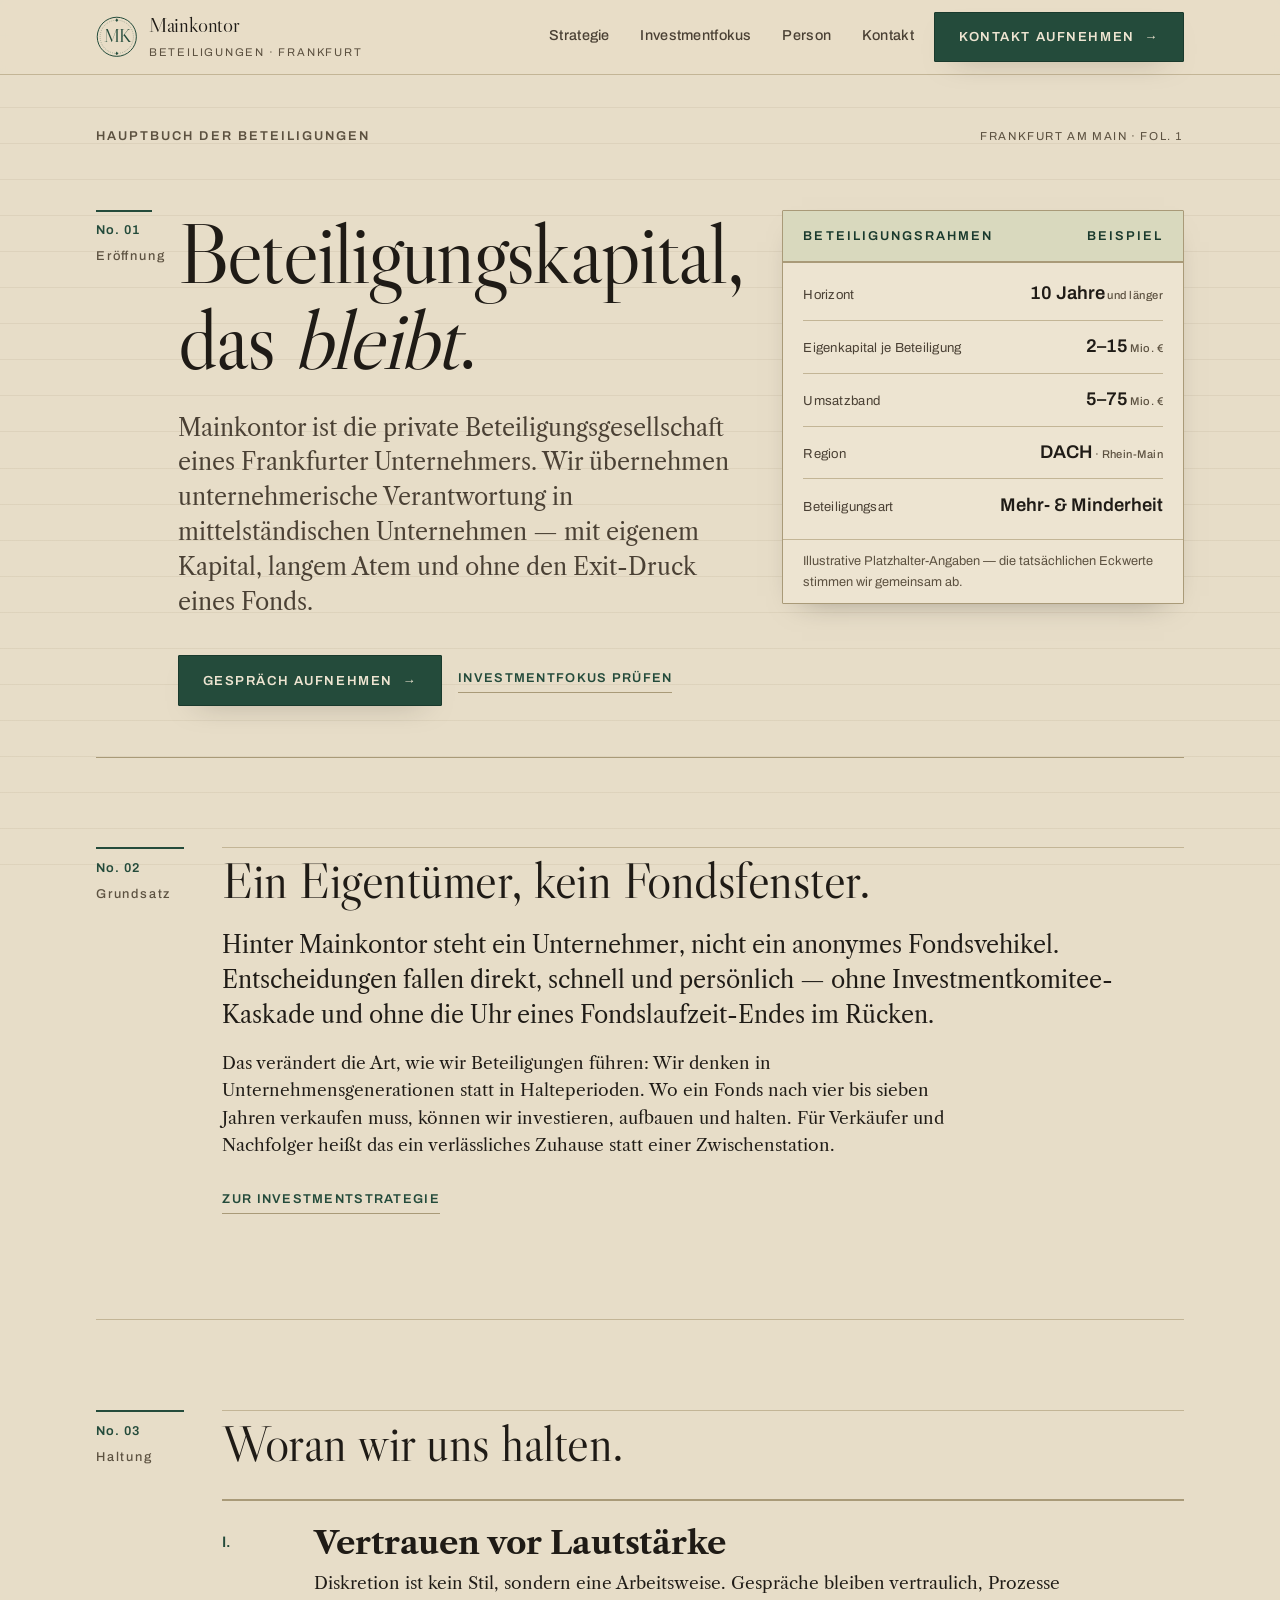
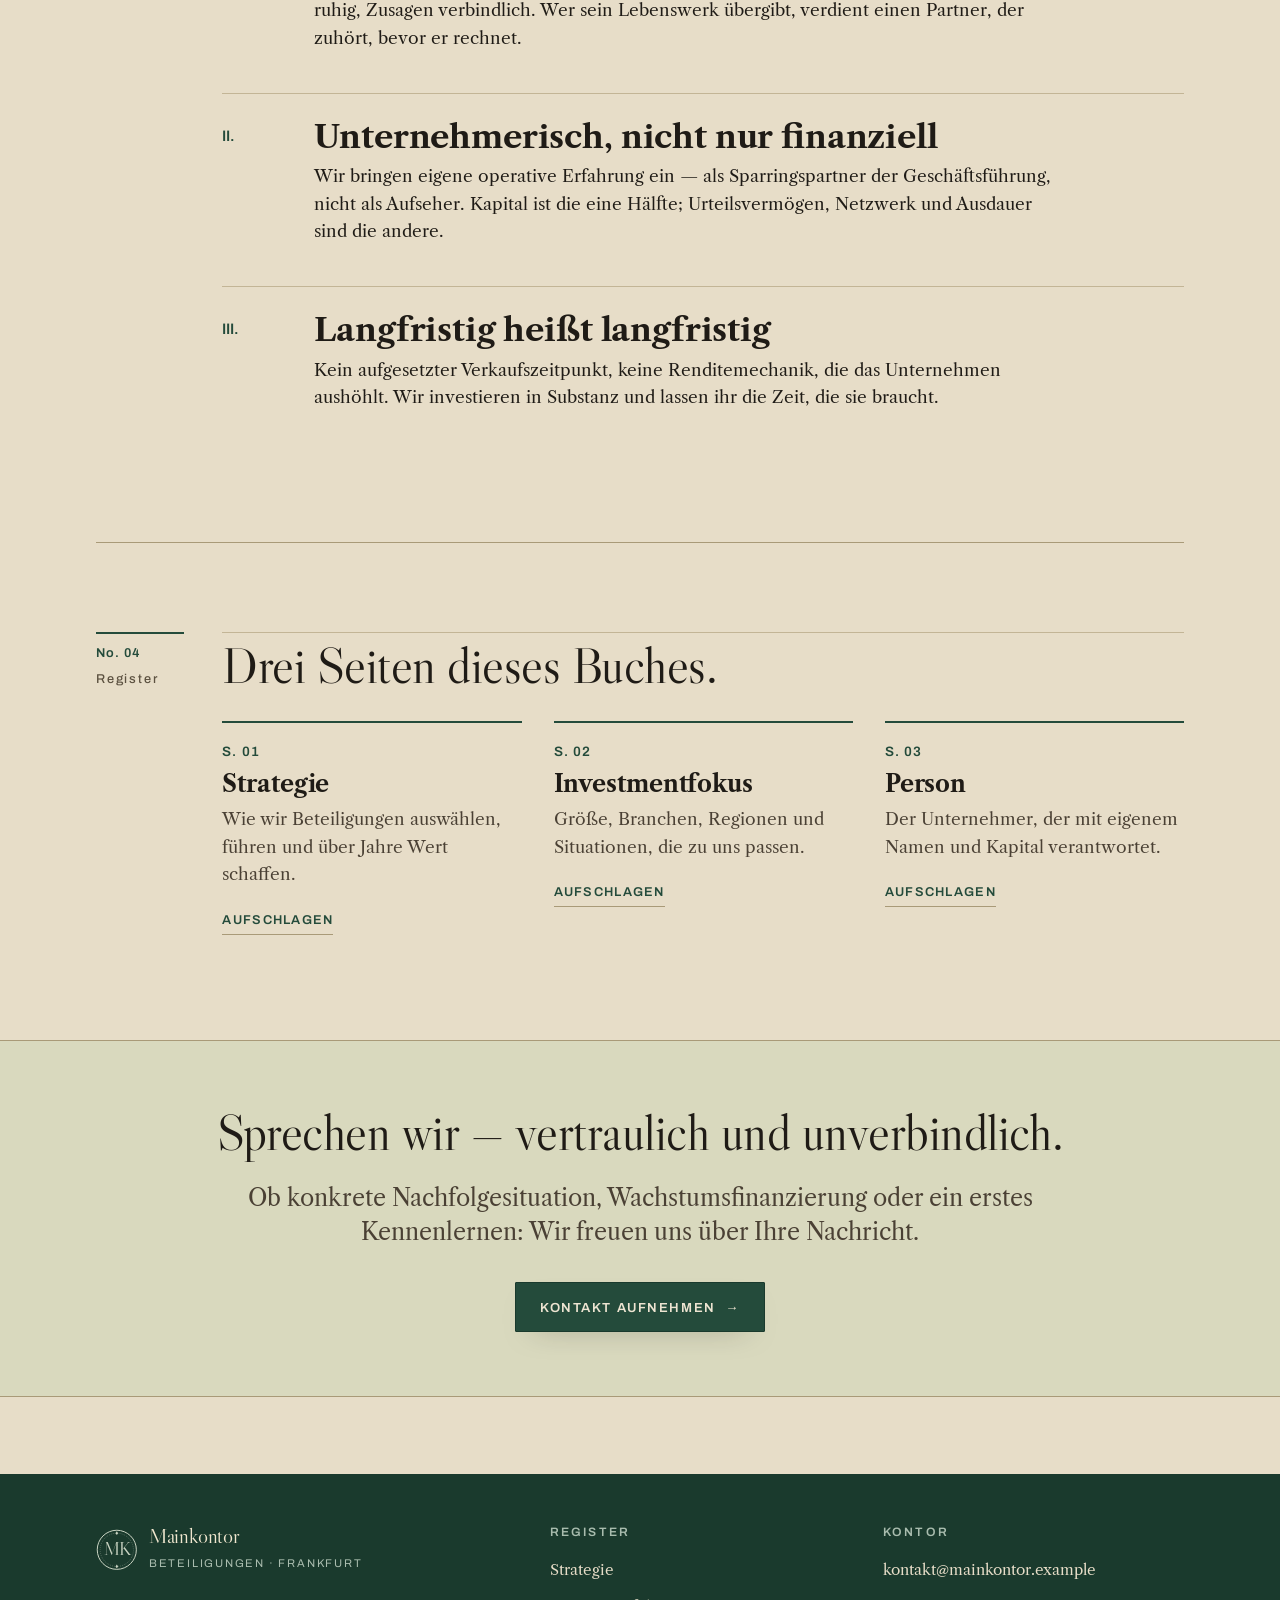
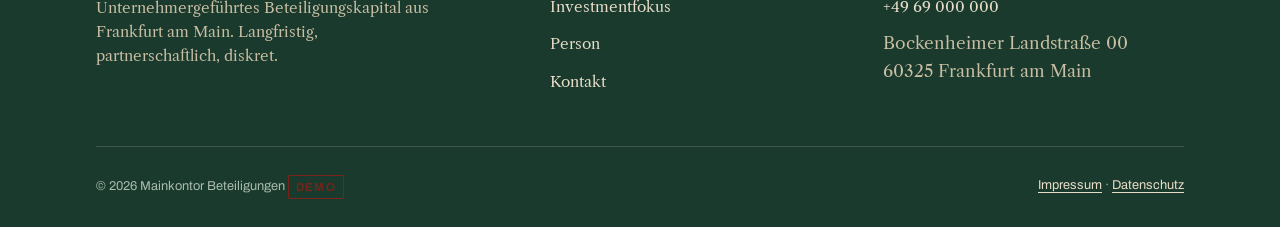
<file: index.html>
<!DOCTYPE html>
<html lang="de">
<head>
<meta charset="utf-8">
<meta name="viewport" content="width=device-width, initial-scale=1">
<title>Mainkontor Beteiligungen — Beteiligungskapital aus Frankfurt</title>
<meta name="description" content="Mainkontor ist die private Beteiligungsgesellschaft eines Frankfurter Unternehmers: unternehmerisches Beteiligungskapital für den Mittelstand — langfristig, partnerschaftlich, diskret.">
<link rel="preload" as="font" type="font/woff2" href="assets/fonts/libre-caslon-display-400.woff2" crossorigin>
<link rel="preload" as="font" type="font/woff2" href="assets/fonts/libre-caslon-text-400.woff2" crossorigin>
<link rel="stylesheet" href="assets/css/main.css">
</head>
<body>
<a class="skip" href="#main">Zum Inhalt springen</a>

<!-- ==================== HEADER ==================== -->
<header class="site-header">
  <div class="wrap site-header__bar">
    <a class="wordmark" href="index.html" aria-label="Mainkontor Beteiligungen — Startseite">
      <span class="seal__mark" style="color:var(--green)" aria-hidden="true">
        <svg viewBox="0 0 100 100" fill="none" xmlns="http://www.w3.org/2000/svg">
          <circle cx="50" cy="50" r="47" stroke="currentColor" stroke-width="2.4"/>
          <circle cx="50" cy="50" r="40" stroke="currentColor" stroke-width="1" stroke-dasharray="1.6 3.2"/>
          <path d="M50 5.5 l3.2 4.5 -3.2 4.5 -3.2 -4.5z" fill="currentColor"/>
          <path d="M50 85.5 l3.2 4.5 -3.2 4.5 -3.2 -4.5z" fill="currentColor"/>
          <text x="50" y="53" text-anchor="middle" dominant-baseline="middle" font-family="'Caslon Display', Georgia, serif" font-size="44" letter-spacing="-2.5" fill="currentColor">MK</text>
        </svg>
      </span>
      <span>
        <span class="wordmark__name">Mainkontor</span>
        <span class="wordmark__sub">Beteiligungen · Frankfurt</span>
      </span>
    </a>
    <div class="site-header__cta">
      <nav class="nav" id="primary-nav" aria-label="Hauptnavigation">
        <a href="strategie.html">Strategie</a>
        <a href="investmentfokus.html">Investmentfokus</a>
        <a href="person.html">Person</a>
        <a href="kontakt.html">Kontakt</a>
      </nav>
      <a class="btn" href="kontakt.html">Kontakt aufnehmen <span class="btn__arrow" aria-hidden="true">→</span></a>
      <button class="nav-toggle__btn" aria-expanded="false" aria-controls="primary-nav">
        <span data-label>Menü</span>
      </button>
    </div>
  </div>
</header>

<main id="main">

  <!-- Running head: book chrome -->
  <div class="wrap section--tight" style="padding-bottom:0">
    <div class="masthead__meta reg" style="margin-bottom:0;color:var(--ink-faint)">
      <span class="label" style="color:var(--ink-faint)">Hauptbuch der Beteiligungen</span>
      <span class="reg" style="margin-left:auto;letter-spacing:.14em;font-size:.72rem">FRANKFURT AM MAIN · FOL. 1</span>
    </div>
  </div>

  <!-- ==================== HERO ==================== -->
  <section class="hero">
    <div class="wrap">
      <div class="hero__grid">
        <div class="entry entry--hero reveal">
          <div class="entry__no">No. 01<small>Eröffnung</small></div>
          <div class="entry__body">
          <h1 class="hero__title">Beteiligungs&shy;kapital, das <em>bleibt</em>.</h1>
          <p class="hero__lead">Mainkontor ist die private Beteiligungsgesellschaft eines Frankfurter Unternehmers. Wir übernehmen unternehmerische Verantwortung in mittelständischen Unternehmen — mit eigenem Kapital, langem Atem und ohne den Exit-Druck eines Fonds.</p>
          <div class="hero__actions">
            <a class="btn" href="kontakt.html">Gespräch aufnehmen <span class="btn__arrow" aria-hidden="true">→</span></a>
            <a class="tick" href="investmentfokus.html">Investmentfokus prüfen</a>
          </div>
          </div>
        </div>
        <aside class="register reveal" data-reveal-delay="120" aria-label="Beteiligungsrahmen im Überblick">
          <div class="register__head">
            <span class="label">Beteiligungsrahmen</span>
            <span class="label">Beispiel</span>
          </div>
          <div class="register__rows">
            <div class="register__row"><span class="register__k">Horizont</span><span class="register__v">10 Jahre<small> und länger</small></span></div>
            <div class="register__row"><span class="register__k">Eigenkapital je Beteiligung</span><span class="register__v">2–15<small> Mio. €</small></span></div>
            <div class="register__row"><span class="register__k">Umsatzband</span><span class="register__v">5–75<small> Mio. €</small></span></div>
            <div class="register__row"><span class="register__k">Region</span><span class="register__v">DACH<small> · Rhein-Main</small></span></div>
            <div class="register__row"><span class="register__k">Beteiligungsart</span><span class="register__v">Mehr- &amp; Minderheit</span></div>
          </div>
          <div class="register__foot">Illustrative Platzhalter-Angaben — die tatsächlichen Eckwerte stimmen wir gemeinsam ab.</div>
        </aside>
      </div>
    </div>
  </section>

  <div class="wrap"><hr class="rule-double"></div>

  <!-- ==================== POSITIONIERUNG ==================== -->
  <section class="section">
    <div class="wrap">
      <div class="entry reveal">
        <div class="entry__no">No. 02<small>Grundsatz</small></div>
        <div class="entry__body">
          <h2>Ein Eigentümer, kein Fondsfenster.</h2>
          <p class="lead" style="margin-top:1.25rem">Hinter Mainkontor steht ein Unternehmer, nicht ein anonymes Fondsvehikel. Entscheidungen fallen direkt, schnell und persönlich — ohne Investmentkomitee-Kaskade und ohne die Uhr eines Fondslaufzeit-Endes im Rücken.</p>
          <p>Das verändert die Art, wie wir Beteiligungen führen: Wir denken in Unternehmensgenerationen statt in Halteperioden. Wo ein Fonds nach vier bis sieben Jahren verkaufen muss, können wir investieren, aufbauen und halten. Für Verkäufer und Nachfolger heißt das ein verlässliches Zuhause statt einer Zwischenstation.</p>
          <p style="margin-top:1.5rem"><a class="tick" href="strategie.html">Zur Investmentstrategie</a></p>
        </div>
      </div>
    </div>
  </section>

  <div class="wrap"><hr class="rule-single"></div>

  <!-- ==================== LEITPRINZIPIEN ==================== -->
  <section class="section">
    <div class="wrap">
      <div class="entry">
        <div class="entry__no">No. 03<small>Haltung</small></div>
        <div class="entry__body">
          <h2 style="margin-bottom:1.75rem">Woran wir uns halten.</h2>
          <div class="ledger-list">
            <div class="ledger-list__item reveal">
              <div class="ledger-list__no">I.</div>
              <div>
                <h3>Vertrauen vor Lautstärke</h3>
                <p>Diskretion ist kein Stil, sondern eine Arbeitsweise. Gespräche bleiben vertraulich, Prozesse ruhig, Zusagen verbindlich. Wer sein Lebenswerk übergibt, verdient einen Partner, der zuhört, bevor er rechnet.</p>
              </div>
            </div>
            <div class="ledger-list__item reveal">
              <div class="ledger-list__no">II.</div>
              <div>
                <h3>Unternehmerisch, nicht nur finanziell</h3>
                <p>Wir bringen eigene operative Erfahrung ein — als Sparringspartner der Geschäftsführung, nicht als Aufseher. Kapital ist die eine Hälfte; Urteilsvermögen, Netzwerk und Ausdauer sind die andere.</p>
              </div>
            </div>
            <div class="ledger-list__item reveal">
              <div class="ledger-list__no">III.</div>
              <div>
                <h3>Langfristig heißt langfristig</h3>
                <p>Kein aufgesetzter Verkaufszeitpunkt, keine Renditemechanik, die das Unternehmen aushöhlt. Wir investieren in Substanz und lassen ihr die Zeit, die sie braucht.</p>
              </div>
            </div>
          </div>
        </div>
      </div>
    </div>
  </section>

  <div class="wrap"><hr class="rule-double"></div>

  <!-- ==================== WEGWEISER ==================== -->
  <section class="section">
    <div class="wrap">
      <div class="entry">
        <div class="entry__no">No. 04<small>Register</small></div>
        <div class="entry__body">
          <h2 style="margin-bottom:1.75rem">Drei Seiten dieses Buches.</h2>
          <div class="situations">
            <article class="situation reveal">
              <div class="situation__no">S. 01</div>
              <h3>Strategie</h3>
              <p>Wie wir Beteiligungen auswählen, führen und über Jahre Wert schaffen.</p>
              <p style="margin-top:.9rem"><a class="tick" href="strategie.html">Aufschlagen</a></p>
            </article>
            <article class="situation reveal" data-reveal-delay="90">
              <div class="situation__no">S. 02</div>
              <h3>Investmentfokus</h3>
              <p>Größe, Branchen, Regionen und Situationen, die zu uns passen.</p>
              <p style="margin-top:.9rem"><a class="tick" href="investmentfokus.html">Aufschlagen</a></p>
            </article>
            <article class="situation reveal" data-reveal-delay="180">
              <div class="situation__no">S. 03</div>
              <h3>Person</h3>
              <p>Der Unternehmer, der mit eigenem Namen und Kapital verantwortet.</p>
              <p style="margin-top:.9rem"><a class="tick" href="person.html">Aufschlagen</a></p>
            </article>
          </div>
        </div>
      </div>
    </div>
  </section>

  <!-- ==================== CTA CLOSE ==================== -->
  <section class="section band" style="background:var(--green-tint);border-block:1px solid var(--rule-strong)">
    <div class="wrap wrap--narrow" style="text-align:center">
      <h2 class="reveal">Sprechen wir — vertraulich und unverbindlich.</h2>
      <p class="lead reveal" style="margin:1.25rem auto 2rem;color:var(--ink-soft)">Ob konkrete Nachfolgesituation, Wachstumsfinanzierung oder ein erstes Kennenlernen: Wir freuen uns über Ihre Nachricht.</p>
      <a class="btn reveal" href="kontakt.html">Kontakt aufnehmen <span class="btn__arrow" aria-hidden="true">→</span></a>
    </div>
  </section>

</main>

<!-- ==================== FOOTER ==================== -->
<footer class="site-footer">
  <div class="wrap">
    <div class="site-footer__top">
      <div class="site-footer__col">
        <a class="wordmark" href="index.html" aria-label="Mainkontor Beteiligungen — Startseite">
          <span class="seal__mark" style="color:#c9d3c2" aria-hidden="true">
            <svg viewBox="0 0 100 100" fill="none" xmlns="http://www.w3.org/2000/svg">
              <circle cx="50" cy="50" r="47" stroke="currentColor" stroke-width="2.4"/>
              <circle cx="50" cy="50" r="40" stroke="currentColor" stroke-width="1" stroke-dasharray="1.6 3.2"/>
              <path d="M50 5.5 l3.2 4.5 -3.2 4.5 -3.2 -4.5z" fill="currentColor"/>
              <path d="M50 85.5 l3.2 4.5 -3.2 4.5 -3.2 -4.5z" fill="currentColor"/>
              <text x="50" y="53" text-anchor="middle" dominant-baseline="middle" font-family="'Caslon Display', Georgia, serif" font-size="44" letter-spacing="-2.5" fill="currentColor">MK</text>
            </svg>
          </span>
          <span>
            <span class="wordmark__name">Mainkontor</span>
            <span class="wordmark__sub">Beteiligungen · Frankfurt</span>
          </span>
        </a>
        <p style="margin-top:1.1rem;max-width:34ch;color:#c8bea3;font-size:.95rem">Unternehmergeführtes Beteiligungskapital aus Frankfurt am Main. Langfristig, partnerschaftlich, diskret.</p>
      </div>
      <div class="site-footer__col">
        <h3>Register</h3>
        <ul>
          <li><a href="strategie.html">Strategie</a></li>
          <li><a href="investmentfokus.html">Investmentfokus</a></li>
          <li><a href="person.html">Person</a></li>
          <li><a href="kontakt.html">Kontakt</a></li>
        </ul>
      </div>
      <div class="site-footer__col">
        <h3>Kontor</h3>
        <ul>
          <li><a href="mailto:kontakt@mainkontor.example">kontakt@mainkontor.example</a></li>
          <li><a href="tel:+496900000000">+49 69 000 000</a></li>
          <li><span style="color:#c8bea3">Bockenheimer Landstraße 00<br>60325 Frankfurt am Main</span></li>
        </ul>
      </div>
    </div>
    <div class="site-footer__bottom">
      <div class="site-footer__seal"><span>© <span data-year>2026</span> Mainkontor Beteiligungen <span class="demo-badge">Demo</span></span></div>
      <div><a href="impressum.html">Impressum</a> · <a href="datenschutz.html">Datenschutz</a></div>
    </div>
  </div>
</footer>

<script src="assets/js/config.js"></script>
<script src="assets/js/main.js" defer></script>
</body>
</html>
</file>
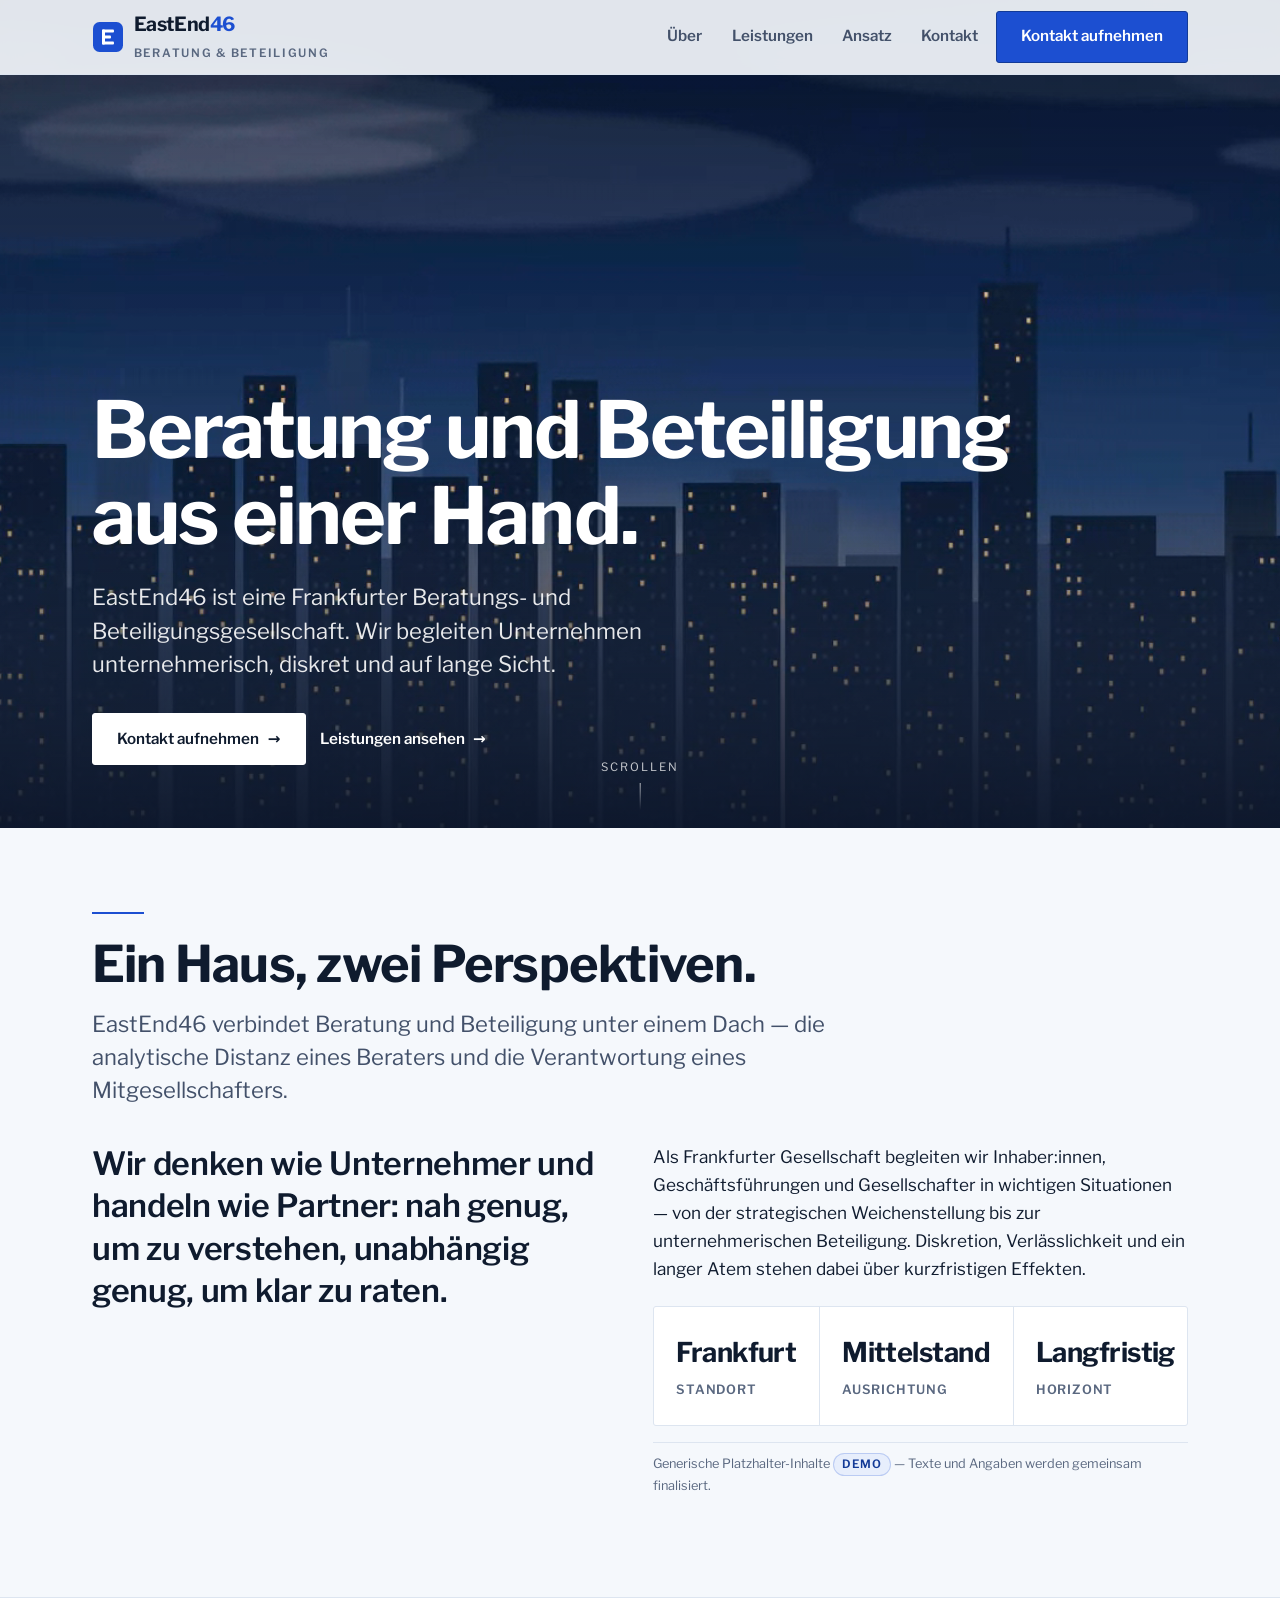
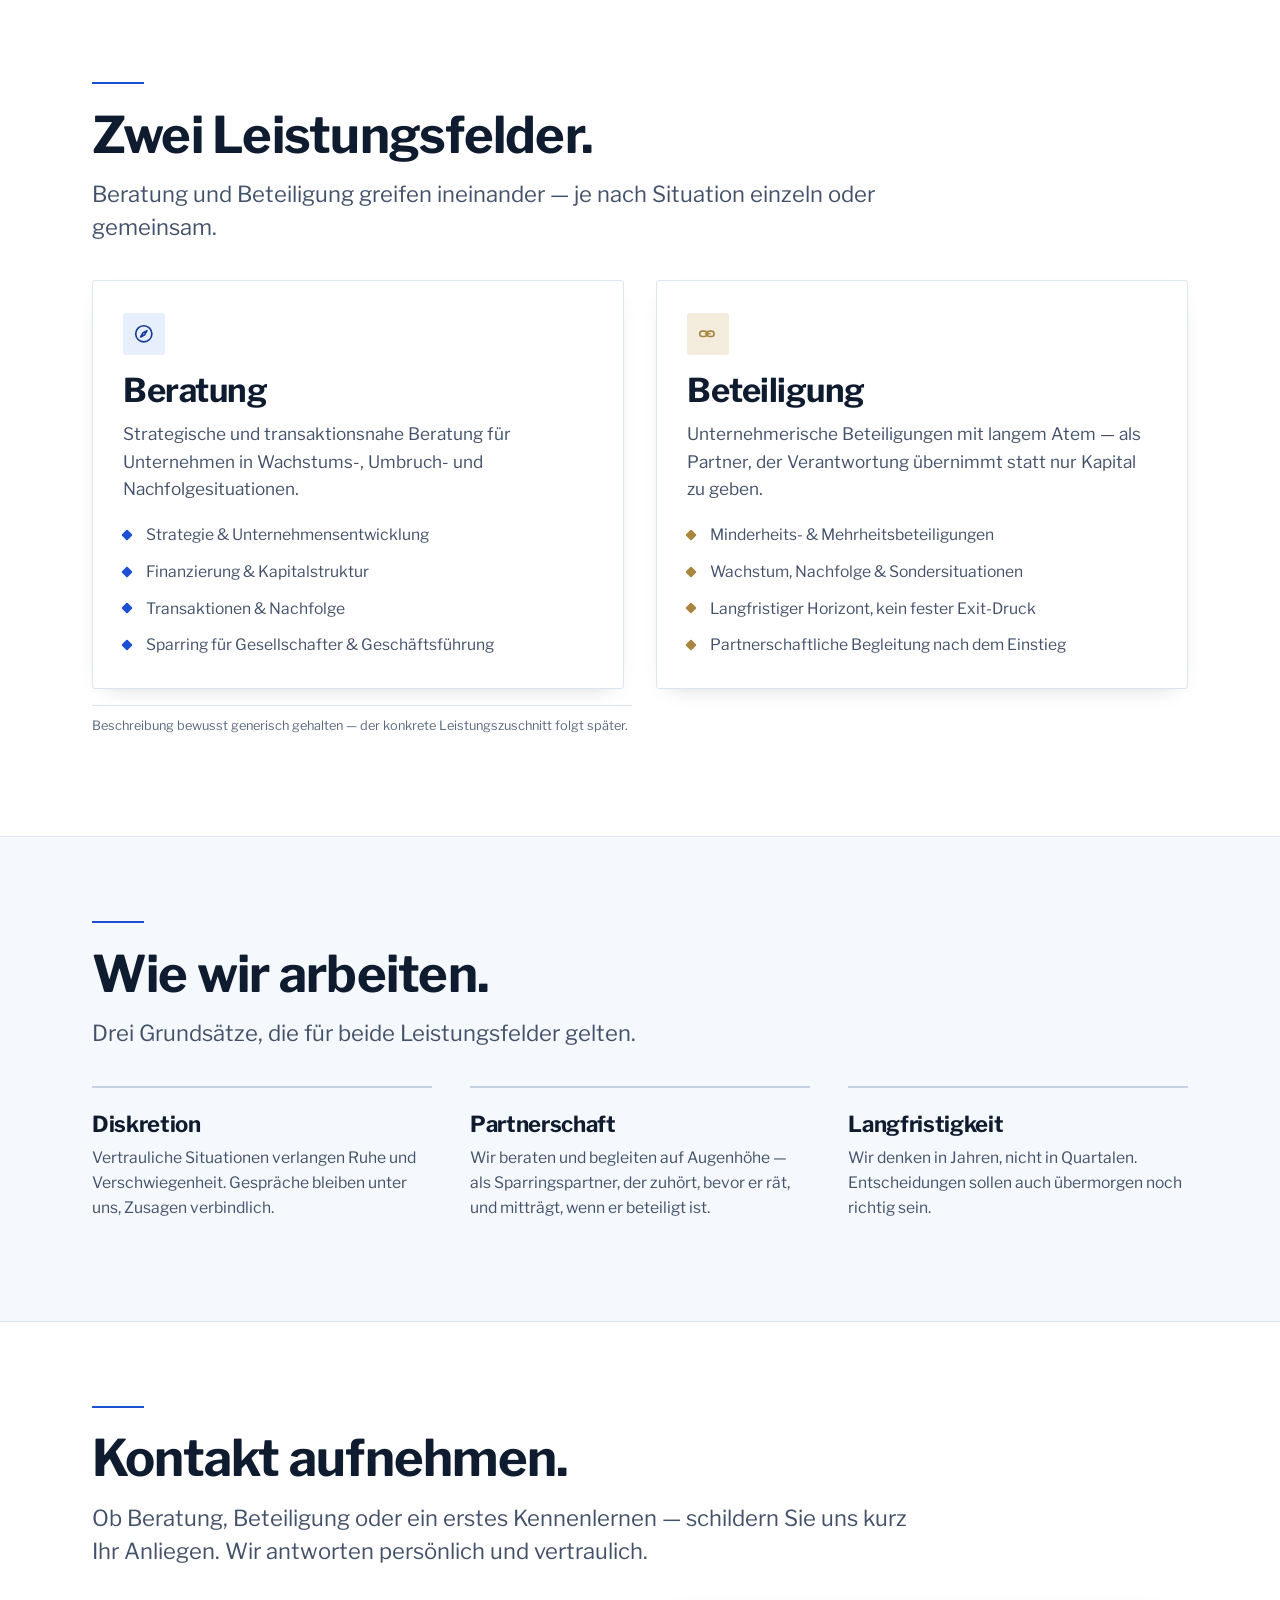
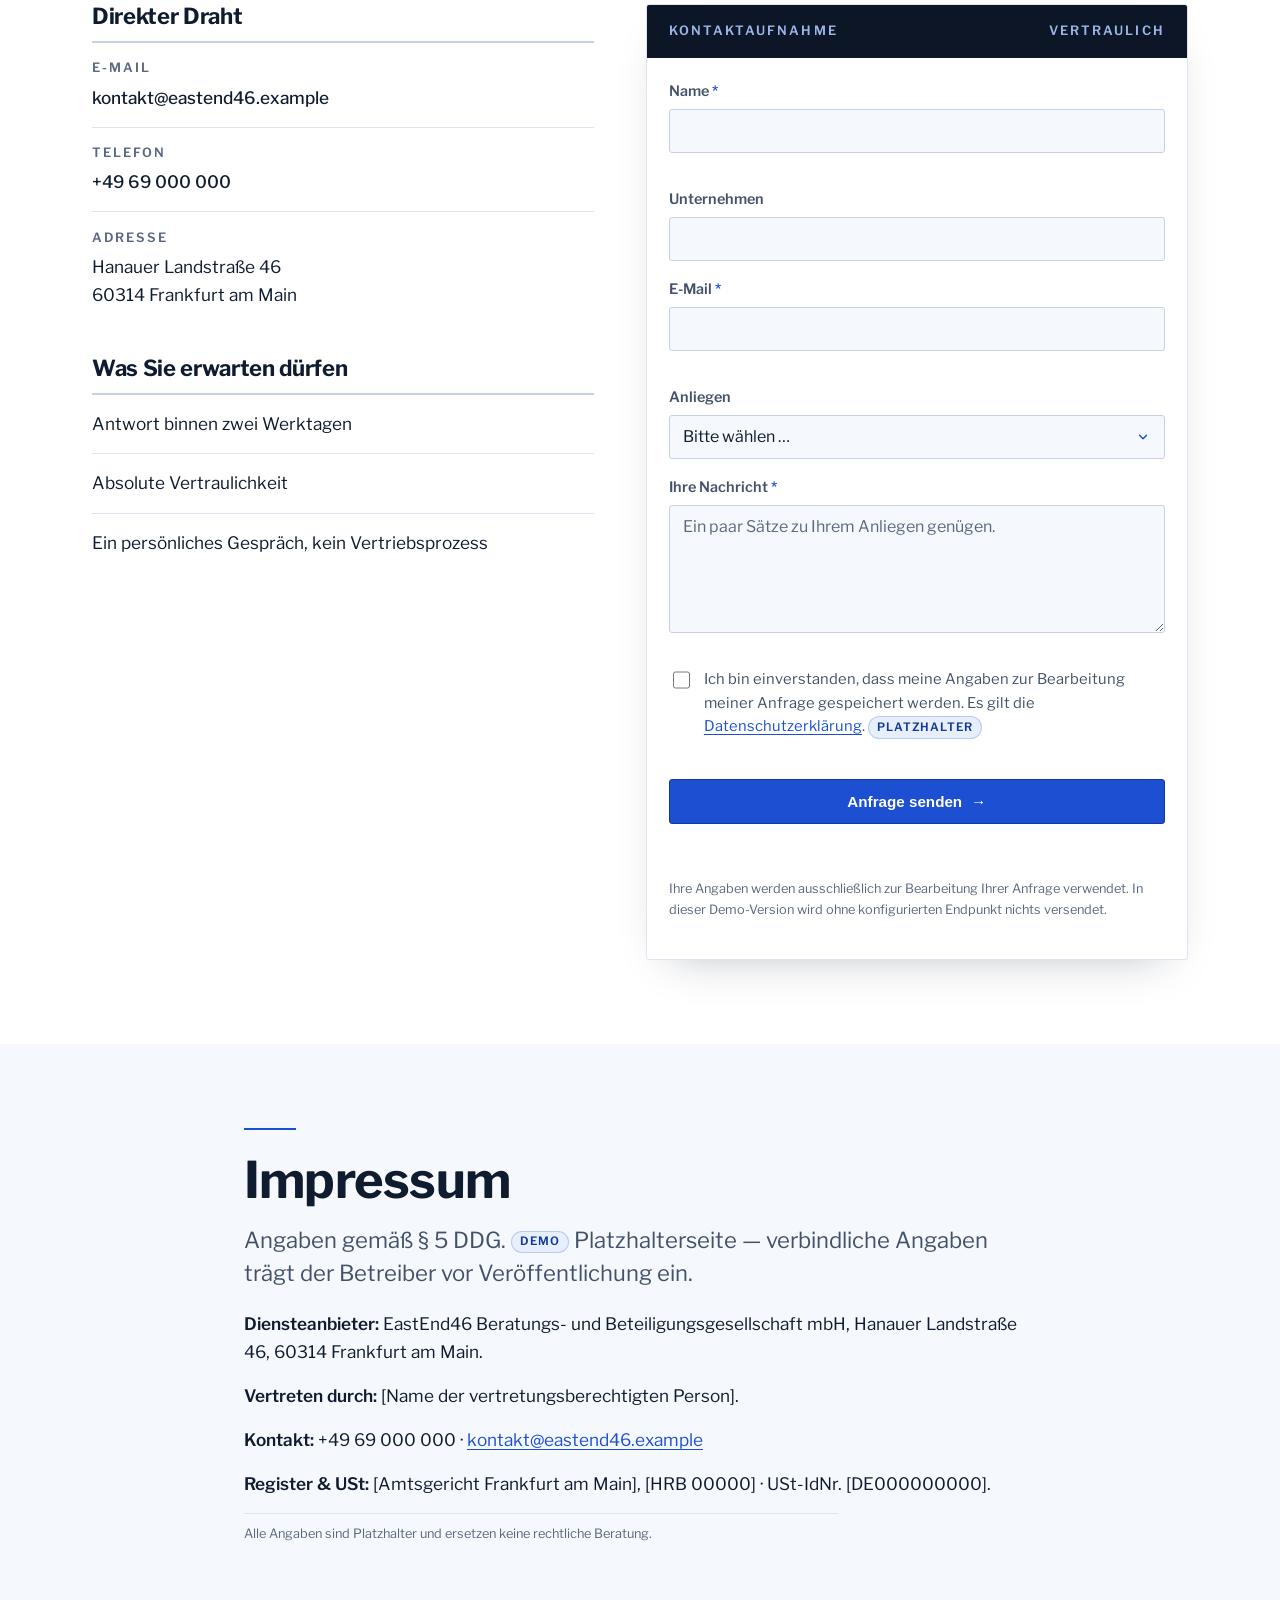
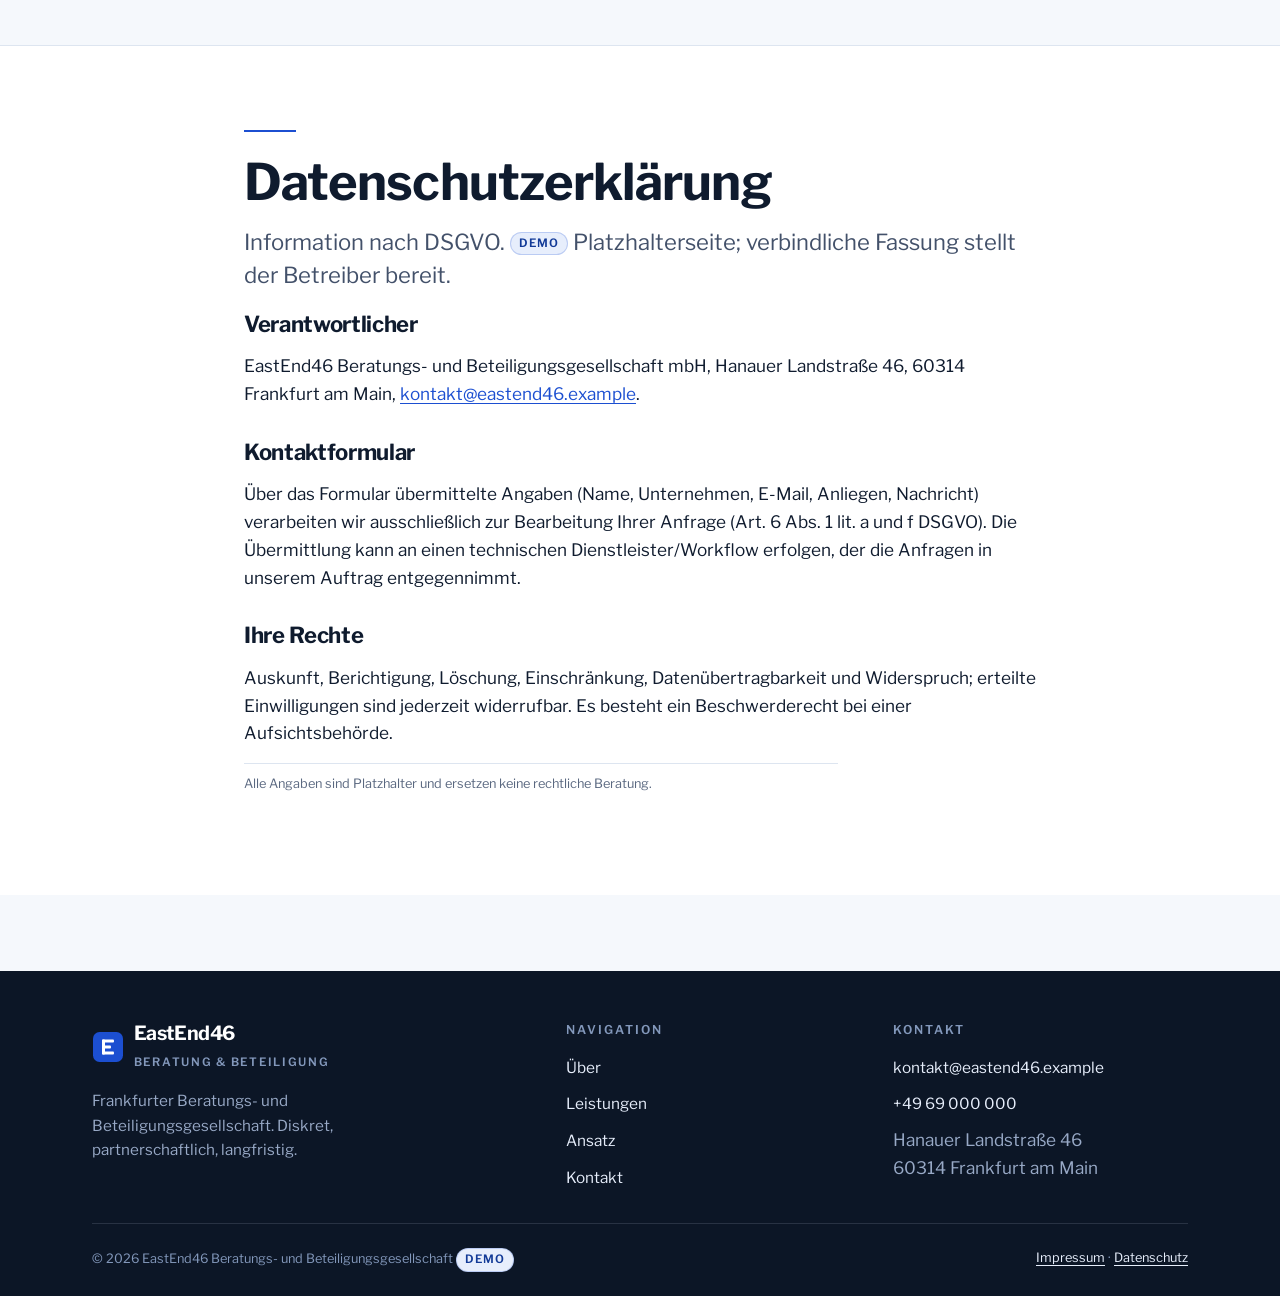
<file: eastend46/index.html>
<!DOCTYPE html>
<html lang="de">
<head>
<meta charset="utf-8">
<meta name="viewport" content="width=device-width, initial-scale=1">
<title>EastEnd46 — Beratungs- und Beteiligungsgesellschaft, Frankfurt am Main</title>
<meta name="description" content="EastEnd46 ist eine Frankfurter Beratungs- und Beteiligungsgesellschaft: strategische Beratung und unternehmerische Beteiligungen aus einer Hand — diskret, partnerschaftlich, langfristig.">
<link rel="preload" as="font" type="font/woff2" href="assets/fonts/libre-franklin-var.woff2" crossorigin>
<link rel="stylesheet" href="assets/css/ee.css">
</head>
<body>
<a class="skip" href="#ueber">Zum Inhalt springen</a>

<header class="site-header">
  <div class="wrap site-header__bar">
    <a class="wordmark" href="#start" aria-label="EastEnd46 — Seitenanfang">
      <span class="logomark" style="color:var(--accent)" aria-hidden="true">
        <svg viewBox="0 0 32 32" fill="none" xmlns="http://www.w3.org/2000/svg">
          <rect x="1" y="1" width="30" height="30" rx="6.5" fill="currentColor"/>
          <g fill="#fff"><rect x="10" y="8.5" width="12" height="3" rx="1"/><rect x="10" y="14.5" width="9" height="3" rx="1"/><rect x="10" y="20.5" width="12" height="3" rx="1"/><rect x="10" y="8.5" width="3" height="15" rx="1"/></g>
        </svg>
      </span>
      <span>
        <span class="wordmark__txt">EastEnd<b>46</b></span>
        <span class="wordmark__sub">Beratung &amp; Beteiligung</span>
      </span>
    </a>
    <div class="site-header__cta">
      <nav class="nav" id="primary-nav" aria-label="Navigation">
        <a class="nav-a" href="#ueber">Über</a>
        <a class="nav-a" href="#leistungen">Leistungen</a>
        <a class="nav-a" href="#ansatz">Ansatz</a>
        <a class="nav-a" href="#kontakt">Kontakt</a>
      </nav>
      <a class="btn" href="#kontakt">Kontakt aufnehmen</a>
      <button class="nav-toggle__btn" aria-expanded="false" aria-controls="primary-nav"><span data-label>Menü</span></button>
    </div>
  </div>
</header>

<main>

  <!-- ===== HERO (Video) ===== -->
  <section id="start" class="hero">
    <div class="hero__media">
      <video autoplay muted loop playsinline preload="auto" poster="assets/img/skyline-poster.jpg" aria-hidden="true">
        <source src="assets/video/skyline.webm" type="video/webm">
        <!-- Für volle Safari-Unterstützung / echten Drohnen-Clip: assets/video/skyline.mp4 (H.264) ergänzen:
             <source src="assets/video/skyline.mp4" type="video/mp4"> -->
      </video>
    </div>
    <div class="hero__scrim" aria-hidden="true"></div>
    <div class="hero__inner">
      <div class="wrap">
        <h1>Beratung und Beteiligung<br>aus einer Hand.</h1>
        <p class="hero__lead">EastEnd46 ist eine Frankfurter Beratungs- und Beteiligungsgesellschaft. Wir begleiten Unternehmen unternehmerisch, diskret und auf lange Sicht.</p>
        <div class="hero__actions">
          <a class="btn btn--light" href="#kontakt">Kontakt aufnehmen <span aria-hidden="true">→</span></a>
          <a class="tick" href="#leistungen" style="color:#fff">Leistungen ansehen</a>
        </div>
      </div>
    </div>
    <div class="hero__cue" aria-hidden="true">Scrollen<span></span></div>
  </section>

  <!-- ===== ÜBER ===== -->
  <section id="ueber" class="chapter section">
    <div class="wrap">
      <div class="head reveal">
        <hr class="rule">
        <h2>Ein Haus, zwei Perspektiven.</h2>
        <p class="lead">EastEnd46 verbindet Beratung und Beteiligung unter einem Dach — die analytische Distanz eines Beraters und die Verantwortung eines Mitgesellschafters.</p>
      </div>
      <div class="two">
        <p class="statement reveal">Wir denken wie Unternehmer und handeln wie Partner: nah genug, um zu verstehen, unabhängig genug, um klar zu raten.</p>
        <div class="reveal">
          <p>Als Frankfurter Gesellschaft begleiten wir Inhaber:innen, Geschäftsführungen und Gesellschafter in wichtigen Situationen — von der strategischen Weichenstellung bis zur unternehmerischen Beteiligung. Diskretion, Verlässlichkeit und ein langer Atem stehen dabei über kurzfristigen Effekten.</p>
          <div class="facts reveal" style="margin-top:1.5rem">
            <div class="fact"><div class="v">Frankfurt</div><div class="k">Standort</div></div>
            <div class="fact"><div class="v">Mittelstand</div><div class="k">Ausrichtung</div></div>
            <div class="fact"><div class="v">Langfristig</div><div class="k">Horizont</div></div>
          </div>
          <p class="demo-note">Generische Platzhalter-Inhalte <span class="demo-badge">Demo</span> — Texte und Angaben werden gemeinsam finalisiert.</p>
        </div>
      </div>
    </div>
  </section>

  <!-- ===== LEISTUNGEN ===== -->
  <section id="leistungen" class="chapter section" style="background:var(--bg-2);border-block:1px solid var(--line)">
    <div class="wrap">
      <div class="head reveal">
        <hr class="rule">
        <h2>Zwei Leistungsfelder.</h2>
        <p class="lead">Beratung und Beteiligung greifen ineinander — je nach Situation einzeln oder gemeinsam.</p>
      </div>
      <div class="services">
        <article class="service service--beratung reveal">
          <span class="service__ic" aria-hidden="true">
            <svg viewBox="0 0 24 24" fill="none" stroke="currentColor" stroke-width="1.8" stroke-linecap="round" stroke-linejoin="round"><circle cx="12" cy="12" r="9"/><path d="M15.5 8.5 13 13l-4.5 2.5L11 11z"/></svg>
          </span>
          <h3>Beratung</h3>
          <p>Strategische und transaktionsnahe Beratung für Unternehmen in Wachstums-, Umbruch- und Nachfolgesituationen.</p>
          <ul class="service__list">
            <li>Strategie &amp; Unternehmensentwicklung</li>
            <li>Finanzierung &amp; Kapitalstruktur</li>
            <li>Transaktionen &amp; Nachfolge</li>
            <li>Sparring für Gesellschafter &amp; Geschäftsführung</li>
          </ul>
        </article>
        <article class="service service--beteiligung reveal" data-reveal-delay="90">
          <span class="service__ic" aria-hidden="true">
            <svg viewBox="0 0 24 24" fill="none" stroke="currentColor" stroke-width="1.8" stroke-linecap="round" stroke-linejoin="round"><path d="M8 9a3 3 0 1 1 0 6H6a3 3 0 0 1 0-6z"/><path d="M16 9a3 3 0 1 1 0 6h-2a3 3 0 0 1 0-6z"/><path d="M9.5 12h5"/></svg>
          </span>
          <h3>Beteiligung</h3>
          <p>Unternehmerische Beteiligungen mit langem Atem — als Partner, der Verantwortung übernimmt statt nur Kapital zu geben.</p>
          <ul class="service__list">
            <li>Minderheits- &amp; Mehrheitsbeteiligungen</li>
            <li>Wachstum, Nachfolge &amp; Sondersituationen</li>
            <li>Langfristiger Horizont, kein fester Exit-Druck</li>
            <li>Partnerschaftliche Begleitung nach dem Einstieg</li>
          </ul>
        </article>
      </div>
      <p class="demo-note reveal" style="max-width:60ch">Beschreibung bewusst generisch gehalten — der konkrete Leistungszuschnitt folgt später.</p>
    </div>
  </section>

  <!-- ===== ANSATZ ===== -->
  <section id="ansatz" class="chapter section">
    <div class="wrap">
      <div class="head reveal">
        <hr class="rule">
        <h2>Wie wir arbeiten.</h2>
        <p class="lead">Drei Grundsätze, die für beide Leistungsfelder gelten.</p>
      </div>
      <div class="principles">
        <div class="principle reveal">
<h3>Diskretion</h3>
          <p>Vertrauliche Situationen verlangen Ruhe und Verschwiegenheit. Gespräche bleiben unter uns, Zusagen verbindlich.</p>
        </div>
        <div class="principle reveal" data-reveal-delay="90">
<h3>Partnerschaft</h3>
          <p>Wir beraten und begleiten auf Augenhöhe — als Sparringspartner, der zuhört, bevor er rät, und mitträgt, wenn er beteiligt ist.</p>
        </div>
        <div class="principle reveal" data-reveal-delay="180">
<h3>Langfristigkeit</h3>
          <p>Wir denken in Jahren, nicht in Quartalen. Entscheidungen sollen auch übermorgen noch richtig sein.</p>
        </div>
      </div>
    </div>
  </section>

  <!-- ===== KONTAKT ===== -->
  <section id="kontakt" class="chapter section" style="background:var(--bg-2);border-top:1px solid var(--line)">
    <div class="wrap">
      <div class="head reveal">
        <hr class="rule">
        <h2>Kontakt aufnehmen.</h2>
        <p class="lead">Ob Beratung, Beteiligung oder ein erstes Kennenlernen — schildern Sie uns kurz Ihr Anliegen. Wir antworten persönlich und vertraulich.</p>
      </div>
      <div class="contact-grid">
        <aside class="stack-lg reveal">
          <div>
            <h3 style="font-size:var(--s1);margin-bottom:.8rem">Direkter Draht</h3>
            <div class="coords">
              <div class="coords__row"><span class="kicker">E-Mail</span><a href="mailto:kontakt@eastend46.example">kontakt@eastend46.example</a></div>
              <div class="coords__row"><span class="kicker">Telefon</span><a href="tel:+496900000000">+49 69 000 000</a></div>
              <div class="coords__row"><span class="kicker">Adresse</span><span>Hanauer Landstraße 46<br>60314 Frankfurt am Main</span></div>
            </div>
          </div>
          <div>
            <h3 style="font-size:var(--s1);margin-bottom:.8rem">Was Sie erwarten dürfen</h3>
            <div class="coords">
              <div class="coords__row"><span>Antwort binnen zwei Werktagen</span></div>
              <div class="coords__row"><span>Absolute Vertraulichkeit</span></div>
              <div class="coords__row"><span>Ein persönliches Gespräch, kein Vertriebsprozess</span></div>
            </div>
          </div>
        </aside>

        <form class="form" id="kontakt-form" novalidate>
          <div class="form__head"><span class="kicker">Kontaktaufnahme</span><span class="kicker">Vertraulich</span></div>
          <div class="form__body">
            <div class="field" data-field="name">
              <label for="f-name">Name <span class="req" aria-hidden="true">*</span></label>
              <input id="f-name" name="name" type="text" autocomplete="name" required>
              <span class="field__error" aria-live="polite"></span>
            </div>
            <div class="field" data-field="company">
              <label for="f-company">Unternehmen</label>
              <input id="f-company" name="company" type="text" autocomplete="organization">
            </div>
            <div class="field" data-field="email">
              <label for="f-email">E-Mail <span class="req" aria-hidden="true">*</span></label>
              <input id="f-email" name="email" type="email" autocomplete="email" required>
              <span class="field__error" aria-live="polite"></span>
            </div>
            <div class="field" data-field="topic">
              <label for="f-topic">Anliegen</label>
              <select id="f-topic" name="topic">
                <option value="">Bitte wählen …</option>
                <option>Beratung</option>
                <option>Beteiligung</option>
                <option>Beratung &amp; Beteiligung</option>
                <option>Erstes Kennenlernen</option>
                <option>Sonstiges</option>
              </select>
            </div>
            <div class="field" data-field="message">
              <label for="f-message">Ihre Nachricht <span class="req" aria-hidden="true">*</span></label>
              <textarea id="f-message" name="message" rows="5" required placeholder="Ein paar Sätze zu Ihrem Anliegen genügen."></textarea>
              <span class="field__error" aria-live="polite"></span>
            </div>
            <div class="field field--check" data-field="consent">
              <input id="f-consent" name="consent" type="checkbox" required>
              <label for="f-consent">Ich bin einverstanden, dass meine Angaben zur Bearbeitung meiner Anfrage gespeichert werden. Es gilt die <a href="#datenschutz">Datenschutzerklärung</a>. <span class="demo-badge">Platzhalter</span></label>
              <span class="field__error" aria-live="polite" style="grid-column:1 / -1"></span>
            </div>
            <div class="hp" aria-hidden="true">
              <label for="f-website">Website (bitte leer lassen)</label>
              <input id="f-website" name="website" type="text" tabindex="-1" autocomplete="off">
            </div>
            <button class="btn btn--block" type="submit">Anfrage senden <span aria-hidden="true">→</span></button>
            <p class="form__status" role="status" aria-live="polite"></p>
          </div>
          <p class="form__note">Ihre Angaben werden ausschließlich zur Bearbeitung Ihrer Anfrage verwendet. In dieser Demo-Version wird ohne konfigurierten Endpunkt nichts versendet.</p>
        </form>

        <template id="form-success">
          <div class="form-success">
            <span class="logomark" style="color:var(--accent)" aria-hidden="true">
              <svg viewBox="0 0 32 32" fill="none" xmlns="http://www.w3.org/2000/svg"><rect x="1" y="1" width="30" height="30" rx="6.5" fill="currentColor"/><path d="M10 16.5 l4 4 8 -9" stroke="#fff" stroke-width="3" stroke-linecap="round" stroke-linejoin="round"/></svg>
            </span>
            <h3>Vielen Dank.</h3>
            <p>Ihre Anfrage ist eingegangen. Wir melden uns persönlich, in der Regel binnen zwei Werktagen.</p>
            <p data-demo-note class="demo-note" style="border:0;max-width:44ch" hidden>Hinweis: Demo ohne angebundenen Endpunkt — es wurde nichts versendet. Mit konfiguriertem Webhook geht die Anfrage an den hinterlegten Workflow.</p>
          </div>
        </template>
      </div>
    </div>
  </section>

  <!-- ===== IMPRESSUM ===== -->
  <section id="impressum" class="chapter section">
    <div class="wrap wrap--narrow">
      <hr class="rule"><h2>Impressum</h2>
      <p class="lead" style="margin-top:1rem">Angaben gemäß § 5 DDG. <span class="demo-badge">Demo</span> Platzhalterseite — verbindliche Angaben trägt der Betreiber vor Veröffentlichung ein.</p>
      <div class="stack" style="margin-top:1.25rem">
        <p><strong>Diensteanbieter:</strong> EastEnd46 Beratungs- und Beteiligungsgesellschaft mbH, Hanauer Landstraße 46, 60314 Frankfurt am Main.</p>
        <p><strong>Vertreten durch:</strong> [Name der vertretungsberechtigten Person].</p>
        <p><strong>Kontakt:</strong> +49 69 000 000 · <a href="mailto:kontakt@eastend46.example">kontakt@eastend46.example</a></p>
        <p><strong>Register &amp; USt:</strong> [Amtsgericht Frankfurt am Main], [HRB 00000] · USt-IdNr. [DE000000000].</p>
      </div>
      <p class="demo-note">Alle Angaben sind Platzhalter und ersetzen keine rechtliche Beratung.</p>
    </div>
  </section>

  <!-- ===== DATENSCHUTZ ===== -->
  <section id="datenschutz" class="chapter section" style="background:var(--bg-2);border-top:1px solid var(--line)">
    <div class="wrap wrap--narrow">
      <hr class="rule"><h2>Datenschutzerklärung</h2>
      <p class="lead" style="margin-top:1rem">Information nach DSGVO. <span class="demo-badge">Demo</span> Platzhalterseite; verbindliche Fassung stellt der Betreiber bereit.</p>
      <div class="stack-lg" style="margin-top:1.25rem">
        <div class="stack"><h3 style="font-size:var(--s1)">Verantwortlicher</h3><p>EastEnd46 Beratungs- und Beteiligungsgesellschaft mbH, Hanauer Landstraße 46, 60314 Frankfurt am Main, <a href="mailto:kontakt@eastend46.example">kontakt@eastend46.example</a>.</p></div>
        <div class="stack"><h3 style="font-size:var(--s1)">Kontaktformular</h3><p>Über das Formular übermittelte Angaben (Name, Unternehmen, E-Mail, Anliegen, Nachricht) verarbeiten wir ausschließlich zur Bearbeitung Ihrer Anfrage (Art. 6 Abs. 1 lit. a und f DSGVO). Die Übermittlung kann an einen technischen Dienstleister/Workflow erfolgen, der die Anfragen in unserem Auftrag entgegennimmt.</p></div>
        <div class="stack"><h3 style="font-size:var(--s1)">Ihre Rechte</h3><p>Auskunft, Berichtigung, Löschung, Einschränkung, Datenübertragbarkeit und Widerspruch; erteilte Einwilligungen sind jederzeit widerrufbar. Es besteht ein Beschwerderecht bei einer Aufsichtsbehörde.</p></div>
      </div>
      <p class="demo-note">Alle Angaben sind Platzhalter und ersetzen keine rechtliche Beratung.</p>
    </div>
  </section>

</main>

<footer class="site-footer">
  <div class="wrap">
    <div class="site-footer__top">
      <div class="site-footer__col">
        <a class="wordmark" href="#start" aria-label="EastEnd46 — Seitenanfang">
          <span class="logomark" style="color:var(--accent)" aria-hidden="true">
            <svg viewBox="0 0 32 32" fill="none" xmlns="http://www.w3.org/2000/svg"><rect x="1" y="1" width="30" height="30" rx="6.5" fill="currentColor"/><g fill="#fff"><rect x="10" y="8.5" width="12" height="3" rx="1"/><rect x="10" y="14.5" width="9" height="3" rx="1"/><rect x="10" y="20.5" width="12" height="3" rx="1"/><rect x="10" y="8.5" width="3" height="15" rx="1"/></g></svg>
          </span>
          <span>
            <span class="wordmark__txt">EastEnd<b>46</b></span>
            <span class="wordmark__sub">Beratung &amp; Beteiligung</span>
          </span>
        </a>
        <p style="margin-top:1.1rem;max-width:36ch;color:#98a9c6;font-size:.95rem">Frankfurter Beratungs- und Beteiligungsgesellschaft. Diskret, partnerschaftlich, langfristig.</p>
      </div>
      <div class="site-footer__col">
        <h3>Navigation</h3>
        <ul>
          <li><a href="#ueber">Über</a></li>
          <li><a href="#leistungen">Leistungen</a></li>
          <li><a href="#ansatz">Ansatz</a></li>
          <li><a href="#kontakt">Kontakt</a></li>
        </ul>
      </div>
      <div class="site-footer__col">
        <h3>Kontakt</h3>
        <ul>
          <li><a href="mailto:kontakt@eastend46.example">kontakt@eastend46.example</a></li>
          <li><a href="tel:+496900000000">+49 69 000 000</a></li>
          <li><span style="color:#98a9c6">Hanauer Landstraße 46<br>60314 Frankfurt am Main</span></li>
        </ul>
      </div>
    </div>
    <div class="site-footer__bottom">
      <div><span>© <span data-year>2026</span> EastEnd46 Beratungs- und Beteiligungsgesellschaft <span class="demo-badge">Demo</span></span></div>
      <div><a href="#impressum">Impressum</a> · <a href="#datenschutz">Datenschutz</a></div>
    </div>
  </div>
</footer>

<script src="assets/js/config.js"></script>
<script src="assets/js/main.js" defer></script>
<script src="assets/js/contact.js" defer></script>
</body>
</html>
</file>
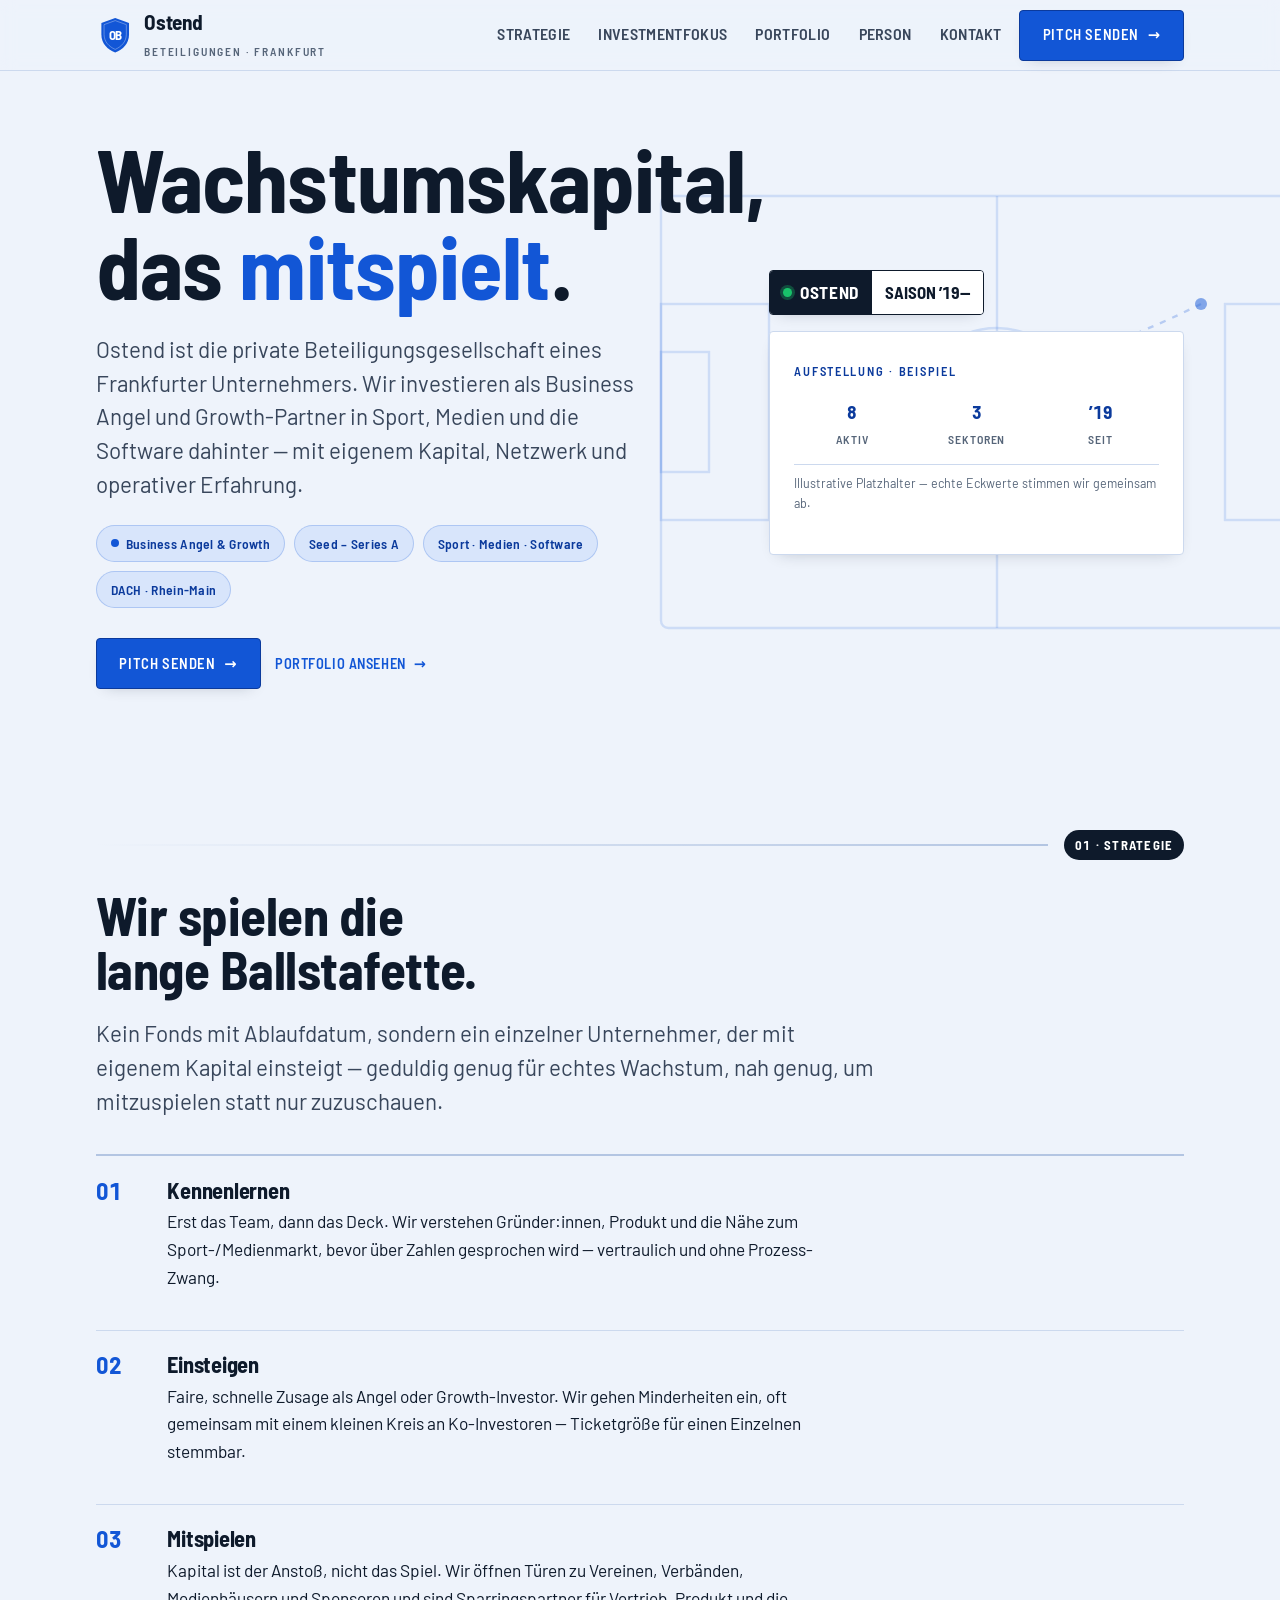
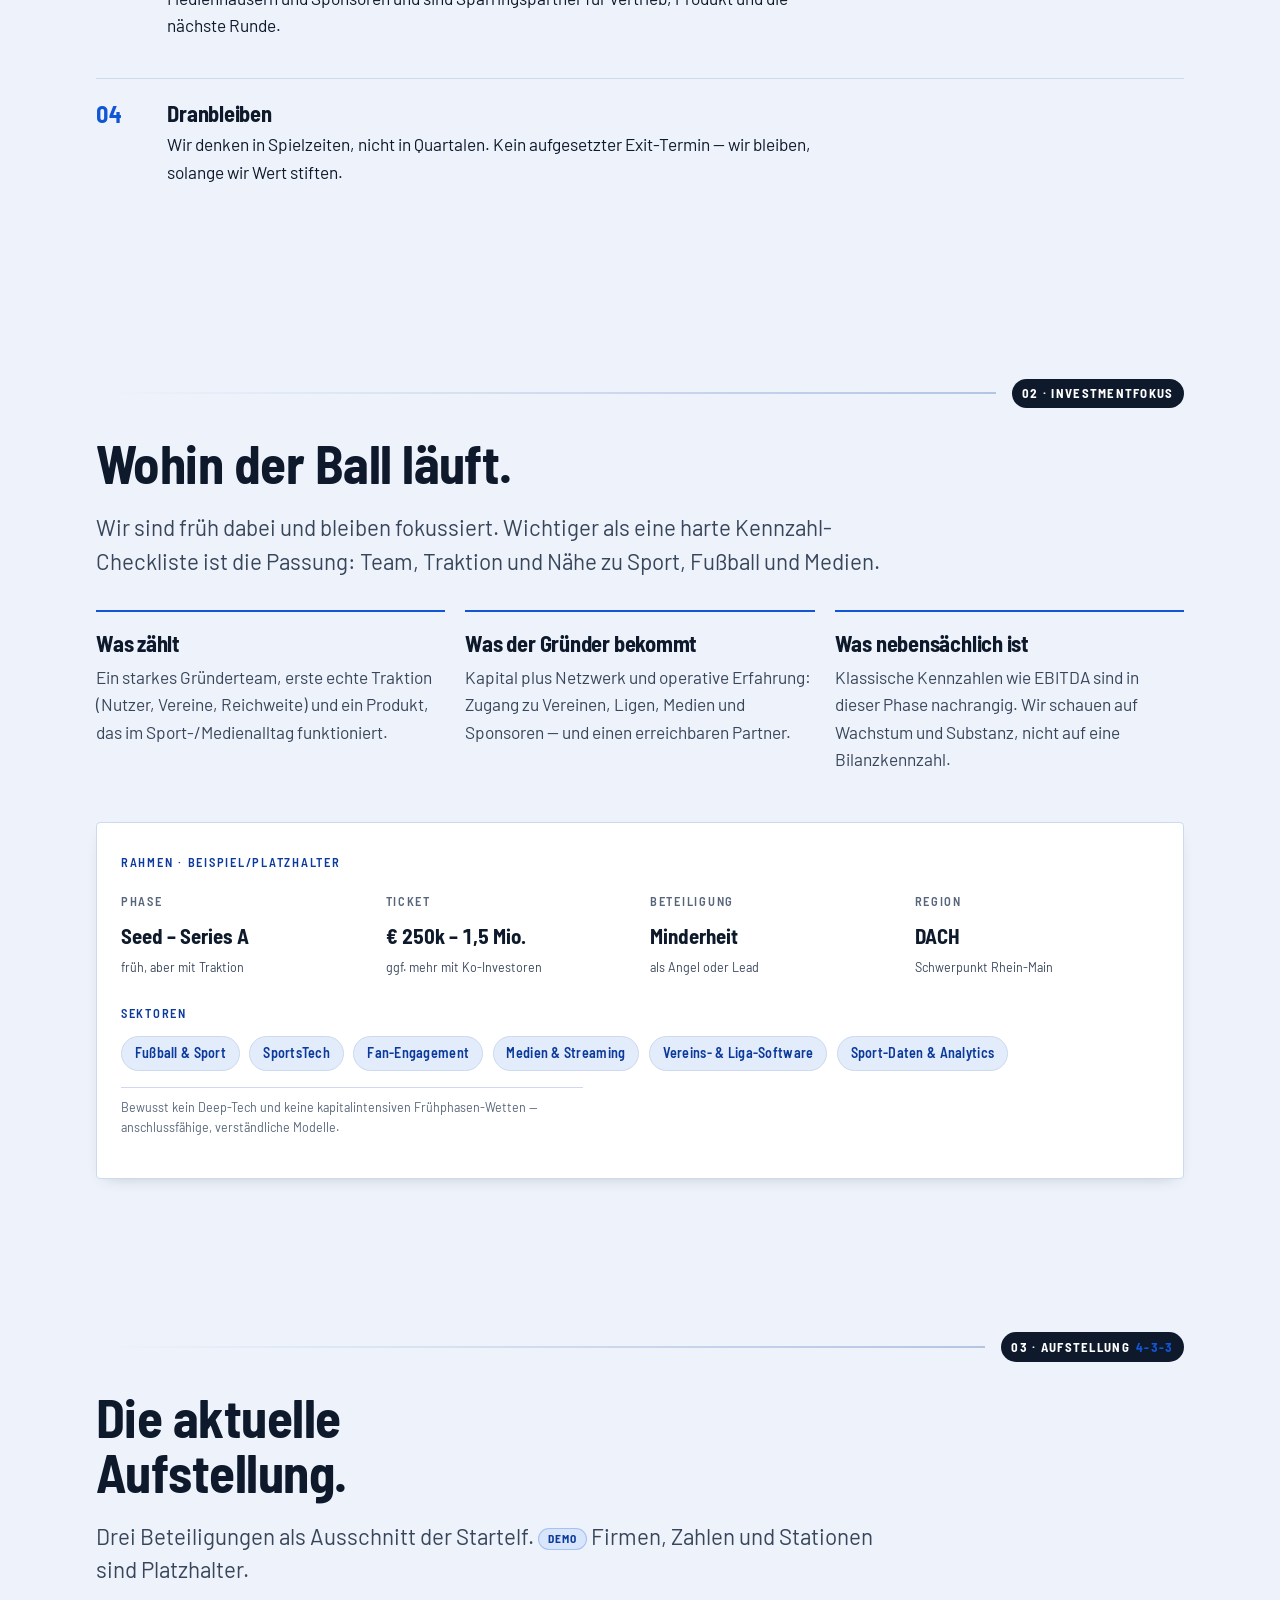
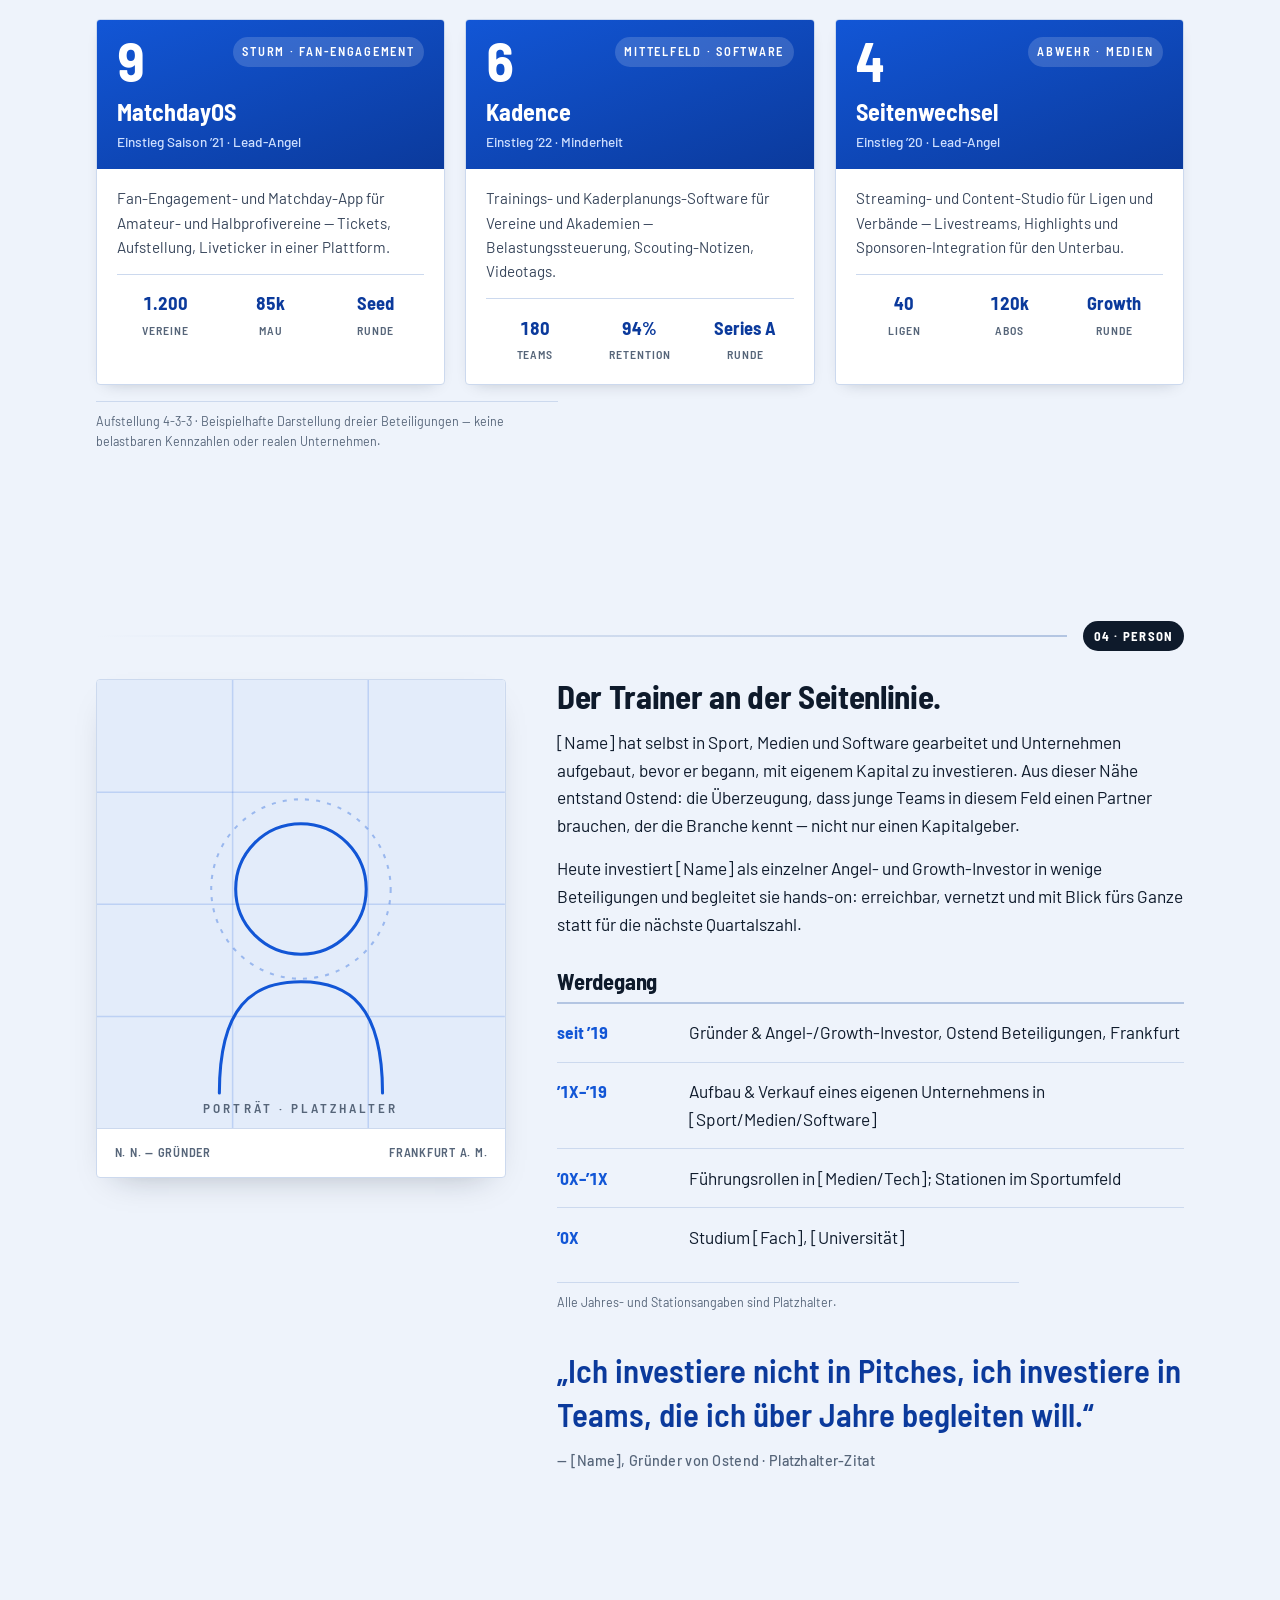
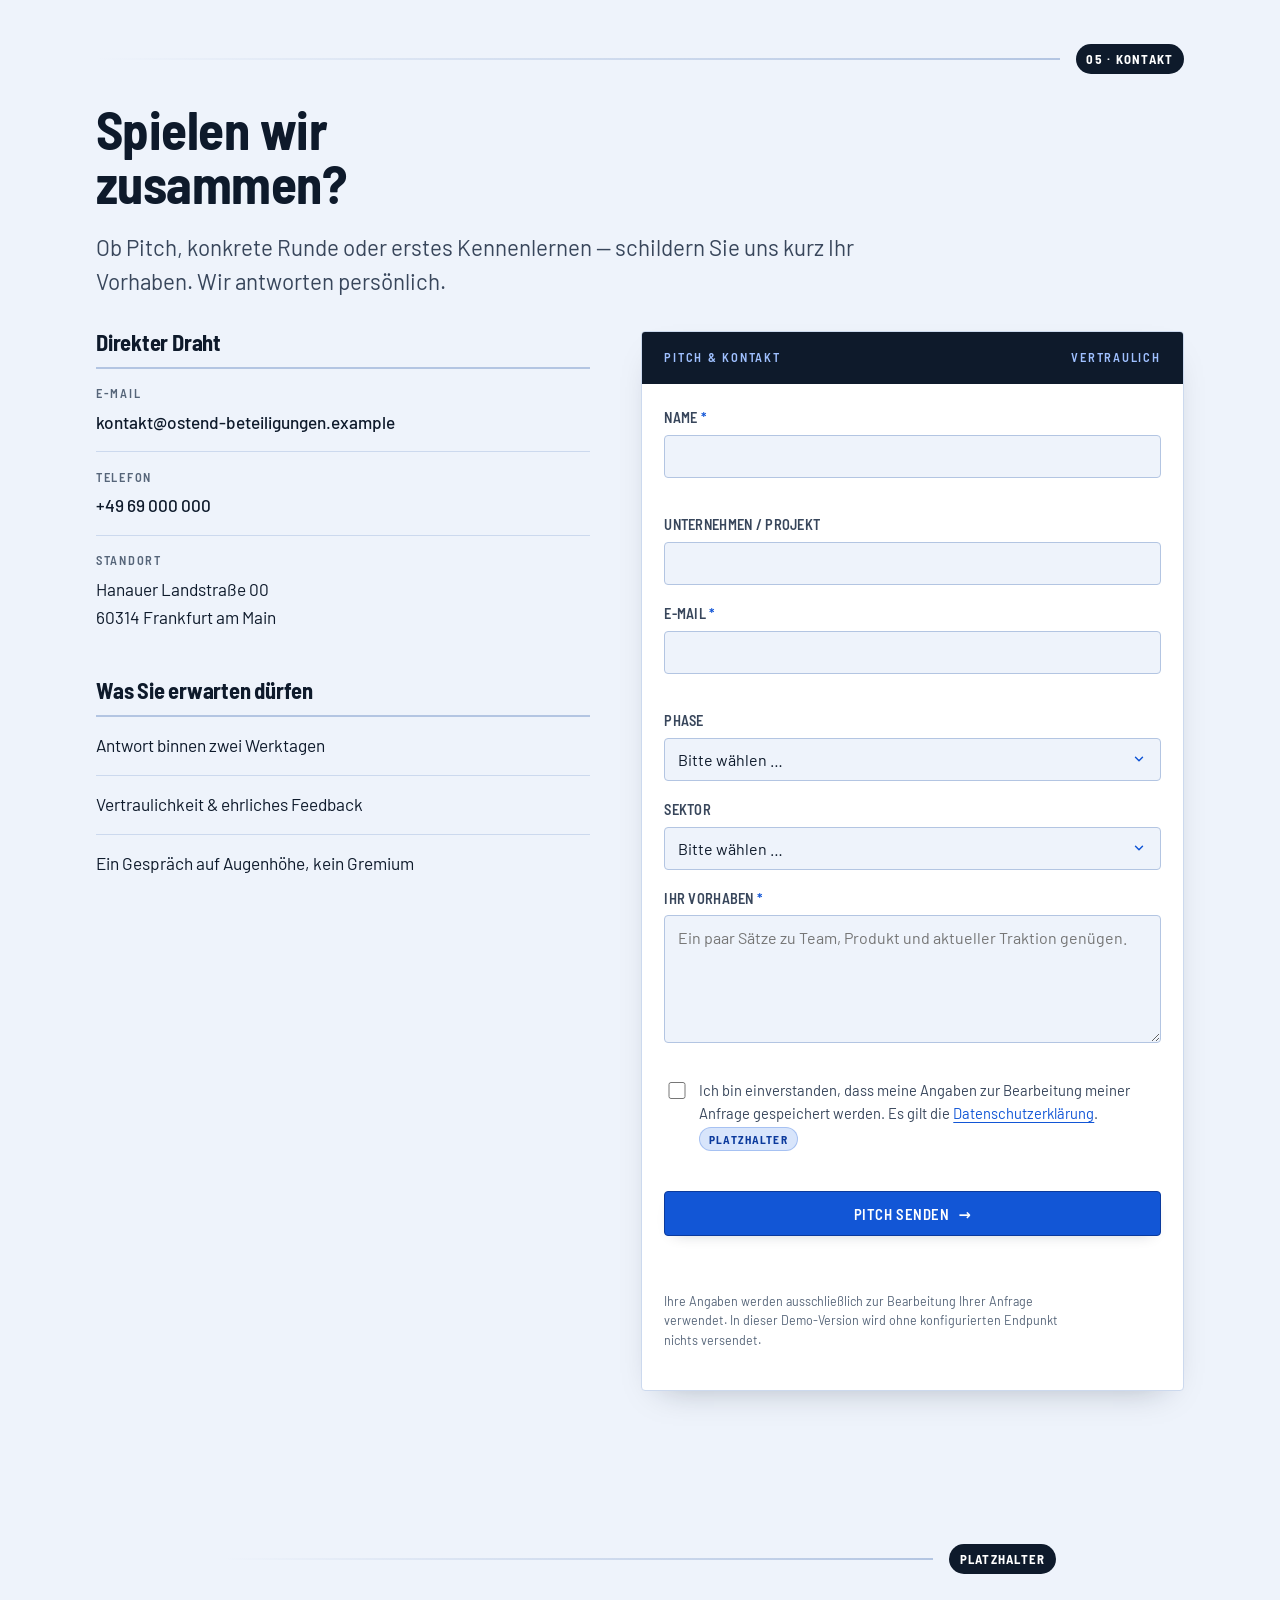
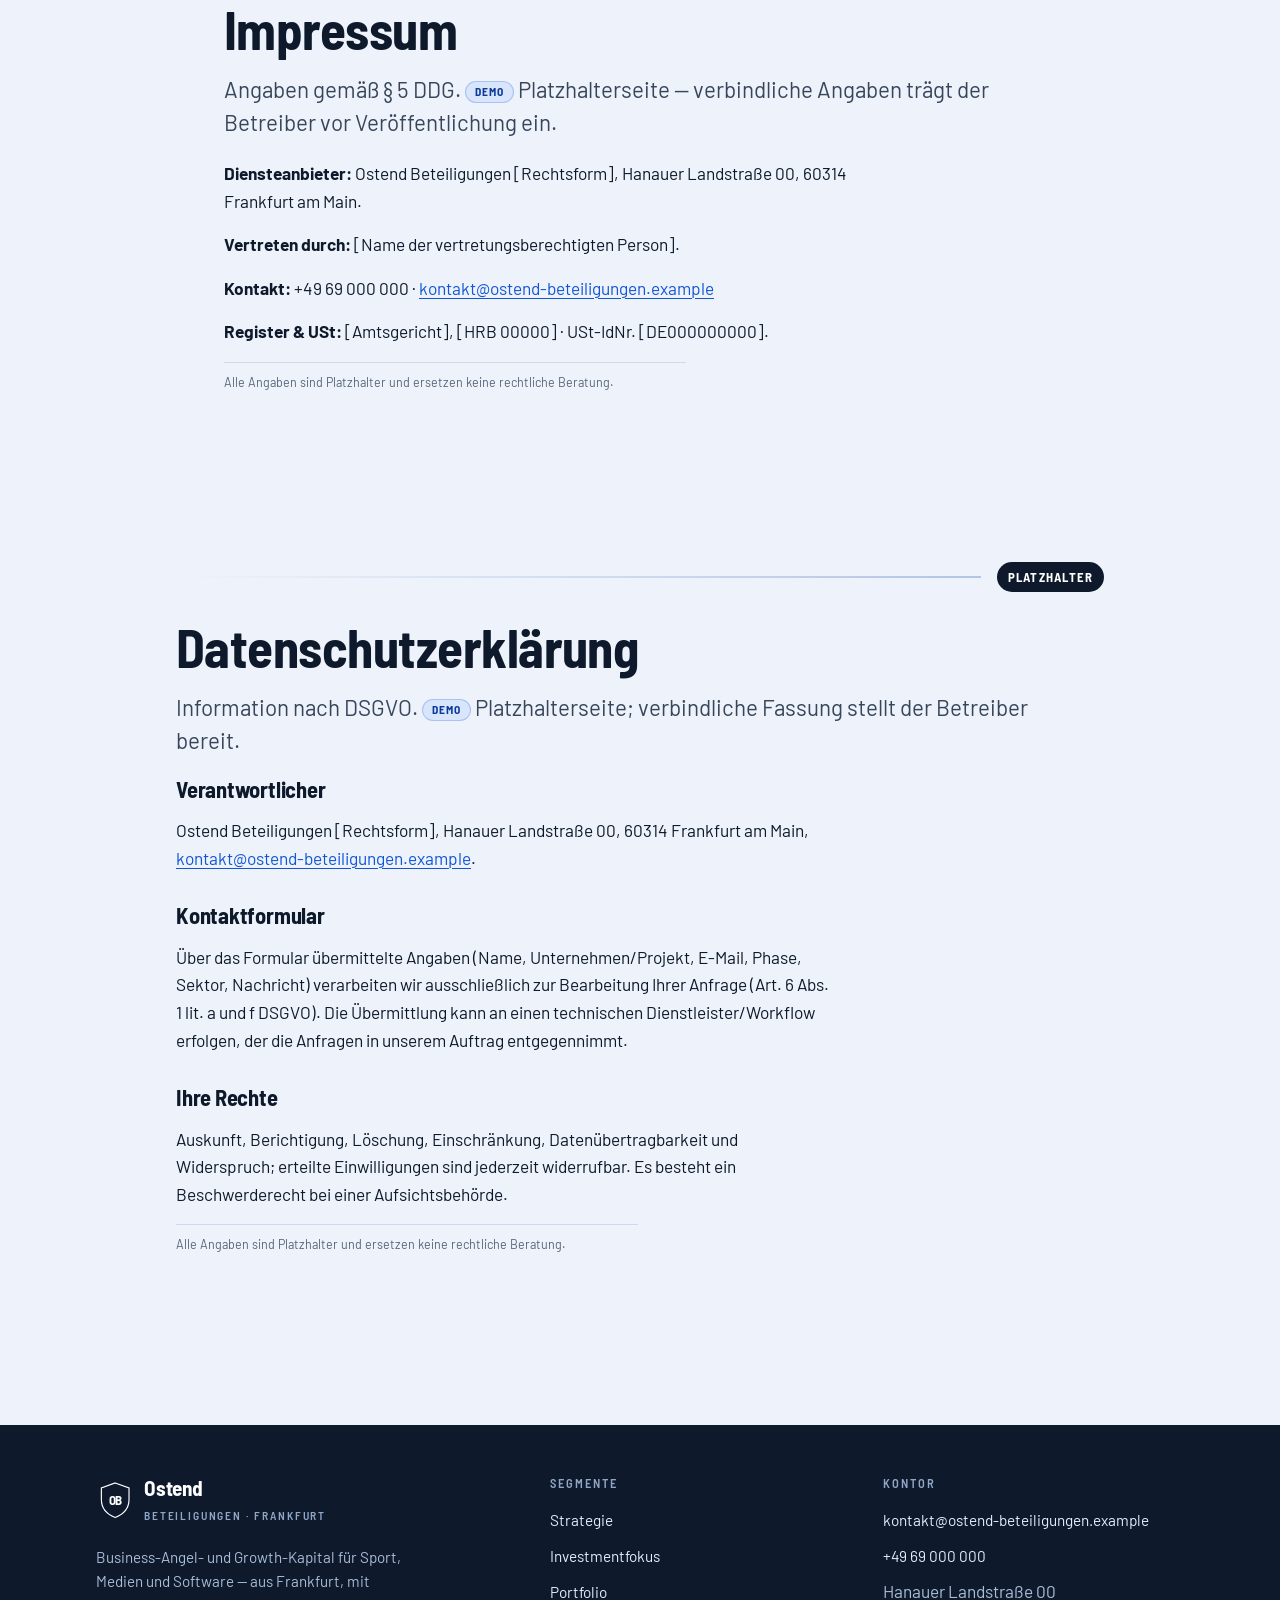
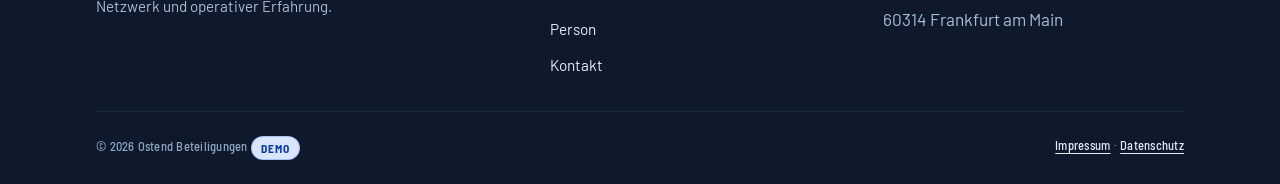
<file: ostend/index.html>
<!DOCTYPE html>
<html lang="de">
<head>
<meta charset="utf-8">
<meta name="viewport" content="width=device-width, initial-scale=1">
<title>Ostend Beteiligungen — Wachstumskapital für Sport, Medien &amp; Software</title>
<meta name="description" content="Ostend ist die private Beteiligungsgesellschaft eines Frankfurter Unternehmers: Business-Angel- und Growth-Kapital für Sport, Fußball, Medien und Software — mit Netzwerk und operativer Erfahrung.">
<link rel="preload" as="font" type="font/woff2" href="assets/fonts/barlow-sc-700.woff2" crossorigin>
<link rel="preload" as="font" type="font/woff2" href="assets/fonts/barlow-400.woff2" crossorigin>
<link rel="stylesheet" href="assets/css/ostend.css">
</head>
<body>
<a class="skip" href="#start">Zum Inhalt springen</a>

<!-- ============ HEADER ============ -->
<header class="site-header">
  <div class="wrap site-header__bar">
    <a class="wordmark" href="#start" aria-label="Ostend Beteiligungen — Seitenanfang">
      <span class="crest" style="color:var(--blue)" aria-hidden="true">
        <svg viewBox="0 0 100 100" fill="none" xmlns="http://www.w3.org/2000/svg">
          <path d="M50 5 L86 18 V48 C86 72 70 87 50 95 C30 87 14 72 14 48 V18 Z" fill="currentColor"/>
          <path d="M50 12 L79 22.5 V48 C79 67 66 80 50 87 C34 80 21 67 21 48 V22.5 Z" fill="none" stroke="#fff" stroke-width="1.4" opacity=".6"/>
          <text x="50" y="55" text-anchor="middle" dominant-baseline="middle" font-family="'Barlow Semi Condensed',sans-serif" font-weight="700" font-size="34" letter-spacing="-1" fill="#fff">OB</text>
        </svg>
      </span>
      <span>
        <span class="wordmark__name">Ostend</span>
        <span class="wordmark__sub">Beteiligungen · Frankfurt</span>
      </span>
    </a>
    <div class="site-header__cta">
      <nav class="nav" id="primary-nav" aria-label="Navigation">
        <a class="nav-a" href="#strategie">Strategie</a>
        <a class="nav-a" href="#investmentfokus">Investmentfokus</a>
        <a class="nav-a" href="#portfolio">Portfolio</a>
        <a class="nav-a" href="#person">Person</a>
        <a class="nav-a" href="#kontakt">Kontakt</a>
      </nav>
      <a class="btn" href="#kontakt">Pitch senden <span class="btn__ar" aria-hidden="true">→</span></a>
      <button class="nav-toggle__btn" aria-expanded="false" aria-controls="primary-nav"><span data-label>Menü</span></button>
    </div>
  </div>
</header>

<main>

  <!-- ============ HERO ============ -->
  <section id="start" class="hero">
    <div class="hero__pitch" aria-hidden="true">
      <svg viewBox="0 0 600 400" fill="none" xmlns="http://www.w3.org/2000/svg">
        <g stroke="rgba(18,86,214,0.16)" stroke-width="2">
          <rect x="20" y="20" width="560" height="360" rx="6"/>
          <line x1="300" y1="20" x2="300" y2="380"/>
          <circle cx="300" cy="200" r="70"/>
          <circle cx="300" cy="200" r="3" fill="rgba(18,86,214,0.3)"/>
          <rect x="20" y="110" width="90" height="180"/>
          <rect x="490" y="110" width="90" height="180"/>
          <rect x="20" y="150" width="40" height="100"/>
          <rect x="540" y="150" width="40" height="100"/>
        </g>
        <g stroke="rgba(18,86,214,0.28)" stroke-width="2" fill="none" stroke-dasharray="5 6">
          <path d="M120 300 C 220 250 250 180 300 170"/>
          <path d="M300 170 C 360 160 430 130 470 110"/>
        </g>
        <g fill="rgba(18,86,214,0.55)"><circle cx="120" cy="300" r="5"/><circle cx="300" cy="170" r="5"/><circle cx="470" cy="110" r="5"/></g>
      </svg>
    </div>
    <div class="wrap">
      <div class="hero__grid">
        <div class="reveal">
          <h1 class="hero__title">Wachstumskapital,<br>das <span class="hl">mitspielt</span>.</h1>
          <p class="hero__lead">Ostend ist die private Beteiligungsgesellschaft eines Frankfurter Unternehmers. Wir investieren als Business Angel und Growth-Partner in Sport, Medien und die Software dahinter — mit eigenem Kapital, Netzwerk und operativer Erfahrung.</p>
          <div class="hero__chips">
            <span class="chip"><span class="chip__dot"></span>Business Angel &amp; Growth</span>
            <span class="chip">Seed – Series A</span>
            <span class="chip">Sport · Medien · Software</span>
            <span class="chip">DACH · Rhein-Main</span>
          </div>
          <div class="hero__actions">
            <a class="btn" href="#kontakt">Pitch senden <span class="btn__ar" aria-hidden="true">→</span></a>
            <a class="tick" href="#portfolio">Portfolio ansehen</a>
          </div>
        </div>
        <div class="hero__aside reveal" data-reveal-delay="120">
          <span class="bug" role="img" aria-label="Saison seit 2019">
            <span class="bug__side"><span class="bug__live" aria-hidden="true"></span>OSTEND</span>
            <span class="bug__val"><span class="num">SAISON &rsquo;19&mdash;</span></span>
          </span>
          <div class="panel" style="width:100%">
            <span class="kicker">Aufstellung &middot; Beispiel</span>
            <div class="statline" style="border-top:0;padding-top:.9rem">
              <div class="stat"><div class="stat__v num">8</div><div class="stat__k">Aktiv</div></div>
              <div class="stat"><div class="stat__v num">3</div><div class="stat__k">Sektoren</div></div>
              <div class="stat"><div class="stat__v num">’19</div><div class="stat__k">seit</div></div>
            </div>
            <p class="demo-note" style="margin-top:.9rem">Illustrative Platzhalter — echte Eckwerte stimmen wir gemeinsam ab.</p>
          </div>
        </div>
      </div>
    </div>
  </section>

  <!-- ============ STRATEGIE ============ -->
  <section id="strategie" class="chapter section">
    <div class="wrap">
      <div class="matchhead">
        <span class="matchhead__fol">01 · Strategie</span>
      </div>
      <h2 class="reveal" style="max-width:16ch">Wir spielen die lange Ballstafette.</h2>
      <p class="lead reveal" style="margin-top:1.25rem;max-width:60ch">Kein Fonds mit Ablaufdatum, sondern ein einzelner Unternehmer, der mit eigenem Kapital einsteigt — geduldig genug für echtes Wachstum, nah genug, um mitzuspielen statt nur zuzuschauen.</p>

      <div class="timeline" style="margin-top:2.25rem">
        <div class="tl reveal"><div class="tl__no num">01</div><div><h3>Kennenlernen</h3><p>Erst das Team, dann das Deck. Wir verstehen Gründer:innen, Produkt und die Nähe zum Sport-/Medienmarkt, bevor über Zahlen gesprochen wird — vertraulich und ohne Prozess-Zwang.</p></div></div>
        <div class="tl reveal"><div class="tl__no num">02</div><div><h3>Einsteigen</h3><p>Faire, schnelle Zusage als Angel oder Growth-Investor. Wir gehen Minderheiten ein, oft gemeinsam mit einem kleinen Kreis an Ko-Investoren — Ticketgröße für einen Einzelnen stemmbar.</p></div></div>
        <div class="tl reveal"><div class="tl__no num">03</div><div><h3>Mitspielen</h3><p>Kapital ist der Anstoß, nicht das Spiel. Wir öffnen Türen zu Vereinen, Verbänden, Medienhäusern und Sponsoren und sind Sparringspartner für Vertrieb, Produkt und die nächste Runde.</p></div></div>
        <div class="tl reveal"><div class="tl__no num">04</div><div><h3>Dranbleiben</h3><p>Wir denken in Spielzeiten, nicht in Quartalen. Kein aufgesetzter Exit-Termin — wir bleiben, solange wir Wert stiften.</p></div></div>
      </div>
    </div>
  </section>

  <!-- ============ INVESTMENTFOKUS ============ -->
  <section id="investmentfokus" class="chapter section">
    <div class="wrap">
      <div class="matchhead">
        <span class="matchhead__fol">02 · Investmentfokus</span>
      </div>
      <h2 class="reveal" style="max-width:16ch">Wohin der Ball läuft.</h2>
      <p class="lead reveal" style="margin-top:1.25rem;max-width:62ch">Wir sind früh dabei und bleiben fokussiert. Wichtiger als eine harte Kennzahl-Checkliste ist die Passung: Team, Traktion und Nähe zu Sport, Fußball und Medien.</p>

      <div class="gets reveal" style="margin-top:2rem">
        <div class="get"><h3>Was zählt</h3><p>Ein starkes Gründerteam, erste echte Traktion (Nutzer, Vereine, Reichweite) und ein Produkt, das im Sport-/Medienalltag funktioniert.</p></div>
        <div class="get"><h3>Was der Gründer bekommt</h3><p>Kapital plus Netzwerk und operative Erfahrung: Zugang zu Vereinen, Ligen, Medien und Sponsoren — und einen erreichbaren Partner.</p></div>
        <div class="get"><h3>Was nebensächlich ist</h3><p>Klassische Kennzahlen wie EBITDA sind in dieser Phase nachrangig. Wir schauen auf Wachstum und Substanz, nicht auf eine Bilanzkennzahl.</p></div>
      </div>

      <div class="panel reveal" style="margin-top:2rem">
        <span class="kicker">Rahmen &middot; Beispiel/Platzhalter</span>
        <div class="focus-grid" style="margin-top:1.1rem">
          <div class="focus-cell"><span class="kicker">Phase</span><span class="v">Seed – Series A</span><span class="n">früh, aber mit Traktion</span></div>
          <div class="focus-cell"><span class="kicker">Ticket</span><span class="v num">€ 250k – 1,5 Mio.</span><span class="n">ggf. mehr mit Ko-Investoren</span></div>
          <div class="focus-cell"><span class="kicker">Beteiligung</span><span class="v">Minderheit</span><span class="n">als Angel oder Lead</span></div>
          <div class="focus-cell"><span class="kicker">Region</span><span class="v">DACH</span><span class="n">Schwerpunkt Rhein-Main</span></div>
        </div>
        <div style="margin-top:1.25rem">
          <span class="kicker">Sektoren</span>
          <div class="sectors" style="margin-top:.6rem">
            <span class="tag">Fußball &amp; Sport</span>
            <span class="tag">SportsTech</span>
            <span class="tag">Fan-Engagement</span>
            <span class="tag">Medien &amp; Streaming</span>
            <span class="tag">Vereins- &amp; Liga-Software</span>
            <span class="tag">Sport-Daten &amp; Analytics</span>
          </div>
        </div>
        <p class="demo-note">Bewusst kein Deep-Tech und keine kapitalintensiven Frühphasen-Wetten — anschlussfähige, verständliche Modelle.</p>
      </div>
    </div>
  </section>

  <!-- ============ PORTFOLIO ============ -->
  <section id="portfolio" class="chapter section">
    <div class="wrap">
      <div class="matchhead">
        <span class="matchhead__fol">03 · Aufstellung <span class="formation num">4-3-3</span></span>
      </div>
      <h2 class="reveal" style="max-width:18ch">Die aktuelle Aufstellung.</h2>
      <p class="lead reveal" style="margin-top:1.25rem;max-width:60ch">Drei Beteiligungen als Ausschnitt der Startelf. <span class="demo-badge">Demo</span> Firmen, Zahlen und Stationen sind Platzhalter.</p>

      <div class="lineup" style="margin-top:2rem">
        <article class="player reveal">
          <div class="player__top">
            <span class="player__pos">Sturm · Fan-Engagement</span>
            <div class="player__no num">9</div>
            <div class="player__name">MatchdayOS</div>
            <div class="player__meta">Einstieg Saison &rsquo;21 · Lead-Angel</div>
          </div>
          <div class="player__body">
            <p>Fan-Engagement- und Matchday-App für Amateur- und Halbprofivereine — Tickets, Aufstellung, Liveticker in einer Plattform.</p>
            <div class="statline">
              <div class="stat"><div class="stat__v num">1.200</div><div class="stat__k">Vereine</div></div>
              <div class="stat"><div class="stat__v num">85k</div><div class="stat__k">MAU</div></div>
              <div class="stat"><div class="stat__v">Seed</div><div class="stat__k">Runde</div></div>
            </div>
          </div>
        </article>
        <article class="player reveal" data-reveal-delay="90">
          <div class="player__top">
            <span class="player__pos">Mittelfeld · Software</span>
            <div class="player__no num">6</div>
            <div class="player__name">Kadence</div>
            <div class="player__meta">Einstieg &rsquo;22 · Minderheit</div>
          </div>
          <div class="player__body">
            <p>Trainings- und Kaderplanungs-Software für Vereine und Akademien — Belastungssteuerung, Scouting-Notizen, Videotags.</p>
            <div class="statline">
              <div class="stat"><div class="stat__v num">180</div><div class="stat__k">Teams</div></div>
              <div class="stat"><div class="stat__v num">94%</div><div class="stat__k">Retention</div></div>
              <div class="stat"><div class="stat__v">Series A</div><div class="stat__k">Runde</div></div>
            </div>
          </div>
        </article>
        <article class="player reveal" data-reveal-delay="180">
          <div class="player__top">
            <span class="player__pos">Abwehr · Medien</span>
            <div class="player__no num">4</div>
            <div class="player__name">Seitenwechsel</div>
            <div class="player__meta">Einstieg &rsquo;20 · Lead-Angel</div>
          </div>
          <div class="player__body">
            <p>Streaming- und Content-Studio für Ligen und Verbände — Livestreams, Highlights und Sponsoren-Integration für den Unterbau.</p>
            <div class="statline">
              <div class="stat"><div class="stat__v num">40</div><div class="stat__k">Ligen</div></div>
              <div class="stat"><div class="stat__v num">120k</div><div class="stat__k">Abos</div></div>
              <div class="stat"><div class="stat__v">Growth</div><div class="stat__k">Runde</div></div>
            </div>
          </div>
        </article>
      </div>
      <p class="demo-note reveal">Aufstellung 4-3-3 · Beispielhafte Darstellung dreier Beteiligungen — keine belastbaren Kennzahlen oder realen Unternehmen.</p>
    </div>
  </section>

  <!-- ============ PERSON ============ -->
  <section id="person" class="chapter section">
    <div class="wrap">
      <div class="matchhead">
        <span class="matchhead__fol">04 · Person</span>
      </div>
      <div class="person">
        <figure class="mgr-card reveal" style="margin:0">
          <svg viewBox="0 0 400 440" role="img" aria-label="Platzhalter für ein Porträt" xmlns="http://www.w3.org/2000/svg">
            <rect width="400" height="440" fill="#e3ecfa"/>
            <g stroke="rgba(18,86,214,0.18)" stroke-width="1.5">
              <line x1="0" y1="110" x2="400" y2="110"/><line x1="0" y1="220" x2="400" y2="220"/><line x1="0" y1="330" x2="400" y2="330"/>
              <line x1="133" y1="0" x2="133" y2="440"/><line x1="266" y1="0" x2="266" y2="440"/>
            </g>
            <g fill="none" stroke="#1256d6" stroke-width="3" stroke-linecap="round" stroke-linejoin="round">
              <path d="M120 405 C120 320 152 296 200 296 C248 296 280 320 280 405"/>
              <circle cx="200" cy="205" r="64"/>
            </g>
            <circle cx="200" cy="205" r="88" fill="none" stroke="rgba(18,86,214,0.35)" stroke-width="2" stroke-dasharray="4 7"/>
            <text x="200" y="425" text-anchor="middle" font-family="'Barlow Semi Condensed',sans-serif" font-weight="600" font-size="13" letter-spacing="3" fill="#566579">PORTRÄT · PLATZHALTER</text>
          </svg>
          <figcaption class="mgr-card__cap"><span>N. N. — Gründer</span><span>Frankfurt a. M.</span></figcaption>
        </figure>
        <div class="stack-lg">
          <div class="reveal">
            <h2 style="font-size:var(--s2)">Der Trainer an der Seitenlinie.</h2>
            <p style="margin-top:1rem">[Name] hat selbst in Sport, Medien und Software gearbeitet und Unternehmen aufgebaut, bevor er begann, mit eigenem Kapital zu investieren. Aus dieser Nähe entstand Ostend: die Überzeugung, dass junge Teams in diesem Feld einen Partner brauchen, der die Branche kennt — nicht nur einen Kapitalgeber.</p>
            <p>Heute investiert [Name] als einzelner Angel- und Growth-Investor in wenige Beteiligungen und begleitet sie hands-on: erreichbar, vernetzt und mit Blick fürs Ganze statt für die nächste Quartalszahl.</p>
          </div>
          <div class="reveal">
            <h3 style="font-size:var(--s1);margin-bottom:.5rem">Werdegang</h3>
            <div class="vita">
              <div class="vita__row"><span class="vita__yr num">seit ’19</span><span>Gründer &amp; Angel-/Growth-Investor, Ostend Beteiligungen, Frankfurt</span></div>
              <div class="vita__row"><span class="vita__yr num">’1X–’19</span><span>Aufbau &amp; Verkauf eines eigenen Unternehmens in [Sport/Medien/Software]</span></div>
              <div class="vita__row"><span class="vita__yr num">’0X–’1X</span><span>Führungsrollen in [Medien/Tech]; Stationen im Sportumfeld</span></div>
              <div class="vita__row"><span class="vita__yr num">’0X</span><span>Studium [Fach], [Universität]</span></div>
            </div>
            <p class="demo-note">Alle Jahres- und Stationsangaben sind Platzhalter.</p>
          </div>
          <blockquote class="pull reveal">„Ich investiere nicht in Pitches, ich investiere in Teams, die ich über Jahre begleiten will.“<cite>— [Name], Gründer von Ostend · Platzhalter-Zitat</cite></blockquote>
        </div>
      </div>
    </div>
  </section>

  <!-- ============ KONTAKT ============ -->
  <section id="kontakt" class="chapter section">
    <div class="wrap">
      <div class="matchhead">
        <span class="matchhead__fol">05 · Kontakt</span>
      </div>
      <h2 class="reveal" style="max-width:16ch">Spielen wir zusammen?</h2>
      <p class="lead reveal" style="margin-top:1.25rem;max-width:60ch">Ob Pitch, konkrete Runde oder erstes Kennenlernen — schildern Sie uns kurz Ihr Vorhaben. Wir antworten persönlich.</p>

      <div class="contact-grid" style="margin-top:2rem">
        <aside class="stack-lg reveal">
          <div>
            <h3 style="font-size:var(--s1);margin-bottom:.8rem">Direkter Draht</h3>
            <div class="coords">
              <div class="coords__row"><span class="kicker">E-Mail</span><a href="mailto:kontakt@ostend-beteiligungen.example">kontakt@ostend-beteiligungen.example</a></div>
              <div class="coords__row"><span class="kicker">Telefon</span><a href="tel:+496900000000">+49 69 000 000</a></div>
              <div class="coords__row"><span class="kicker">Standort</span><span>Hanauer Landstraße 00<br>60314 Frankfurt am Main</span></div>
            </div>
          </div>
          <div>
            <h3 style="font-size:var(--s1);margin-bottom:.8rem">Was Sie erwarten dürfen</h3>
            <div class="coords">
              <div class="coords__row"><span>Antwort binnen zwei Werktagen</span></div>
              <div class="coords__row"><span>Vertraulichkeit &amp; ehrliches Feedback</span></div>
              <div class="coords__row"><span>Ein Gespräch auf Augenhöhe, kein Gremium</span></div>
            </div>
          </div>
        </aside>

        <form class="form" id="kontakt-form" novalidate>
          <div class="form__head"><span class="kicker">Pitch &amp; Kontakt</span><span class="kicker">Vertraulich</span></div>
          <div class="form__body">
            <div class="field" data-field="name">
              <label for="f-name">Name <span class="req" aria-hidden="true">*</span></label>
              <input id="f-name" name="name" type="text" autocomplete="name" required>
              <span class="field__error" aria-live="polite"></span>
            </div>
            <div class="field" data-field="company">
              <label for="f-company">Unternehmen / Projekt</label>
              <input id="f-company" name="company" type="text" autocomplete="organization">
            </div>
            <div class="field" data-field="email">
              <label for="f-email">E-Mail <span class="req" aria-hidden="true">*</span></label>
              <input id="f-email" name="email" type="email" autocomplete="email" required>
              <span class="field__error" aria-live="polite"></span>
            </div>
            <div class="field" data-field="stage">
              <label for="f-stage">Phase</label>
              <select id="f-stage" name="stage">
                <option value="">Bitte wählen …</option>
                <option>Idee / Pre-Seed</option>
                <option>Seed</option>
                <option>Series A</option>
                <option>Growth</option>
              </select>
            </div>
            <div class="field" data-field="sector">
              <label for="f-sector">Sektor</label>
              <select id="f-sector" name="sector">
                <option value="">Bitte wählen …</option>
                <option>Fußball / Sport</option>
                <option>SportsTech / Software</option>
                <option>Fan-Engagement</option>
                <option>Medien / Streaming</option>
                <option>Sport-Daten / Analytics</option>
                <option>Sonstiges</option>
              </select>
            </div>
            <div class="field" data-field="message">
              <label for="f-message">Ihr Vorhaben <span class="req" aria-hidden="true">*</span></label>
              <textarea id="f-message" name="message" rows="5" required placeholder="Ein paar Sätze zu Team, Produkt und aktueller Traktion genügen."></textarea>
              <span class="field__error" aria-live="polite"></span>
            </div>
            <div class="field field--check" data-field="consent">
              <input id="f-consent" name="consent" type="checkbox" required>
              <label for="f-consent">Ich bin einverstanden, dass meine Angaben zur Bearbeitung meiner Anfrage gespeichert werden. Es gilt die <a href="#datenschutz">Datenschutzerklärung</a>. <span class="demo-badge">Platzhalter</span></label>
              <span class="field__error" aria-live="polite" style="grid-column:1 / -1"></span>
            </div>
            <div class="hp" aria-hidden="true">
              <label for="f-website">Website (bitte leer lassen)</label>
              <input id="f-website" name="website" type="text" tabindex="-1" autocomplete="off">
            </div>
            <button class="btn btn--block" type="submit">Pitch senden <span class="btn__ar" aria-hidden="true">→</span></button>
            <p class="form__status" role="status" aria-live="polite"></p>
          </div>
          <p class="form__note">Ihre Angaben werden ausschließlich zur Bearbeitung Ihrer Anfrage verwendet. In dieser Demo-Version wird ohne konfigurierten Endpunkt nichts versendet.</p>
        </form>

        <template id="form-success">
          <div class="form-success">
            <span class="crest" style="color:var(--blue)" aria-hidden="true">
              <svg viewBox="0 0 100 100" fill="none" xmlns="http://www.w3.org/2000/svg">
                <path d="M50 5 L86 18 V48 C86 72 70 87 50 95 C30 87 14 72 14 48 V18 Z" fill="currentColor"/>
                <path d="M34 50 l11 11 22 -26" stroke="#fff" stroke-width="6" stroke-linecap="round" stroke-linejoin="round"/>
              </svg>
            </span>
            <h3>Angepfiffen. Danke!</h3>
            <p>Ihre Anfrage ist eingegangen. Wir melden uns persönlich, in der Regel binnen zwei Werktagen.</p>
            <p data-demo-note class="demo-note" style="border:0;max-width:44ch" hidden>Hinweis: Demo ohne angebundenen Endpunkt — es wurde nichts versendet. Mit konfiguriertem Webhook geht die Anfrage an den hinterlegten Workflow.</p>
          </div>
        </template>
      </div>
    </div>
  </section>

  <!-- ============ IMPRESSUM ============ -->
  <section id="impressum" class="chapter section wrap--narrow" style="margin-inline:auto">
    <div class="wrap">
      <div class="matchhead"><span class="matchhead__fol">Platzhalter</span></div>
      <h2>Impressum</h2>
      <p class="lead" style="margin-top:1rem">Angaben gemäß § 5 DDG. <span class="demo-badge">Demo</span> Platzhalterseite — verbindliche Angaben trägt der Betreiber vor Veröffentlichung ein.</p>
      <div class="stack" style="margin-top:1.25rem">
        <p><strong>Diensteanbieter:</strong> Ostend Beteiligungen [Rechtsform], Hanauer Landstraße 00, 60314 Frankfurt am Main.</p>
        <p><strong>Vertreten durch:</strong> [Name der vertretungsberechtigten Person].</p>
        <p><strong>Kontakt:</strong> +49 69 000 000 · <a href="mailto:kontakt@ostend-beteiligungen.example">kontakt@ostend-beteiligungen.example</a></p>
        <p><strong>Register &amp; USt:</strong> [Amtsgericht], [HRB 00000] · USt-IdNr. [DE000000000].</p>
      </div>
      <p class="demo-note">Alle Angaben sind Platzhalter und ersetzen keine rechtliche Beratung.</p>
    </div>
  </section>

  <!-- ============ DATENSCHUTZ ============ -->
  <section id="datenschutz" class="chapter section">
    <div class="wrap wrap--narrow" style="padding-inline:0">
      <div class="matchhead"><span class="matchhead__fol">Platzhalter</span></div>
      <h2>Datenschutzerklärung</h2>
      <p class="lead" style="margin-top:1rem">Information nach DSGVO. <span class="demo-badge">Demo</span> Platzhalterseite; verbindliche Fassung stellt der Betreiber bereit.</p>
      <div class="stack-lg" style="margin-top:1.25rem">
        <div class="stack"><h3 style="font-size:var(--s1)">Verantwortlicher</h3><p>Ostend Beteiligungen [Rechtsform], Hanauer Landstraße 00, 60314 Frankfurt am Main, <a href="mailto:kontakt@ostend-beteiligungen.example">kontakt@ostend-beteiligungen.example</a>.</p></div>
        <div class="stack"><h3 style="font-size:var(--s1)">Kontaktformular</h3><p>Über das Formular übermittelte Angaben (Name, Unternehmen/Projekt, E-Mail, Phase, Sektor, Nachricht) verarbeiten wir ausschließlich zur Bearbeitung Ihrer Anfrage (Art. 6 Abs. 1 lit. a und f DSGVO). Die Übermittlung kann an einen technischen Dienstleister/Workflow erfolgen, der die Anfragen in unserem Auftrag entgegennimmt.</p></div>
        <div class="stack"><h3 style="font-size:var(--s1)">Ihre Rechte</h3><p>Auskunft, Berichtigung, Löschung, Einschränkung, Datenübertragbarkeit und Widerspruch; erteilte Einwilligungen sind jederzeit widerrufbar. Es besteht ein Beschwerderecht bei einer Aufsichtsbehörde.</p></div>
      </div>
      <p class="demo-note">Alle Angaben sind Platzhalter und ersetzen keine rechtliche Beratung.</p>
    </div>
  </section>

</main>

<!-- ============ FOOTER ============ -->
<footer class="site-footer">
  <div class="wrap">
    <div class="site-footer__top">
      <div class="site-footer__col">
        <a class="wordmark" href="#start" aria-label="Ostend Beteiligungen — Seitenanfang">
          <span class="crest" style="color:#ffffff" aria-hidden="true">
            <svg viewBox="0 0 100 100" fill="none" xmlns="http://www.w3.org/2000/svg">
              <path d="M50 5 L86 18 V48 C86 72 70 87 50 95 C30 87 14 72 14 48 V18 Z" fill="none" stroke="currentColor" stroke-width="3"/>
              <text x="50" y="55" text-anchor="middle" dominant-baseline="middle" font-family="'Barlow Semi Condensed',sans-serif" font-weight="700" font-size="34" letter-spacing="-1" fill="currentColor">OB</text>
            </svg>
          </span>
          <span>
            <span class="wordmark__name">Ostend</span>
            <span class="wordmark__sub">Beteiligungen · Frankfurt</span>
          </span>
        </a>
        <p style="margin-top:1.1rem;max-width:36ch;color:#a9bcd8;font-size:.95rem">Business-Angel- und Growth-Kapital für Sport, Medien und Software — aus Frankfurt, mit Netzwerk und operativer Erfahrung.</p>
      </div>
      <div class="site-footer__col">
        <h3>Segmente</h3>
        <ul>
          <li><a href="#strategie">Strategie</a></li>
          <li><a href="#investmentfokus">Investmentfokus</a></li>
          <li><a href="#portfolio">Portfolio</a></li>
          <li><a href="#person">Person</a></li>
          <li><a href="#kontakt">Kontakt</a></li>
        </ul>
      </div>
      <div class="site-footer__col">
        <h3>Kontor</h3>
        <ul>
          <li><a href="mailto:kontakt@ostend-beteiligungen.example">kontakt@ostend-beteiligungen.example</a></li>
          <li><a href="tel:+496900000000">+49 69 000 000</a></li>
          <li><span style="color:#a9bcd8">Hanauer Landstraße 00<br>60314 Frankfurt am Main</span></li>
        </ul>
      </div>
    </div>
    <div class="site-footer__bottom">
      <div><span>© <span data-year>2026</span> Ostend Beteiligungen <span class="demo-badge">Demo</span></span></div>
      <div><a href="#impressum">Impressum</a> · <a href="#datenschutz">Datenschutz</a></div>
    </div>
  </div>
</footer>

<script src="assets/js/config.js"></script>
<script src="assets/js/main.js" defer></script>
<script src="assets/js/contact.js" defer></script>
</body>
</html>
</file>
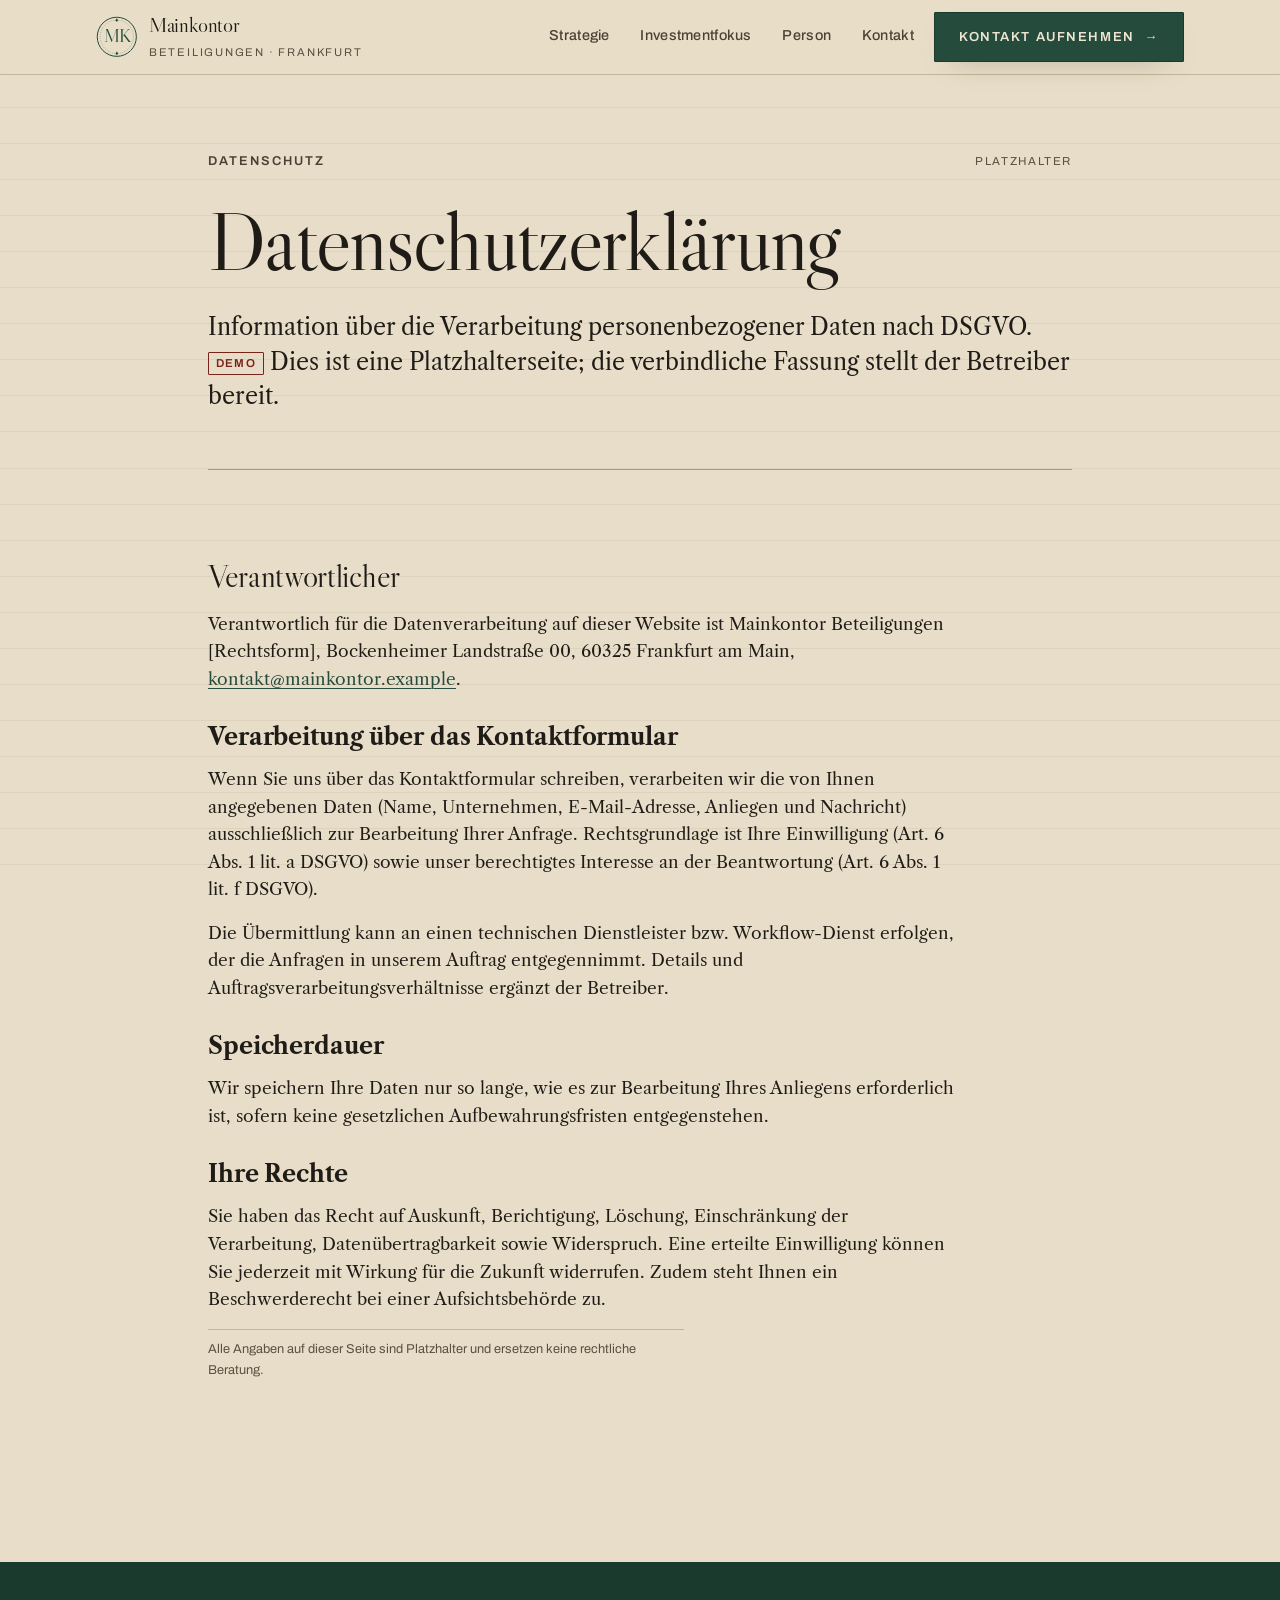
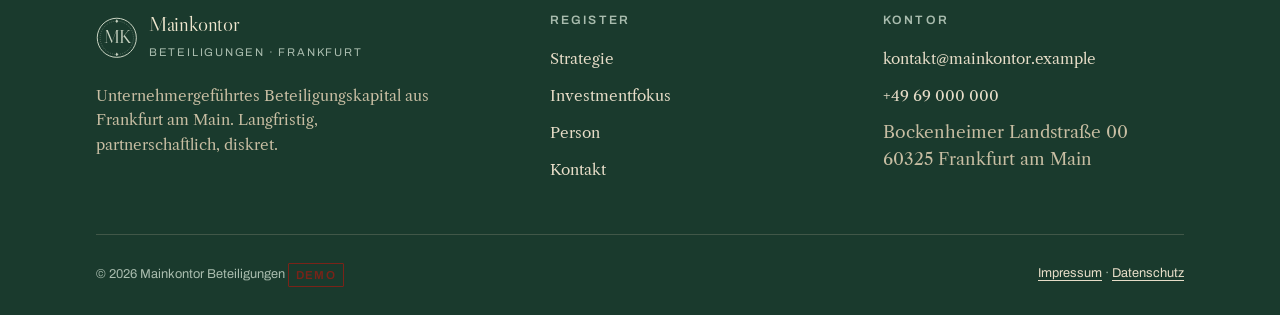
<file: datenschutz.html>
<!DOCTYPE html>
<html lang="de">
<head>
<meta charset="utf-8">
<meta name="viewport" content="width=device-width, initial-scale=1">
<title>Datenschutz — Mainkontor Beteiligungen</title>
<meta name="description" content="Datenschutzerklärung (Platzhalter) der Demo-Website Mainkontor Beteiligungen.">
<meta name="robots" content="noindex">
<link rel="preload" as="font" type="font/woff2" href="assets/fonts/libre-caslon-display-400.woff2" crossorigin>
<link rel="stylesheet" href="assets/css/main.css">
</head>
<body>
<a class="skip" href="#main">Zum Inhalt springen</a>

<header class="site-header">
  <div class="wrap site-header__bar">
    <a class="wordmark" href="index.html" aria-label="Mainkontor Beteiligungen — Startseite">
      <span class="seal__mark" style="color:var(--green)" aria-hidden="true">
        <svg viewBox="0 0 100 100" fill="none" xmlns="http://www.w3.org/2000/svg">
          <circle cx="50" cy="50" r="47" stroke="currentColor" stroke-width="2.4"/>
          <circle cx="50" cy="50" r="40" stroke="currentColor" stroke-width="1" stroke-dasharray="1.6 3.2"/>
          <path d="M50 5.5 l3.2 4.5 -3.2 4.5 -3.2 -4.5z" fill="currentColor"/>
          <path d="M50 85.5 l3.2 4.5 -3.2 4.5 -3.2 -4.5z" fill="currentColor"/>
          <text x="50" y="53" text-anchor="middle" dominant-baseline="middle" font-family="'Caslon Display', Georgia, serif" font-size="44" letter-spacing="-2.5" fill="currentColor">MK</text>
        </svg>
      </span>
      <span>
        <span class="wordmark__name">Mainkontor</span>
        <span class="wordmark__sub">Beteiligungen · Frankfurt</span>
      </span>
    </a>
    <div class="site-header__cta">
      <nav class="nav" id="primary-nav" aria-label="Hauptnavigation">
        <a href="strategie.html">Strategie</a>
        <a href="investmentfokus.html">Investmentfokus</a>
        <a href="person.html">Person</a>
        <a href="kontakt.html">Kontakt</a>
      </nav>
      <a class="btn" href="kontakt.html">Kontakt aufnehmen <span class="btn__arrow" aria-hidden="true">→</span></a>
      <button class="nav-toggle__btn" aria-expanded="false" aria-controls="primary-nav">
        <span data-label>Menü</span>
      </button>
    </div>
  </div>
</header>

<main id="main">
  <section class="masthead">
    <div class="wrap wrap--narrow">
      <div class="masthead__meta reg">
        <span class="label">Datenschutz</span>
        <span class="reg" style="margin-left:auto;letter-spacing:.14em;font-size:.72rem;color:var(--ink-faint)">PLATZHALTER</span>
      </div>
      <h1>Datenschutz&shy;erklärung</h1>
      <p class="lead">Information über die Verarbeitung personenbezogener Daten nach DSGVO. <span class="demo-badge">Demo</span> Dies ist eine Platzhalterseite; die verbindliche Fassung stellt der Betreiber bereit.</p>
    </div>
  </section>

  <div class="wrap wrap--narrow"><hr class="rule-double"></div>

  <section class="section">
    <div class="wrap wrap--narrow stack-lg">
      <div class="stack">
        <h2 style="font-size:var(--step2)">Verantwortlicher</h2>
        <p>Verantwortlich für die Datenverarbeitung auf dieser Website ist Mainkontor Beteiligungen [Rechtsform], Bockenheimer Landstraße 00, 60325 Frankfurt am Main, <a href="mailto:kontakt@mainkontor.example">kontakt@mainkontor.example</a>.</p>
      </div>
      <div class="stack">
        <h3 style="font-size:var(--step1)">Verarbeitung über das Kontaktformular</h3>
        <p>Wenn Sie uns über das Kontaktformular schreiben, verarbeiten wir die von Ihnen angegebenen Daten (Name, Unternehmen, E-Mail-Adresse, Anliegen und Nachricht) ausschließlich zur Bearbeitung Ihrer Anfrage. Rechtsgrundlage ist Ihre Einwilligung (Art. 6 Abs. 1 lit. a DSGVO) sowie unser berechtigtes Interesse an der Beantwortung (Art. 6 Abs. 1 lit. f DSGVO).</p>
        <p>Die Übermittlung kann an einen technischen Dienstleister bzw. Workflow-Dienst erfolgen, der die Anfragen in unserem Auftrag entgegennimmt. Details und Auftragsverarbeitungsverhältnisse ergänzt der Betreiber.</p>
      </div>
      <div class="stack">
        <h3 style="font-size:var(--step1)">Speicherdauer</h3>
        <p>Wir speichern Ihre Daten nur so lange, wie es zur Bearbeitung Ihres Anliegens erforderlich ist, sofern keine gesetzlichen Aufbewahrungsfristen entgegenstehen.</p>
      </div>
      <div class="stack">
        <h3 style="font-size:var(--step1)">Ihre Rechte</h3>
        <p>Sie haben das Recht auf Auskunft, Berichtigung, Löschung, Einschränkung der Verarbeitung, Datenübertragbarkeit sowie Widerspruch. Eine erteilte Einwilligung können Sie jederzeit mit Wirkung für die Zukunft widerrufen. Zudem steht Ihnen ein Beschwerderecht bei einer Aufsichtsbehörde zu.</p>
      </div>
      <p class="demo-note">Alle Angaben auf dieser Seite sind Platzhalter und ersetzen keine rechtliche Beratung.</p>
    </div>
  </section>
</main>

<footer class="site-footer">
  <div class="wrap">
    <div class="site-footer__top">
      <div class="site-footer__col">
        <a class="wordmark" href="index.html" aria-label="Mainkontor Beteiligungen — Startseite">
          <span class="seal__mark" style="color:#c9d3c2" aria-hidden="true">
            <svg viewBox="0 0 100 100" fill="none" xmlns="http://www.w3.org/2000/svg">
              <circle cx="50" cy="50" r="47" stroke="currentColor" stroke-width="2.4"/>
              <circle cx="50" cy="50" r="40" stroke="currentColor" stroke-width="1" stroke-dasharray="1.6 3.2"/>
              <path d="M50 5.5 l3.2 4.5 -3.2 4.5 -3.2 -4.5z" fill="currentColor"/>
              <path d="M50 85.5 l3.2 4.5 -3.2 4.5 -3.2 -4.5z" fill="currentColor"/>
              <text x="50" y="53" text-anchor="middle" dominant-baseline="middle" font-family="'Caslon Display', Georgia, serif" font-size="44" letter-spacing="-2.5" fill="currentColor">MK</text>
            </svg>
          </span>
          <span>
            <span class="wordmark__name">Mainkontor</span>
            <span class="wordmark__sub">Beteiligungen · Frankfurt</span>
          </span>
        </a>
        <p style="margin-top:1.1rem;max-width:34ch;color:#c8bea3;font-size:.95rem">Unternehmergeführtes Beteiligungskapital aus Frankfurt am Main. Langfristig, partnerschaftlich, diskret.</p>
      </div>
      <div class="site-footer__col">
        <h3>Register</h3>
        <ul>
          <li><a href="strategie.html">Strategie</a></li>
          <li><a href="investmentfokus.html">Investmentfokus</a></li>
          <li><a href="person.html">Person</a></li>
          <li><a href="kontakt.html">Kontakt</a></li>
        </ul>
      </div>
      <div class="site-footer__col">
        <h3>Kontor</h3>
        <ul>
          <li><a href="mailto:kontakt@mainkontor.example">kontakt@mainkontor.example</a></li>
          <li><a href="tel:+496900000000">+49 69 000 000</a></li>
          <li><span style="color:#c8bea3">Bockenheimer Landstraße 00<br>60325 Frankfurt am Main</span></li>
        </ul>
      </div>
    </div>
    <div class="site-footer__bottom">
      <div class="site-footer__seal"><span>© <span data-year>2026</span> Mainkontor Beteiligungen <span class="demo-badge">Demo</span></span></div>
      <div><a href="impressum.html">Impressum</a> · <a href="datenschutz.html">Datenschutz</a></div>
    </div>
  </div>
</footer>

<script src="assets/js/config.js"></script>
<script src="assets/js/main.js" defer></script>
</body>
</html>
</file>
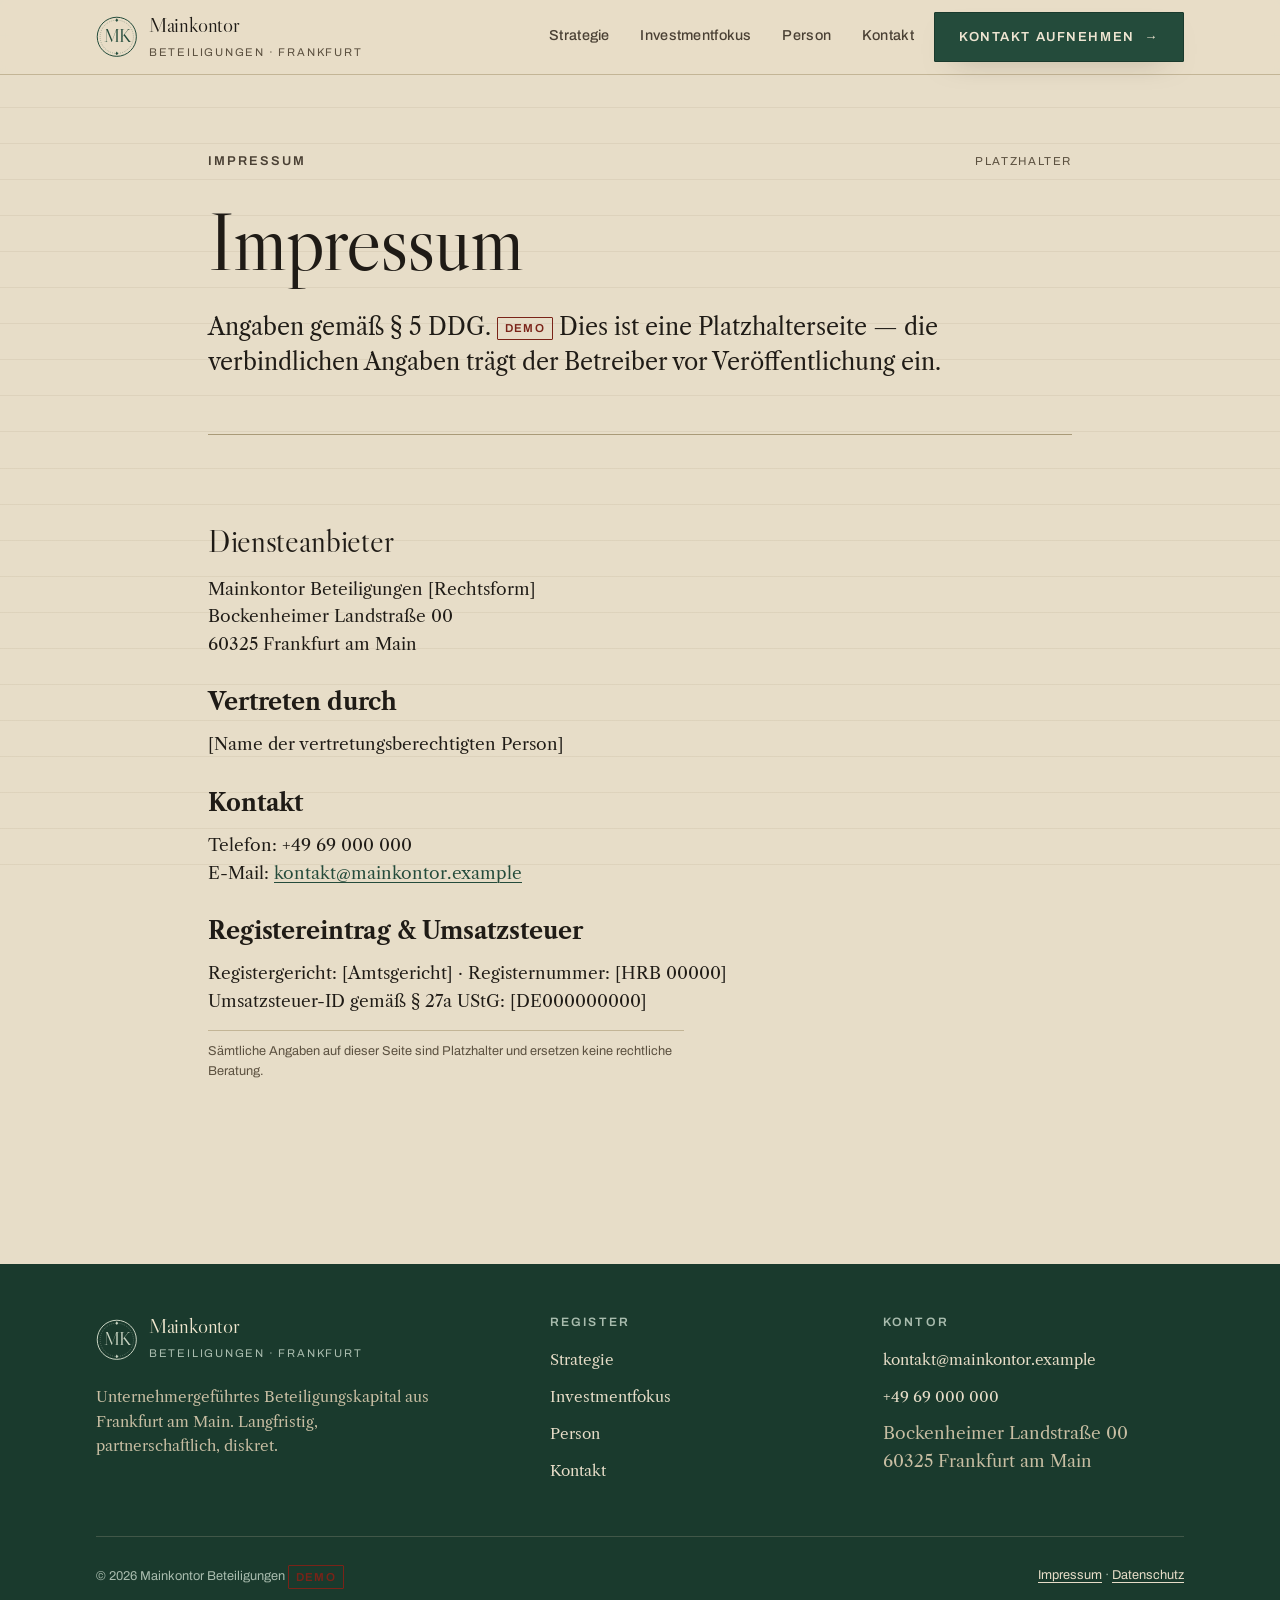
<file: impressum.html>
<!DOCTYPE html>
<html lang="de">
<head>
<meta charset="utf-8">
<meta name="viewport" content="width=device-width, initial-scale=1">
<title>Impressum — Mainkontor Beteiligungen</title>
<meta name="description" content="Impressum (Platzhalter) der Demo-Website Mainkontor Beteiligungen.">
<meta name="robots" content="noindex">
<link rel="preload" as="font" type="font/woff2" href="assets/fonts/libre-caslon-display-400.woff2" crossorigin>
<link rel="stylesheet" href="assets/css/main.css">
</head>
<body>
<a class="skip" href="#main">Zum Inhalt springen</a>

<header class="site-header">
  <div class="wrap site-header__bar">
    <a class="wordmark" href="index.html" aria-label="Mainkontor Beteiligungen — Startseite">
      <span class="seal__mark" style="color:var(--green)" aria-hidden="true">
        <svg viewBox="0 0 100 100" fill="none" xmlns="http://www.w3.org/2000/svg">
          <circle cx="50" cy="50" r="47" stroke="currentColor" stroke-width="2.4"/>
          <circle cx="50" cy="50" r="40" stroke="currentColor" stroke-width="1" stroke-dasharray="1.6 3.2"/>
          <path d="M50 5.5 l3.2 4.5 -3.2 4.5 -3.2 -4.5z" fill="currentColor"/>
          <path d="M50 85.5 l3.2 4.5 -3.2 4.5 -3.2 -4.5z" fill="currentColor"/>
          <text x="50" y="53" text-anchor="middle" dominant-baseline="middle" font-family="'Caslon Display', Georgia, serif" font-size="44" letter-spacing="-2.5" fill="currentColor">MK</text>
        </svg>
      </span>
      <span>
        <span class="wordmark__name">Mainkontor</span>
        <span class="wordmark__sub">Beteiligungen · Frankfurt</span>
      </span>
    </a>
    <div class="site-header__cta">
      <nav class="nav" id="primary-nav" aria-label="Hauptnavigation">
        <a href="strategie.html">Strategie</a>
        <a href="investmentfokus.html">Investmentfokus</a>
        <a href="person.html">Person</a>
        <a href="kontakt.html">Kontakt</a>
      </nav>
      <a class="btn" href="kontakt.html">Kontakt aufnehmen <span class="btn__arrow" aria-hidden="true">→</span></a>
      <button class="nav-toggle__btn" aria-expanded="false" aria-controls="primary-nav">
        <span data-label>Menü</span>
      </button>
    </div>
  </div>
</header>

<main id="main">
  <section class="masthead">
    <div class="wrap wrap--narrow">
      <div class="masthead__meta reg">
        <span class="label">Impressum</span>
        <span class="reg" style="margin-left:auto;letter-spacing:.14em;font-size:.72rem;color:var(--ink-faint)">PLATZHALTER</span>
      </div>
      <h1>Impressum</h1>
      <p class="lead">Angaben gemäß § 5 DDG. <span class="demo-badge">Demo</span> Dies ist eine Platzhalterseite — die verbindlichen Angaben trägt der Betreiber vor Veröffentlichung ein.</p>
    </div>
  </section>

  <div class="wrap wrap--narrow"><hr class="rule-double"></div>

  <section class="section">
    <div class="wrap wrap--narrow stack-lg">
      <div class="stack">
        <h2 style="font-size:var(--step2)">Diensteanbieter</h2>
        <p>Mainkontor Beteiligungen [Rechtsform]<br>Bockenheimer Landstraße 00<br>60325 Frankfurt am Main</p>
      </div>
      <div class="stack">
        <h3 style="font-size:var(--step1)">Vertreten durch</h3>
        <p>[Name der vertretungsberechtigten Person]</p>
      </div>
      <div class="stack">
        <h3 style="font-size:var(--step1)">Kontakt</h3>
        <p>Telefon: +49 69 000 000<br>E-Mail: <a href="mailto:kontakt@mainkontor.example">kontakt@mainkontor.example</a></p>
      </div>
      <div class="stack">
        <h3 style="font-size:var(--step1)">Registereintrag &amp; Umsatzsteuer</h3>
        <p>Registergericht: [Amtsgericht] · Registernummer: [HRB 00000]<br>Umsatzsteuer-ID gemäß § 27a UStG: [DE000000000]</p>
      </div>
      <p class="demo-note">Sämtliche Angaben auf dieser Seite sind Platzhalter und ersetzen keine rechtliche Beratung.</p>
    </div>
  </section>
</main>

<footer class="site-footer">
  <div class="wrap">
    <div class="site-footer__top">
      <div class="site-footer__col">
        <a class="wordmark" href="index.html" aria-label="Mainkontor Beteiligungen — Startseite">
          <span class="seal__mark" style="color:#c9d3c2" aria-hidden="true">
            <svg viewBox="0 0 100 100" fill="none" xmlns="http://www.w3.org/2000/svg">
              <circle cx="50" cy="50" r="47" stroke="currentColor" stroke-width="2.4"/>
              <circle cx="50" cy="50" r="40" stroke="currentColor" stroke-width="1" stroke-dasharray="1.6 3.2"/>
              <path d="M50 5.5 l3.2 4.5 -3.2 4.5 -3.2 -4.5z" fill="currentColor"/>
              <path d="M50 85.5 l3.2 4.5 -3.2 4.5 -3.2 -4.5z" fill="currentColor"/>
              <text x="50" y="53" text-anchor="middle" dominant-baseline="middle" font-family="'Caslon Display', Georgia, serif" font-size="44" letter-spacing="-2.5" fill="currentColor">MK</text>
            </svg>
          </span>
          <span>
            <span class="wordmark__name">Mainkontor</span>
            <span class="wordmark__sub">Beteiligungen · Frankfurt</span>
          </span>
        </a>
        <p style="margin-top:1.1rem;max-width:34ch;color:#c8bea3;font-size:.95rem">Unternehmergeführtes Beteiligungskapital aus Frankfurt am Main. Langfristig, partnerschaftlich, diskret.</p>
      </div>
      <div class="site-footer__col">
        <h3>Register</h3>
        <ul>
          <li><a href="strategie.html">Strategie</a></li>
          <li><a href="investmentfokus.html">Investmentfokus</a></li>
          <li><a href="person.html">Person</a></li>
          <li><a href="kontakt.html">Kontakt</a></li>
        </ul>
      </div>
      <div class="site-footer__col">
        <h3>Kontor</h3>
        <ul>
          <li><a href="mailto:kontakt@mainkontor.example">kontakt@mainkontor.example</a></li>
          <li><a href="tel:+496900000000">+49 69 000 000</a></li>
          <li><span style="color:#c8bea3">Bockenheimer Landstraße 00<br>60325 Frankfurt am Main</span></li>
        </ul>
      </div>
    </div>
    <div class="site-footer__bottom">
      <div class="site-footer__seal"><span>© <span data-year>2026</span> Mainkontor Beteiligungen <span class="demo-badge">Demo</span></span></div>
      <div><a href="impressum.html">Impressum</a> · <a href="datenschutz.html">Datenschutz</a></div>
    </div>
  </div>
</footer>

<script src="assets/js/config.js"></script>
<script src="assets/js/main.js" defer></script>
</body>
</html>
</file>
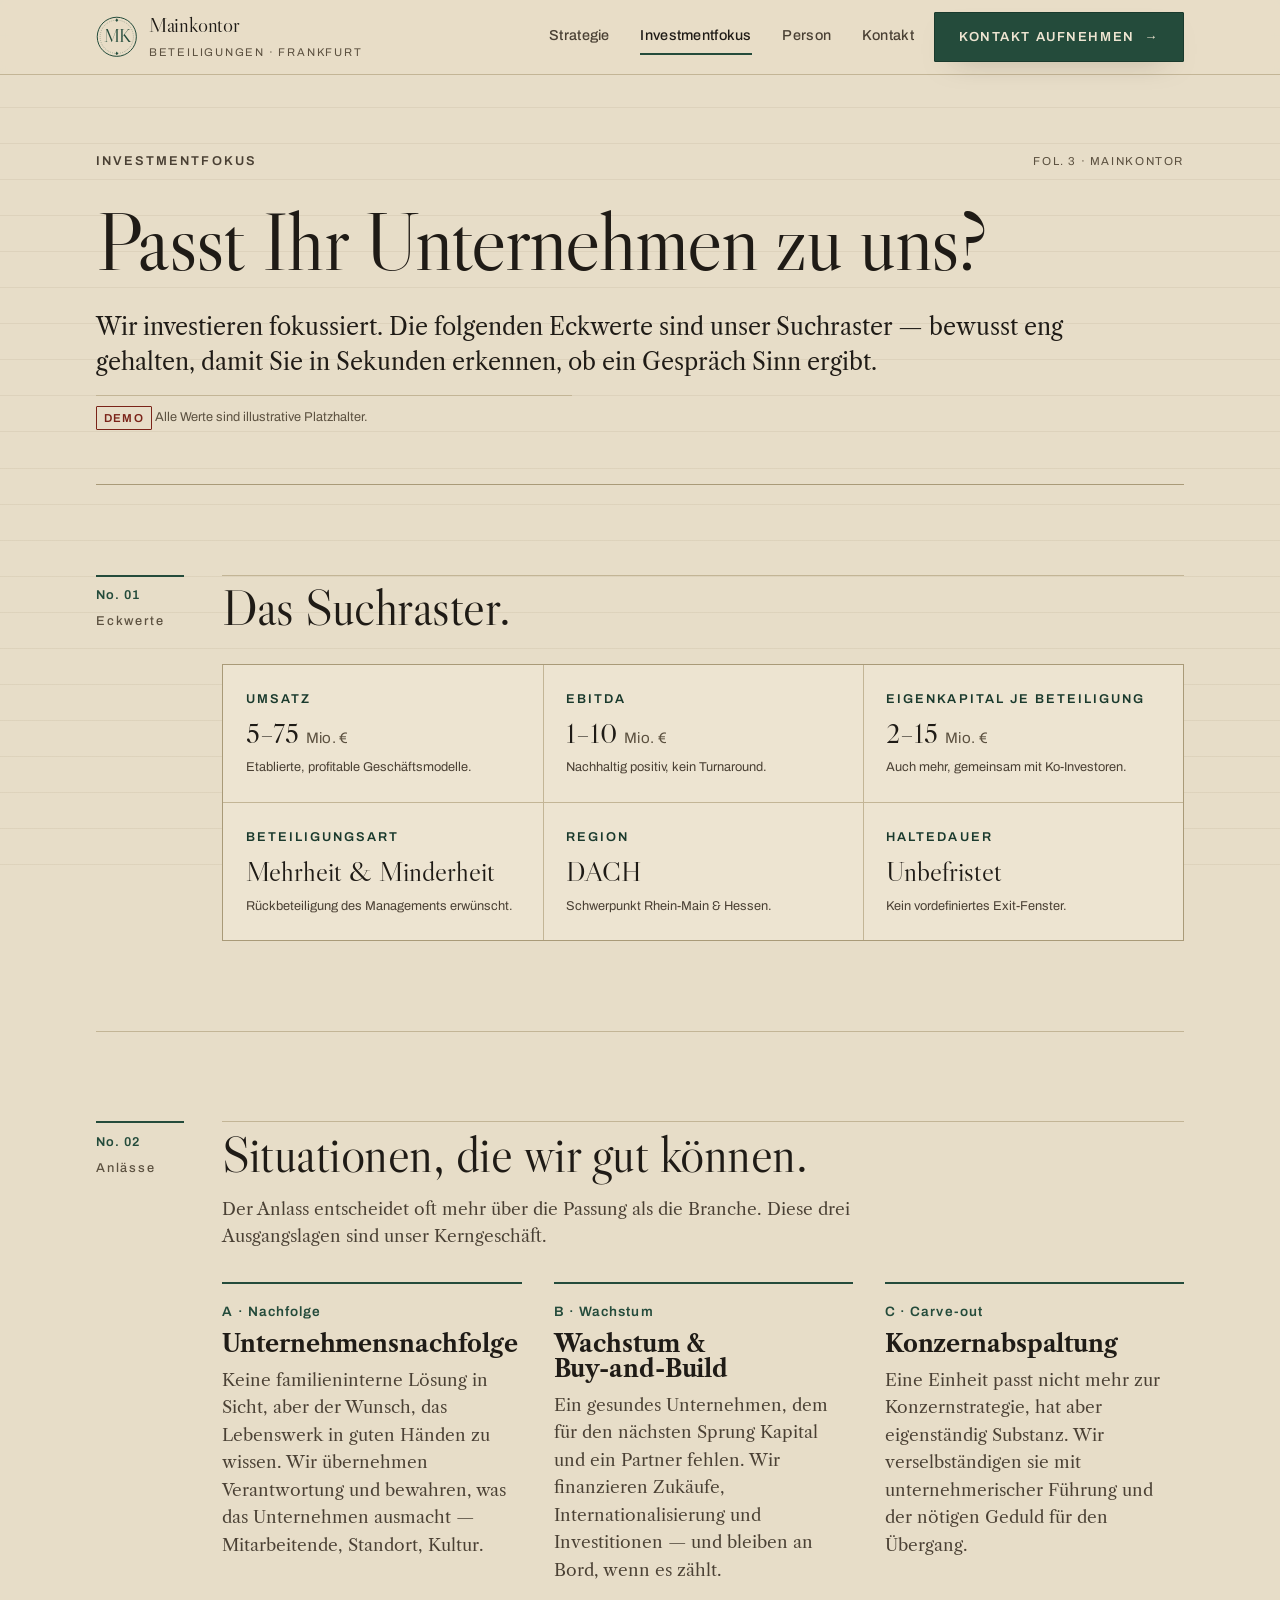
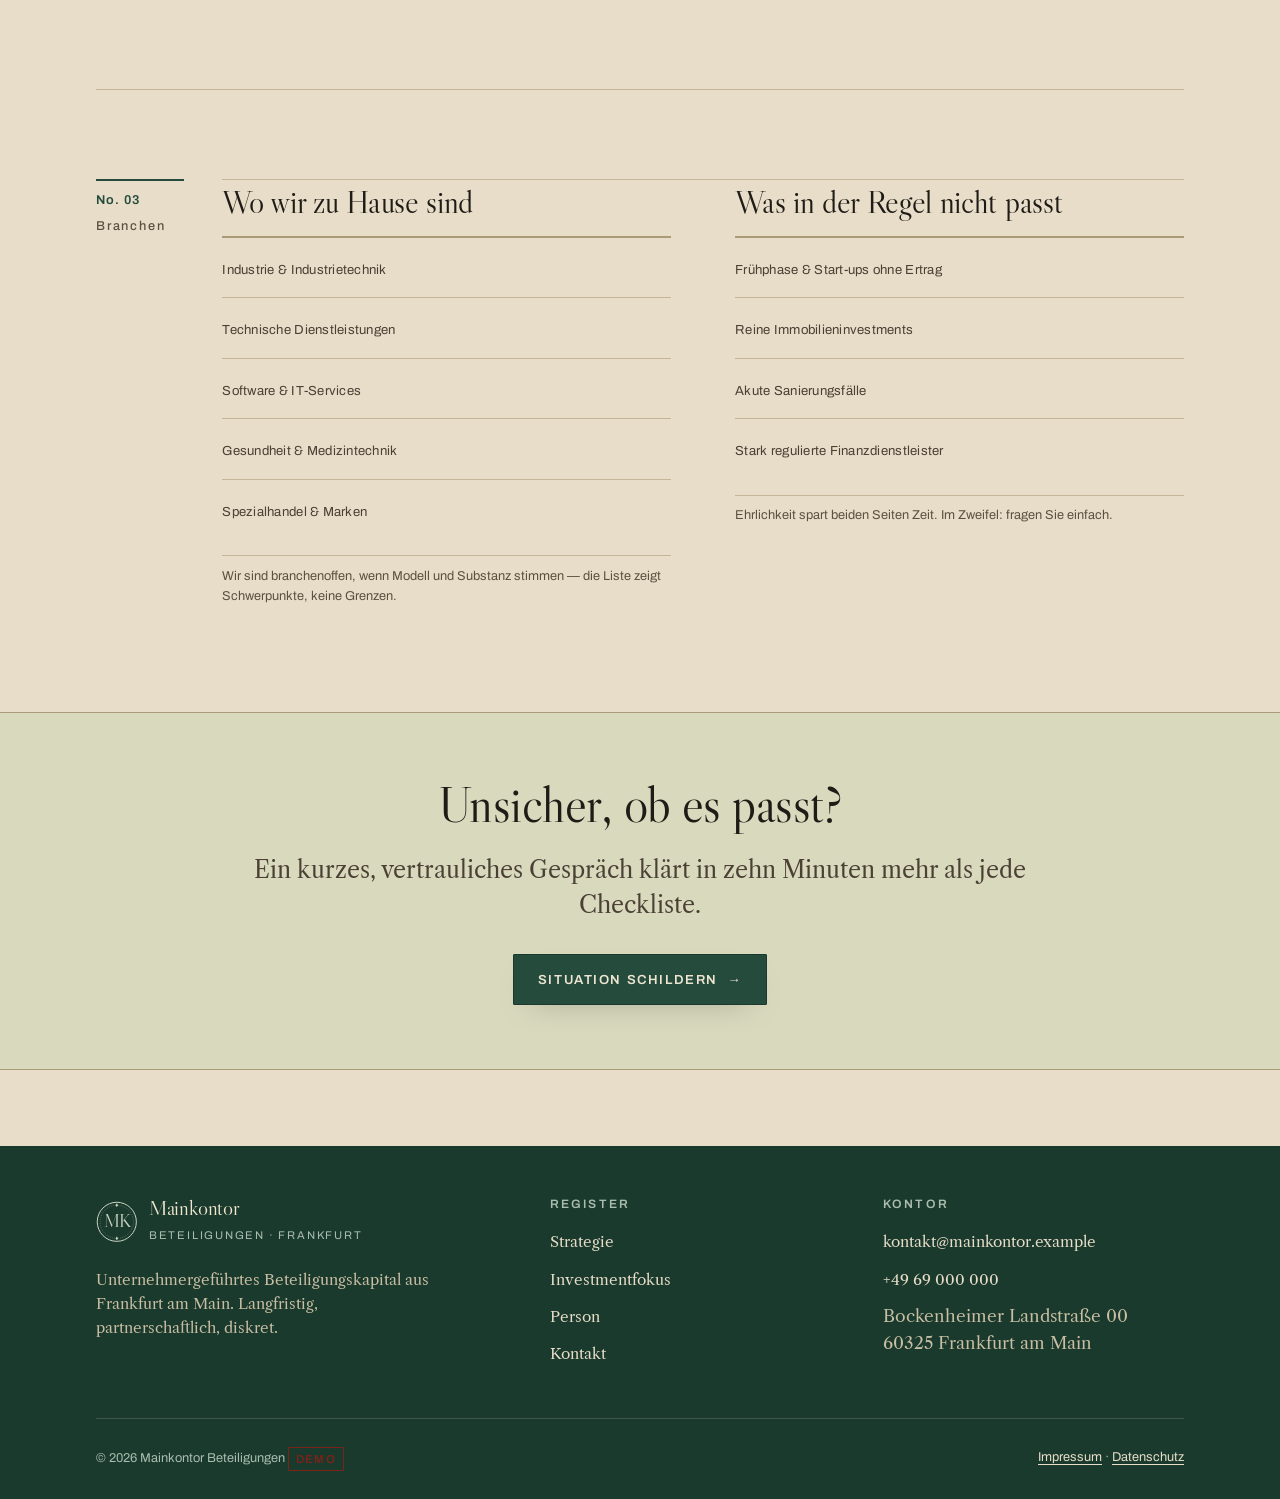
<file: investmentfokus.html>
<!DOCTYPE html>
<html lang="de">
<head>
<meta charset="utf-8">
<meta name="viewport" content="width=device-width, initial-scale=1">
<title>Investmentfokus — Mainkontor Beteiligungen</title>
<meta name="description" content="Der Investmentfokus von Mainkontor: mittelständische Unternehmen im DACH-Raum, Schwerpunkt Rhein-Main — Größe, Branchen, Regionen, Beteiligungsart und Situationen wie Nachfolge, Wachstum und Carve-out.">
<link rel="preload" as="font" type="font/woff2" href="assets/fonts/libre-caslon-display-400.woff2" crossorigin>
<link rel="preload" as="font" type="font/woff2" href="assets/fonts/libre-caslon-text-400.woff2" crossorigin>
<link rel="stylesheet" href="assets/css/main.css">
</head>
<body>
<a class="skip" href="#main">Zum Inhalt springen</a>

<header class="site-header">
  <div class="wrap site-header__bar">
    <a class="wordmark" href="index.html" aria-label="Mainkontor Beteiligungen — Startseite">
      <span class="seal__mark" style="color:var(--green)" aria-hidden="true">
        <svg viewBox="0 0 100 100" fill="none" xmlns="http://www.w3.org/2000/svg">
          <circle cx="50" cy="50" r="47" stroke="currentColor" stroke-width="2.4"/>
          <circle cx="50" cy="50" r="40" stroke="currentColor" stroke-width="1" stroke-dasharray="1.6 3.2"/>
          <path d="M50 5.5 l3.2 4.5 -3.2 4.5 -3.2 -4.5z" fill="currentColor"/>
          <path d="M50 85.5 l3.2 4.5 -3.2 4.5 -3.2 -4.5z" fill="currentColor"/>
          <text x="50" y="53" text-anchor="middle" dominant-baseline="middle" font-family="'Caslon Display', Georgia, serif" font-size="44" letter-spacing="-2.5" fill="currentColor">MK</text>
        </svg>
      </span>
      <span>
        <span class="wordmark__name">Mainkontor</span>
        <span class="wordmark__sub">Beteiligungen · Frankfurt</span>
      </span>
    </a>
    <div class="site-header__cta">
      <nav class="nav" id="primary-nav" aria-label="Hauptnavigation">
        <a href="strategie.html">Strategie</a>
        <a href="investmentfokus.html" aria-current="page">Investmentfokus</a>
        <a href="person.html">Person</a>
        <a href="kontakt.html">Kontakt</a>
      </nav>
      <a class="btn" href="kontakt.html">Kontakt aufnehmen <span class="btn__arrow" aria-hidden="true">→</span></a>
      <button class="nav-toggle__btn" aria-expanded="false" aria-controls="primary-nav">
        <span data-label>Menü</span>
      </button>
    </div>
  </div>
</header>

<main id="main">

  <section class="masthead">
    <div class="wrap">
      <div class="masthead__meta reg">
        <span class="label">Investmentfokus</span>
        <span class="reg" style="margin-left:auto;letter-spacing:.14em;font-size:.72rem;color:var(--ink-faint)">FOL. 3 · MAINKONTOR</span>
      </div>
      <h1>Passt Ihr Unternehmen zu uns?</h1>
      <p class="lead">Wir investieren fokussiert. Die folgenden Eckwerte sind unser Suchraster — bewusst eng gehalten, damit Sie in Sekunden erkennen, ob ein Gespräch Sinn ergibt.</p>
      <p class="demo-note"><span class="demo-badge">Demo</span> Alle Werte sind illustrative Platzhalter.</p>
    </div>
  </section>

  <div class="wrap"><hr class="rule-double"></div>

  <!-- KRITERIEN -->
  <section class="section">
    <div class="wrap">
      <div class="entry">
        <div class="entry__no">No. 01<small>Eckwerte</small></div>
        <div class="entry__body">
          <h2 style="margin-bottom:1.75rem">Das Suchraster.</h2>
          <div class="criteria reveal">
            <div class="criteria__cell">
              <span class="label">Umsatz</span>
              <span class="criteria__val reg">5–75 <span class="unit">Mio. €</span></span>
              <span class="criteria__note">Etablierte, profitable Geschäftsmodelle.</span>
            </div>
            <div class="criteria__cell">
              <span class="label">EBITDA</span>
              <span class="criteria__val reg">1–10 <span class="unit">Mio. €</span></span>
              <span class="criteria__note">Nachhaltig positiv, kein Turnaround.</span>
            </div>
            <div class="criteria__cell">
              <span class="label">Eigenkapital je Beteiligung</span>
              <span class="criteria__val reg">2–15 <span class="unit">Mio. €</span></span>
              <span class="criteria__note">Auch mehr, gemeinsam mit Ko-Investoren.</span>
            </div>
            <div class="criteria__cell">
              <span class="label">Beteiligungsart</span>
              <span class="criteria__val">Mehrheit &amp; Minderheit</span>
              <span class="criteria__note">Rückbeteiligung des Managements erwünscht.</span>
            </div>
            <div class="criteria__cell">
              <span class="label">Region</span>
              <span class="criteria__val">DACH</span>
              <span class="criteria__note">Schwerpunkt Rhein-Main &amp; Hessen.</span>
            </div>
            <div class="criteria__cell">
              <span class="label">Haltedauer</span>
              <span class="criteria__val">Unbefristet</span>
              <span class="criteria__note">Kein vordefiniertes Exit-Fenster.</span>
            </div>
          </div>
        </div>
      </div>
    </div>
  </section>

  <div class="wrap"><hr class="rule-single"></div>

  <!-- SITUATIONEN -->
  <section class="section">
    <div class="wrap">
      <div class="entry">
        <div class="entry__no">No. 02<small>Anlässe</small></div>
        <div class="entry__body">
          <h2 style="margin-bottom:.75rem">Situationen, die wir gut können.</h2>
          <p style="margin-bottom:2rem;max-width:60ch;color:var(--ink-soft)">Der Anlass entscheidet oft mehr über die Passung als die Branche. Diese drei Ausgangslagen sind unser Kerngeschäft.</p>
          <div class="situations">
            <article class="situation reveal">
              <div class="situation__no">A · Nachfolge</div>
              <h3>Unternehmens&shy;nachfolge</h3>
              <p>Keine familieninterne Lösung in Sicht, aber der Wunsch, das Lebenswerk in guten Händen zu wissen. Wir übernehmen Verantwortung und bewahren, was das Unternehmen ausmacht — Mitarbeitende, Standort, Kultur.</p>
            </article>
            <article class="situation reveal" data-reveal-delay="90">
              <div class="situation__no">B · Wachstum</div>
              <h3>Wachstum &amp; Buy-and-Build</h3>
              <p>Ein gesundes Unternehmen, dem für den nächsten Sprung Kapital und ein Partner fehlen. Wir finanzieren Zukäufe, Internationalisierung und Investitionen — und bleiben an Bord, wenn es zählt.</p>
            </article>
            <article class="situation reveal" data-reveal-delay="180">
              <div class="situation__no">C · Carve-out</div>
              <h3>Konzern&shy;abspaltung</h3>
              <p>Eine Einheit passt nicht mehr zur Konzernstrategie, hat aber eigenständig Substanz. Wir verselbständigen sie mit unternehmerischer Führung und der nötigen Geduld für den Übergang.</p>
            </article>
          </div>
        </div>
      </div>
    </div>
  </section>

  <div class="wrap"><hr class="rule-single"></div>

  <!-- BRANCHEN + AUSSCHLUSS -->
  <section class="section">
    <div class="wrap">
      <div class="entry">
        <div class="entry__no">No. 03<small>Branchen</small></div>
        <div class="entry__body">
          <div class="prose-grid" style="gap:clamp(2rem,5vw,4rem)">
            <div class="reveal">
              <h2 style="font-size:var(--step2);margin-bottom:1rem">Wo wir zu Hause sind</h2>
              <div class="coords">
                <div class="coords__row"><span class="register__k reg">Industrie &amp; Industrietechnik</span></div>
                <div class="coords__row"><span class="register__k reg">Technische Dienstleistungen</span></div>
                <div class="coords__row"><span class="register__k reg">Software &amp; IT-Services</span></div>
                <div class="coords__row"><span class="register__k reg">Gesundheit &amp; Medizintechnik</span></div>
                <div class="coords__row"><span class="register__k reg">Spezialhandel &amp; Marken</span></div>
              </div>
              <p class="demo-note">Wir sind branchenoffen, wenn Modell und Substanz stimmen — die Liste zeigt Schwerpunkte, keine Grenzen.</p>
            </div>
            <div class="reveal" data-reveal-delay="90">
              <h2 style="font-size:var(--step2);margin-bottom:1rem">Was in der Regel nicht passt</h2>
              <div class="coords">
                <div class="coords__row"><span class="register__k reg">Frühphase &amp; Start-ups ohne Ertrag</span></div>
                <div class="coords__row"><span class="register__k reg">Reine Immobilien&shy;investments</span></div>
                <div class="coords__row"><span class="register__k reg">Akute Sanierungsfälle</span></div>
                <div class="coords__row"><span class="register__k reg">Stark regulierte Finanzdienstleister</span></div>
              </div>
              <p class="demo-note">Ehrlichkeit spart beiden Seiten Zeit. Im Zweifel: fragen Sie einfach.</p>
            </div>
          </div>
        </div>
      </div>
    </div>
  </section>

  <section class="section band" style="background:var(--green-tint);border-block:1px solid var(--rule-strong)">
    <div class="wrap wrap--narrow" style="text-align:center">
      <h2 class="reveal">Unsicher, ob es passt?</h2>
      <p class="lead reveal" style="margin:1.25rem auto 2rem;color:var(--ink-soft)">Ein kurzes, vertrauliches Gespräch klärt in zehn Minuten mehr als jede Checkliste.</p>
      <a class="btn reveal" href="kontakt.html">Situation schildern <span class="btn__arrow" aria-hidden="true">→</span></a>
    </div>
  </section>

</main>

<footer class="site-footer">
  <div class="wrap">
    <div class="site-footer__top">
      <div class="site-footer__col">
        <a class="wordmark" href="index.html" aria-label="Mainkontor Beteiligungen — Startseite">
          <span class="seal__mark" style="color:#c9d3c2" aria-hidden="true">
            <svg viewBox="0 0 100 100" fill="none" xmlns="http://www.w3.org/2000/svg">
              <circle cx="50" cy="50" r="47" stroke="currentColor" stroke-width="2.4"/>
              <circle cx="50" cy="50" r="40" stroke="currentColor" stroke-width="1" stroke-dasharray="1.6 3.2"/>
              <path d="M50 5.5 l3.2 4.5 -3.2 4.5 -3.2 -4.5z" fill="currentColor"/>
              <path d="M50 85.5 l3.2 4.5 -3.2 4.5 -3.2 -4.5z" fill="currentColor"/>
              <text x="50" y="53" text-anchor="middle" dominant-baseline="middle" font-family="'Caslon Display', Georgia, serif" font-size="44" letter-spacing="-2.5" fill="currentColor">MK</text>
            </svg>
          </span>
          <span>
            <span class="wordmark__name">Mainkontor</span>
            <span class="wordmark__sub">Beteiligungen · Frankfurt</span>
          </span>
        </a>
        <p style="margin-top:1.1rem;max-width:34ch;color:#c8bea3;font-size:.95rem">Unternehmergeführtes Beteiligungskapital aus Frankfurt am Main. Langfristig, partnerschaftlich, diskret.</p>
      </div>
      <div class="site-footer__col">
        <h3>Register</h3>
        <ul>
          <li><a href="strategie.html">Strategie</a></li>
          <li><a href="investmentfokus.html">Investmentfokus</a></li>
          <li><a href="person.html">Person</a></li>
          <li><a href="kontakt.html">Kontakt</a></li>
        </ul>
      </div>
      <div class="site-footer__col">
        <h3>Kontor</h3>
        <ul>
          <li><a href="mailto:kontakt@mainkontor.example">kontakt@mainkontor.example</a></li>
          <li><a href="tel:+496900000000">+49 69 000 000</a></li>
          <li><span style="color:#c8bea3">Bockenheimer Landstraße 00<br>60325 Frankfurt am Main</span></li>
        </ul>
      </div>
    </div>
    <div class="site-footer__bottom">
      <div class="site-footer__seal"><span>© <span data-year>2026</span> Mainkontor Beteiligungen <span class="demo-badge">Demo</span></span></div>
      <div><a href="impressum.html">Impressum</a> · <a href="datenschutz.html">Datenschutz</a></div>
    </div>
  </div>
</footer>

<script src="assets/js/config.js"></script>
<script src="assets/js/main.js" defer></script>
</body>
</html>
</file>
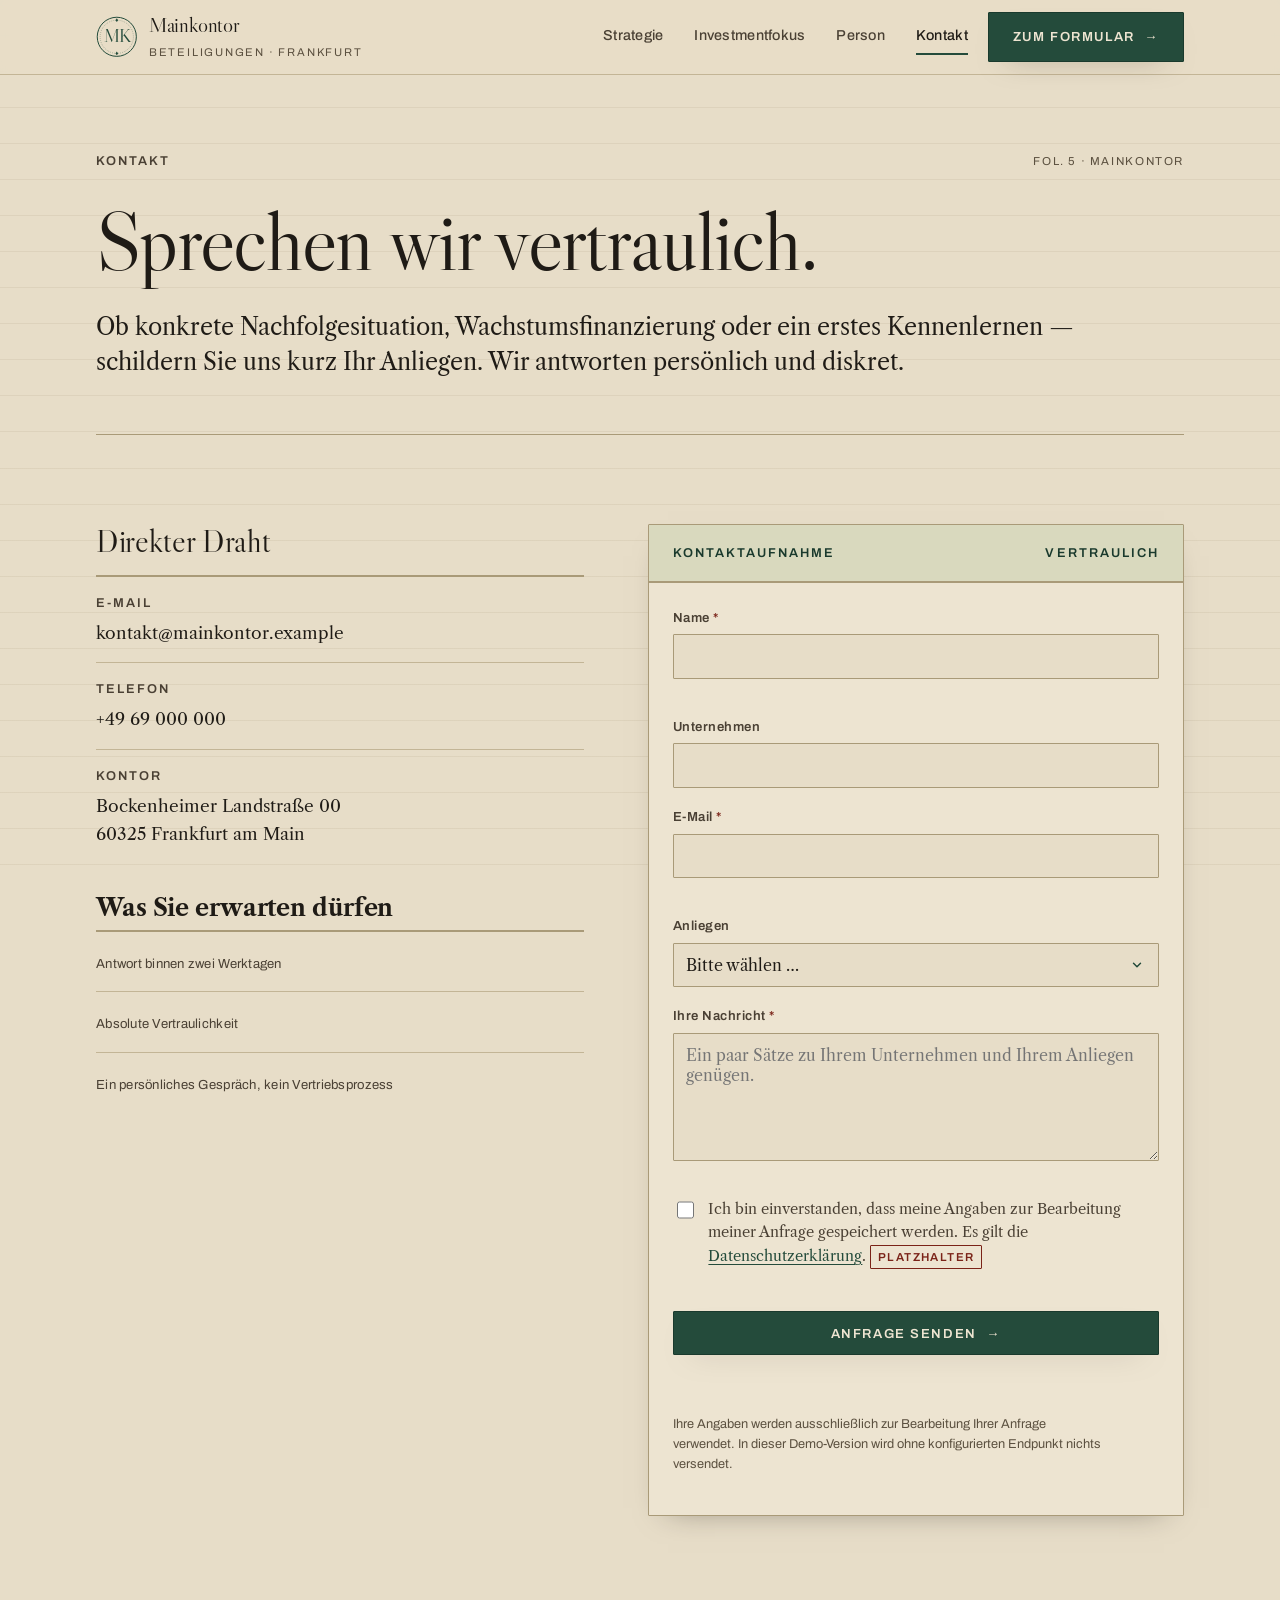
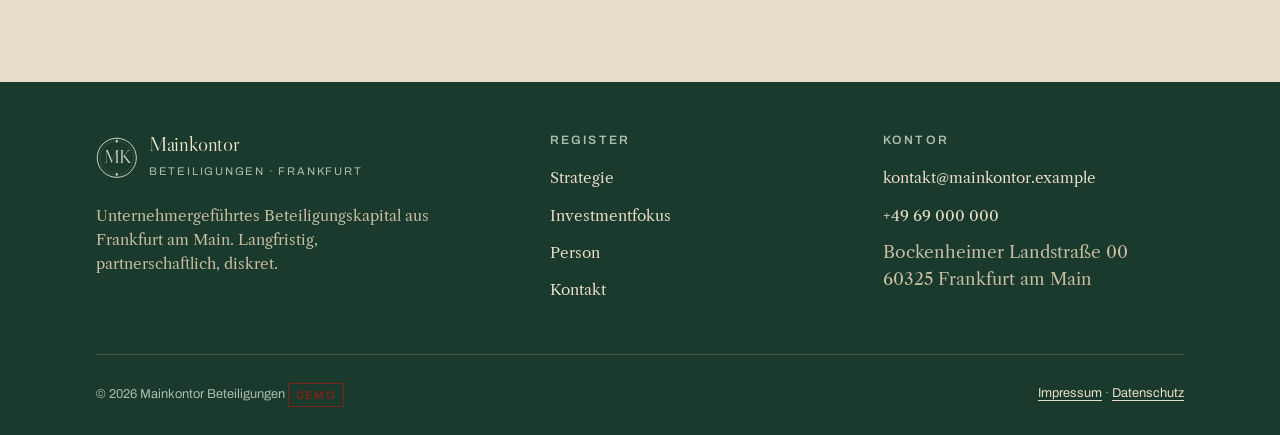
<file: kontakt.html>
<!DOCTYPE html>
<html lang="de">
<head>
<meta charset="utf-8">
<meta name="viewport" content="width=device-width, initial-scale=1">
<title>Kontakt — Mainkontor Beteiligungen</title>
<meta name="description" content="Nehmen Sie vertraulich Kontakt zu Mainkontor Beteiligungen auf — für Nachfolge, Wachstumsfinanzierung, Carve-out oder ein erstes Kennenlernen.">
<link rel="preload" as="font" type="font/woff2" href="assets/fonts/libre-caslon-display-400.woff2" crossorigin>
<link rel="preload" as="font" type="font/woff2" href="assets/fonts/libre-caslon-text-400.woff2" crossorigin>
<link rel="stylesheet" href="assets/css/main.css">
</head>
<body>
<a class="skip" href="#main">Zum Inhalt springen</a>

<header class="site-header">
  <div class="wrap site-header__bar">
    <a class="wordmark" href="index.html" aria-label="Mainkontor Beteiligungen — Startseite">
      <span class="seal__mark" style="color:var(--green)" aria-hidden="true">
        <svg viewBox="0 0 100 100" fill="none" xmlns="http://www.w3.org/2000/svg">
          <circle cx="50" cy="50" r="47" stroke="currentColor" stroke-width="2.4"/>
          <circle cx="50" cy="50" r="40" stroke="currentColor" stroke-width="1" stroke-dasharray="1.6 3.2"/>
          <path d="M50 5.5 l3.2 4.5 -3.2 4.5 -3.2 -4.5z" fill="currentColor"/>
          <path d="M50 85.5 l3.2 4.5 -3.2 4.5 -3.2 -4.5z" fill="currentColor"/>
          <text x="50" y="53" text-anchor="middle" dominant-baseline="middle" font-family="'Caslon Display', Georgia, serif" font-size="44" letter-spacing="-2.5" fill="currentColor">MK</text>
        </svg>
      </span>
      <span>
        <span class="wordmark__name">Mainkontor</span>
        <span class="wordmark__sub">Beteiligungen · Frankfurt</span>
      </span>
    </a>
    <div class="site-header__cta">
      <nav class="nav" id="primary-nav" aria-label="Hauptnavigation">
        <a href="strategie.html">Strategie</a>
        <a href="investmentfokus.html">Investmentfokus</a>
        <a href="person.html">Person</a>
        <a href="kontakt.html" aria-current="page">Kontakt</a>
      </nav>
      <a class="btn" href="#kontakt-form">Zum Formular <span class="btn__arrow" aria-hidden="true">→</span></a>
      <button class="nav-toggle__btn" aria-expanded="false" aria-controls="primary-nav">
        <span data-label>Menü</span>
      </button>
    </div>
  </div>
</header>

<main id="main">

  <section class="masthead">
    <div class="wrap">
      <div class="masthead__meta reg">
        <span class="label">Kontakt</span>
        <span class="reg" style="margin-left:auto;letter-spacing:.14em;font-size:.72rem;color:var(--ink-faint)">FOL. 5 · MAINKONTOR</span>
      </div>
      <h1>Sprechen wir vertraulich.</h1>
      <p class="lead">Ob konkrete Nachfolgesituation, Wachstumsfinanzierung oder ein erstes Kennenlernen — schildern Sie uns kurz Ihr Anliegen. Wir antworten persönlich und diskret.</p>
    </div>
  </section>

  <div class="wrap"><hr class="rule-double"></div>

  <section class="section">
    <div class="wrap">
      <div class="contact-grid">

        <!-- Aside: coordinates + assurances -->
        <aside class="stack-lg reveal">
          <div>
            <h2 style="font-size:var(--step2);margin-bottom:1rem">Direkter Draht</h2>
            <div class="coords">
              <div class="coords__row">
                <span class="label">E-Mail</span>
                <a href="mailto:kontakt@mainkontor.example">kontakt@mainkontor.example</a>
              </div>
              <div class="coords__row">
                <span class="label">Telefon</span>
                <a href="tel:+496900000000">+49 69 000 000</a>
              </div>
              <div class="coords__row">
                <span class="label">Kontor</span>
                <span>Bockenheimer Landstraße 00<br>60325 Frankfurt am Main</span>
              </div>
            </div>
          </div>
          <div>
            <h3 style="font-size:var(--step1);margin-bottom:.6rem">Was Sie erwarten dürfen</h3>
            <div class="coords">
              <div class="coords__row"><span class="reg register__k">Antwort binnen zwei Werktagen</span></div>
              <div class="coords__row"><span class="reg register__k">Absolute Vertraulichkeit</span></div>
              <div class="coords__row"><span class="reg register__k">Ein persönliches Gespräch, kein Vertriebsprozess</span></div>
            </div>
          </div>
        </aside>

        <!-- Form -->
        <form class="form" id="kontakt-form" novalidate>
          <div class="form__head">
            <span class="label">Kontaktaufnahme</span>
            <span class="label">Vertraulich</span>
          </div>
          <div class="form__body">
            <div class="field" data-field="name">
              <label for="f-name">Name <span class="req" aria-hidden="true">*</span></label>
              <input id="f-name" name="name" type="text" autocomplete="name" required>
              <span class="field__error" data-field-error aria-live="polite"></span>
            </div>
            <div class="field" data-field="company">
              <label for="f-company">Unternehmen</label>
              <input id="f-company" name="company" type="text" autocomplete="organization">
            </div>
            <div class="field" data-field="email">
              <label for="f-email">E-Mail <span class="req" aria-hidden="true">*</span></label>
              <input id="f-email" name="email" type="email" autocomplete="email" required>
              <span class="field__error" data-field-error aria-live="polite"></span>
            </div>
            <div class="field" data-field="topic">
              <label for="f-topic">Anliegen</label>
              <select id="f-topic" name="topic">
                <option value="">Bitte wählen …</option>
                <option>Unternehmensnachfolge</option>
                <option>Wachstum / Buy-and-Build</option>
                <option>Konzernabspaltung (Carve-out)</option>
                <option>Ko-Investment</option>
                <option>Erstes Kennenlernen</option>
                <option>Sonstiges</option>
              </select>
            </div>
            <div class="field" data-field="message">
              <label for="f-message">Ihre Nachricht <span class="req" aria-hidden="true">*</span></label>
              <textarea id="f-message" name="message" rows="5" required placeholder="Ein paar Sätze zu Ihrem Unternehmen und Ihrem Anliegen genügen."></textarea>
              <span class="field__error" data-field-error aria-live="polite"></span>
            </div>
            <div class="field field--check" data-field="consent">
              <input id="f-consent" name="consent" type="checkbox" required>
              <label for="f-consent">Ich bin einverstanden, dass meine Angaben zur Bearbeitung meiner Anfrage gespeichert werden. Es gilt die <a href="datenschutz.html">Datenschutzerklärung</a>. <span class="demo-badge">Platzhalter</span></label>
              <span class="field__error" data-field-error aria-live="polite" style="grid-column:1 / -1"></span>
            </div>

            <!-- Honeypot: für Menschen unsichtbar -->
            <div class="hp" aria-hidden="true">
              <label for="f-website">Website (bitte leer lassen)</label>
              <input id="f-website" name="website" type="text" tabindex="-1" autocomplete="off">
            </div>

            <button class="btn btn--block" type="submit">Anfrage senden <span class="btn__arrow" aria-hidden="true">→</span></button>
            <p class="form__status" role="status" aria-live="polite"></p>
          </div>
          <p class="form__note">Ihre Angaben werden ausschließlich zur Bearbeitung Ihrer Anfrage verwendet. In dieser Demo-Version wird ohne konfigurierten Endpunkt nichts versendet.</p>
        </form>

        <!-- Erfolgs-Zustand (per JS eingesetzt) -->
        <template id="form-success">
          <div class="form-success">
            <span class="seal__mark" style="color:var(--green)" aria-hidden="true">
              <svg viewBox="0 0 100 100" fill="none" xmlns="http://www.w3.org/2000/svg">
                <circle cx="50" cy="50" r="47" stroke="currentColor" stroke-width="2.4"/>
                <circle cx="50" cy="50" r="40" stroke="currentColor" stroke-width="1" stroke-dasharray="1.6 3.2"/>
                <path d="M35 52 l11 11 22 -26" stroke="currentColor" stroke-width="4" stroke-linecap="round" stroke-linejoin="round"/>
              </svg>
            </span>
            <h3>Eingetragen. Vielen Dank.</h3>
            <p style="color:var(--ink-soft)">Ihre Anfrage ist bei uns eingegangen. Wir melden uns persönlich, in der Regel binnen zwei Werktagen.</p>
            <p data-demo-note class="demo-note" style="border:0;max-width:44ch" hidden>Hinweis: Dies ist eine Demo ohne angebundenen Endpunkt — es wurde nichts versendet. Sobald ein Webhook konfiguriert ist, geht die Anfrage an den hinterlegten Workflow.</p>
          </div>
        </template>

      </div>
    </div>
  </section>

</main>

<footer class="site-footer">
  <div class="wrap">
    <div class="site-footer__top">
      <div class="site-footer__col">
        <a class="wordmark" href="index.html" aria-label="Mainkontor Beteiligungen — Startseite">
          <span class="seal__mark" style="color:#c9d3c2" aria-hidden="true">
            <svg viewBox="0 0 100 100" fill="none" xmlns="http://www.w3.org/2000/svg">
              <circle cx="50" cy="50" r="47" stroke="currentColor" stroke-width="2.4"/>
              <circle cx="50" cy="50" r="40" stroke="currentColor" stroke-width="1" stroke-dasharray="1.6 3.2"/>
              <path d="M50 5.5 l3.2 4.5 -3.2 4.5 -3.2 -4.5z" fill="currentColor"/>
              <path d="M50 85.5 l3.2 4.5 -3.2 4.5 -3.2 -4.5z" fill="currentColor"/>
              <text x="50" y="53" text-anchor="middle" dominant-baseline="middle" font-family="'Caslon Display', Georgia, serif" font-size="44" letter-spacing="-2.5" fill="currentColor">MK</text>
            </svg>
          </span>
          <span>
            <span class="wordmark__name">Mainkontor</span>
            <span class="wordmark__sub">Beteiligungen · Frankfurt</span>
          </span>
        </a>
        <p style="margin-top:1.1rem;max-width:34ch;color:#c8bea3;font-size:.95rem">Unternehmergeführtes Beteiligungskapital aus Frankfurt am Main. Langfristig, partnerschaftlich, diskret.</p>
      </div>
      <div class="site-footer__col">
        <h3>Register</h3>
        <ul>
          <li><a href="strategie.html">Strategie</a></li>
          <li><a href="investmentfokus.html">Investmentfokus</a></li>
          <li><a href="person.html">Person</a></li>
          <li><a href="kontakt.html">Kontakt</a></li>
        </ul>
      </div>
      <div class="site-footer__col">
        <h3>Kontor</h3>
        <ul>
          <li><a href="mailto:kontakt@mainkontor.example">kontakt@mainkontor.example</a></li>
          <li><a href="tel:+496900000000">+49 69 000 000</a></li>
          <li><span style="color:#c8bea3">Bockenheimer Landstraße 00<br>60325 Frankfurt am Main</span></li>
        </ul>
      </div>
    </div>
    <div class="site-footer__bottom">
      <div class="site-footer__seal"><span>© <span data-year>2026</span> Mainkontor Beteiligungen <span class="demo-badge">Demo</span></span></div>
      <div><a href="impressum.html">Impressum</a> · <a href="datenschutz.html">Datenschutz</a></div>
    </div>
  </div>
</footer>

<script src="assets/js/config.js"></script>
<script src="assets/js/main.js" defer></script>
<script src="assets/js/contact.js" defer></script>
</body>
</html>
</file>
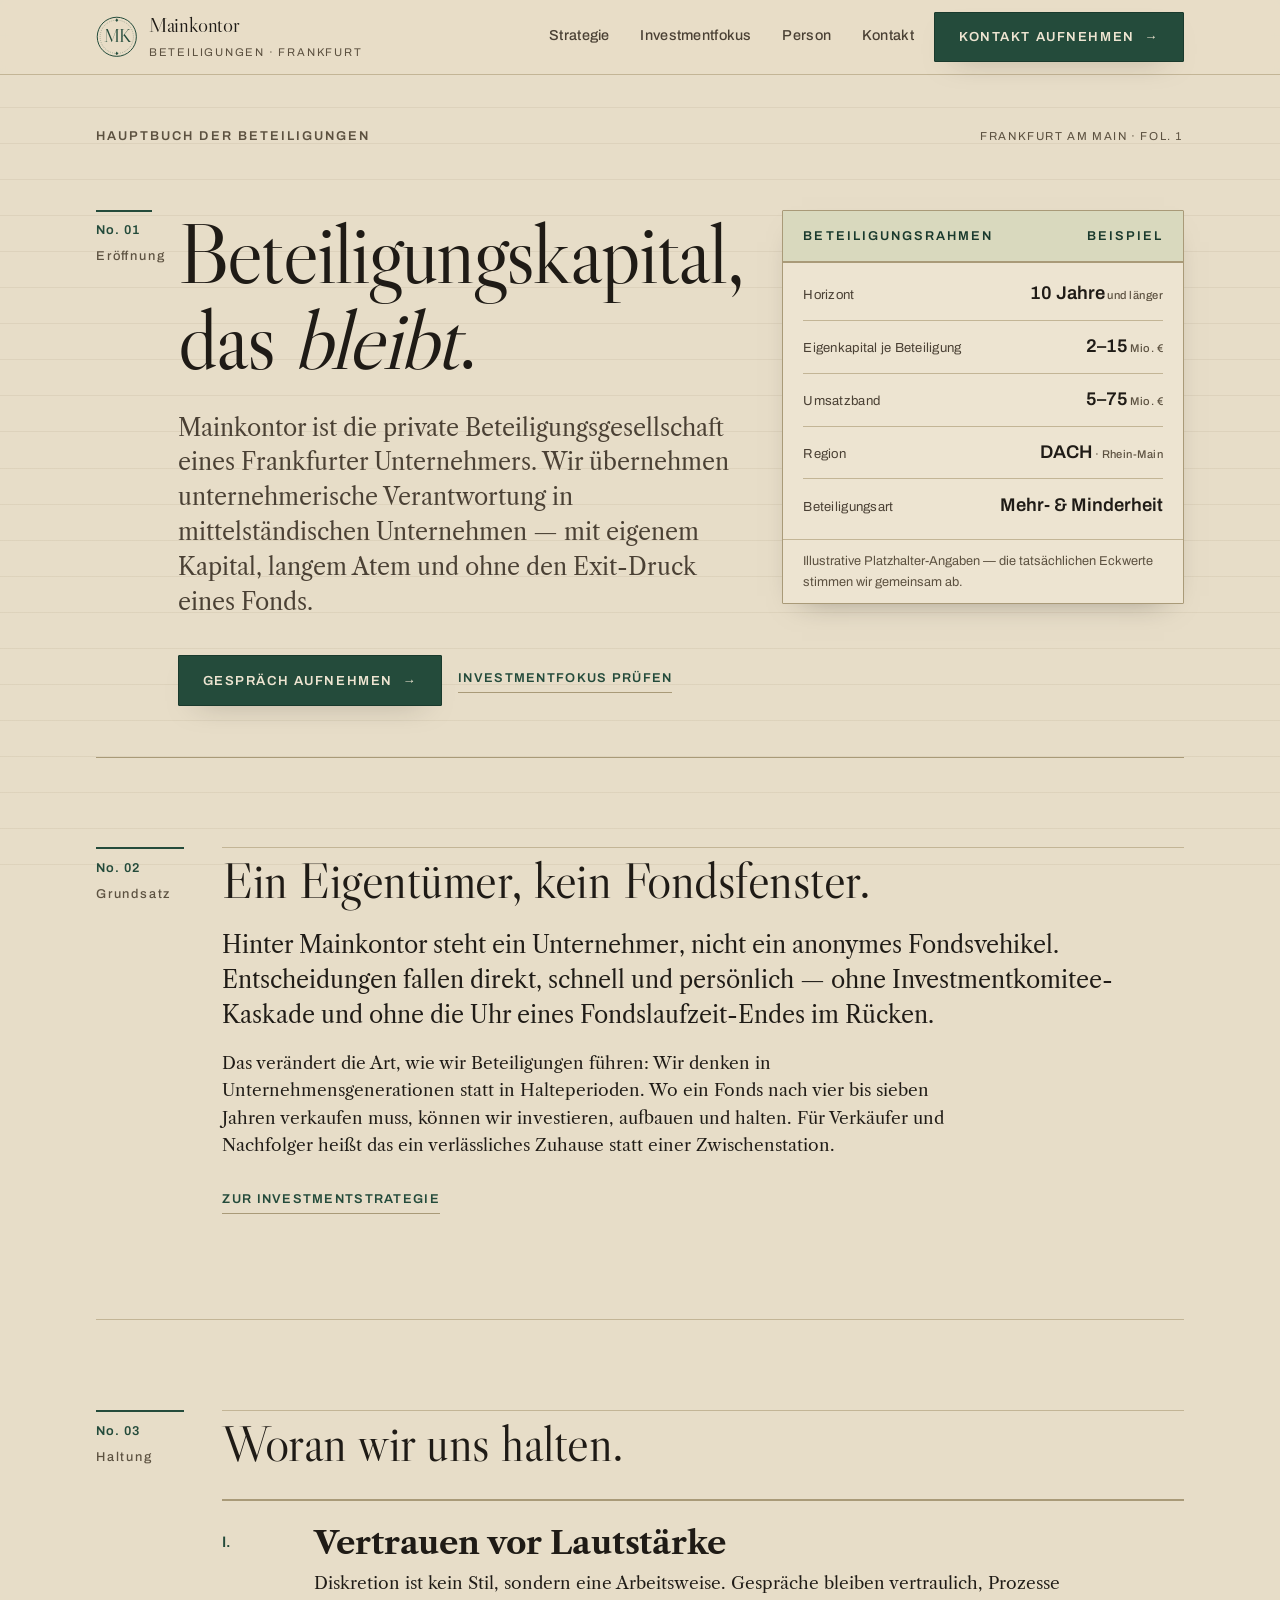
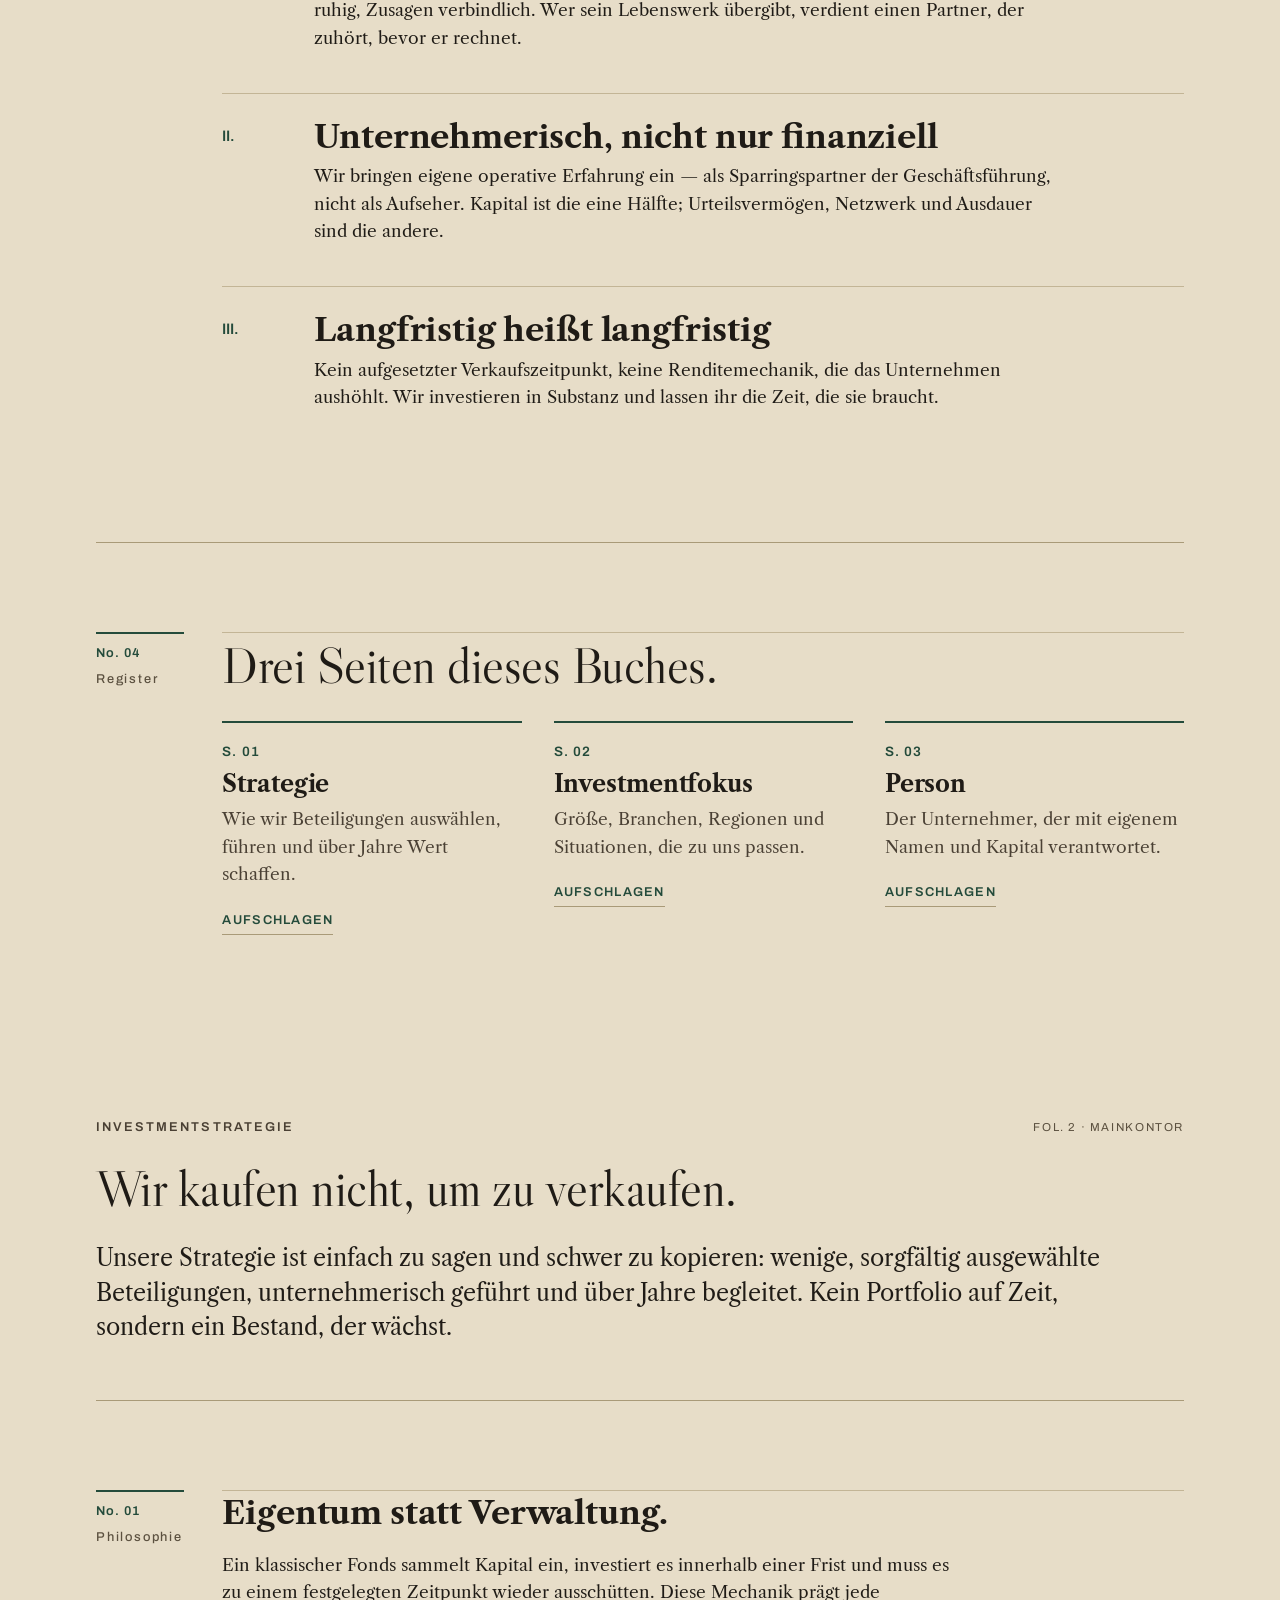
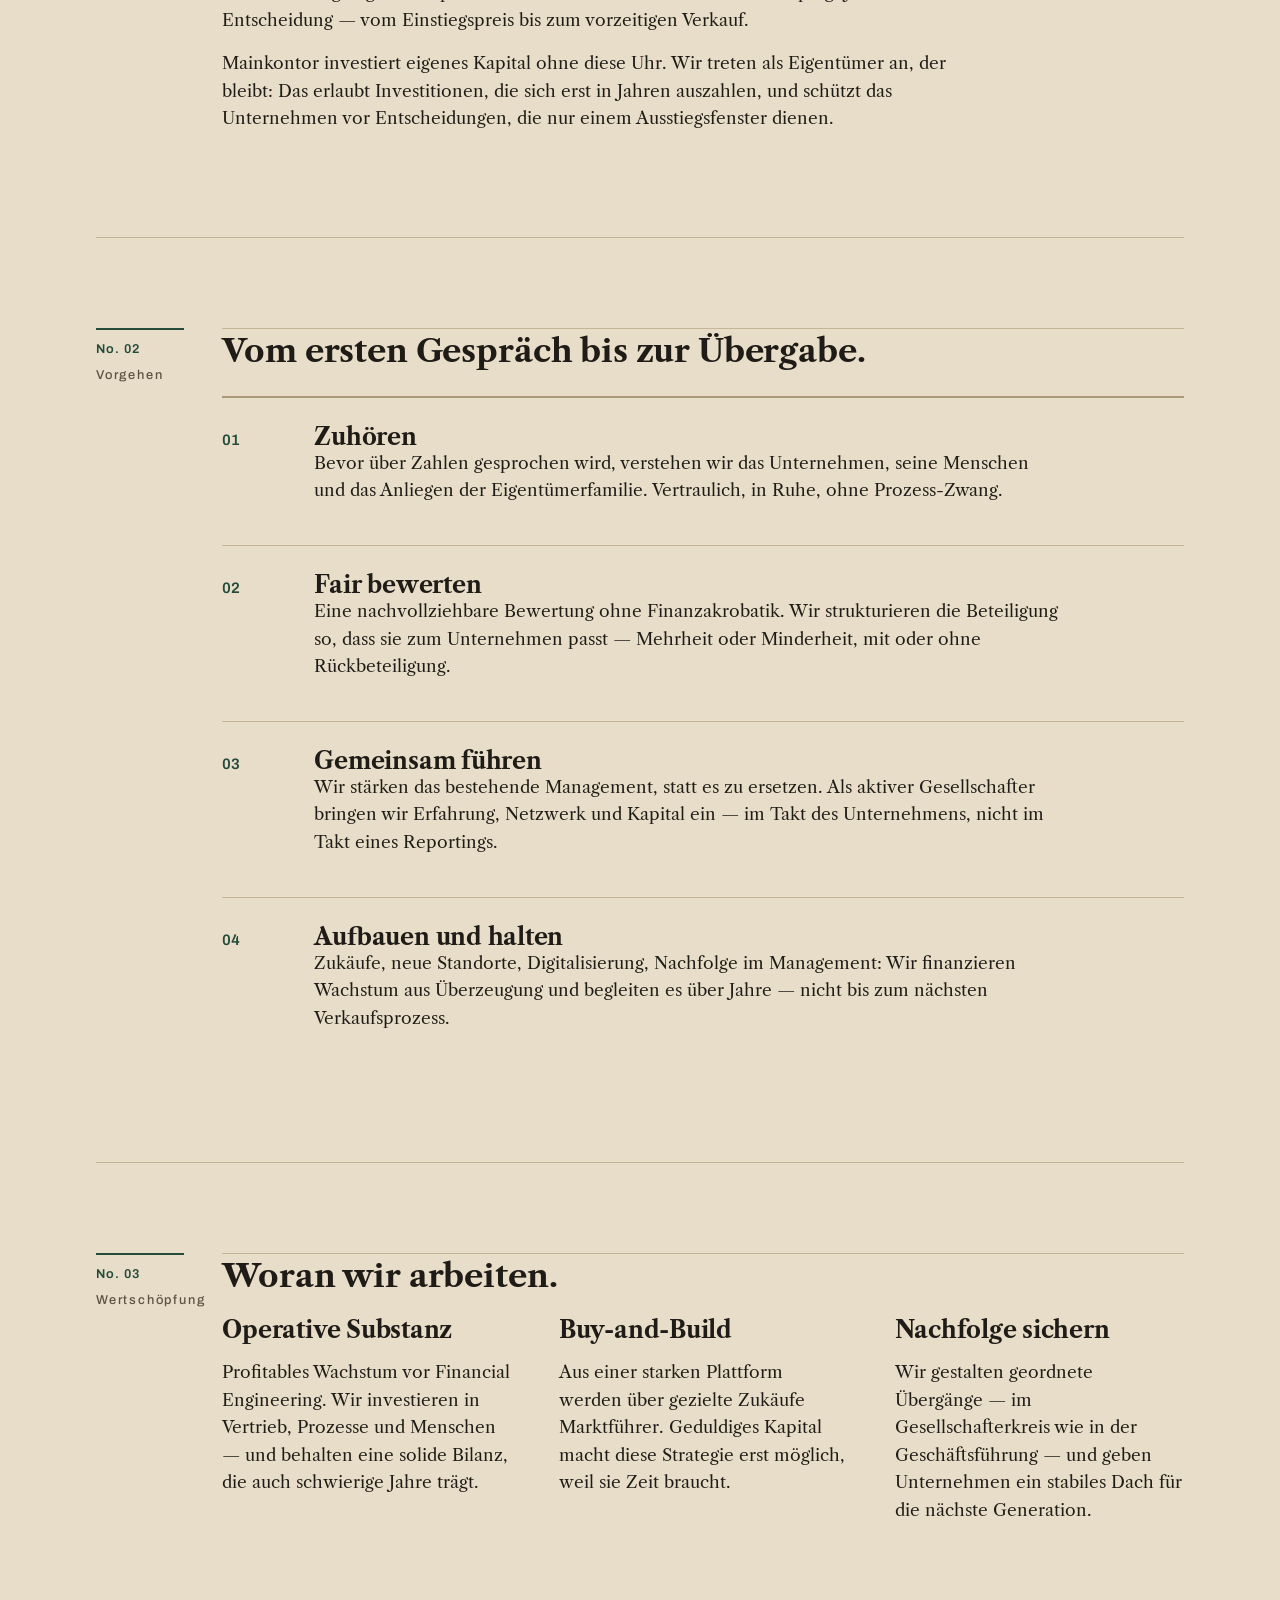
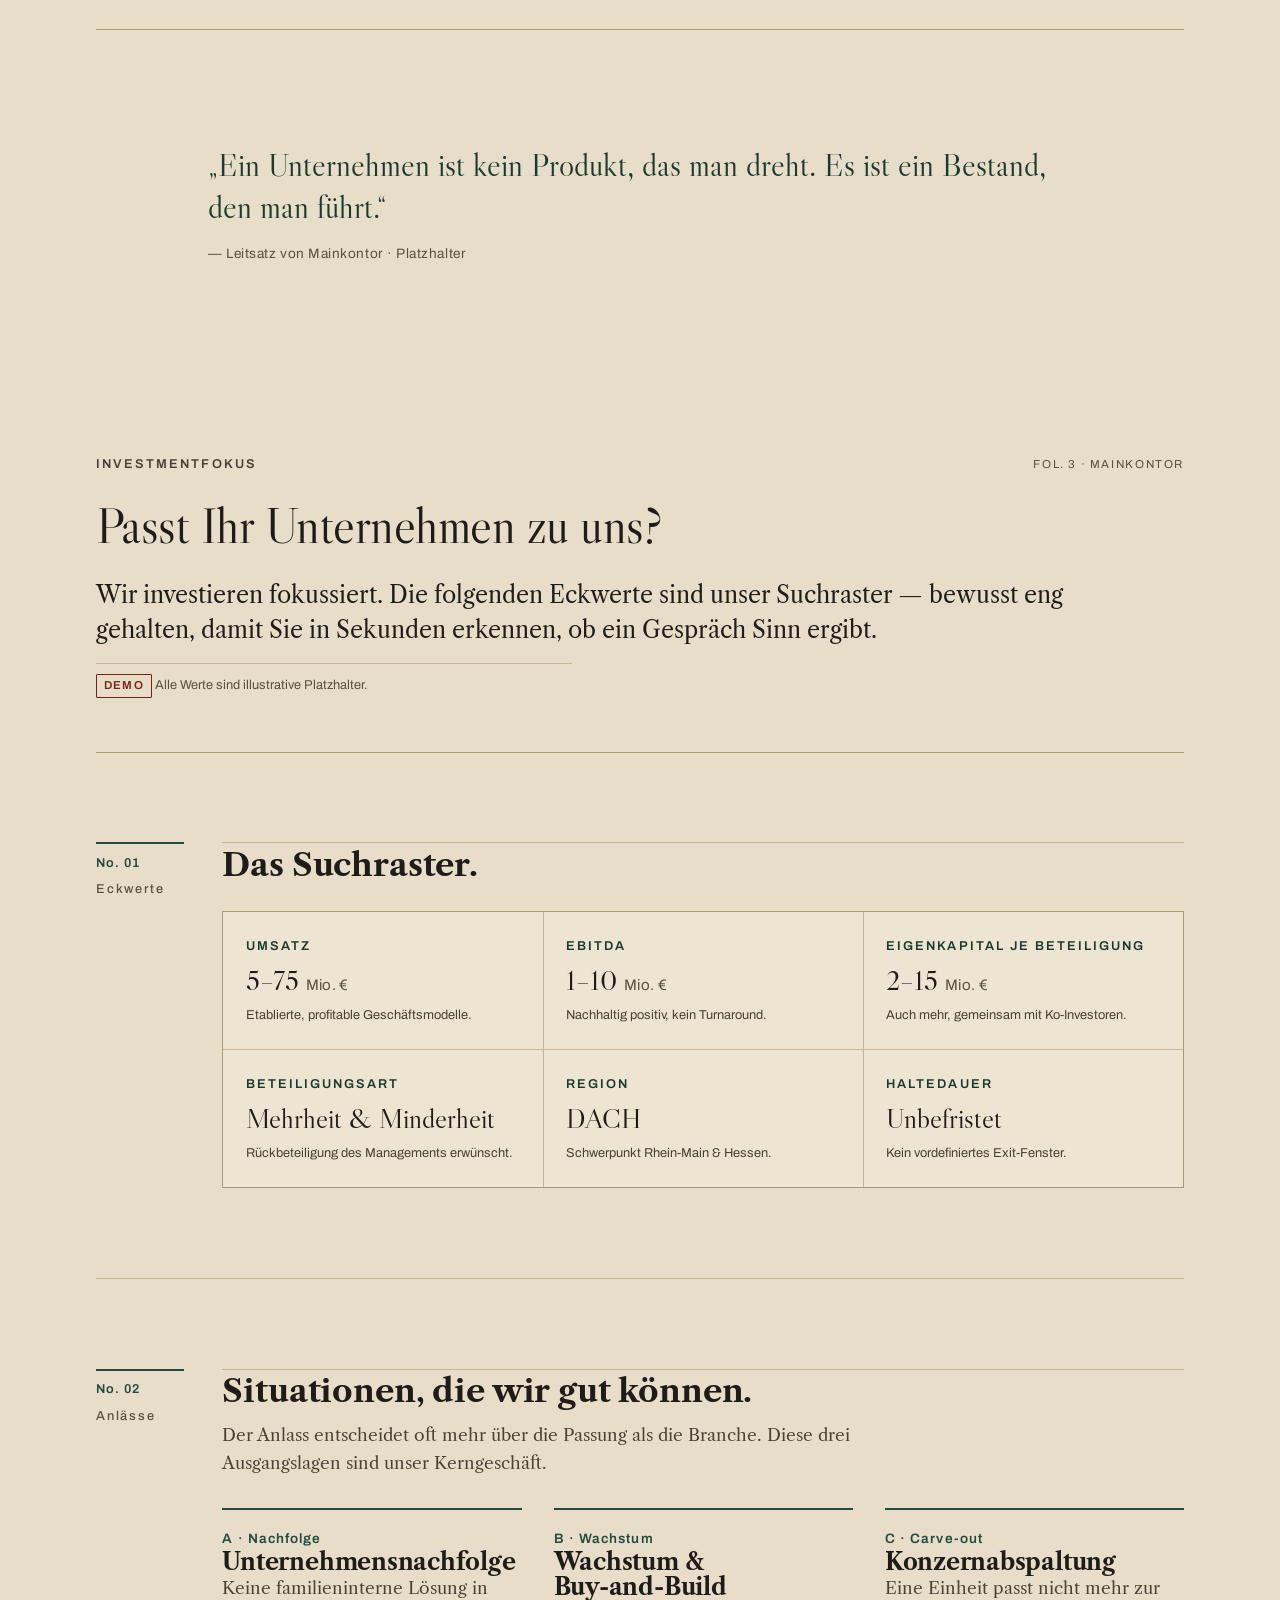
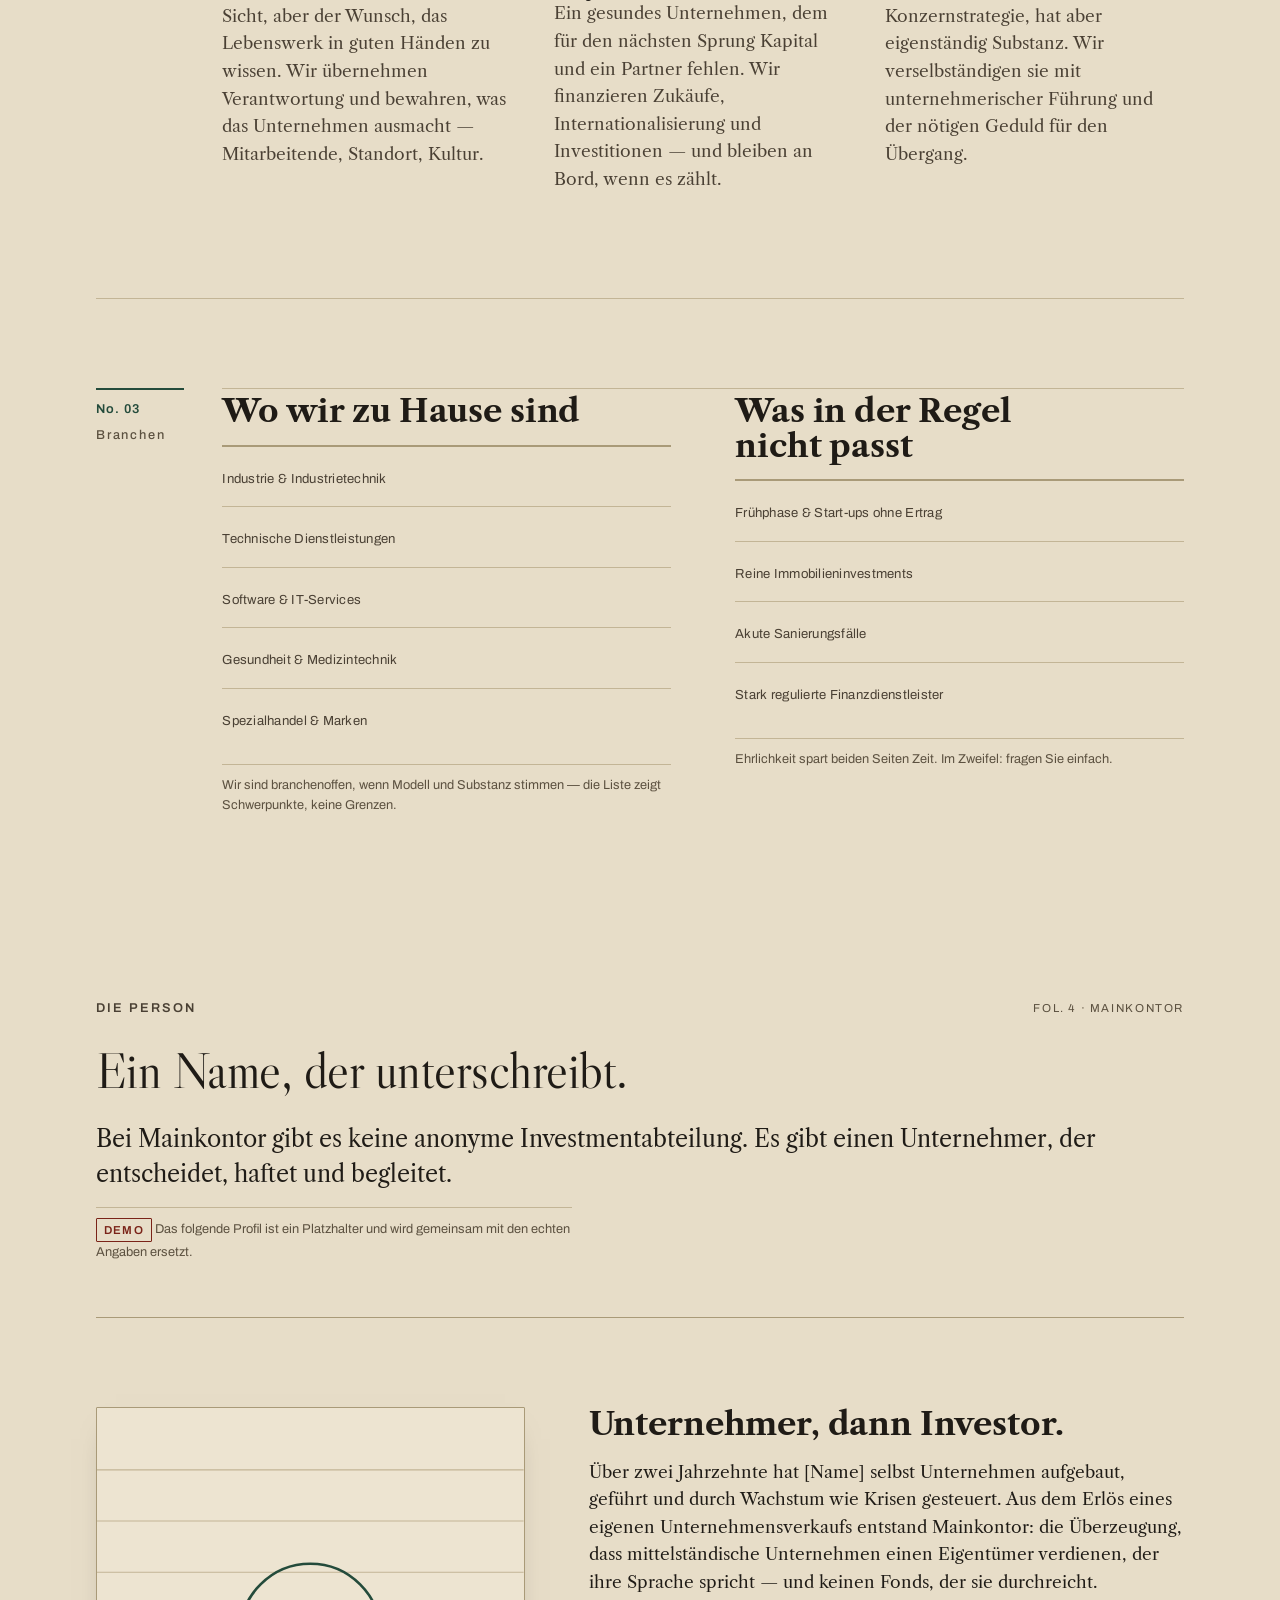
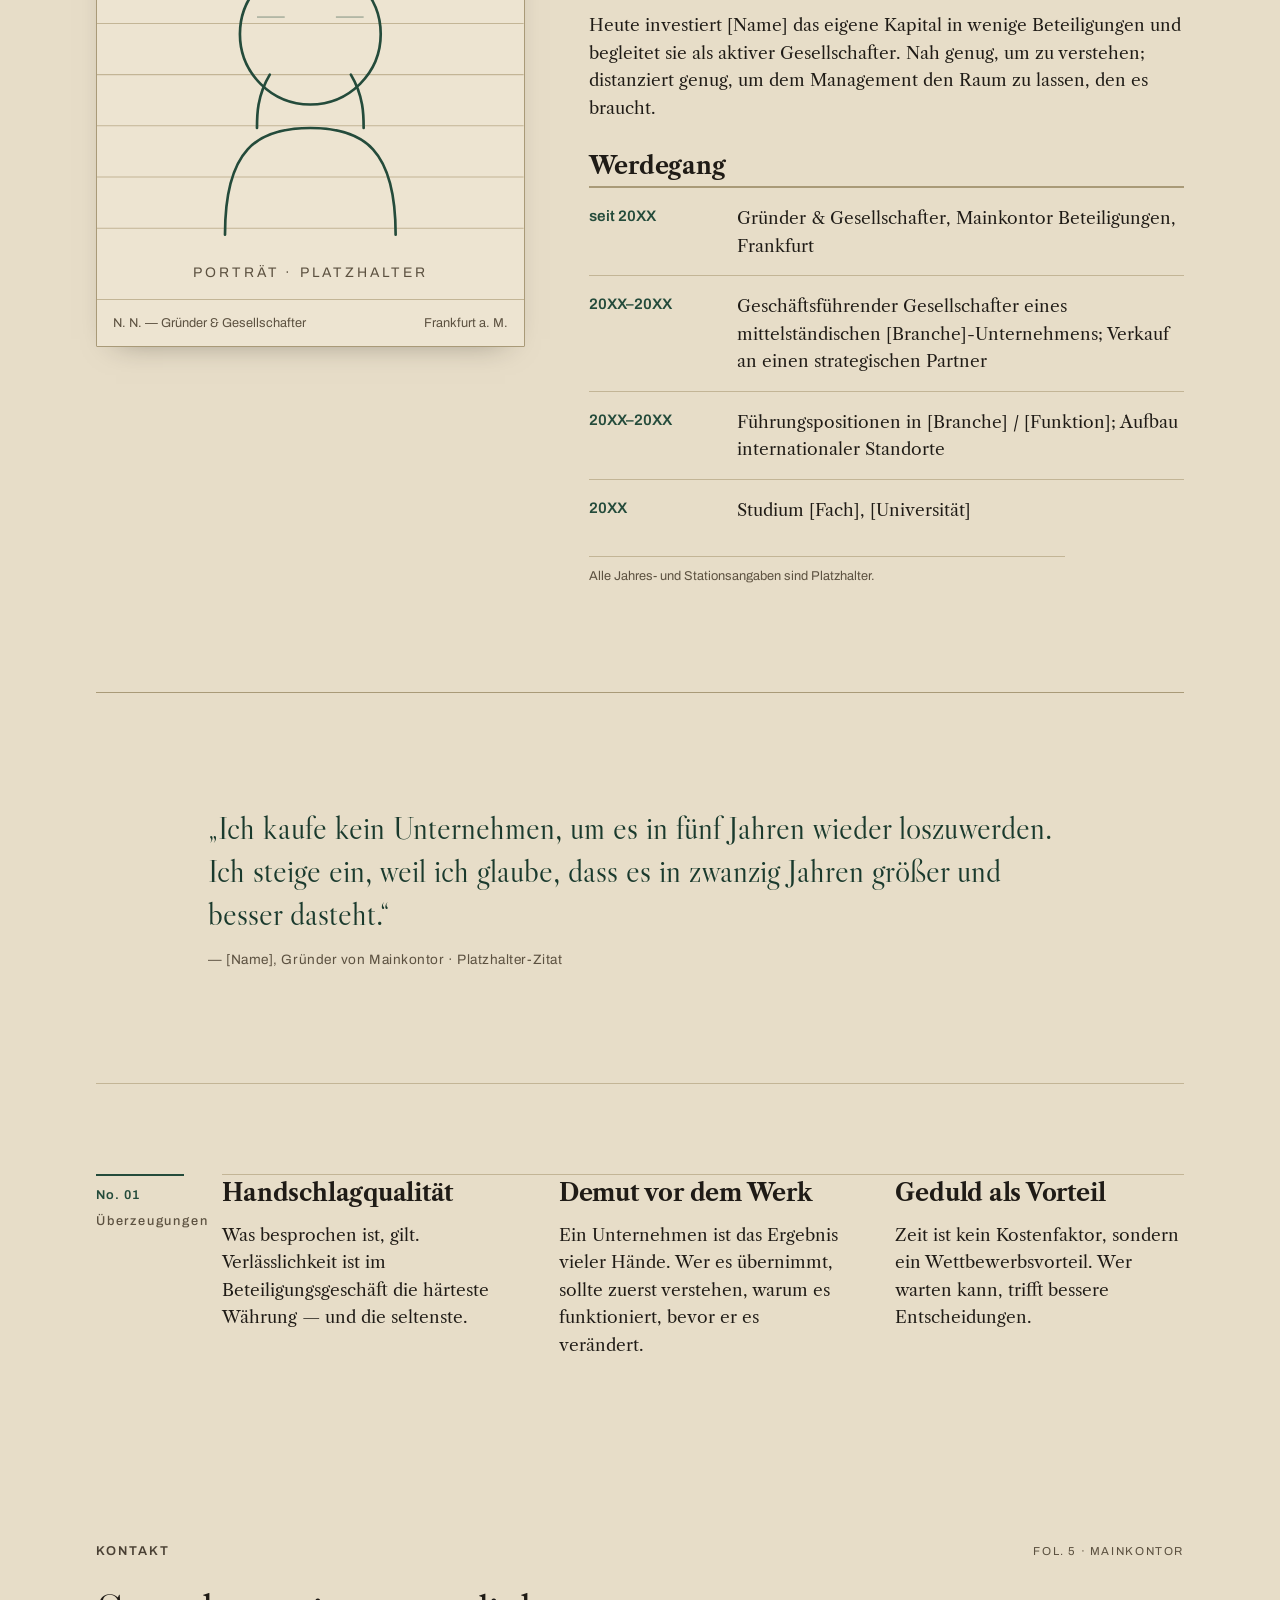
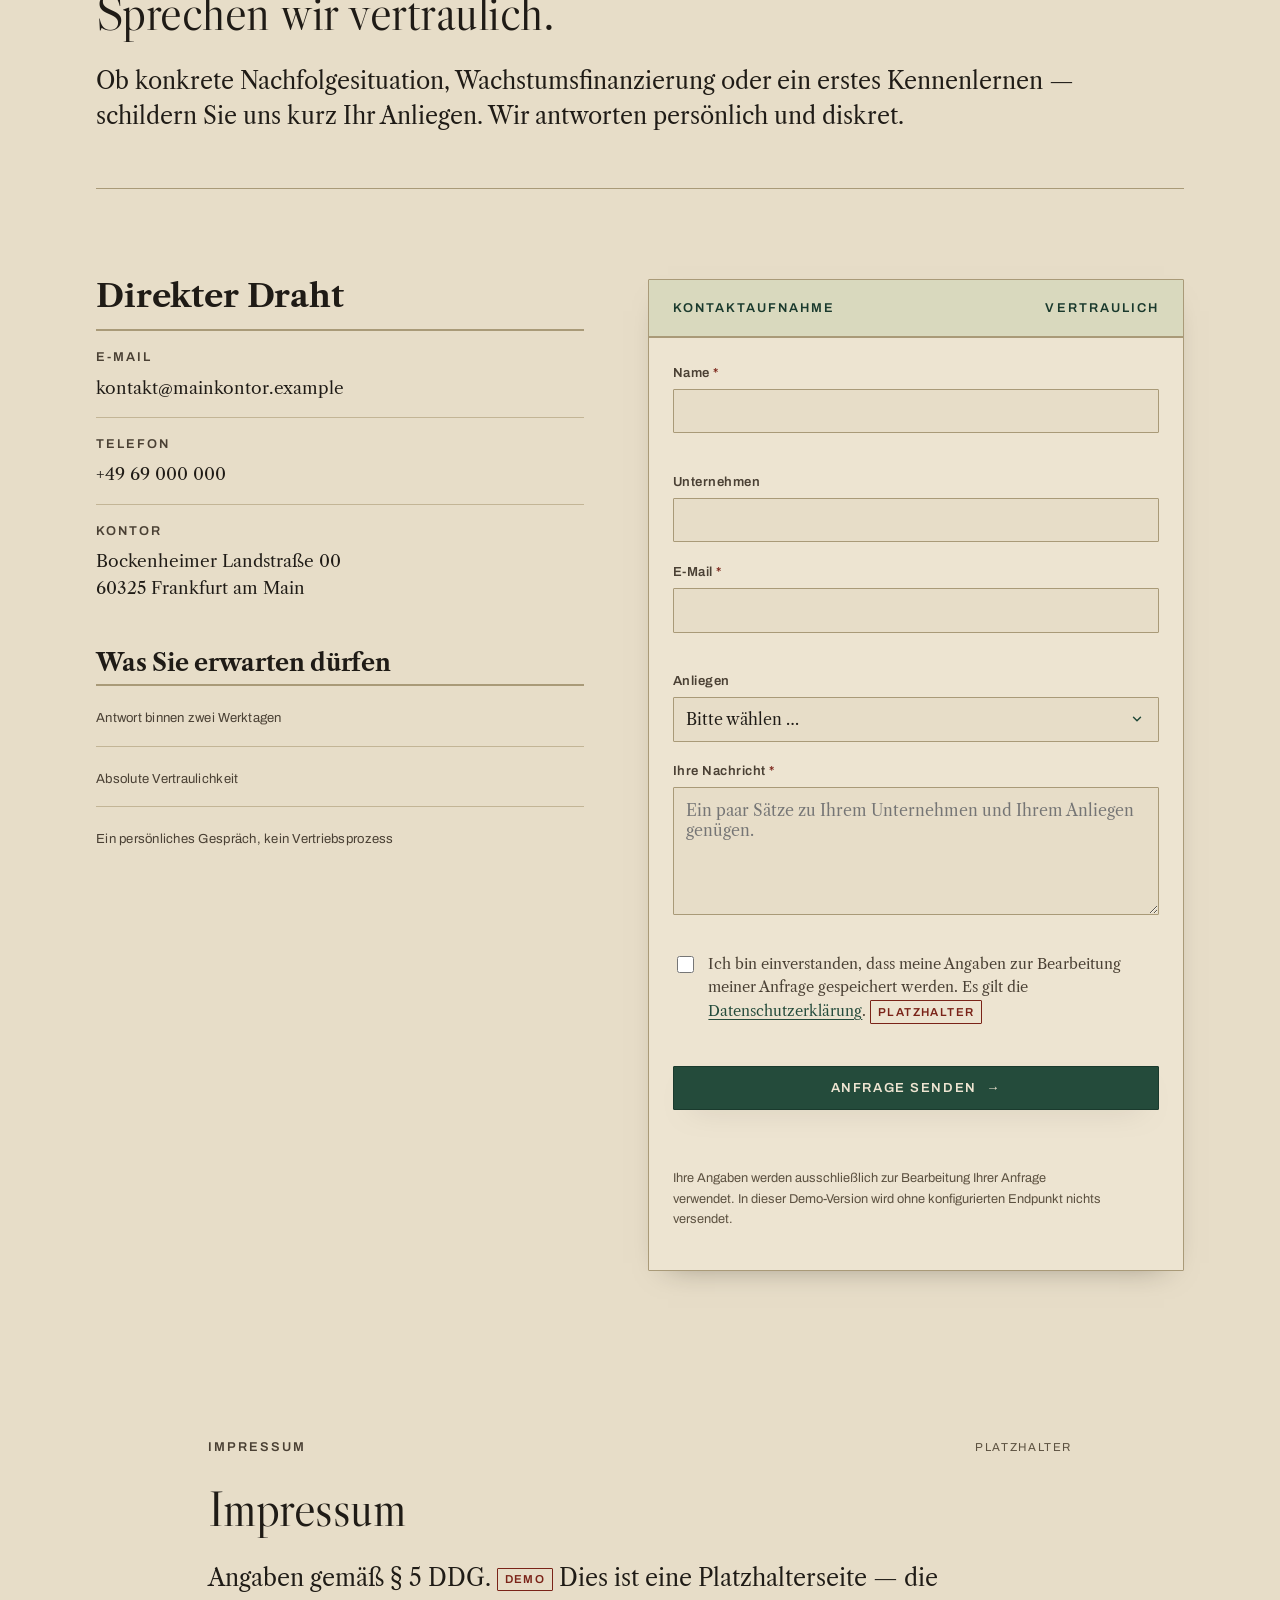
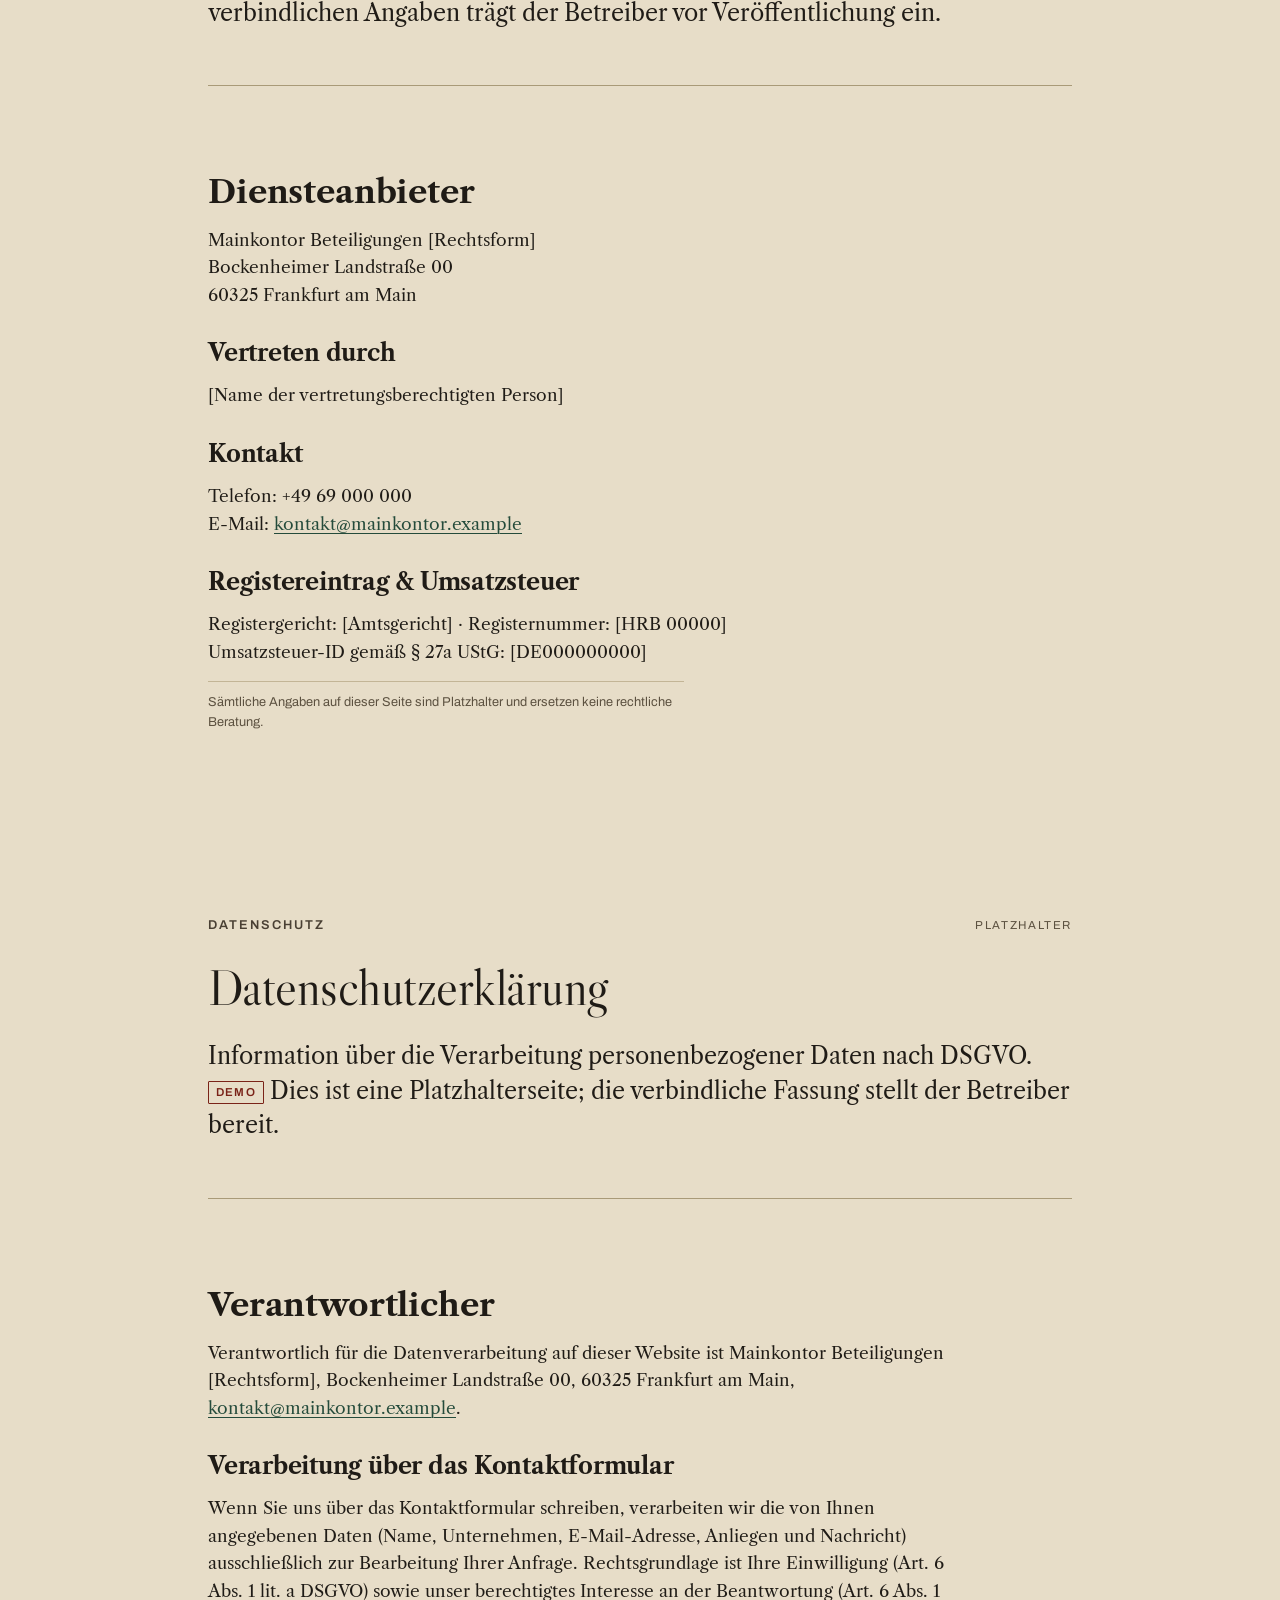
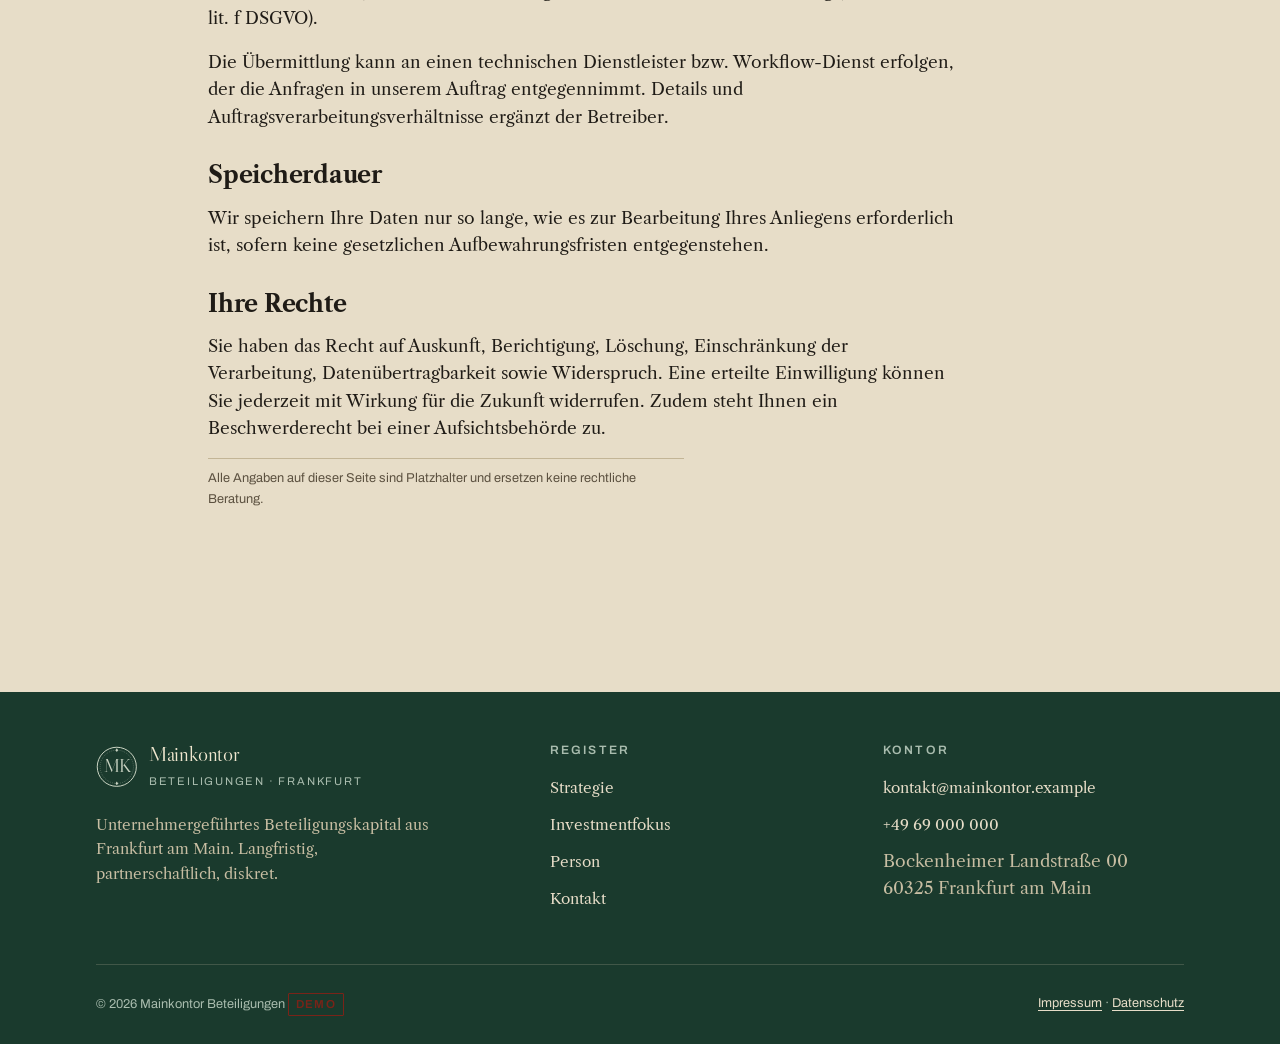
<file: mainkontor-onepager.html>
<!DOCTYPE html>
<html lang="de">
<head>
<meta charset="utf-8">
<meta name="viewport" content="width=device-width, initial-scale=1">
<title>Mainkontor Beteiligungen — Beteiligungskapital aus Frankfurt</title>
<meta name="description" content="Mainkontor ist die private Beteiligungsgesellschaft eines Frankfurter Unternehmers: unternehmerisches Beteiligungskapital für den Mittelstand — langfristig, partnerschaftlich, diskret. Investmentstrategie, Investmentfokus, die Person dahinter und Kontakt auf einer Seite.">
<style>
/* =====================================================================
   Mainkontor Beteiligungen — Designsystem
   Welt: Kontorbuch / Handelsregister-Hauptbuch.
   Eine Beteiligung ist ein eingetragener Anteil in einem geführten Buch.
   ===================================================================== */

/* ---- Fonts (self-hosted) ------------------------------------------- */
@font-face {
  font-family: "Caslon Text";
  src: url([data-uri]) format("woff2");
  font-weight: 400; font-style: normal; font-display: swap;
}
@font-face {
  font-family: "Caslon Text";
  src: url([data-uri]) format("woff2");
  font-weight: 400; font-style: italic; font-display: swap;
}
@font-face {
  font-family: "Caslon Text";
  src: url([data-uri]) format("woff2");
  font-weight: 700; font-style: normal; font-display: swap;
}
@font-face {
  font-family: "Caslon Display";
  src: url([data-uri]) format("woff2");
  font-weight: 400; font-style: normal; font-display: swap;
}
@font-face {
  font-family: "Archivo";
  src: url([data-uri]) format("woff2");
  font-weight: 400 700; font-style: normal; font-display: swap;
}

/* ---- Tokens -------------------------------------------------------- */
:root {
  /* Ground: warm ledger paper, deliberately not cream */
  --paper:        #e7ddc8;   /* manila/werkdruck ground */
  --paper-2:      #ede4d1;   /* lighter panel */
  --paper-edge:   #d8ccb0;   /* page edge / inset */
  --ink:          #1f1b16;   /* iron-gall near-black */
  --ink-soft:     #4a4034;   /* secondary ink (tinted, not gray) */
  --ink-faint:    #5c5140;   /* tertiary / captions (AA on paper) */
  --rule:         #c3b596;   /* ledger rule line */
  --rule-strong:  #a99a78;   /* double-rule / heavier */
  --green:        #244b3b;   /* Kontor-Grün, committed accent */
  --green-deep:   #1a3a2d;
  --green-tint:   #d9d9be;   /* aged green wash panel */
  --oxblood:      #7a2318;   /* Siegel / stamp only */
  --gold:         #9a7b2e;   /* brass hairline detail, sparing */

  --shadow-page:  0 1px 0 var(--paper-2), 0 18px 40px -28px rgba(31,27,22,.55);
  --shadow-lift:  0 12px 30px -20px rgba(31,27,22,.5);

  --font-serif:   "Caslon Text", "Iowan Old Style", "Palatino Linotype", Georgia, serif;
  --font-display: "Caslon Display", var(--font-serif);
  --font-reg:     "Archivo", "Helvetica Neue", Arial, sans-serif; /* register/label voice */

  --measure:      68ch;
  --wrap:         74rem;   /* max content width */
  --wrap-narrow:  60rem;
  --gutter:       clamp(1.25rem, 4vw, 3rem);

  --step-1:  clamp(.72rem, .68rem + .2vw, .8rem);
  --step0:   clamp(1rem, .96rem + .2vw, 1.075rem);
  --step1:   clamp(1.2rem, 1.1rem + .5vw, 1.45rem);
  --step2:   clamp(1.5rem, 1.3rem + 1vw, 2rem);
  --step3:   clamp(2rem, 1.6rem + 2.2vw, 3.2rem);
  --step4:   clamp(2.7rem, 1.9rem + 4.2vw, 5.2rem);
}

/* ---- Reset / base -------------------------------------------------- */
*, *::before, *::after { box-sizing: border-box; }
html { -webkit-text-size-adjust: 100%; scroll-behavior: smooth; }
@media (prefers-reduced-motion: reduce) { html { scroll-behavior: auto; } }

body {
  margin: 0;
  background-color: var(--paper);
  color: var(--ink);
  font-family: var(--font-serif);
  font-size: var(--step0);
  line-height: 1.6;
  font-feature-settings: "kern" 1, "liga" 1, "onum" 1;
  text-rendering: optimizeLegibility;
  -webkit-font-smoothing: antialiased;
  /* faint ledger paper grain + horizontal booking lines behind everything */
  background-image:
    repeating-linear-gradient(
      to bottom,
      transparent 0,
      transparent 2.19rem,
      rgba(122, 102, 66, .09) 2.19rem,
      rgba(122, 102, 66, .09) calc(2.19rem + 1px)
    );
  background-attachment: fixed;
}

/* Themeable browser surfaces */
::selection { background: var(--green); color: var(--paper-2); }
::-moz-selection { background: var(--green); color: var(--paper-2); }
:root { accent-color: var(--green); caret-color: var(--green); color-scheme: light; }
html { scrollbar-color: var(--rule-strong) var(--paper); }
::-webkit-scrollbar { width: 12px; height: 12px; }
::-webkit-scrollbar-track { background: var(--paper); }
::-webkit-scrollbar-thumb { background: var(--rule-strong); border: 3px solid var(--paper); border-radius: 0; }

img { max-width: 100%; display: block; }
[hidden] { display: none !important; }

:focus-visible {
  outline: 2px solid var(--green);
  outline-offset: 2px;
}

/* ---- Typography ---------------------------------------------------- */
h1, h2, h3, h4 { margin: 0; font-weight: 400; line-height: 1.08; text-wrap: balance; letter-spacing: -.01em; }
h1 { font-family: var(--font-display); font-size: var(--step4); letter-spacing: -.02em; }
h2 { font-family: var(--font-display); font-size: var(--step3); }
h3 { font-family: var(--font-serif); font-size: var(--step2); font-weight: 700; letter-spacing: -.005em; }
h4 { font-family: var(--font-serif); font-size: var(--step1); font-weight: 700; }
p { margin: 0 0 1rem; max-width: var(--measure); }
p.lead { font-size: var(--step1); line-height: 1.5; color: var(--ink); }
a { color: var(--green); text-decoration-thickness: 1px; text-underline-offset: 3px; }
/* hover feedback via underline weight, never a darker text colour
   (keeps buttons/ticks/wordmark from ever rendering dark-on-green) */
a:not(.btn):not(.tick):not(.wordmark):hover { text-decoration-thickness: 2px; }
strong { font-weight: 700; }
em { font-style: italic; }
small { font-size: var(--step-1); }

/* The register/label voice — tabular figures, tracked caps */
.reg {
  font-family: var(--font-reg);
  font-variant-numeric: tabular-nums lining-nums;
  font-feature-settings: "tnum" 1, "lnum" 1;
}
.label {
  font-family: var(--font-reg);
  font-size: var(--step-1);
  font-weight: 600;
  letter-spacing: .16em;
  text-transform: uppercase;
  color: var(--ink-soft);
}

/* ---- Layout helpers ------------------------------------------------ */
.wrap { width: 100%; max-width: var(--wrap); margin-inline: auto; padding-inline: var(--gutter); }
.wrap--narrow { max-width: var(--wrap-narrow); }
.section { padding-block: clamp(3.5rem, 7vw, 6.5rem); }
.section--tight { padding-block: clamp(2.25rem, 4vw, 3.5rem); }
/* colored full-bleed CTA band: static padding so content is clearly inset
   from the color field on every edge */
.band { padding: 4rem 1.75rem; }
.stack > * + * { margin-top: 1rem; }
.stack-lg > * + * { margin-top: 2rem; }

/* Double-rule section divider — the book's section break */
.rule-double {
  border: 0;
  height: 0;
  border-top: 1px solid var(--rule-strong);
  box-shadow: 0 3px 0 -2px var(--rule-strong);
  margin: 0;
}
.rule-single { border: 0; border-top: 1px solid var(--rule); margin: 0; }

/* ---- Ledger entry: the recurring structural device ----------------- */
/* A section is a numbered booking entry. The No. is a real index column,
   not a decorative eyebrow — it sits in its own ledger gutter. */
.entry {
  display: grid;
  grid-template-columns: 5.5rem 1fr;
  column-gap: clamp(1rem, 3vw, 2.5rem);
  align-items: start;
}
.entry__no {
  font-family: var(--font-reg);
  font-variant-numeric: tabular-nums lining-nums;
  font-weight: 600;
  font-size: var(--step-1);
  letter-spacing: .08em;
  color: var(--green);
  padding-top: .55rem;
  border-top: 2px solid var(--green);
  white-space: nowrap;
}
.entry__no small { display: block; color: var(--ink-faint); font-weight: 500; letter-spacing: .14em; margin-top: .35rem; }
.entry__body { padding-top: .3rem; border-top: 1px solid var(--rule); }
@media (max-width: 40rem) {
  .entry { grid-template-columns: 1fr; row-gap: .5rem; }
  .entry__body { border-top: 0; }
}
/* hero opening entry: keep the folio marker, drop the rule slicing the H1,
   and use a slimmer gutter so the display H1 keeps its full measure */
.entry--hero { grid-template-columns: 3.5rem 1fr; column-gap: clamp(1rem, 2vw, 1.75rem); }
.entry--hero .entry__body { border-top: 0; padding-top: 0; }
.entry--hero .entry__no { padding-top: .5rem; }
.entry--hero .hero__title { hyphens: none; }

/* ---- Monogram seal ------------------------------------------------- */
.seal { display: inline-flex; align-items: center; gap: .7rem; }
.seal__mark { width: 2.6rem; height: 2.6rem; flex: none; }
.seal__mark svg { width: 100%; height: 100%; display: block; }

/* ---- Wordmark ------------------------------------------------------ */
.wordmark { display: inline-flex; align-items: center; gap: .7rem; text-decoration: none; color: var(--ink); }
.wordmark:hover { color: var(--ink); }
.wordmark__name { font-family: var(--font-display); font-size: 1.32rem; line-height: 1; letter-spacing: -.01em; }
.wordmark__sub { font-family: var(--font-reg); font-size: .7rem; letter-spacing: .16em; text-transform: uppercase; color: var(--ink-faint); display: block; margin-top: .3rem; }

/* ---- Buttons: the "stamp" ------------------------------------------ */
.btn {
  --btn-fg: var(--paper-2);
  --btn-bg: var(--green);
  display: inline-flex; align-items: center; gap: .6rem;
  font-family: var(--font-reg); font-weight: 600;
  font-size: .82rem; letter-spacing: .12em; text-transform: uppercase;
  color: var(--btn-fg); background: var(--btn-bg);
  padding: .85rem 1.5rem; border: 1px solid var(--green-deep);
  border-radius: 1px; cursor: pointer; text-decoration: none;
  transition: transform .18s cubic-bezier(.2,.7,.2,1), box-shadow .18s, background .18s;
  box-shadow: var(--shadow-lift);
}
.btn:hover { background: var(--green-deep); color: var(--paper-2); transform: translateY(-1px); }
.btn:active { transform: translateY(0); }
.btn--ghost {
  --btn-fg: var(--green); background: transparent; border-color: var(--rule-strong);
  box-shadow: none;
}
.btn--ghost:hover { background: color-mix(in srgb, var(--green) 8%, transparent); color: var(--green); border-color: var(--green); }
.btn--block { width: 100%; justify-content: center; }
.btn[disabled], .btn[aria-disabled="true"] { opacity: .5; cursor: not-allowed; transform: none; box-shadow: none; }

/* stamp glyph inside button */
.btn__arrow { font-family: var(--font-reg); font-weight: 700; }

/* ---- Text link with ledger tick ------------------------------------ */
.tick {
  font-family: var(--font-reg); font-weight: 600; font-size: .8rem;
  letter-spacing: .1em; text-transform: uppercase; text-decoration: none;
  display: inline-flex; align-items: center; gap: .5rem;
  border-bottom: 1px solid var(--rule-strong); padding-bottom: .2rem;
  color: var(--green);
}
.tick:hover { border-color: var(--green); gap: .75rem; transition: gap .18s; }

/* ---- Site header --------------------------------------------------- */
.site-header {
  position: sticky; top: 0; z-index: 50;
  background: color-mix(in srgb, var(--paper) 88%, transparent);
  backdrop-filter: saturate(120%) blur(6px);
  border-bottom: 1px solid var(--rule);
}
.site-header__bar { display: flex; align-items: center; justify-content: space-between; gap: 1rem; min-height: 4.6rem; }
.nav { display: flex; align-items: center; gap: clamp(1rem, 2.4vw, 2.2rem); }
.nav a {
  font-family: var(--font-reg); font-weight: 500; font-size: .9rem;
  color: var(--ink-soft); text-decoration: none; letter-spacing: .02em;
  padding: .35rem 0; border-bottom: 2px solid transparent;
}
.nav a:hover { color: var(--ink); }
.nav a[aria-current="page"] { color: var(--ink); border-bottom-color: var(--green); }
.site-header__cta { display: flex; align-items: center; gap: 1.25rem; }

.nav-toggle { display: none; }
.nav-toggle__btn {
  display: none; background: transparent; border: 1px solid var(--rule-strong);
  border-radius: 1px; padding: .5rem .7rem; cursor: pointer; color: var(--ink);
  font-family: var(--font-reg); font-size: .8rem; letter-spacing: .1em; text-transform: uppercase;
}

@media (max-width: 56rem) {
  .site-header__cta .btn { display: none; }
  .nav-toggle__btn { display: inline-flex; align-items: center; gap: .5rem; }
  .nav {
    position: fixed; inset: 4.6rem 0 auto 0;
    flex-direction: column; align-items: stretch; gap: 0;
    background: var(--paper-2); border-bottom: 1px solid var(--rule-strong);
    padding: .5rem var(--gutter) 1.25rem;
    transform: translateY(-8px); opacity: 0; pointer-events: none;
    transition: opacity .2s, transform .2s;
    box-shadow: var(--shadow-page);
  }
  .nav[data-open="true"] { transform: translateY(0); opacity: 1; pointer-events: auto; }
  .nav a { padding: .9rem 0; border-bottom: 1px solid var(--rule); }
  .nav a[aria-current="page"] { border-bottom-color: var(--rule); color: var(--green); }
  .nav .btn { display: inline-flex; margin-top: 1rem; }
}

/* ---- Page masthead (per-page opening) ------------------------------ */
.masthead { padding-block: clamp(2.75rem, 6vw, 5rem) clamp(1.5rem, 3vw, 2.5rem); }
.masthead__meta { display: flex; flex-wrap: wrap; gap: .5rem 1.5rem; align-items: baseline; margin-bottom: 1.5rem; }
.masthead h1 { max-width: 18ch; }
.masthead p.lead { margin-top: 1.5rem; }

/* ---- Hero (start page) --------------------------------------------- */
.hero { padding-block: clamp(2.5rem, 5vw, 4.5rem) clamp(2rem, 4vw, 3.5rem); }
.hero__grid { display: grid; grid-template-columns: minmax(0, 1.55fr) minmax(0, 1fr); gap: clamp(2rem, 5vw, 4.5rem); align-items: start; }
.hero__title { font-size: clamp(2.6rem, 1.6rem + 4.6vw, 5.4rem); line-height: 1.02; }
.hero__title em { font-style: italic; }
.hero__lead { margin-top: 1.75rem; font-size: var(--step1); line-height: 1.5; color: var(--ink-soft); max-width: 46ch; }
.hero__actions { display: flex; flex-wrap: wrap; gap: 1rem; margin-top: 2.25rem; align-items: center; }
@media (max-width: 54rem) {
  .hero__grid { grid-template-columns: 1fr; gap: 2.25rem; }
}

/* ---- Register / Bestand panel (ledger table of figures) ------------ */
.register {
  background: var(--paper-2);
  border: 1px solid var(--rule-strong);
  border-radius: 1px;
  box-shadow: var(--shadow-lift);
}
.register__head {
  display: flex; align-items: baseline; justify-content: space-between; gap: 1rem;
  padding: .9rem 1.25rem; border-bottom: 2px solid var(--rule-strong);
  background: var(--green-tint);
}
.register__head .label { color: var(--green-deep); }
.register__rows { padding: .35rem 1.25rem .5rem; }
.register__row {
  display: flex; align-items: baseline; justify-content: space-between; gap: 1rem;
  padding: .7rem 0; border-bottom: 1px solid var(--rule);
}
.register__row:last-child { border-bottom: 0; }
.register__k { font-family: var(--font-reg); font-size: .82rem; color: var(--ink-soft); letter-spacing: .02em; }
.register__v {
  font-family: var(--font-reg); font-variant-numeric: tabular-nums lining-nums;
  font-weight: 600; font-size: 1.15rem; color: var(--ink);
}
.register__v small { font-family: var(--font-reg); font-weight: 500; font-size: .7rem; color: var(--ink-faint); letter-spacing: .04em; }
.register__foot { padding: .7rem 1.25rem; border-top: 1px solid var(--rule); font-size: var(--step-1); color: var(--ink-faint); font-family: var(--font-reg); }

/* ---- Principles / ledger list -------------------------------------- */
.ledger-list { display: grid; gap: 0; }
.ledger-list__item {
  display: grid; grid-template-columns: 3.5rem 1fr; gap: clamp(1rem, 3vw, 2.25rem);
  padding: 1.6rem 0; border-top: 1px solid var(--rule); align-items: start;
}
.ledger-list__item:first-child { border-top: 2px solid var(--rule-strong); }
.ledger-list__no {
  font-family: var(--font-reg); font-variant-numeric: tabular-nums; font-weight: 600;
  color: var(--green); font-size: .95rem; padding-top: .25rem;
}
.ledger-list__item h3 { margin-bottom: .5rem; }

/* ---- Criteria grid (Investmentfokus) ------------------------------- */
.criteria { display: grid; grid-template-columns: repeat(auto-fit, minmax(15rem, 1fr)); gap: 1px; background: var(--rule); border: 1px solid var(--rule-strong); }
.criteria__cell { background: var(--paper-2); padding: 1.5rem 1.4rem; display: flex; flex-direction: column; gap: .55rem; }
.criteria__cell .label { color: var(--green-deep); }
.criteria__val { font-family: var(--font-display); font-size: 1.75rem; line-height: 1.1; }
.criteria__val .unit { font-family: var(--font-reg); font-size: .95rem; color: var(--ink-faint); letter-spacing: .02em; }
.criteria__note { font-size: var(--step-1); color: var(--ink-soft); font-family: var(--font-reg); }

/* ---- Situations (Nachfolge / Wachstum / Carve-out) ----------------- */
.situations { display: grid; grid-template-columns: repeat(auto-fit, minmax(16rem, 1fr)); gap: clamp(1.25rem, 3vw, 2rem); }
.situation { border-top: 2px solid var(--green); padding-top: 1.1rem; }
.situation__no { font-family: var(--font-reg); font-variant-numeric: tabular-nums; font-weight: 600; color: var(--green); font-size: .85rem; letter-spacing: .08em; }
.situation h3 { margin: .5rem 0 .6rem; font-size: var(--step1); }
.situation p { font-size: var(--step0); color: var(--ink-soft); }

/* ---- Prose two-column (strategy) ----------------------------------- */
.prose-grid { display: grid; grid-template-columns: repeat(auto-fit, minmax(18rem, 1fr)); gap: clamp(1.5rem, 4vw, 3rem); }

/* ---- Person: portrait plate + vita --------------------------------- */
.person { display: grid; grid-template-columns: minmax(0, 0.9fr) minmax(0, 1.25fr); gap: clamp(2rem, 5vw, 4rem); align-items: start; }
@media (max-width: 52rem) { .person { grid-template-columns: 1fr; } }
.portrait {
  position: relative; background: var(--paper-2); border: 1px solid var(--rule-strong);
  border-radius: 1px; box-shadow: var(--shadow-lift); overflow: hidden;
}
.portrait svg { width: 100%; height: auto; display: block; }
.portrait__cap { padding: .8rem 1rem; border-top: 1px solid var(--rule); font-family: var(--font-reg); font-size: var(--step-1); color: var(--ink-faint); display: flex; justify-content: space-between; gap: 1rem; }
.vita__row { display: grid; grid-template-columns: 8rem 1fr; gap: 1.25rem; padding: 1rem 0; border-top: 1px solid var(--rule); }
.vita__row:first-of-type { border-top: 2px solid var(--rule-strong); }
.vita__yr { font-family: var(--font-reg); font-variant-numeric: tabular-nums; font-weight: 600; color: var(--green); font-size: .95rem; }
@media (max-width: 34rem) { .vita__row { grid-template-columns: 1fr; gap: .3rem; } }

blockquote.pull {
  margin: 0; font-family: var(--font-display); font-size: var(--step2);
  line-height: 1.34; color: var(--green-deep); border-left: 0;
  padding: 1.5rem 0; position: relative;
}
blockquote.pull cite { display: block; margin-top: 1rem; font-family: var(--font-reg); font-style: normal; font-size: .85rem; letter-spacing: .04em; color: var(--ink-faint); }

/* ---- Contact form -------------------------------------------------- */
.contact-grid { display: grid; grid-template-columns: minmax(0, 1fr) minmax(0, 1.1fr); gap: clamp(2rem, 5vw, 4rem); align-items: start; }
@media (max-width: 52rem) { .contact-grid { grid-template-columns: 1fr; } }

.form { background: var(--paper-2); border: 1px solid var(--rule-strong); border-radius: 1px; box-shadow: var(--shadow-lift); }
.form__head { padding: 1.1rem 1.5rem; border-bottom: 2px solid var(--rule-strong); background: var(--green-tint); display: flex; align-items: baseline; justify-content: space-between; gap: 1rem; }
.form__head .label { color: var(--green-deep); }
.form__body { padding: 1.5rem; display: grid; gap: 1.15rem; }
.field { display: grid; gap: .4rem; }
.field > label { font-family: var(--font-reg); font-size: .82rem; font-weight: 600; letter-spacing: .04em; color: var(--ink-soft); }
.field > label .req { color: var(--oxblood); }
.field input, .field textarea, .field select {
  font-family: var(--font-serif); font-size: 1rem; color: var(--ink);
  background: var(--paper); border: 1px solid var(--rule-strong); border-radius: 1px;
  padding: .7rem .8rem; width: 100%; transition: border-color .15s, box-shadow .15s;
}
/* theme the native select to match the ledger inputs */
.field select {
  appearance: none; -webkit-appearance: none; padding-right: 2.4rem; cursor: pointer;
  background-image: url("data:image/svg+xml,%3Csvg xmlns='http://www.w3.org/2000/svg' width='14' height='14' viewBox='0 0 24 24' fill='none' stroke='%23244b3b' stroke-width='2.5' stroke-linecap='round' stroke-linejoin='round'%3E%3Cpolyline points='6 9 12 15 18 9'/%3E%3C/svg%3E");
  background-repeat: no-repeat; background-position: right .9rem center;
}
.field input:focus, .field textarea:focus, .field select:focus { outline: none; border-color: var(--green); box-shadow: 0 0 0 3px color-mix(in srgb, var(--green) 22%, transparent); }
.field textarea { resize: vertical; min-height: 8rem; }
.field input:user-invalid, .field textarea:user-invalid { border-color: var(--oxblood); }
.field__error { font-family: var(--font-reg); font-size: .78rem; color: var(--oxblood); min-height: 1em; }
.field--check { grid-template-columns: auto 1fr; align-items: start; gap: .7rem; }
.field--check input { width: 1.1rem; height: 1.1rem; margin-top: .2rem; }
.field--check label { font-family: var(--font-serif); font-weight: 400; font-size: .92rem; color: var(--ink-soft); letter-spacing: 0; }
.hp { position: absolute !important; left: -9999px !important; width: 1px; height: 1px; overflow: hidden; }

.form__status { font-family: var(--font-reg); font-size: .9rem; padding: 0 1.5rem; }
.form__note { padding: 0 1.5rem 1.5rem; font-family: var(--font-reg); font-size: var(--step-1); color: var(--ink-faint); }

.form-success {
  padding: 2.5rem 1.5rem; text-align: center;
}
.form-success .seal__mark { width: 3.4rem; height: 3.4rem; margin: 0 auto 1rem; }
.form-success h3 { margin-bottom: .5rem; }
.form-success p { margin-inline: auto; }

/* Contact aside — direct coordinates */
.coords { display: grid; gap: 0; }
.coords__row { padding: 1rem 0; border-top: 1px solid var(--rule); }
.coords__row:first-child { border-top: 2px solid var(--rule-strong); }
.coords__row .label { display: block; margin-bottom: .35rem; }
.coords__row a { font-family: var(--font-serif); color: var(--ink); text-decoration: none; }
.coords__row a:hover { color: var(--green); }

/* ---- Notes / placeholder disclosure -------------------------------- */
.demo-note {
  font-family: var(--font-reg); font-size: var(--step-1); color: var(--ink-faint);
  border-top: 1px solid var(--rule); padding-top: .6rem; margin-top: 1rem;
}
.demo-badge {
  display: inline-block; font-family: var(--font-reg); font-size: .72rem; font-weight: 600;
  letter-spacing: .12em; text-transform: uppercase; color: var(--oxblood);
  border: 1px solid var(--oxblood); border-radius: 1px; padding: .1rem .42rem; vertical-align: middle;
}

/* ---- Footer -------------------------------------------------------- */
.site-footer { background: var(--green-deep); color: #d9ceb4; margin-top: clamp(3rem, 6vw, 5rem); }
.site-footer a { color: #e7ddc8; }
.site-footer .wordmark__name { color: #f0e7cf; }
.site-footer .wordmark__sub { color: #a9bcae; }
.site-footer__top { display: grid; grid-template-columns: 1.4fr 1fr 1fr; gap: 2rem; padding-top: 3.25rem; padding-bottom: 3.25rem; border-bottom: 1px solid rgba(217,206,180,.2); }
.site-footer__col h3 { font-family: var(--font-reg); font-size: .76rem; letter-spacing: .18em; text-transform: uppercase; color: #a9bcae; font-weight: 600; margin-bottom: 1rem; }
.site-footer__col ul { list-style: none; margin: 0; padding: 0; display: grid; gap: .6rem; }
.site-footer__col a { text-decoration: none; font-size: .95rem; }
.site-footer__col a:hover { text-decoration: underline; text-underline-offset: 3px; }
.site-footer__bottom { display: flex; flex-wrap: wrap; gap: .75rem 2rem; justify-content: space-between; padding-top: 1.75rem; padding-bottom: 1.75rem; font-family: var(--font-reg); font-size: var(--step-1); color: #a9bcae; }
.site-footer__seal { display: flex; align-items: center; gap: .8rem; }
@media (max-width: 46rem) { .site-footer__top { grid-template-columns: 1fr 1fr; } }
@media (max-width: 30rem) { .site-footer__top { grid-template-columns: 1fr; } }

/* ---- Reveal motion (one authored moment) --------------------------- */
.reveal { opacity: 0; transform: translateY(14px); }
.reveal.is-in { opacity: 1; transform: none; transition: opacity .7s cubic-bezier(.2,.7,.2,1), transform .7s cubic-bezier(.2,.7,.2,1); }
@media (prefers-reduced-motion: reduce) { .reveal { opacity: 1; transform: none; } .reveal.is-in { transition: none; } }

/* skip link */
.skip { position: absolute; left: -9999px; top: 0; background: var(--green); color: var(--paper-2); padding: .6rem 1rem; z-index: 100; font-family: var(--font-reg); }
.skip:focus { left: 0; }


/* ---- One-pager additions ------------------------------------------- */
html { scroll-behavior: smooth; }
@media (prefers-reduced-motion: reduce) { html { scroll-behavior: auto; } }
/* anchor offset so the sticky header never covers a section heading */
#start, .chapter { scroll-margin-top: 5.25rem; }

</style>
</head>
<body>
<a class="skip" href="#start">Zum Inhalt springen</a>
<header class="site-header">
  <div class="wrap site-header__bar">
    <a class="wordmark" href="#start" aria-label="Mainkontor Beteiligungen — Seitenanfang">
      <span class="seal__mark" style="color:var(--green)" aria-hidden="true"><svg viewBox="0 0 100 100" fill="none" xmlns="http://www.w3.org/2000/svg"><circle cx="50" cy="50" r="47" stroke="currentColor" stroke-width="2.4"/><circle cx="50" cy="50" r="40" stroke="currentColor" stroke-width="1" stroke-dasharray="1.6 3.2"/><path d="M50 5.5 l3.2 4.5 -3.2 4.5 -3.2 -4.5z" fill="currentColor"/><path d="M50 85.5 l3.2 4.5 -3.2 4.5 -3.2 -4.5z" fill="currentColor"/><text x="50" y="53" text-anchor="middle" dominant-baseline="middle" font-family="'Caslon Display', Georgia, serif" font-size="44" letter-spacing="-2.5" fill="currentColor">MK</text></svg></span>
      <span>
        <span class="wordmark__name">Mainkontor</span>
        <span class="wordmark__sub">Beteiligungen · Frankfurt</span>
      </span>
    </a>
    <div class="site-header__cta">
      <nav class="nav" id="primary-nav" aria-label="Register">
        <a href="#strategie">Strategie</a>
        <a href="#investmentfokus">Investmentfokus</a>
        <a href="#person">Person</a>
        <a href="#kontakt">Kontakt</a>
      </nav>
      <a class="btn" href="#kontakt">Kontakt aufnehmen <span class="btn__arrow" aria-hidden="true">→</span></a>
      <button class="nav-toggle__btn" aria-expanded="false" aria-controls="primary-nav">
        <span data-label>Menü</span>
      </button>
    </div>
  </div>
</header>
<main id="main">
<section id="start" class="chapter">


  <!-- Running head: book chrome -->
  <div class="wrap section--tight" style="padding-bottom:0">
    <div class="masthead__meta reg" style="margin-bottom:0;color:var(--ink-faint)">
      <span class="label" style="color:var(--ink-faint)">Hauptbuch der Beteiligungen</span>
      <span class="reg" style="margin-left:auto;letter-spacing:.14em;font-size:.72rem">FRANKFURT AM MAIN · FOL. 1</span>
    </div>
  </div>

  <!-- ==================== HERO ==================== -->
  <section class="hero">
    <div class="wrap">
      <div class="hero__grid">
        <div class="entry entry--hero reveal">
          <div class="entry__no">No. 01<small>Eröffnung</small></div>
          <div class="entry__body">
          <h1 class="hero__title">Beteiligungs&shy;kapital, das <em>bleibt</em>.</h1>
          <p class="hero__lead">Mainkontor ist die private Beteiligungsgesellschaft eines Frankfurter Unternehmers. Wir übernehmen unternehmerische Verantwortung in mittelständischen Unternehmen — mit eigenem Kapital, langem Atem und ohne den Exit-Druck eines Fonds.</p>
          <div class="hero__actions">
            <a class="btn" href="#kontakt">Gespräch aufnehmen <span class="btn__arrow" aria-hidden="true">→</span></a>
            <a class="tick" href="#investmentfokus">Investmentfokus prüfen</a>
          </div>
          </div>
        </div>
        <aside class="register reveal" data-reveal-delay="120" aria-label="Beteiligungsrahmen im Überblick">
          <div class="register__head">
            <span class="label">Beteiligungsrahmen</span>
            <span class="label">Beispiel</span>
          </div>
          <div class="register__rows">
            <div class="register__row"><span class="register__k">Horizont</span><span class="register__v">10 Jahre<small> und länger</small></span></div>
            <div class="register__row"><span class="register__k">Eigenkapital je Beteiligung</span><span class="register__v">2–15<small> Mio. €</small></span></div>
            <div class="register__row"><span class="register__k">Umsatzband</span><span class="register__v">5–75<small> Mio. €</small></span></div>
            <div class="register__row"><span class="register__k">Region</span><span class="register__v">DACH<small> · Rhein-Main</small></span></div>
            <div class="register__row"><span class="register__k">Beteiligungsart</span><span class="register__v">Mehr- &amp; Minderheit</span></div>
          </div>
          <div class="register__foot">Illustrative Platzhalter-Angaben — die tatsächlichen Eckwerte stimmen wir gemeinsam ab.</div>
        </aside>
      </div>
    </div>
  </section>

  <div class="wrap"><hr class="rule-double"></div>

  <!-- ==================== POSITIONIERUNG ==================== -->
  <section class="section">
    <div class="wrap">
      <div class="entry reveal">
        <div class="entry__no">No. 02<small>Grundsatz</small></div>
        <div class="entry__body">
          <h2>Ein Eigentümer, kein Fondsfenster.</h2>
          <p class="lead" style="margin-top:1.25rem">Hinter Mainkontor steht ein Unternehmer, nicht ein anonymes Fondsvehikel. Entscheidungen fallen direkt, schnell und persönlich — ohne Investmentkomitee-Kaskade und ohne die Uhr eines Fondslaufzeit-Endes im Rücken.</p>
          <p>Das verändert die Art, wie wir Beteiligungen führen: Wir denken in Unternehmensgenerationen statt in Halteperioden. Wo ein Fonds nach vier bis sieben Jahren verkaufen muss, können wir investieren, aufbauen und halten. Für Verkäufer und Nachfolger heißt das ein verlässliches Zuhause statt einer Zwischenstation.</p>
          <p style="margin-top:1.5rem"><a class="tick" href="#strategie">Zur Investmentstrategie</a></p>
        </div>
      </div>
    </div>
  </section>

  <div class="wrap"><hr class="rule-single"></div>

  <!-- ==================== LEITPRINZIPIEN ==================== -->
  <section class="section">
    <div class="wrap">
      <div class="entry">
        <div class="entry__no">No. 03<small>Haltung</small></div>
        <div class="entry__body">
          <h2 style="margin-bottom:1.75rem">Woran wir uns halten.</h2>
          <div class="ledger-list">
            <div class="ledger-list__item reveal">
              <div class="ledger-list__no">I.</div>
              <div>
                <h3>Vertrauen vor Lautstärke</h3>
                <p>Diskretion ist kein Stil, sondern eine Arbeitsweise. Gespräche bleiben vertraulich, Prozesse ruhig, Zusagen verbindlich. Wer sein Lebenswerk übergibt, verdient einen Partner, der zuhört, bevor er rechnet.</p>
              </div>
            </div>
            <div class="ledger-list__item reveal">
              <div class="ledger-list__no">II.</div>
              <div>
                <h3>Unternehmerisch, nicht nur finanziell</h3>
                <p>Wir bringen eigene operative Erfahrung ein — als Sparringspartner der Geschäftsführung, nicht als Aufseher. Kapital ist die eine Hälfte; Urteilsvermögen, Netzwerk und Ausdauer sind die andere.</p>
              </div>
            </div>
            <div class="ledger-list__item reveal">
              <div class="ledger-list__no">III.</div>
              <div>
                <h3>Langfristig heißt langfristig</h3>
                <p>Kein aufgesetzter Verkaufszeitpunkt, keine Renditemechanik, die das Unternehmen aushöhlt. Wir investieren in Substanz und lassen ihr die Zeit, die sie braucht.</p>
              </div>
            </div>
          </div>
        </div>
      </div>
    </div>
  </section>

  <div class="wrap"><hr class="rule-double"></div>

  <!-- ==================== WEGWEISER ==================== -->
  <section class="section">
    <div class="wrap">
      <div class="entry">
        <div class="entry__no">No. 04<small>Register</small></div>
        <div class="entry__body">
          <h2 style="margin-bottom:1.75rem">Drei Seiten dieses Buches.</h2>
          <div class="situations">
            <article class="situation reveal">
              <div class="situation__no">S. 01</div>
              <h3>Strategie</h3>
              <p>Wie wir Beteiligungen auswählen, führen und über Jahre Wert schaffen.</p>
              <p style="margin-top:.9rem"><a class="tick" href="#strategie">Aufschlagen</a></p>
            </article>
            <article class="situation reveal" data-reveal-delay="90">
              <div class="situation__no">S. 02</div>
              <h3>Investmentfokus</h3>
              <p>Größe, Branchen, Regionen und Situationen, die zu uns passen.</p>
              <p style="margin-top:.9rem"><a class="tick" href="#investmentfokus">Aufschlagen</a></p>
            </article>
            <article class="situation reveal" data-reveal-delay="180">
              <div class="situation__no">S. 03</div>
              <h3>Person</h3>
              <p>Der Unternehmer, der mit eigenem Namen und Kapital verantwortet.</p>
              <p style="margin-top:.9rem"><a class="tick" href="#person">Aufschlagen</a></p>
            </article>
          </div>
        </div>
      </div>
    </div>
  </section>

  <!-- ==================== CTA CLOSE ==================== -->


</section>
<section id="strategie" class="chapter">


  <section class="masthead">
    <div class="wrap">
      <div class="masthead__meta reg">
        <span class="label">Investmentstrategie</span>
        <span class="reg" style="margin-left:auto;letter-spacing:.14em;font-size:.72rem;color:var(--ink-faint)">FOL. 2 · MAINKONTOR</span>
      </div>
      <h2>Wir kaufen nicht, um zu verkaufen.</h2>
      <p class="lead">Unsere Strategie ist einfach zu sagen und schwer zu kopieren: wenige, sorgfältig ausgewählte Beteiligungen, unternehmerisch geführt und über Jahre begleitet. Kein Portfolio auf Zeit, sondern ein Bestand, der wächst.</p>
    </div>
  </section>

  <div class="wrap"><hr class="rule-double"></div>

  <section class="section">
    <div class="wrap">
      <div class="entry reveal">
        <div class="entry__no">No. 01<small>Philosophie</small></div>
        <div class="entry__body">
          <h3>Eigentum statt Verwaltung.</h3>
          <p style="margin-top:1.25rem">Ein klassischer Fonds sammelt Kapital ein, investiert es innerhalb einer Frist und muss es zu einem festgelegten Zeitpunkt wieder ausschütten. Diese Mechanik prägt jede Entscheidung — vom Einstiegspreis bis zum vorzeitigen Verkauf.</p>
          <p>Mainkontor investiert eigenes Kapital ohne diese Uhr. Wir treten als Eigentümer an, der bleibt: Das erlaubt Investitionen, die sich erst in Jahren auszahlen, und schützt das Unternehmen vor Entscheidungen, die nur einem Ausstiegsfenster dienen.</p>
        </div>
      </div>
    </div>
  </section>

  <div class="wrap"><hr class="rule-single"></div>

  <section class="section">
    <div class="wrap">
      <div class="entry">
        <div class="entry__no">No. 02<small>Vorgehen</small></div>
        <div class="entry__body">
          <h3 style="margin-bottom:1.75rem">Vom ersten Gespräch bis zur Übergabe.</h3>
          <div class="ledger-list">
            <div class="ledger-list__item reveal">
              <div class="ledger-list__no">01</div>
              <div>
                <h4>Zuhören</h4>
                <p>Bevor über Zahlen gesprochen wird, verstehen wir das Unternehmen, seine Menschen und das Anliegen der Eigentümerfamilie. Vertraulich, in Ruhe, ohne Prozess-Zwang.</p>
              </div>
            </div>
            <div class="ledger-list__item reveal">
              <div class="ledger-list__no">02</div>
              <div>
                <h4>Fair bewerten</h4>
                <p>Eine nachvollziehbare Bewertung ohne Finanzakrobatik. Wir strukturieren die Beteiligung so, dass sie zum Unternehmen passt — Mehrheit oder Minderheit, mit oder ohne Rückbeteiligung.</p>
              </div>
            </div>
            <div class="ledger-list__item reveal">
              <div class="ledger-list__no">03</div>
              <div>
                <h4>Gemeinsam führen</h4>
                <p>Wir stärken das bestehende Management, statt es zu ersetzen. Als aktiver Gesellschafter bringen wir Erfahrung, Netzwerk und Kapital ein — im Takt des Unternehmens, nicht im Takt eines Reportings.</p>
              </div>
            </div>
            <div class="ledger-list__item reveal">
              <div class="ledger-list__no">04</div>
              <div>
                <h4>Aufbauen und halten</h4>
                <p>Zukäufe, neue Standorte, Digitalisierung, Nachfolge im Management: Wir finanzieren Wachstum aus Überzeugung und begleiten es über Jahre — nicht bis zum nächsten Verkaufsprozess.</p>
              </div>
            </div>
          </div>
        </div>
      </div>
    </div>
  </section>

  <div class="wrap"><hr class="rule-single"></div>

  <section class="section">
    <div class="wrap">
      <div class="entry">
        <div class="entry__no">No. 03<small>Wertschöpfung</small></div>
        <div class="entry__body">
          <h3 style="margin-bottom:1.5rem">Woran wir arbeiten.</h3>
          <div class="prose-grid">
            <div class="reveal stack">
              <h4>Operative Substanz</h4>
              <p>Profitables Wachstum vor Financial Engineering. Wir investieren in Vertrieb, Prozesse und Menschen — und behalten eine solide Bilanz, die auch schwierige Jahre trägt.</p>
            </div>
            <div class="reveal stack" data-reveal-delay="90">
              <h4>Buy-and-Build</h4>
              <p>Aus einer starken Plattform werden über gezielte Zukäufe Marktführer. Geduldiges Kapital macht diese Strategie erst möglich, weil sie Zeit braucht.</p>
            </div>
            <div class="reveal stack" data-reveal-delay="180">
              <h4>Nachfolge sichern</h4>
              <p>Wir gestalten geordnete Übergänge — im Gesellschafterkreis wie in der Geschäftsführung — und geben Unternehmen ein stabiles Dach für die nächste Generation.</p>
            </div>
          </div>
        </div>
      </div>
    </div>
  </section>

  <div class="wrap"><hr class="rule-double"></div>

  <section class="section">
    <div class="wrap wrap--narrow">
      <blockquote class="pull reveal">„Ein Unternehmen ist kein Produkt, das man dreht. Es ist ein Bestand, den man führt.“<cite>— Leitsatz von Mainkontor · Platzhalter</cite></blockquote>
    </div>
  </section>


</section>
<section id="investmentfokus" class="chapter">


  <section class="masthead">
    <div class="wrap">
      <div class="masthead__meta reg">
        <span class="label">Investmentfokus</span>
        <span class="reg" style="margin-left:auto;letter-spacing:.14em;font-size:.72rem;color:var(--ink-faint)">FOL. 3 · MAINKONTOR</span>
      </div>
      <h2>Passt Ihr Unternehmen zu uns?</h2>
      <p class="lead">Wir investieren fokussiert. Die folgenden Eckwerte sind unser Suchraster — bewusst eng gehalten, damit Sie in Sekunden erkennen, ob ein Gespräch Sinn ergibt.</p>
      <p class="demo-note"><span class="demo-badge">Demo</span> Alle Werte sind illustrative Platzhalter.</p>
    </div>
  </section>

  <div class="wrap"><hr class="rule-double"></div>

  <!-- KRITERIEN -->
  <section class="section">
    <div class="wrap">
      <div class="entry">
        <div class="entry__no">No. 01<small>Eckwerte</small></div>
        <div class="entry__body">
          <h3 style="margin-bottom:1.75rem">Das Suchraster.</h3>
          <div class="criteria reveal">
            <div class="criteria__cell">
              <span class="label">Umsatz</span>
              <span class="criteria__val reg">5–75 <span class="unit">Mio. €</span></span>
              <span class="criteria__note">Etablierte, profitable Geschäftsmodelle.</span>
            </div>
            <div class="criteria__cell">
              <span class="label">EBITDA</span>
              <span class="criteria__val reg">1–10 <span class="unit">Mio. €</span></span>
              <span class="criteria__note">Nachhaltig positiv, kein Turnaround.</span>
            </div>
            <div class="criteria__cell">
              <span class="label">Eigenkapital je Beteiligung</span>
              <span class="criteria__val reg">2–15 <span class="unit">Mio. €</span></span>
              <span class="criteria__note">Auch mehr, gemeinsam mit Ko-Investoren.</span>
            </div>
            <div class="criteria__cell">
              <span class="label">Beteiligungsart</span>
              <span class="criteria__val">Mehrheit &amp; Minderheit</span>
              <span class="criteria__note">Rückbeteiligung des Managements erwünscht.</span>
            </div>
            <div class="criteria__cell">
              <span class="label">Region</span>
              <span class="criteria__val">DACH</span>
              <span class="criteria__note">Schwerpunkt Rhein-Main &amp; Hessen.</span>
            </div>
            <div class="criteria__cell">
              <span class="label">Haltedauer</span>
              <span class="criteria__val">Unbefristet</span>
              <span class="criteria__note">Kein vordefiniertes Exit-Fenster.</span>
            </div>
          </div>
        </div>
      </div>
    </div>
  </section>

  <div class="wrap"><hr class="rule-single"></div>

  <!-- SITUATIONEN -->
  <section class="section">
    <div class="wrap">
      <div class="entry">
        <div class="entry__no">No. 02<small>Anlässe</small></div>
        <div class="entry__body">
          <h3 style="margin-bottom:.75rem">Situationen, die wir gut können.</h3>
          <p style="margin-bottom:2rem;max-width:60ch;color:var(--ink-soft)">Der Anlass entscheidet oft mehr über die Passung als die Branche. Diese drei Ausgangslagen sind unser Kerngeschäft.</p>
          <div class="situations">
            <article class="situation reveal">
              <div class="situation__no">A · Nachfolge</div>
              <h4>Unternehmens&shy;nachfolge</h4>
              <p>Keine familieninterne Lösung in Sicht, aber der Wunsch, das Lebenswerk in guten Händen zu wissen. Wir übernehmen Verantwortung und bewahren, was das Unternehmen ausmacht — Mitarbeitende, Standort, Kultur.</p>
            </article>
            <article class="situation reveal" data-reveal-delay="90">
              <div class="situation__no">B · Wachstum</div>
              <h4>Wachstum &amp; Buy-and-Build</h4>
              <p>Ein gesundes Unternehmen, dem für den nächsten Sprung Kapital und ein Partner fehlen. Wir finanzieren Zukäufe, Internationalisierung und Investitionen — und bleiben an Bord, wenn es zählt.</p>
            </article>
            <article class="situation reveal" data-reveal-delay="180">
              <div class="situation__no">C · Carve-out</div>
              <h4>Konzern&shy;abspaltung</h4>
              <p>Eine Einheit passt nicht mehr zur Konzernstrategie, hat aber eigenständig Substanz. Wir verselbständigen sie mit unternehmerischer Führung und der nötigen Geduld für den Übergang.</p>
            </article>
          </div>
        </div>
      </div>
    </div>
  </section>

  <div class="wrap"><hr class="rule-single"></div>

  <!-- BRANCHEN + AUSSCHLUSS -->
  <section class="section">
    <div class="wrap">
      <div class="entry">
        <div class="entry__no">No. 03<small>Branchen</small></div>
        <div class="entry__body">
          <div class="prose-grid" style="gap:clamp(2rem,5vw,4rem)">
            <div class="reveal">
              <h3 style="font-size:var(--step2);margin-bottom:1rem">Wo wir zu Hause sind</h3>
              <div class="coords">
                <div class="coords__row"><span class="register__k reg">Industrie &amp; Industrietechnik</span></div>
                <div class="coords__row"><span class="register__k reg">Technische Dienstleistungen</span></div>
                <div class="coords__row"><span class="register__k reg">Software &amp; IT-Services</span></div>
                <div class="coords__row"><span class="register__k reg">Gesundheit &amp; Medizintechnik</span></div>
                <div class="coords__row"><span class="register__k reg">Spezialhandel &amp; Marken</span></div>
              </div>
              <p class="demo-note">Wir sind branchenoffen, wenn Modell und Substanz stimmen — die Liste zeigt Schwerpunkte, keine Grenzen.</p>
            </div>
            <div class="reveal" data-reveal-delay="90">
              <h3 style="font-size:var(--step2);margin-bottom:1rem">Was in der Regel nicht passt</h3>
              <div class="coords">
                <div class="coords__row"><span class="register__k reg">Frühphase &amp; Start-ups ohne Ertrag</span></div>
                <div class="coords__row"><span class="register__k reg">Reine Immobilien&shy;investments</span></div>
                <div class="coords__row"><span class="register__k reg">Akute Sanierungsfälle</span></div>
                <div class="coords__row"><span class="register__k reg">Stark regulierte Finanzdienstleister</span></div>
              </div>
              <p class="demo-note">Ehrlichkeit spart beiden Seiten Zeit. Im Zweifel: fragen Sie einfach.</p>
            </div>
          </div>
        </div>
      </div>
    </div>
  </section>


</section>
<section id="person" class="chapter">


  <section class="masthead">
    <div class="wrap">
      <div class="masthead__meta reg">
        <span class="label">Die Person</span>
        <span class="reg" style="margin-left:auto;letter-spacing:.14em;font-size:.72rem;color:var(--ink-faint)">FOL. 4 · MAINKONTOR</span>
      </div>
      <h2>Ein Name, der unterschreibt.</h2>
      <p class="lead">Bei Mainkontor gibt es keine anonyme Investmentabteilung. Es gibt einen Unternehmer, der entscheidet, haftet und begleitet.</p>
      <p class="demo-note"><span class="demo-badge">Demo</span> Das folgende Profil ist ein Platzhalter und wird gemeinsam mit den echten Angaben ersetzt.</p>
    </div>
  </section>

  <div class="wrap"><hr class="rule-double"></div>

  <section class="section">
    <div class="wrap">
      <div class="person">
        <!-- Portrait: authored placeholder plate (kein Foto einer realen Person) -->
        <figure class="portrait reveal" style="margin:0">
          <svg viewBox="0 0 400 460" role="img" aria-label="Platzhalter für ein Porträt" xmlns="http://www.w3.org/2000/svg">
            <rect width="400" height="460" fill="#ede4d1"/>
            <g stroke="#c3b596" stroke-width="1">
              <line x1="0" y1="58" x2="400" y2="58"/><line x1="0" y1="106" x2="400" y2="106"/>
              <line x1="0" y1="154" x2="400" y2="154"/><line x1="0" y1="202" x2="400" y2="202"/>
              <line x1="0" y1="250" x2="400" y2="250"/><line x1="0" y1="298" x2="400" y2="298"/>
              <line x1="0" y1="346" x2="400" y2="346"/><line x1="0" y1="394" x2="400" y2="394"/>
            </g>
            <!-- engraved bust silhouette -->
            <g fill="none" stroke="#244b3b" stroke-width="2.5" stroke-linecap="round" stroke-linejoin="round">
              <path d="M120 400 C120 320 150 300 200 300 C250 300 280 320 280 400"/>
              <circle cx="200" cy="212" r="66"/>
              <path d="M162 250 C150 270 150 288 150 300"/>
              <path d="M238 250 C250 270 250 288 250 300"/>
            </g>
            <g stroke="#244b3b" stroke-width="1" opacity="0.5">
              <line x1="150" y1="196" x2="176" y2="196"/><line x1="224" y1="196" x2="250" y2="196"/>
            </g>
            <text x="200" y="440" text-anchor="middle" font-family="Archivo, sans-serif" font-size="13" letter-spacing="3" fill="#5c5140">PORTRÄT · PLATZHALTER</text>
          </svg>
          <figcaption class="portrait__cap">
            <span>N. N. — Gründer &amp; Gesellschafter</span>
            <span class="reg">Frankfurt a. M.</span>
          </figcaption>
        </figure>

        <div class="stack-lg">
          <div class="reveal">
            <h3 style="font-size:var(--step2)">Unternehmer, dann Investor.</h3>
            <p style="margin-top:1rem">Über zwei Jahrzehnte hat [Name] selbst Unternehmen aufgebaut, geführt und durch Wachstum wie Krisen gesteuert. Aus dem Erlös eines eigenen Unternehmensverkaufs entstand Mainkontor: die Überzeugung, dass mittelständische Unternehmen einen Eigentümer verdienen, der ihre Sprache spricht — und keinen Fonds, der sie durchreicht.</p>
            <p>Heute investiert [Name] das eigene Kapital in wenige Beteiligungen und begleitet sie als aktiver Gesellschafter. Nah genug, um zu verstehen; distanziert genug, um dem Management den Raum zu lassen, den es braucht.</p>
          </div>

          <div class="reveal">
            <h4 style="font-size:var(--step1);margin-bottom:.5rem">Werdegang</h4>
            <div class="vita">
              <div class="vita__row"><span class="vita__yr reg">seit 20XX</span><span>Gründer &amp; Gesellschafter, Mainkontor Beteiligungen, Frankfurt</span></div>
              <div class="vita__row"><span class="vita__yr reg">20XX–20XX</span><span>Geschäftsführender Gesellschafter eines mittelständischen [Branche]-Unternehmens; Verkauf an einen strategischen Partner</span></div>
              <div class="vita__row"><span class="vita__yr reg">20XX–20XX</span><span>Führungspositionen in [Branche] / [Funktion]; Aufbau internationaler Standorte</span></div>
              <div class="vita__row"><span class="vita__yr reg">20XX</span><span>Studium [Fach], [Universität]</span></div>
            </div>
            <p class="demo-note">Alle Jahres- und Stationsangaben sind Platzhalter.</p>
          </div>
        </div>
      </div>
    </div>
  </section>

  <div class="wrap"><hr class="rule-double"></div>

  <section class="section">
    <div class="wrap wrap--narrow">
      <blockquote class="pull reveal">„Ich kaufe kein Unternehmen, um es in fünf Jahren wieder loszuwerden. Ich steige ein, weil ich glaube, dass es in zwanzig Jahren größer und besser dasteht.“<cite>— [Name], Gründer von Mainkontor · Platzhalter-Zitat</cite></blockquote>
    </div>
  </section>

  <div class="wrap"><hr class="rule-single"></div>

  <section class="section">
    <div class="wrap">
      <div class="entry">
        <div class="entry__no">No. 01<small>Überzeugungen</small></div>
        <div class="entry__body">
          <div class="prose-grid">
            <div class="reveal stack">
              <h4>Handschlagqualität</h4>
              <p>Was besprochen ist, gilt. Verlässlichkeit ist im Beteiligungsgeschäft die härteste Währung — und die seltenste.</p>
            </div>
            <div class="reveal stack" data-reveal-delay="90">
              <h4>Demut vor dem Werk</h4>
              <p>Ein Unternehmen ist das Ergebnis vieler Hände. Wer es übernimmt, sollte zuerst verstehen, warum es funktioniert, bevor er es verändert.</p>
            </div>
            <div class="reveal stack" data-reveal-delay="180">
              <h4>Geduld als Vorteil</h4>
              <p>Zeit ist kein Kostenfaktor, sondern ein Wettbewerbsvorteil. Wer warten kann, trifft bessere Entscheidungen.</p>
            </div>
          </div>
        </div>
      </div>
    </div>
  </section>


</section>
<section id="kontakt" class="chapter">


  <section class="masthead">
    <div class="wrap">
      <div class="masthead__meta reg">
        <span class="label">Kontakt</span>
        <span class="reg" style="margin-left:auto;letter-spacing:.14em;font-size:.72rem;color:var(--ink-faint)">FOL. 5 · MAINKONTOR</span>
      </div>
      <h2>Sprechen wir vertraulich.</h2>
      <p class="lead">Ob konkrete Nachfolgesituation, Wachstumsfinanzierung oder ein erstes Kennenlernen — schildern Sie uns kurz Ihr Anliegen. Wir antworten persönlich und diskret.</p>
    </div>
  </section>

  <div class="wrap"><hr class="rule-double"></div>

  <section class="section">
    <div class="wrap">
      <div class="contact-grid">

        <!-- Aside: coordinates + assurances -->
        <aside class="stack-lg reveal">
          <div>
            <h3 style="font-size:var(--step2);margin-bottom:1rem">Direkter Draht</h3>
            <div class="coords">
              <div class="coords__row">
                <span class="label">E-Mail</span>
                <a href="mailto:kontakt@mainkontor.example">kontakt@mainkontor.example</a>
              </div>
              <div class="coords__row">
                <span class="label">Telefon</span>
                <a href="tel:+496900000000">+49 69 000 000</a>
              </div>
              <div class="coords__row">
                <span class="label">Kontor</span>
                <span>Bockenheimer Landstraße 00<br>60325 Frankfurt am Main</span>
              </div>
            </div>
          </div>
          <div>
            <h4 style="font-size:var(--step1);margin-bottom:.6rem">Was Sie erwarten dürfen</h4>
            <div class="coords">
              <div class="coords__row"><span class="reg register__k">Antwort binnen zwei Werktagen</span></div>
              <div class="coords__row"><span class="reg register__k">Absolute Vertraulichkeit</span></div>
              <div class="coords__row"><span class="reg register__k">Ein persönliches Gespräch, kein Vertriebsprozess</span></div>
            </div>
          </div>
        </aside>

        <!-- Form -->
        <form class="form" id="kontakt-form" novalidate>
          <div class="form__head">
            <span class="label">Kontaktaufnahme</span>
            <span class="label">Vertraulich</span>
          </div>
          <div class="form__body">
            <div class="field" data-field="name">
              <label for="f-name">Name <span class="req" aria-hidden="true">*</span></label>
              <input id="f-name" name="name" type="text" autocomplete="name" required>
              <span class="field__error" data-field-error aria-live="polite"></span>
            </div>
            <div class="field" data-field="company">
              <label for="f-company">Unternehmen</label>
              <input id="f-company" name="company" type="text" autocomplete="organization">
            </div>
            <div class="field" data-field="email">
              <label for="f-email">E-Mail <span class="req" aria-hidden="true">*</span></label>
              <input id="f-email" name="email" type="email" autocomplete="email" required>
              <span class="field__error" data-field-error aria-live="polite"></span>
            </div>
            <div class="field" data-field="topic">
              <label for="f-topic">Anliegen</label>
              <select id="f-topic" name="topic">
                <option value="">Bitte wählen …</option>
                <option>Unternehmensnachfolge</option>
                <option>Wachstum / Buy-and-Build</option>
                <option>Konzernabspaltung (Carve-out)</option>
                <option>Ko-Investment</option>
                <option>Erstes Kennenlernen</option>
                <option>Sonstiges</option>
              </select>
            </div>
            <div class="field" data-field="message">
              <label for="f-message">Ihre Nachricht <span class="req" aria-hidden="true">*</span></label>
              <textarea id="f-message" name="message" rows="5" required placeholder="Ein paar Sätze zu Ihrem Unternehmen und Ihrem Anliegen genügen."></textarea>
              <span class="field__error" data-field-error aria-live="polite"></span>
            </div>
            <div class="field field--check" data-field="consent">
              <input id="f-consent" name="consent" type="checkbox" required>
              <label for="f-consent">Ich bin einverstanden, dass meine Angaben zur Bearbeitung meiner Anfrage gespeichert werden. Es gilt die <a href="#datenschutz">Datenschutzerklärung</a>. <span class="demo-badge">Platzhalter</span></label>
              <span class="field__error" data-field-error aria-live="polite" style="grid-column:1 / -1"></span>
            </div>

            <!-- Honeypot: für Menschen unsichtbar -->
            <div class="hp" aria-hidden="true">
              <label for="f-website">Website (bitte leer lassen)</label>
              <input id="f-website" name="website" type="text" tabindex="-1" autocomplete="off">
            </div>

            <button class="btn btn--block" type="submit">Anfrage senden <span class="btn__arrow" aria-hidden="true">→</span></button>
            <p class="form__status" role="status" aria-live="polite"></p>
          </div>
          <p class="form__note">Ihre Angaben werden ausschließlich zur Bearbeitung Ihrer Anfrage verwendet. In dieser Demo-Version wird ohne konfigurierten Endpunkt nichts versendet.</p>
        </form>

        <!-- Erfolgs-Zustand (per JS eingesetzt) -->
        <template id="form-success">
          <div class="form-success">
            <span class="seal__mark" style="color:var(--green)" aria-hidden="true">
              <svg viewBox="0 0 100 100" fill="none" xmlns="http://www.w3.org/2000/svg">
                <circle cx="50" cy="50" r="47" stroke="currentColor" stroke-width="2.4"/>
                <circle cx="50" cy="50" r="40" stroke="currentColor" stroke-width="1" stroke-dasharray="1.6 3.2"/>
                <path d="M35 52 l11 11 22 -26" stroke="currentColor" stroke-width="4" stroke-linecap="round" stroke-linejoin="round"/>
              </svg>
            </span>
            <h4>Eingetragen. Vielen Dank.</h4>
            <p style="color:var(--ink-soft)">Ihre Anfrage ist bei uns eingegangen. Wir melden uns persönlich, in der Regel binnen zwei Werktagen.</p>
            <p data-demo-note class="demo-note" style="border:0;max-width:44ch" hidden>Hinweis: Dies ist eine Demo ohne angebundenen Endpunkt — es wurde nichts versendet. Sobald ein Webhook konfiguriert ist, geht die Anfrage an den hinterlegten Workflow.</p>
          </div>
        </template>

      </div>
    </div>
  </section>


</section>
<section id="impressum" class="chapter">

  <section class="masthead">
    <div class="wrap wrap--narrow">
      <div class="masthead__meta reg">
        <span class="label">Impressum</span>
        <span class="reg" style="margin-left:auto;letter-spacing:.14em;font-size:.72rem;color:var(--ink-faint)">PLATZHALTER</span>
      </div>
      <h2>Impressum</h2>
      <p class="lead">Angaben gemäß § 5 DDG. <span class="demo-badge">Demo</span> Dies ist eine Platzhalterseite — die verbindlichen Angaben trägt der Betreiber vor Veröffentlichung ein.</p>
    </div>
  </section>

  <div class="wrap wrap--narrow"><hr class="rule-double"></div>

  <section class="section">
    <div class="wrap wrap--narrow stack-lg">
      <div class="stack">
        <h3 style="font-size:var(--step2)">Diensteanbieter</h3>
        <p>Mainkontor Beteiligungen [Rechtsform]<br>Bockenheimer Landstraße 00<br>60325 Frankfurt am Main</p>
      </div>
      <div class="stack">
        <h4 style="font-size:var(--step1)">Vertreten durch</h4>
        <p>[Name der vertretungsberechtigten Person]</p>
      </div>
      <div class="stack">
        <h4 style="font-size:var(--step1)">Kontakt</h4>
        <p>Telefon: +49 69 000 000<br>E-Mail: <a href="mailto:kontakt@mainkontor.example">kontakt@mainkontor.example</a></p>
      </div>
      <div class="stack">
        <h4 style="font-size:var(--step1)">Registereintrag &amp; Umsatzsteuer</h4>
        <p>Registergericht: [Amtsgericht] · Registernummer: [HRB 00000]<br>Umsatzsteuer-ID gemäß § 27a UStG: [DE000000000]</p>
      </div>
      <p class="demo-note">Sämtliche Angaben auf dieser Seite sind Platzhalter und ersetzen keine rechtliche Beratung.</p>
    </div>
  </section>

</section>
<section id="datenschutz" class="chapter">

  <section class="masthead">
    <div class="wrap wrap--narrow">
      <div class="masthead__meta reg">
        <span class="label">Datenschutz</span>
        <span class="reg" style="margin-left:auto;letter-spacing:.14em;font-size:.72rem;color:var(--ink-faint)">PLATZHALTER</span>
      </div>
      <h2>Datenschutz&shy;erklärung</h2>
      <p class="lead">Information über die Verarbeitung personenbezogener Daten nach DSGVO. <span class="demo-badge">Demo</span> Dies ist eine Platzhalterseite; die verbindliche Fassung stellt der Betreiber bereit.</p>
    </div>
  </section>

  <div class="wrap wrap--narrow"><hr class="rule-double"></div>

  <section class="section">
    <div class="wrap wrap--narrow stack-lg">
      <div class="stack">
        <h3 style="font-size:var(--step2)">Verantwortlicher</h3>
        <p>Verantwortlich für die Datenverarbeitung auf dieser Website ist Mainkontor Beteiligungen [Rechtsform], Bockenheimer Landstraße 00, 60325 Frankfurt am Main, <a href="mailto:kontakt@mainkontor.example">kontakt@mainkontor.example</a>.</p>
      </div>
      <div class="stack">
        <h4 style="font-size:var(--step1)">Verarbeitung über das Kontaktformular</h4>
        <p>Wenn Sie uns über das Kontaktformular schreiben, verarbeiten wir die von Ihnen angegebenen Daten (Name, Unternehmen, E-Mail-Adresse, Anliegen und Nachricht) ausschließlich zur Bearbeitung Ihrer Anfrage. Rechtsgrundlage ist Ihre Einwilligung (Art. 6 Abs. 1 lit. a DSGVO) sowie unser berechtigtes Interesse an der Beantwortung (Art. 6 Abs. 1 lit. f DSGVO).</p>
        <p>Die Übermittlung kann an einen technischen Dienstleister bzw. Workflow-Dienst erfolgen, der die Anfragen in unserem Auftrag entgegennimmt. Details und Auftragsverarbeitungsverhältnisse ergänzt der Betreiber.</p>
      </div>
      <div class="stack">
        <h4 style="font-size:var(--step1)">Speicherdauer</h4>
        <p>Wir speichern Ihre Daten nur so lange, wie es zur Bearbeitung Ihres Anliegens erforderlich ist, sofern keine gesetzlichen Aufbewahrungsfristen entgegenstehen.</p>
      </div>
      <div class="stack">
        <h4 style="font-size:var(--step1)">Ihre Rechte</h4>
        <p>Sie haben das Recht auf Auskunft, Berichtigung, Löschung, Einschränkung der Verarbeitung, Datenübertragbarkeit sowie Widerspruch. Eine erteilte Einwilligung können Sie jederzeit mit Wirkung für die Zukunft widerrufen. Zudem steht Ihnen ein Beschwerderecht bei einer Aufsichtsbehörde zu.</p>
      </div>
      <p class="demo-note">Alle Angaben auf dieser Seite sind Platzhalter und ersetzen keine rechtliche Beratung.</p>
    </div>
  </section>

</section>
</main>
<footer class="site-footer">
  <div class="wrap">
    <div class="site-footer__top">
      <div class="site-footer__col">
        <a class="wordmark" href="#start" aria-label="Mainkontor Beteiligungen — Seitenanfang">
          <span class="seal__mark" style="color:#c9d3c2" aria-hidden="true"><svg viewBox="0 0 100 100" fill="none" xmlns="http://www.w3.org/2000/svg"><circle cx="50" cy="50" r="47" stroke="currentColor" stroke-width="2.4"/><circle cx="50" cy="50" r="40" stroke="currentColor" stroke-width="1" stroke-dasharray="1.6 3.2"/><path d="M50 5.5 l3.2 4.5 -3.2 4.5 -3.2 -4.5z" fill="currentColor"/><path d="M50 85.5 l3.2 4.5 -3.2 4.5 -3.2 -4.5z" fill="currentColor"/><text x="50" y="53" text-anchor="middle" dominant-baseline="middle" font-family="'Caslon Display', Georgia, serif" font-size="44" letter-spacing="-2.5" fill="currentColor">MK</text></svg></span>
          <span>
            <span class="wordmark__name">Mainkontor</span>
            <span class="wordmark__sub">Beteiligungen · Frankfurt</span>
          </span>
        </a>
        <p style="margin-top:1.1rem;max-width:34ch;color:#c8bea3;font-size:.95rem">Unternehmergeführtes Beteiligungskapital aus Frankfurt am Main. Langfristig, partnerschaftlich, diskret.</p>
      </div>
      <div class="site-footer__col">
        <h3>Register</h3>
        <ul>
          <li><a href="#strategie">Strategie</a></li>
          <li><a href="#investmentfokus">Investmentfokus</a></li>
          <li><a href="#person">Person</a></li>
          <li><a href="#kontakt">Kontakt</a></li>
        </ul>
      </div>
      <div class="site-footer__col">
        <h3>Kontor</h3>
        <ul>
          <li><a href="mailto:kontakt@mainkontor.example">kontakt@mainkontor.example</a></li>
          <li><a href="tel:+496900000000">+49 69 000 000</a></li>
          <li><span style="color:#c8bea3">Bockenheimer Landstraße 00<br>60325 Frankfurt am Main</span></li>
        </ul>
      </div>
    </div>
    <div class="site-footer__bottom">
      <div class="site-footer__seal"><span>© <span data-year>2026</span> Mainkontor Beteiligungen <span class="demo-badge">Demo</span></span></div>
      <div><a href="#impressum">Impressum</a> · <a href="#datenschutz">Datenschutz</a></div>
    </div>
  </div>
</footer>
<script>
/* =====================================================================
   Mainkontor Beteiligungen — zentrale Konfiguration
   ---------------------------------------------------------------------
   Kontaktformular-Anbindung:
   Trage unter `contactEndpoint` die URL eines Webhooks/HTTP-Endpoints ein,
   der die Formular-Einsendungen entgegennimmt (z. B. ein n8n-/Zapier-/Make-
   Webhook oder ein eigener Agent-/Workflow-Endpoint). Das Formular sendet
   dann bei Absenden ein JSON-POST an diese URL.

   Solange der Wert leer ("") ist, läuft die Seite im DEMO-Modus:
   das Formular validiert und zeigt eine Erfolgsbestätigung, versendet aber
   nichts. So bleibt die Demo ohne Backend voll bedienbar.

   Erwartetes JSON-Payload (Content-Type: application/json):
     {
       "name":        String,   // Ansprechpartner
       "company":     String,   // Unternehmen (optional)
       "email":       String,
       "topic":       String,   // Anliegen (Nachfolge / Wachstum / …)
       "message":     String,
       "consent":     Boolean,  // Datenschutz-Zustimmung
       "submittedAt": String,   // ISO-8601 Zeitstempel
       "source":      String,   // "mainkontor-website" + Seite
       "userAgent":   String
     }

   Der Endpoint sollte HTTP 2xx zurückgeben. Keine Secrets/Tokens hier
   ablegen — dieser Code läuft im Browser des Besuchers. Authentifizierung
   gehört auf die Server-/Workflow-Seite (z. B. ein signierter Webhook-Pfad).

   CORS: Da der POST aus dem Browser kommt, muss der Endpoint die Herkunft
   der Website erlauben (Header `Access-Control-Allow-Origin` sowie eine
   Antwort auf die OPTIONS-Preflight-Anfrage). Liegt der Endpoint auf
   derselben Domain wie die Website, entfällt das.
   ===================================================================== */
window.MAINKONTOR = {
  // Beispiel: "https://hooks.example.com/mainkontor/kontakt"
  contactEndpoint: "",

  // Optionaler Anzeigename für die Absender-Quelle im Payload.
  source: "mainkontor-website"
};

/* Mainkontor — Navigation, Reveal-Motion, Jahr im Footer */
(function () {
  "use strict";

  /* --- Mobile navigation toggle ------------------------------------ */
  var toggle = document.querySelector(".nav-toggle__btn");
  var nav = document.getElementById("primary-nav");
  if (toggle && nav) {
    toggle.addEventListener("click", function () {
      var open = nav.getAttribute("data-open") === "true";
      nav.setAttribute("data-open", String(!open));
      toggle.setAttribute("aria-expanded", String(!open));
      toggle.querySelector("[data-label]").textContent = open ? "Menü" : "Schließen";
    });
    // close on link click (mobile)
    nav.addEventListener("click", function (e) {
      if (e.target.closest("a") && nav.getAttribute("data-open") === "true") {
        nav.setAttribute("data-open", "false");
        toggle.setAttribute("aria-expanded", "false");
        toggle.querySelector("[data-label]").textContent = "Menü";
      }
    });
  }

  /* --- Footer year -------------------------------------------------- */
  var yr = document.querySelector("[data-year]");
  if (yr) { yr.textContent = String(new Date().getFullYear()); }

  /* --- Reveal on scroll (one authored moment) ---------------------- */
  var reduce = window.matchMedia("(prefers-reduced-motion: reduce)").matches;
  var items = Array.prototype.slice.call(document.querySelectorAll(".reveal"));
  if (reduce || !("IntersectionObserver" in window) || items.length === 0) {
    items.forEach(function (el) { el.classList.add("is-in"); });
    return;
  }
  var io = new IntersectionObserver(function (entries) {
    entries.forEach(function (entry) {
      if (entry.isIntersecting) {
        var el = entry.target;
        var delay = Number(el.getAttribute("data-reveal-delay") || 0);
        setTimeout(function () { el.classList.add("is-in"); }, delay);
        io.unobserve(el);
      }
    });
  }, { rootMargin: "0px 0px -8% 0px", threshold: 0.12 });
  items.forEach(function (el) { io.observe(el); });
})();

/* Mainkontor — Kontaktformular
   Validierung, Honeypot, Webhook-POST (config.js) mit Demo-Fallback. */
(function () {
  "use strict";

  var form = document.getElementById("kontakt-form");
  if (!form) { return; }

  var cfg = window.MAINKONTOR || {};
  var statusEl = form.querySelector(".form__status");
  var submitBtn = form.querySelector("[type=submit]");
  var successTpl = document.getElementById("form-success");

  function setError(field, message) {
    var wrap = form.querySelector('[data-field="' + field + '"]');
    if (!wrap) { return; }
    var out = wrap.querySelector(".field__error");
    var input = wrap.querySelector("input, textarea");
    if (out) { out.textContent = message || ""; }
    if (input) {
      if (message) { input.setAttribute("aria-invalid", "true"); }
      else { input.removeAttribute("aria-invalid"); }
    }
  }

  function validEmail(v) {
    return /^[^\s@]+@[^\s@]+\.[^\s@]+$/.test(v);
  }

  function validate(data) {
    var ok = true;
    setError("name", ""); setError("email", ""); setError("message", ""); setError("consent", "");
    if (!data.name) { setError("name", "Bitte nennen Sie uns Ihren Namen."); ok = false; }
    if (!data.email) { setError("email", "Bitte geben Sie eine E-Mail-Adresse an."); ok = false; }
    else if (!validEmail(data.email)) { setError("email", "Diese E-Mail-Adresse scheint nicht zu stimmen."); ok = false; }
    if (!data.message || data.message.length < 10) { setError("message", "Bitte beschreiben Sie Ihr Anliegen in ein, zwei Sätzen."); ok = false; }
    if (!data.consent) { setError("consent", "Ohne diese Zustimmung dürfen wir Ihre Anfrage nicht bearbeiten."); ok = false; }
    return ok;
  }

  function setStatus(msg, kind) {
    if (!statusEl) { return; }
    statusEl.textContent = msg || "";
    statusEl.style.color = kind === "error" ? "var(--oxblood)" : "var(--green-deep)";
  }

  function showSuccess(demo) {
    if (successTpl) {
      var node = successTpl.content.cloneNode(true);
      if (demo) {
        var note = node.querySelector("[data-demo-note]");
        if (note) { note.hidden = false; }
      }
      form.replaceChildren(node);
    } else {
      setStatus("Vielen Dank — Ihre Anfrage ist eingegangen.", "ok");
    }
  }

  form.addEventListener("submit", function (e) {
    e.preventDefault();

    // Honeypot: bots fill hidden fields; humans don't.
    var hp = form.querySelector('input[name="website"]');
    if (hp && hp.value.trim() !== "") { showSuccess(false); return; }

    var data = {
      name: (form.elements.name.value || "").trim(),
      company: (form.elements.company.value || "").trim(),
      email: (form.elements.email.value || "").trim(),
      topic: (form.elements.topic.value || "").trim(),
      message: (form.elements.message.value || "").trim(),
      consent: !!form.elements.consent.checked
    };

    if (!validate(data)) {
      setStatus("Bitte prüfen Sie die markierten Felder.", "error");
      var firstInvalid = form.querySelector('[aria-invalid="true"]');
      if (firstInvalid) { firstInvalid.focus(); }
      return;
    }
    setStatus("", "ok");

    var payload = {
      name: data.name,
      company: data.company,
      email: data.email,
      topic: data.topic,
      message: data.message,
      consent: data.consent,
      submittedAt: new Date().toISOString(),
      source: (cfg.source || "mainkontor-website"),
      userAgent: navigator.userAgent
    };

    // Demo-Modus: kein Endpoint konfiguriert.
    if (!cfg.contactEndpoint) {
      submitBtn.setAttribute("aria-disabled", "true");
      setTimeout(function () { showSuccess(true); }, 450);
      return;
    }

    // Live-Modus: JSON-POST an den konfigurierten Webhook.
    submitBtn.setAttribute("aria-disabled", "true");
    var original = submitBtn.textContent;
    submitBtn.textContent = "Wird gesendet …";
    setStatus("Ihre Anfrage wird übermittelt …", "ok");

    fetch(cfg.contactEndpoint, {
      method: "POST",
      headers: { "Content-Type": "application/json", "Accept": "application/json" },
      body: JSON.stringify(payload)
    })
      .then(function (res) {
        if (!res.ok) { throw new Error("HTTP " + res.status); }
        showSuccess(false);
      })
      .catch(function () {
        submitBtn.removeAttribute("aria-disabled");
        submitBtn.textContent = original;
        setStatus(
          "Die Übermittlung ist gerade nicht möglich. Bitte versuchen Sie es erneut oder schreiben Sie an kontakt@mainkontor.example.",
          "error"
        );
      });
  });
})();


/* Scroll-spy: highlight the active chapter in the register menu */
(function () {
  "use strict";
  var ids = ["start", "strategie", "investmentfokus", "person", "kontakt"];
  var links = {};
  ids.forEach(function (id) {
    var a = document.querySelector('#primary-nav a[href="#' + id + '"]');
    if (a) { links[id] = a; }
  });
  var sections = ids.map(function (id) { return document.getElementById(id); }).filter(Boolean);
  if (!("IntersectionObserver" in window) || sections.length === 0) { return; }
  var visible = {};
  function setCurrent() {
    var current = null;
    ids.forEach(function (id) { if (visible[id]) { current = id; } });
    Object.keys(links).forEach(function (id) {
      if (id === current) { links[id].setAttribute("aria-current", "page"); }
      else { links[id].removeAttribute("aria-current"); }
    });
  }
  var io = new IntersectionObserver(function (entries) {
    entries.forEach(function (e) { visible[e.target.id] = e.isIntersecting; });
    setCurrent();
  }, { rootMargin: "-45% 0px -50% 0px", threshold: 0 });
  sections.forEach(function (s) { io.observe(s); });
})();

</script>
</body>
</html>
</file>
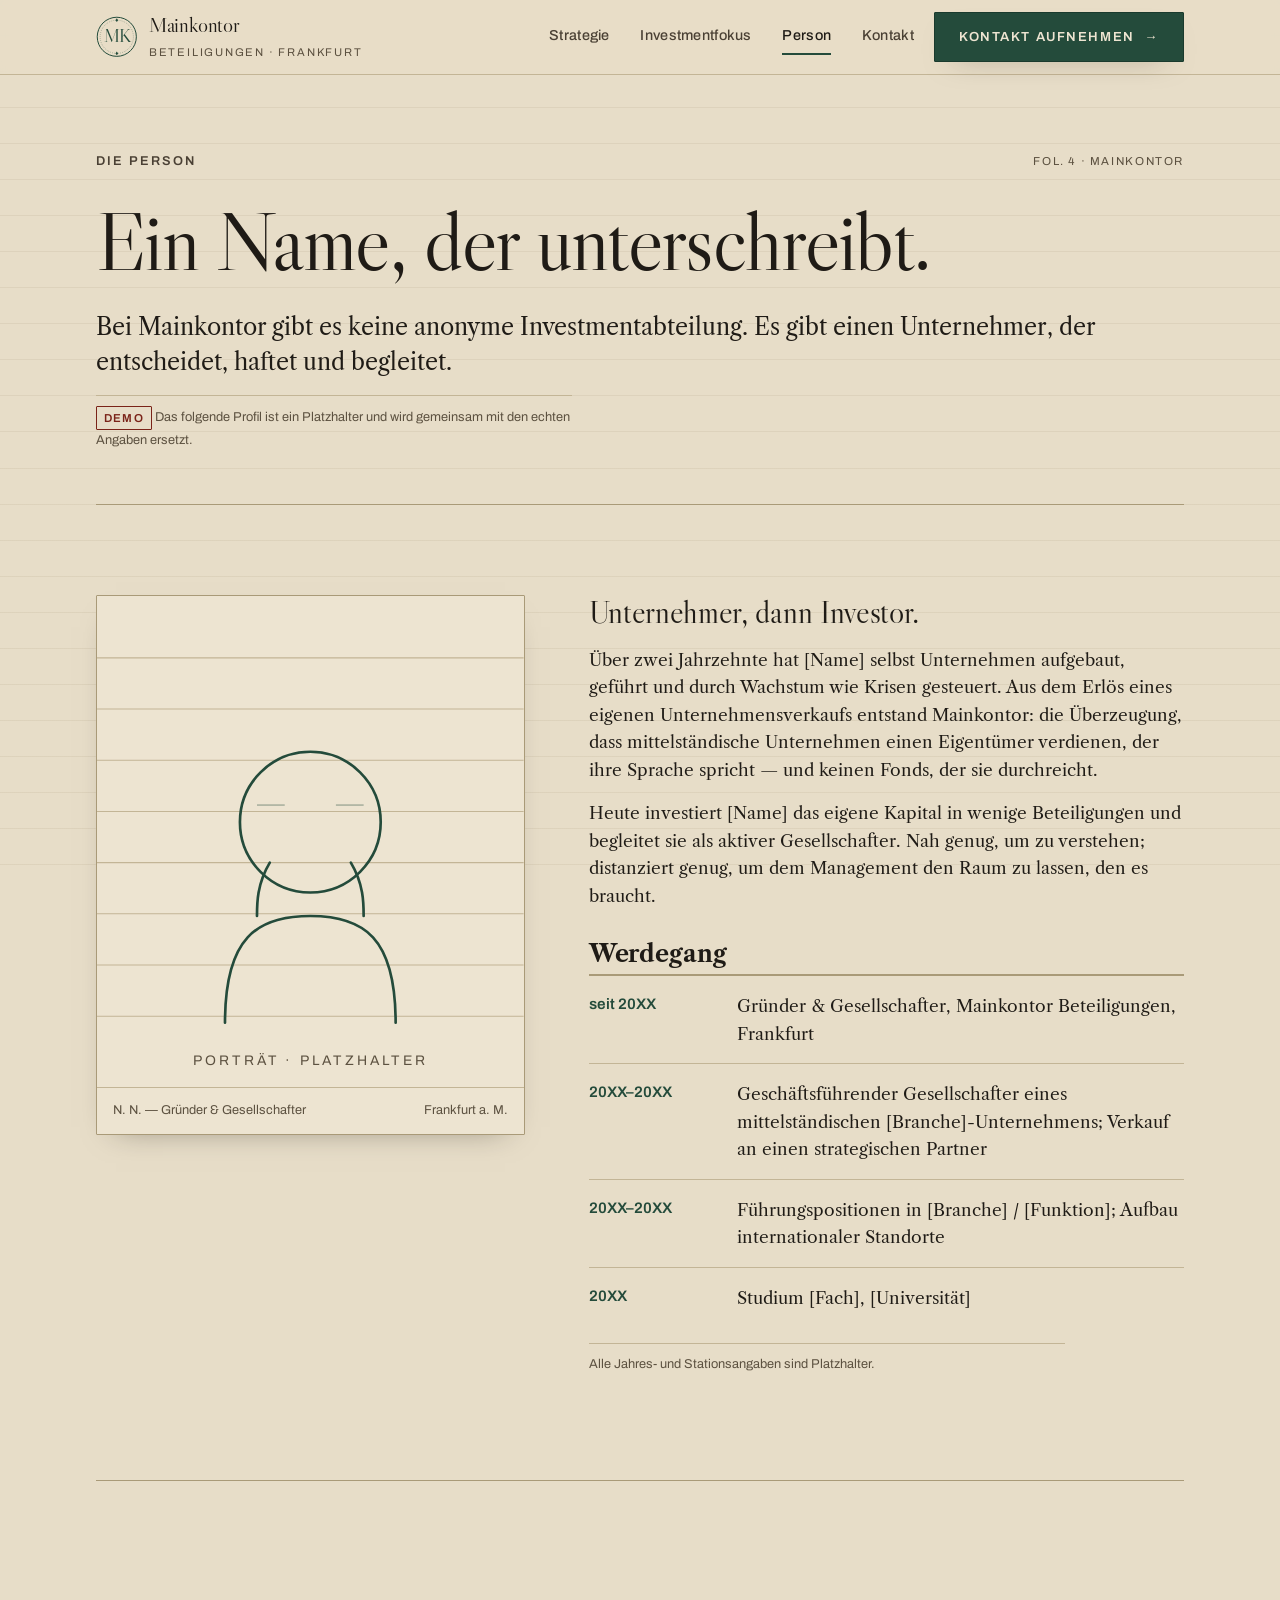
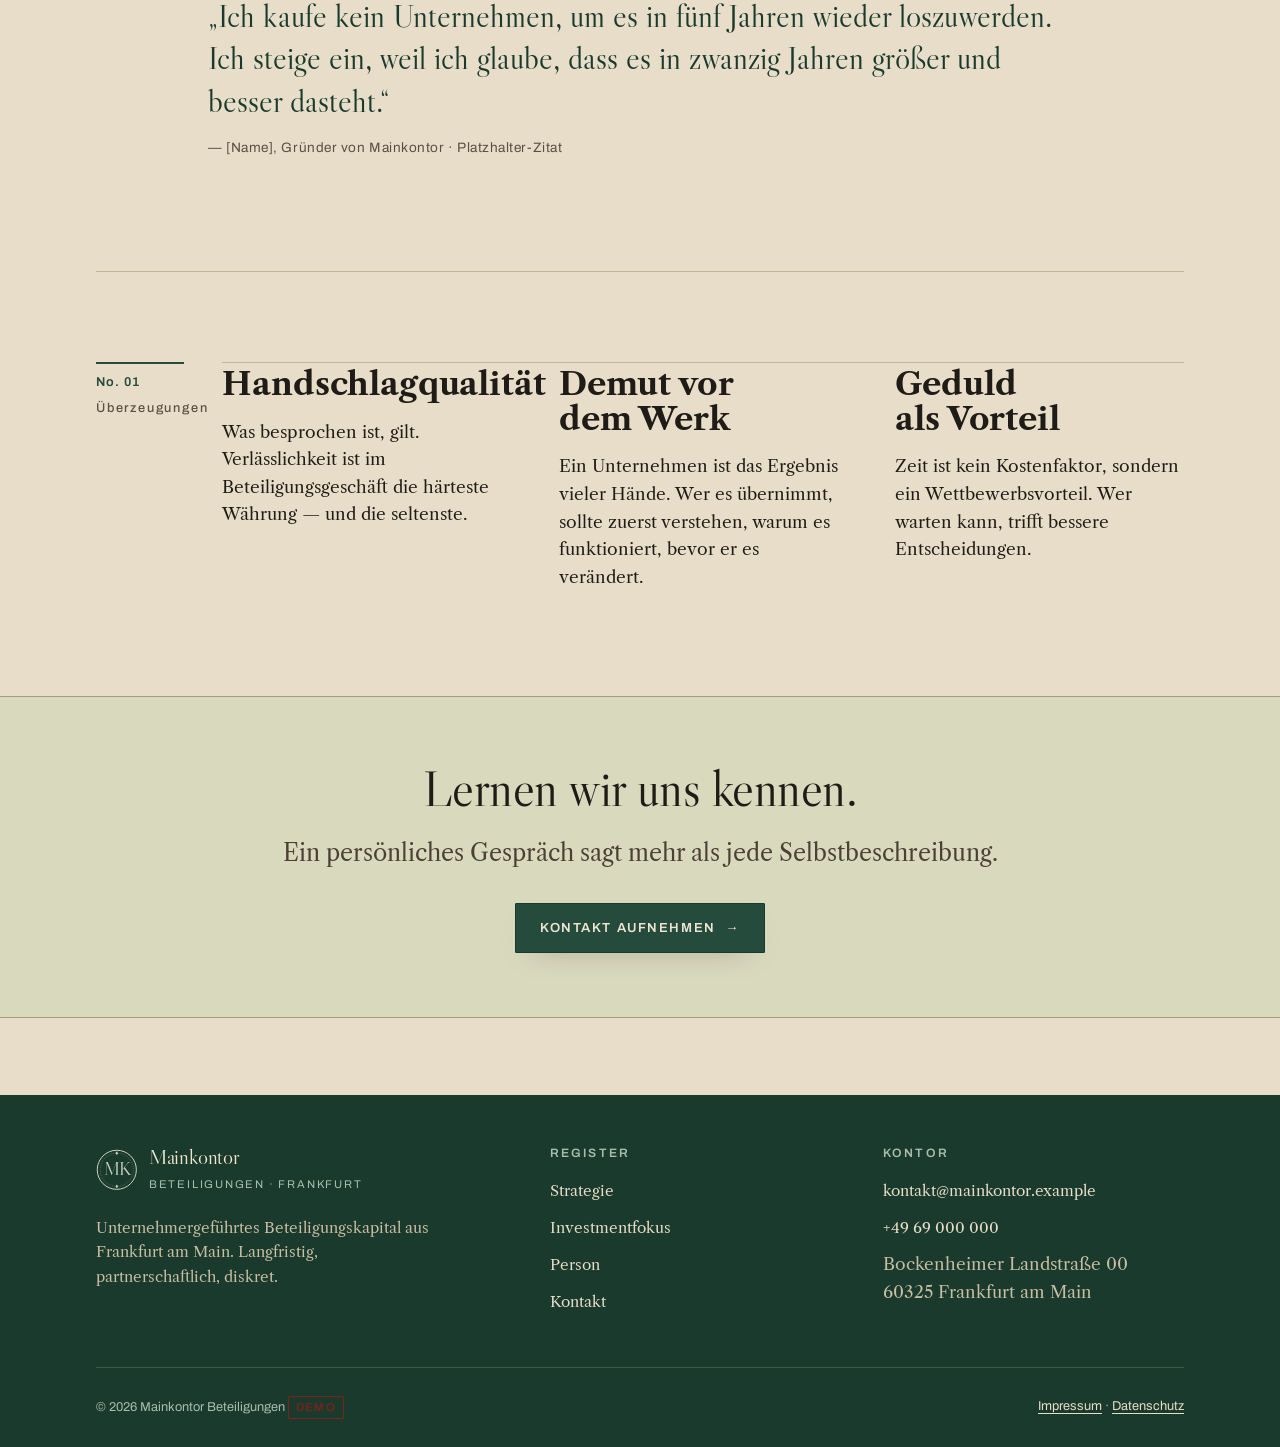
<file: person.html>
<!DOCTYPE html>
<html lang="de">
<head>
<meta charset="utf-8">
<meta name="viewport" content="width=device-width, initial-scale=1">
<title>Die Person — Mainkontor Beteiligungen</title>
<meta name="description" content="Der Unternehmer hinter Mainkontor: Werdegang, unternehmerischer Hintergrund und Überzeugungen der Person, die mit eigenem Namen und Kapital Verantwortung übernimmt. (Demo-Profil / Platzhalter.)">
<link rel="preload" as="font" type="font/woff2" href="assets/fonts/libre-caslon-display-400.woff2" crossorigin>
<link rel="preload" as="font" type="font/woff2" href="assets/fonts/libre-caslon-text-400.woff2" crossorigin>
<link rel="stylesheet" href="assets/css/main.css">
</head>
<body>
<a class="skip" href="#main">Zum Inhalt springen</a>

<header class="site-header">
  <div class="wrap site-header__bar">
    <a class="wordmark" href="index.html" aria-label="Mainkontor Beteiligungen — Startseite">
      <span class="seal__mark" style="color:var(--green)" aria-hidden="true">
        <svg viewBox="0 0 100 100" fill="none" xmlns="http://www.w3.org/2000/svg">
          <circle cx="50" cy="50" r="47" stroke="currentColor" stroke-width="2.4"/>
          <circle cx="50" cy="50" r="40" stroke="currentColor" stroke-width="1" stroke-dasharray="1.6 3.2"/>
          <path d="M50 5.5 l3.2 4.5 -3.2 4.5 -3.2 -4.5z" fill="currentColor"/>
          <path d="M50 85.5 l3.2 4.5 -3.2 4.5 -3.2 -4.5z" fill="currentColor"/>
          <text x="50" y="53" text-anchor="middle" dominant-baseline="middle" font-family="'Caslon Display', Georgia, serif" font-size="44" letter-spacing="-2.5" fill="currentColor">MK</text>
        </svg>
      </span>
      <span>
        <span class="wordmark__name">Mainkontor</span>
        <span class="wordmark__sub">Beteiligungen · Frankfurt</span>
      </span>
    </a>
    <div class="site-header__cta">
      <nav class="nav" id="primary-nav" aria-label="Hauptnavigation">
        <a href="strategie.html">Strategie</a>
        <a href="investmentfokus.html">Investmentfokus</a>
        <a href="person.html" aria-current="page">Person</a>
        <a href="kontakt.html">Kontakt</a>
      </nav>
      <a class="btn" href="kontakt.html">Kontakt aufnehmen <span class="btn__arrow" aria-hidden="true">→</span></a>
      <button class="nav-toggle__btn" aria-expanded="false" aria-controls="primary-nav">
        <span data-label>Menü</span>
      </button>
    </div>
  </div>
</header>

<main id="main">

  <section class="masthead">
    <div class="wrap">
      <div class="masthead__meta reg">
        <span class="label">Die Person</span>
        <span class="reg" style="margin-left:auto;letter-spacing:.14em;font-size:.72rem;color:var(--ink-faint)">FOL. 4 · MAINKONTOR</span>
      </div>
      <h1>Ein Name, der unterschreibt.</h1>
      <p class="lead">Bei Mainkontor gibt es keine anonyme Investmentabteilung. Es gibt einen Unternehmer, der entscheidet, haftet und begleitet.</p>
      <p class="demo-note"><span class="demo-badge">Demo</span> Das folgende Profil ist ein Platzhalter und wird gemeinsam mit den echten Angaben ersetzt.</p>
    </div>
  </section>

  <div class="wrap"><hr class="rule-double"></div>

  <section class="section">
    <div class="wrap">
      <div class="person">
        <!-- Portrait: authored placeholder plate (kein Foto einer realen Person) -->
        <figure class="portrait reveal" style="margin:0">
          <svg viewBox="0 0 400 460" role="img" aria-label="Platzhalter für ein Porträt" xmlns="http://www.w3.org/2000/svg">
            <rect width="400" height="460" fill="#ede4d1"/>
            <g stroke="#c3b596" stroke-width="1">
              <line x1="0" y1="58" x2="400" y2="58"/><line x1="0" y1="106" x2="400" y2="106"/>
              <line x1="0" y1="154" x2="400" y2="154"/><line x1="0" y1="202" x2="400" y2="202"/>
              <line x1="0" y1="250" x2="400" y2="250"/><line x1="0" y1="298" x2="400" y2="298"/>
              <line x1="0" y1="346" x2="400" y2="346"/><line x1="0" y1="394" x2="400" y2="394"/>
            </g>
            <!-- engraved bust silhouette -->
            <g fill="none" stroke="#244b3b" stroke-width="2.5" stroke-linecap="round" stroke-linejoin="round">
              <path d="M120 400 C120 320 150 300 200 300 C250 300 280 320 280 400"/>
              <circle cx="200" cy="212" r="66"/>
              <path d="M162 250 C150 270 150 288 150 300"/>
              <path d="M238 250 C250 270 250 288 250 300"/>
            </g>
            <g stroke="#244b3b" stroke-width="1" opacity="0.5">
              <line x1="150" y1="196" x2="176" y2="196"/><line x1="224" y1="196" x2="250" y2="196"/>
            </g>
            <text x="200" y="440" text-anchor="middle" font-family="Archivo, sans-serif" font-size="13" letter-spacing="3" fill="#5c5140">PORTRÄT · PLATZHALTER</text>
          </svg>
          <figcaption class="portrait__cap">
            <span>N. N. — Gründer &amp; Gesellschafter</span>
            <span class="reg">Frankfurt a. M.</span>
          </figcaption>
        </figure>

        <div class="stack-lg">
          <div class="reveal">
            <h2 style="font-size:var(--step2)">Unternehmer, dann Investor.</h2>
            <p style="margin-top:1rem">Über zwei Jahrzehnte hat [Name] selbst Unternehmen aufgebaut, geführt und durch Wachstum wie Krisen gesteuert. Aus dem Erlös eines eigenen Unternehmensverkaufs entstand Mainkontor: die Überzeugung, dass mittelständische Unternehmen einen Eigentümer verdienen, der ihre Sprache spricht — und keinen Fonds, der sie durchreicht.</p>
            <p>Heute investiert [Name] das eigene Kapital in wenige Beteiligungen und begleitet sie als aktiver Gesellschafter. Nah genug, um zu verstehen; distanziert genug, um dem Management den Raum zu lassen, den es braucht.</p>
          </div>

          <div class="reveal">
            <h3 style="font-size:var(--step1);margin-bottom:.5rem">Werdegang</h3>
            <div class="vita">
              <div class="vita__row"><span class="vita__yr reg">seit 20XX</span><span>Gründer &amp; Gesellschafter, Mainkontor Beteiligungen, Frankfurt</span></div>
              <div class="vita__row"><span class="vita__yr reg">20XX–20XX</span><span>Geschäftsführender Gesellschafter eines mittelständischen [Branche]-Unternehmens; Verkauf an einen strategischen Partner</span></div>
              <div class="vita__row"><span class="vita__yr reg">20XX–20XX</span><span>Führungspositionen in [Branche] / [Funktion]; Aufbau internationaler Standorte</span></div>
              <div class="vita__row"><span class="vita__yr reg">20XX</span><span>Studium [Fach], [Universität]</span></div>
            </div>
            <p class="demo-note">Alle Jahres- und Stationsangaben sind Platzhalter.</p>
          </div>
        </div>
      </div>
    </div>
  </section>

  <div class="wrap"><hr class="rule-double"></div>

  <section class="section">
    <div class="wrap wrap--narrow">
      <blockquote class="pull reveal">„Ich kaufe kein Unternehmen, um es in fünf Jahren wieder loszuwerden. Ich steige ein, weil ich glaube, dass es in zwanzig Jahren größer und besser dasteht.“<cite>— [Name], Gründer von Mainkontor · Platzhalter-Zitat</cite></blockquote>
    </div>
  </section>

  <div class="wrap"><hr class="rule-single"></div>

  <section class="section">
    <div class="wrap">
      <div class="entry">
        <div class="entry__no">No. 01<small>Überzeugungen</small></div>
        <div class="entry__body">
          <div class="prose-grid">
            <div class="reveal stack">
              <h3>Handschlagqualität</h3>
              <p>Was besprochen ist, gilt. Verlässlichkeit ist im Beteiligungsgeschäft die härteste Währung — und die seltenste.</p>
            </div>
            <div class="reveal stack" data-reveal-delay="90">
              <h3>Demut vor dem Werk</h3>
              <p>Ein Unternehmen ist das Ergebnis vieler Hände. Wer es übernimmt, sollte zuerst verstehen, warum es funktioniert, bevor er es verändert.</p>
            </div>
            <div class="reveal stack" data-reveal-delay="180">
              <h3>Geduld als Vorteil</h3>
              <p>Zeit ist kein Kostenfaktor, sondern ein Wettbewerbsvorteil. Wer warten kann, trifft bessere Entscheidungen.</p>
            </div>
          </div>
        </div>
      </div>
    </div>
  </section>

  <section class="section band" style="background:var(--green-tint);border-block:1px solid var(--rule-strong)">
    <div class="wrap wrap--narrow" style="text-align:center">
      <h2 class="reveal">Lernen wir uns kennen.</h2>
      <p class="lead reveal" style="margin:1.25rem auto 2rem;color:var(--ink-soft)">Ein persönliches Gespräch sagt mehr als jede Selbstbeschreibung.</p>
      <a class="btn reveal" href="kontakt.html">Kontakt aufnehmen <span class="btn__arrow" aria-hidden="true">→</span></a>
    </div>
  </section>

</main>

<footer class="site-footer">
  <div class="wrap">
    <div class="site-footer__top">
      <div class="site-footer__col">
        <a class="wordmark" href="index.html" aria-label="Mainkontor Beteiligungen — Startseite">
          <span class="seal__mark" style="color:#c9d3c2" aria-hidden="true">
            <svg viewBox="0 0 100 100" fill="none" xmlns="http://www.w3.org/2000/svg">
              <circle cx="50" cy="50" r="47" stroke="currentColor" stroke-width="2.4"/>
              <circle cx="50" cy="50" r="40" stroke="currentColor" stroke-width="1" stroke-dasharray="1.6 3.2"/>
              <path d="M50 5.5 l3.2 4.5 -3.2 4.5 -3.2 -4.5z" fill="currentColor"/>
              <path d="M50 85.5 l3.2 4.5 -3.2 4.5 -3.2 -4.5z" fill="currentColor"/>
              <text x="50" y="53" text-anchor="middle" dominant-baseline="middle" font-family="'Caslon Display', Georgia, serif" font-size="44" letter-spacing="-2.5" fill="currentColor">MK</text>
            </svg>
          </span>
          <span>
            <span class="wordmark__name">Mainkontor</span>
            <span class="wordmark__sub">Beteiligungen · Frankfurt</span>
          </span>
        </a>
        <p style="margin-top:1.1rem;max-width:34ch;color:#c8bea3;font-size:.95rem">Unternehmergeführtes Beteiligungskapital aus Frankfurt am Main. Langfristig, partnerschaftlich, diskret.</p>
      </div>
      <div class="site-footer__col">
        <h3>Register</h3>
        <ul>
          <li><a href="strategie.html">Strategie</a></li>
          <li><a href="investmentfokus.html">Investmentfokus</a></li>
          <li><a href="person.html">Person</a></li>
          <li><a href="kontakt.html">Kontakt</a></li>
        </ul>
      </div>
      <div class="site-footer__col">
        <h3>Kontor</h3>
        <ul>
          <li><a href="mailto:kontakt@mainkontor.example">kontakt@mainkontor.example</a></li>
          <li><a href="tel:+496900000000">+49 69 000 000</a></li>
          <li><span style="color:#c8bea3">Bockenheimer Landstraße 00<br>60325 Frankfurt am Main</span></li>
        </ul>
      </div>
    </div>
    <div class="site-footer__bottom">
      <div class="site-footer__seal"><span>© <span data-year>2026</span> Mainkontor Beteiligungen <span class="demo-badge">Demo</span></span></div>
      <div><a href="impressum.html">Impressum</a> · <a href="datenschutz.html">Datenschutz</a></div>
    </div>
  </div>
</footer>

<script src="assets/js/config.js"></script>
<script src="assets/js/main.js" defer></script>
</body>
</html>
</file>
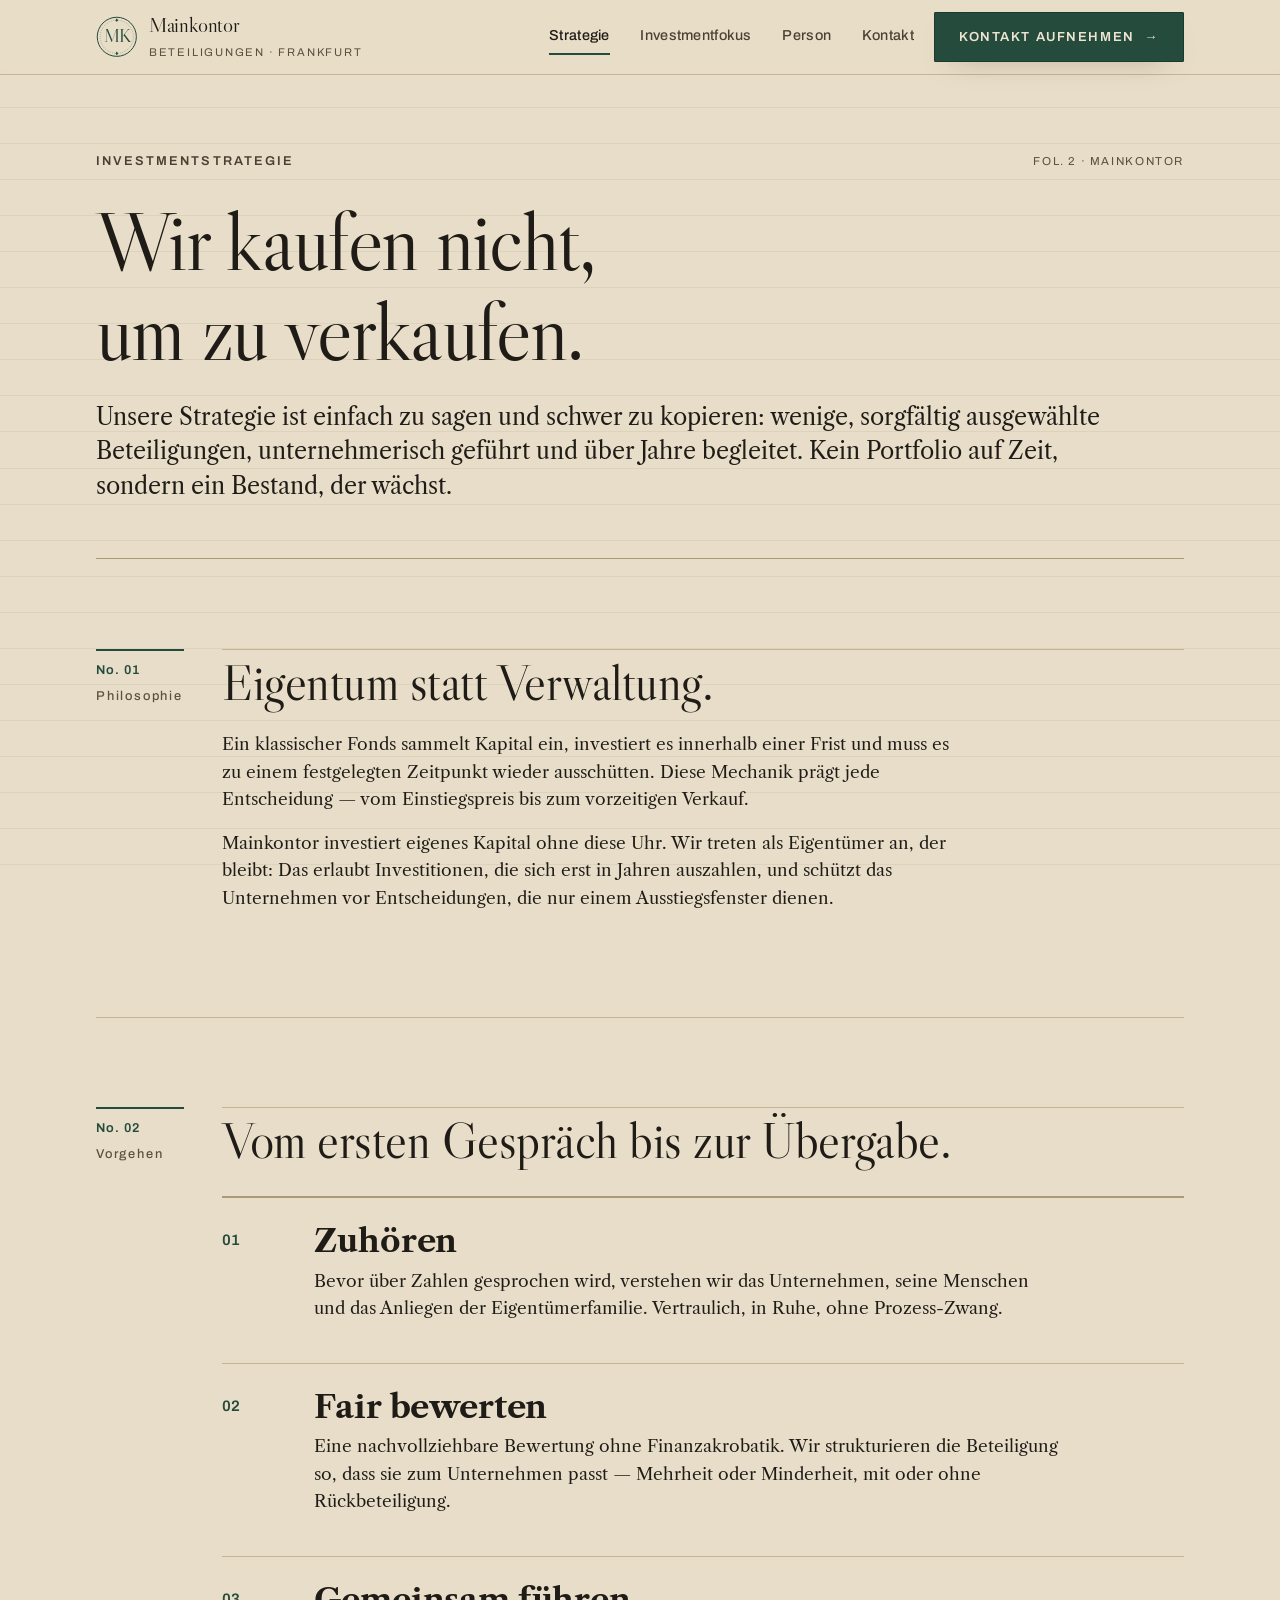
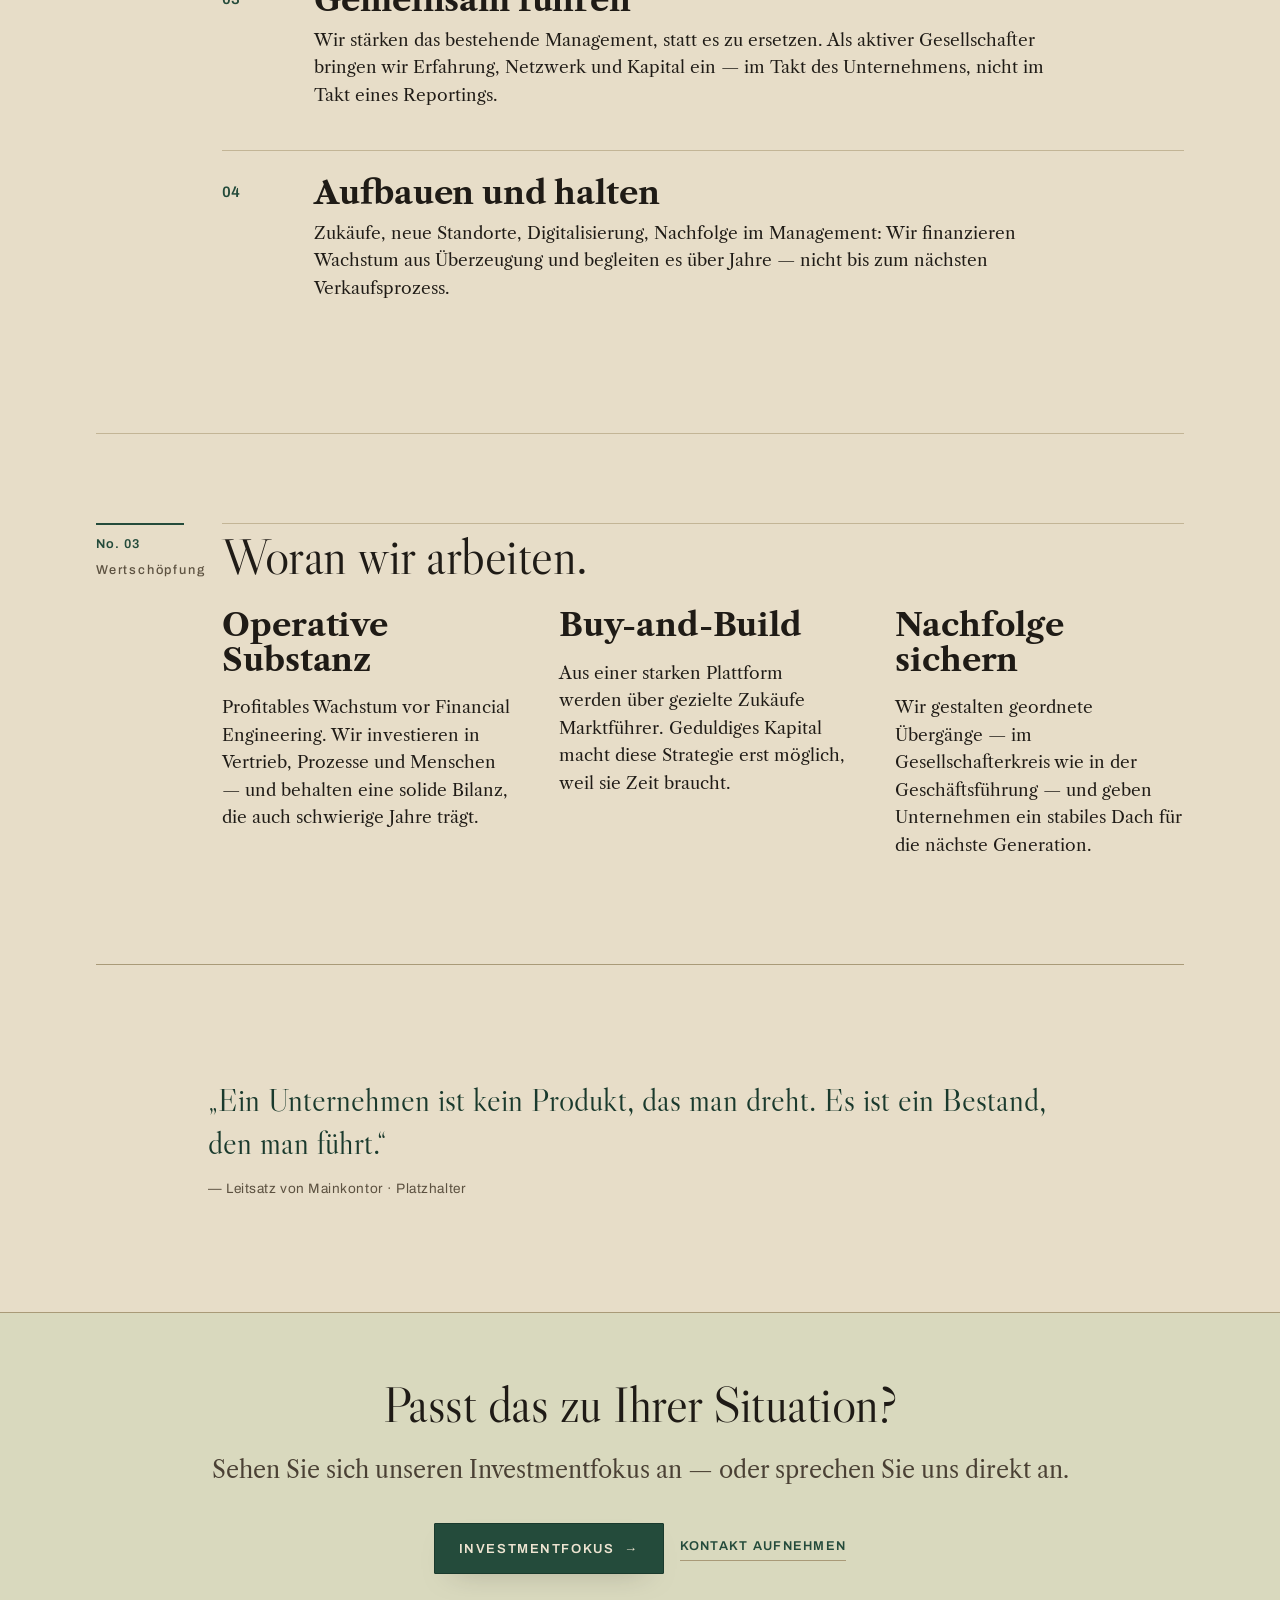
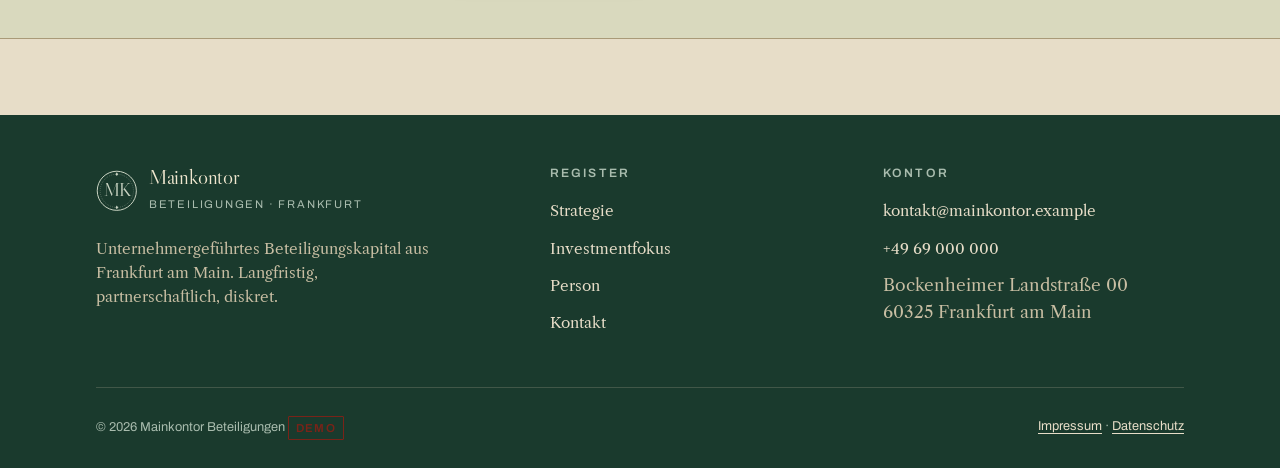
<file: strategie.html>
<!DOCTYPE html>
<html lang="de">
<head>
<meta charset="utf-8">
<meta name="viewport" content="width=device-width, initial-scale=1">
<title>Investmentstrategie — Mainkontor Beteiligungen</title>
<meta name="description" content="Die Investmentstrategie von Mainkontor: langfristige, unternehmerische Beteiligungen im Mittelstand, partnerschaftliche Führung und Wertschöpfung über Generationen statt Halteperioden.">
<link rel="preload" as="font" type="font/woff2" href="assets/fonts/libre-caslon-display-400.woff2" crossorigin>
<link rel="preload" as="font" type="font/woff2" href="assets/fonts/libre-caslon-text-400.woff2" crossorigin>
<link rel="stylesheet" href="assets/css/main.css">
</head>
<body>
<a class="skip" href="#main">Zum Inhalt springen</a>

<header class="site-header">
  <div class="wrap site-header__bar">
    <a class="wordmark" href="index.html" aria-label="Mainkontor Beteiligungen — Startseite">
      <span class="seal__mark" style="color:var(--green)" aria-hidden="true">
        <svg viewBox="0 0 100 100" fill="none" xmlns="http://www.w3.org/2000/svg">
          <circle cx="50" cy="50" r="47" stroke="currentColor" stroke-width="2.4"/>
          <circle cx="50" cy="50" r="40" stroke="currentColor" stroke-width="1" stroke-dasharray="1.6 3.2"/>
          <path d="M50 5.5 l3.2 4.5 -3.2 4.5 -3.2 -4.5z" fill="currentColor"/>
          <path d="M50 85.5 l3.2 4.5 -3.2 4.5 -3.2 -4.5z" fill="currentColor"/>
          <text x="50" y="53" text-anchor="middle" dominant-baseline="middle" font-family="'Caslon Display', Georgia, serif" font-size="44" letter-spacing="-2.5" fill="currentColor">MK</text>
        </svg>
      </span>
      <span>
        <span class="wordmark__name">Mainkontor</span>
        <span class="wordmark__sub">Beteiligungen · Frankfurt</span>
      </span>
    </a>
    <div class="site-header__cta">
      <nav class="nav" id="primary-nav" aria-label="Hauptnavigation">
        <a href="strategie.html" aria-current="page">Strategie</a>
        <a href="investmentfokus.html">Investmentfokus</a>
        <a href="person.html">Person</a>
        <a href="kontakt.html">Kontakt</a>
      </nav>
      <a class="btn" href="kontakt.html">Kontakt aufnehmen <span class="btn__arrow" aria-hidden="true">→</span></a>
      <button class="nav-toggle__btn" aria-expanded="false" aria-controls="primary-nav">
        <span data-label>Menü</span>
      </button>
    </div>
  </div>
</header>

<main id="main">

  <section class="masthead">
    <div class="wrap">
      <div class="masthead__meta reg">
        <span class="label">Investmentstrategie</span>
        <span class="reg" style="margin-left:auto;letter-spacing:.14em;font-size:.72rem;color:var(--ink-faint)">FOL. 2 · MAINKONTOR</span>
      </div>
      <h1>Wir kaufen nicht, um zu verkaufen.</h1>
      <p class="lead">Unsere Strategie ist einfach zu sagen und schwer zu kopieren: wenige, sorgfältig ausgewählte Beteiligungen, unternehmerisch geführt und über Jahre begleitet. Kein Portfolio auf Zeit, sondern ein Bestand, der wächst.</p>
    </div>
  </section>

  <div class="wrap"><hr class="rule-double"></div>

  <section class="section">
    <div class="wrap">
      <div class="entry reveal">
        <div class="entry__no">No. 01<small>Philosophie</small></div>
        <div class="entry__body">
          <h2>Eigentum statt Verwaltung.</h2>
          <p style="margin-top:1.25rem">Ein klassischer Fonds sammelt Kapital ein, investiert es innerhalb einer Frist und muss es zu einem festgelegten Zeitpunkt wieder ausschütten. Diese Mechanik prägt jede Entscheidung — vom Einstiegspreis bis zum vorzeitigen Verkauf.</p>
          <p>Mainkontor investiert eigenes Kapital ohne diese Uhr. Wir treten als Eigentümer an, der bleibt: Das erlaubt Investitionen, die sich erst in Jahren auszahlen, und schützt das Unternehmen vor Entscheidungen, die nur einem Ausstiegsfenster dienen.</p>
        </div>
      </div>
    </div>
  </section>

  <div class="wrap"><hr class="rule-single"></div>

  <section class="section">
    <div class="wrap">
      <div class="entry">
        <div class="entry__no">No. 02<small>Vorgehen</small></div>
        <div class="entry__body">
          <h2 style="margin-bottom:1.75rem">Vom ersten Gespräch bis zur Übergabe.</h2>
          <div class="ledger-list">
            <div class="ledger-list__item reveal">
              <div class="ledger-list__no">01</div>
              <div>
                <h3>Zuhören</h3>
                <p>Bevor über Zahlen gesprochen wird, verstehen wir das Unternehmen, seine Menschen und das Anliegen der Eigentümerfamilie. Vertraulich, in Ruhe, ohne Prozess-Zwang.</p>
              </div>
            </div>
            <div class="ledger-list__item reveal">
              <div class="ledger-list__no">02</div>
              <div>
                <h3>Fair bewerten</h3>
                <p>Eine nachvollziehbare Bewertung ohne Finanzakrobatik. Wir strukturieren die Beteiligung so, dass sie zum Unternehmen passt — Mehrheit oder Minderheit, mit oder ohne Rückbeteiligung.</p>
              </div>
            </div>
            <div class="ledger-list__item reveal">
              <div class="ledger-list__no">03</div>
              <div>
                <h3>Gemeinsam führen</h3>
                <p>Wir stärken das bestehende Management, statt es zu ersetzen. Als aktiver Gesellschafter bringen wir Erfahrung, Netzwerk und Kapital ein — im Takt des Unternehmens, nicht im Takt eines Reportings.</p>
              </div>
            </div>
            <div class="ledger-list__item reveal">
              <div class="ledger-list__no">04</div>
              <div>
                <h3>Aufbauen und halten</h3>
                <p>Zukäufe, neue Standorte, Digitalisierung, Nachfolge im Management: Wir finanzieren Wachstum aus Überzeugung und begleiten es über Jahre — nicht bis zum nächsten Verkaufsprozess.</p>
              </div>
            </div>
          </div>
        </div>
      </div>
    </div>
  </section>

  <div class="wrap"><hr class="rule-single"></div>

  <section class="section">
    <div class="wrap">
      <div class="entry">
        <div class="entry__no">No. 03<small>Wertschöpfung</small></div>
        <div class="entry__body">
          <h2 style="margin-bottom:1.5rem">Woran wir arbeiten.</h2>
          <div class="prose-grid">
            <div class="reveal stack">
              <h3>Operative Substanz</h3>
              <p>Profitables Wachstum vor Financial Engineering. Wir investieren in Vertrieb, Prozesse und Menschen — und behalten eine solide Bilanz, die auch schwierige Jahre trägt.</p>
            </div>
            <div class="reveal stack" data-reveal-delay="90">
              <h3>Buy-and-Build</h3>
              <p>Aus einer starken Plattform werden über gezielte Zukäufe Marktführer. Geduldiges Kapital macht diese Strategie erst möglich, weil sie Zeit braucht.</p>
            </div>
            <div class="reveal stack" data-reveal-delay="180">
              <h3>Nachfolge sichern</h3>
              <p>Wir gestalten geordnete Übergänge — im Gesellschafterkreis wie in der Geschäftsführung — und geben Unternehmen ein stabiles Dach für die nächste Generation.</p>
            </div>
          </div>
        </div>
      </div>
    </div>
  </section>

  <div class="wrap"><hr class="rule-double"></div>

  <section class="section">
    <div class="wrap wrap--narrow">
      <blockquote class="pull reveal">„Ein Unternehmen ist kein Produkt, das man dreht. Es ist ein Bestand, den man führt.“<cite>— Leitsatz von Mainkontor · Platzhalter</cite></blockquote>
    </div>
  </section>

  <section class="section band" style="background:var(--green-tint);border-block:1px solid var(--rule-strong)">
    <div class="wrap wrap--narrow" style="text-align:center">
      <h2 class="reveal">Passt das zu Ihrer Situation?</h2>
      <p class="lead reveal" style="margin:1.25rem auto 2rem;color:var(--ink-soft)">Sehen Sie sich unseren Investmentfokus an — oder sprechen Sie uns direkt an.</p>
      <div class="hero__actions reveal" style="justify-content:center">
        <a class="btn" href="investmentfokus.html">Investmentfokus <span class="btn__arrow" aria-hidden="true">→</span></a>
        <a class="tick" href="kontakt.html">Kontakt aufnehmen</a>
      </div>
    </div>
  </section>

</main>

<footer class="site-footer">
  <div class="wrap">
    <div class="site-footer__top">
      <div class="site-footer__col">
        <a class="wordmark" href="index.html" aria-label="Mainkontor Beteiligungen — Startseite">
          <span class="seal__mark" style="color:#c9d3c2" aria-hidden="true">
            <svg viewBox="0 0 100 100" fill="none" xmlns="http://www.w3.org/2000/svg">
              <circle cx="50" cy="50" r="47" stroke="currentColor" stroke-width="2.4"/>
              <circle cx="50" cy="50" r="40" stroke="currentColor" stroke-width="1" stroke-dasharray="1.6 3.2"/>
              <path d="M50 5.5 l3.2 4.5 -3.2 4.5 -3.2 -4.5z" fill="currentColor"/>
              <path d="M50 85.5 l3.2 4.5 -3.2 4.5 -3.2 -4.5z" fill="currentColor"/>
              <text x="50" y="53" text-anchor="middle" dominant-baseline="middle" font-family="'Caslon Display', Georgia, serif" font-size="44" letter-spacing="-2.5" fill="currentColor">MK</text>
            </svg>
          </span>
          <span>
            <span class="wordmark__name">Mainkontor</span>
            <span class="wordmark__sub">Beteiligungen · Frankfurt</span>
          </span>
        </a>
        <p style="margin-top:1.1rem;max-width:34ch;color:#c8bea3;font-size:.95rem">Unternehmergeführtes Beteiligungskapital aus Frankfurt am Main. Langfristig, partnerschaftlich, diskret.</p>
      </div>
      <div class="site-footer__col">
        <h3>Register</h3>
        <ul>
          <li><a href="strategie.html">Strategie</a></li>
          <li><a href="investmentfokus.html">Investmentfokus</a></li>
          <li><a href="person.html">Person</a></li>
          <li><a href="kontakt.html">Kontakt</a></li>
        </ul>
      </div>
      <div class="site-footer__col">
        <h3>Kontor</h3>
        <ul>
          <li><a href="mailto:kontakt@mainkontor.example">kontakt@mainkontor.example</a></li>
          <li><a href="tel:+496900000000">+49 69 000 000</a></li>
          <li><span style="color:#c8bea3">Bockenheimer Landstraße 00<br>60325 Frankfurt am Main</span></li>
        </ul>
      </div>
    </div>
    <div class="site-footer__bottom">
      <div class="site-footer__seal"><span>© <span data-year>2026</span> Mainkontor Beteiligungen <span class="demo-badge">Demo</span></span></div>
      <div><a href="impressum.html">Impressum</a> · <a href="datenschutz.html">Datenschutz</a></div>
    </div>
  </div>
</footer>

<script src="assets/js/config.js"></script>
<script src="assets/js/main.js" defer></script>
</body>
</html>
</file>
<file: assets/css/main.css>
/* =====================================================================
   Mainkontor Beteiligungen — Designsystem
   Welt: Kontorbuch / Handelsregister-Hauptbuch.
   Eine Beteiligung ist ein eingetragener Anteil in einem geführten Buch.
   ===================================================================== */

/* ---- Fonts (self-hosted) ------------------------------------------- */
@font-face {
  font-family: "Caslon Text";
  src: url("../fonts/libre-caslon-text-400.woff2") format("woff2");
  font-weight: 400; font-style: normal; font-display: swap;
}
@font-face {
  font-family: "Caslon Text";
  src: url("../fonts/libre-caslon-text-400italic.woff2") format("woff2");
  font-weight: 400; font-style: italic; font-display: swap;
}
@font-face {
  font-family: "Caslon Text";
  src: url("../fonts/libre-caslon-text-700.woff2") format("woff2");
  font-weight: 700; font-style: normal; font-display: swap;
}
@font-face {
  font-family: "Caslon Display";
  src: url("../fonts/libre-caslon-display-400.woff2") format("woff2");
  font-weight: 400; font-style: normal; font-display: swap;
}
@font-face {
  font-family: "Archivo";
  src: url("../fonts/archivo-var.woff2") format("woff2");
  font-weight: 400 700; font-style: normal; font-display: swap;
}

/* ---- Tokens -------------------------------------------------------- */
:root {
  /* Ground: warm ledger paper, deliberately not cream */
  --paper:        #e7ddc8;   /* manila/werkdruck ground */
  --paper-2:      #ede4d1;   /* lighter panel */
  --paper-edge:   #d8ccb0;   /* page edge / inset */
  --ink:          #1f1b16;   /* iron-gall near-black */
  --ink-soft:     #4a4034;   /* secondary ink (tinted, not gray) */
  --ink-faint:    #5c5140;   /* tertiary / captions (AA on paper) */
  --rule:         #c3b596;   /* ledger rule line */
  --rule-strong:  #a99a78;   /* double-rule / heavier */
  --green:        #244b3b;   /* Kontor-Grün, committed accent */
  --green-deep:   #1a3a2d;
  --green-tint:   #d9d9be;   /* aged green wash panel */
  --oxblood:      #7a2318;   /* Siegel / stamp only */
  --gold:         #9a7b2e;   /* brass hairline detail, sparing */

  --shadow-page:  0 1px 0 var(--paper-2), 0 18px 40px -28px rgba(31,27,22,.55);
  --shadow-lift:  0 12px 30px -20px rgba(31,27,22,.5);

  --font-serif:   "Caslon Text", "Iowan Old Style", "Palatino Linotype", Georgia, serif;
  --font-display: "Caslon Display", var(--font-serif);
  --font-reg:     "Archivo", "Helvetica Neue", Arial, sans-serif; /* register/label voice */

  --measure:      68ch;
  --wrap:         74rem;   /* max content width */
  --wrap-narrow:  60rem;
  --gutter:       clamp(1.25rem, 4vw, 3rem);

  --step-1:  clamp(.72rem, .68rem + .2vw, .8rem);
  --step0:   clamp(1rem, .96rem + .2vw, 1.075rem);
  --step1:   clamp(1.2rem, 1.1rem + .5vw, 1.45rem);
  --step2:   clamp(1.5rem, 1.3rem + 1vw, 2rem);
  --step3:   clamp(2rem, 1.6rem + 2.2vw, 3.2rem);
  --step4:   clamp(2.7rem, 1.9rem + 4.2vw, 5.2rem);
}

/* ---- Reset / base -------------------------------------------------- */
*, *::before, *::after { box-sizing: border-box; }
html { -webkit-text-size-adjust: 100%; scroll-behavior: smooth; }
@media (prefers-reduced-motion: reduce) { html { scroll-behavior: auto; } }

body {
  margin: 0;
  background-color: var(--paper);
  color: var(--ink);
  font-family: var(--font-serif);
  font-size: var(--step0);
  line-height: 1.6;
  font-feature-settings: "kern" 1, "liga" 1, "onum" 1;
  text-rendering: optimizeLegibility;
  -webkit-font-smoothing: antialiased;
  /* faint ledger paper grain + horizontal booking lines behind everything */
  background-image:
    repeating-linear-gradient(
      to bottom,
      transparent 0,
      transparent 2.19rem,
      rgba(122, 102, 66, .09) 2.19rem,
      rgba(122, 102, 66, .09) calc(2.19rem + 1px)
    );
  background-attachment: fixed;
}

/* Themeable browser surfaces */
::selection { background: var(--green); color: var(--paper-2); }
::-moz-selection { background: var(--green); color: var(--paper-2); }
:root { accent-color: var(--green); caret-color: var(--green); color-scheme: light; }
html { scrollbar-color: var(--rule-strong) var(--paper); }
::-webkit-scrollbar { width: 12px; height: 12px; }
::-webkit-scrollbar-track { background: var(--paper); }
::-webkit-scrollbar-thumb { background: var(--rule-strong); border: 3px solid var(--paper); border-radius: 0; }

img { max-width: 100%; display: block; }
[hidden] { display: none !important; }

:focus-visible {
  outline: 2px solid var(--green);
  outline-offset: 2px;
}

/* ---- Typography ---------------------------------------------------- */
h1, h2, h3, h4 { margin: 0; font-weight: 400; line-height: 1.08; text-wrap: balance; letter-spacing: -.01em; }
h1 { font-family: var(--font-display); font-size: var(--step4); letter-spacing: -.02em; }
h2 { font-family: var(--font-display); font-size: var(--step3); }
h3 { font-family: var(--font-serif); font-size: var(--step2); font-weight: 700; letter-spacing: -.005em; }
h4 { font-family: var(--font-serif); font-size: var(--step1); font-weight: 700; }
p { margin: 0 0 1rem; max-width: var(--measure); }
p.lead { font-size: var(--step1); line-height: 1.5; color: var(--ink); }
a { color: var(--green); text-decoration-thickness: 1px; text-underline-offset: 3px; }
/* hover feedback via underline weight, never a darker text colour
   (keeps buttons/ticks/wordmark from ever rendering dark-on-green) */
a:not(.btn):not(.tick):not(.wordmark):hover { text-decoration-thickness: 2px; }
strong { font-weight: 700; }
em { font-style: italic; }
small { font-size: var(--step-1); }

/* The register/label voice — tabular figures, tracked caps */
.reg {
  font-family: var(--font-reg);
  font-variant-numeric: tabular-nums lining-nums;
  font-feature-settings: "tnum" 1, "lnum" 1;
}
.label {
  font-family: var(--font-reg);
  font-size: var(--step-1);
  font-weight: 600;
  letter-spacing: .16em;
  text-transform: uppercase;
  color: var(--ink-soft);
}

/* ---- Layout helpers ------------------------------------------------ */
.wrap { width: 100%; max-width: var(--wrap); margin-inline: auto; padding-inline: var(--gutter); }
.wrap--narrow { max-width: var(--wrap-narrow); }
.section { padding-block: clamp(3.5rem, 7vw, 6.5rem); }
.section--tight { padding-block: clamp(2.25rem, 4vw, 3.5rem); }
/* colored full-bleed CTA band: static padding so content is clearly inset
   from the color field on every edge */
.band { padding: 4rem 1.75rem; }
.stack > * + * { margin-top: 1rem; }
.stack-lg > * + * { margin-top: 2rem; }

/* Double-rule section divider — the book's section break */
.rule-double {
  border: 0;
  height: 0;
  border-top: 1px solid var(--rule-strong);
  box-shadow: 0 3px 0 -2px var(--rule-strong);
  margin: 0;
}
.rule-single { border: 0; border-top: 1px solid var(--rule); margin: 0; }

/* ---- Ledger entry: the recurring structural device ----------------- */
/* A section is a numbered booking entry. The No. is a real index column,
   not a decorative eyebrow — it sits in its own ledger gutter. */
.entry {
  display: grid;
  grid-template-columns: 5.5rem 1fr;
  column-gap: clamp(1rem, 3vw, 2.5rem);
  align-items: start;
}
.entry__no {
  font-family: var(--font-reg);
  font-variant-numeric: tabular-nums lining-nums;
  font-weight: 600;
  font-size: var(--step-1);
  letter-spacing: .08em;
  color: var(--green);
  padding-top: .55rem;
  border-top: 2px solid var(--green);
  white-space: nowrap;
}
.entry__no small { display: block; color: var(--ink-faint); font-weight: 500; letter-spacing: .14em; margin-top: .35rem; }
.entry__body { padding-top: .3rem; border-top: 1px solid var(--rule); }
@media (max-width: 40rem) {
  .entry { grid-template-columns: 1fr; row-gap: .5rem; }
  .entry__body { border-top: 0; }
}
/* hero opening entry: keep the folio marker, drop the rule slicing the H1,
   and use a slimmer gutter so the display H1 keeps its full measure */
.entry--hero { grid-template-columns: 3.5rem 1fr; column-gap: clamp(1rem, 2vw, 1.75rem); }
.entry--hero .entry__body { border-top: 0; padding-top: 0; }
.entry--hero .entry__no { padding-top: .5rem; }
.entry--hero .hero__title { hyphens: none; }

/* ---- Monogram seal ------------------------------------------------- */
.seal { display: inline-flex; align-items: center; gap: .7rem; }
.seal__mark { width: 2.6rem; height: 2.6rem; flex: none; }
.seal__mark svg { width: 100%; height: 100%; display: block; }

/* ---- Wordmark ------------------------------------------------------ */
.wordmark { display: inline-flex; align-items: center; gap: .7rem; text-decoration: none; color: var(--ink); }
.wordmark:hover { color: var(--ink); }
.wordmark__name { font-family: var(--font-display); font-size: 1.32rem; line-height: 1; letter-spacing: -.01em; }
.wordmark__sub { font-family: var(--font-reg); font-size: .7rem; letter-spacing: .16em; text-transform: uppercase; color: var(--ink-faint); display: block; margin-top: .3rem; }

/* ---- Buttons: the "stamp" ------------------------------------------ */
.btn {
  --btn-fg: var(--paper-2);
  --btn-bg: var(--green);
  display: inline-flex; align-items: center; gap: .6rem;
  font-family: var(--font-reg); font-weight: 600;
  font-size: .82rem; letter-spacing: .12em; text-transform: uppercase;
  color: var(--btn-fg); background: var(--btn-bg);
  padding: .85rem 1.5rem; border: 1px solid var(--green-deep);
  border-radius: 1px; cursor: pointer; text-decoration: none;
  transition: transform .18s cubic-bezier(.2,.7,.2,1), box-shadow .18s, background .18s;
  box-shadow: var(--shadow-lift);
}
.btn:hover { background: var(--green-deep); color: var(--paper-2); transform: translateY(-1px); }
.btn:active { transform: translateY(0); }
.btn--ghost {
  --btn-fg: var(--green); background: transparent; border-color: var(--rule-strong);
  box-shadow: none;
}
.btn--ghost:hover { background: color-mix(in srgb, var(--green) 8%, transparent); color: var(--green); border-color: var(--green); }
.btn--block { width: 100%; justify-content: center; }
.btn[disabled], .btn[aria-disabled="true"] { opacity: .5; cursor: not-allowed; transform: none; box-shadow: none; }

/* stamp glyph inside button */
.btn__arrow { font-family: var(--font-reg); font-weight: 700; }

/* ---- Text link with ledger tick ------------------------------------ */
.tick {
  font-family: var(--font-reg); font-weight: 600; font-size: .8rem;
  letter-spacing: .1em; text-transform: uppercase; text-decoration: none;
  display: inline-flex; align-items: center; gap: .5rem;
  border-bottom: 1px solid var(--rule-strong); padding-bottom: .2rem;
  color: var(--green);
}
.tick:hover { border-color: var(--green); gap: .75rem; transition: gap .18s; }

/* ---- Site header --------------------------------------------------- */
.site-header {
  position: sticky; top: 0; z-index: 50;
  background: color-mix(in srgb, var(--paper) 88%, transparent);
  backdrop-filter: saturate(120%) blur(6px);
  border-bottom: 1px solid var(--rule);
}
.site-header__bar { display: flex; align-items: center; justify-content: space-between; gap: 1rem; min-height: 4.6rem; }
.nav { display: flex; align-items: center; gap: clamp(1rem, 2.4vw, 2.2rem); }
.nav a {
  font-family: var(--font-reg); font-weight: 500; font-size: .9rem;
  color: var(--ink-soft); text-decoration: none; letter-spacing: .02em;
  padding: .35rem 0; border-bottom: 2px solid transparent;
}
.nav a:hover { color: var(--ink); }
.nav a[aria-current="page"] { color: var(--ink); border-bottom-color: var(--green); }
.site-header__cta { display: flex; align-items: center; gap: 1.25rem; }

.nav-toggle { display: none; }
.nav-toggle__btn {
  display: none; background: transparent; border: 1px solid var(--rule-strong);
  border-radius: 1px; padding: .5rem .7rem; cursor: pointer; color: var(--ink);
  font-family: var(--font-reg); font-size: .8rem; letter-spacing: .1em; text-transform: uppercase;
}

@media (max-width: 56rem) {
  .site-header__cta .btn { display: none; }
  .nav-toggle__btn { display: inline-flex; align-items: center; gap: .5rem; }
  .nav {
    position: fixed; inset: 4.6rem 0 auto 0;
    flex-direction: column; align-items: stretch; gap: 0;
    background: var(--paper-2); border-bottom: 1px solid var(--rule-strong);
    padding: .5rem var(--gutter) 1.25rem;
    transform: translateY(-8px); opacity: 0; pointer-events: none;
    transition: opacity .2s, transform .2s;
    box-shadow: var(--shadow-page);
  }
  .nav[data-open="true"] { transform: translateY(0); opacity: 1; pointer-events: auto; }
  .nav a { padding: .9rem 0; border-bottom: 1px solid var(--rule); }
  .nav a[aria-current="page"] { border-bottom-color: var(--rule); color: var(--green); }
  .nav .btn { display: inline-flex; margin-top: 1rem; }
}

/* ---- Page masthead (per-page opening) ------------------------------ */
.masthead { padding-block: clamp(2.75rem, 6vw, 5rem) clamp(1.5rem, 3vw, 2.5rem); }
.masthead__meta { display: flex; flex-wrap: wrap; gap: .5rem 1.5rem; align-items: baseline; margin-bottom: 1.5rem; }
.masthead h1 { max-width: 18ch; }
.masthead p.lead { margin-top: 1.5rem; }

/* ---- Hero (start page) --------------------------------------------- */
.hero { padding-block: clamp(2.5rem, 5vw, 4.5rem) clamp(2rem, 4vw, 3.5rem); }
.hero__grid { display: grid; grid-template-columns: minmax(0, 1.55fr) minmax(0, 1fr); gap: clamp(2rem, 5vw, 4.5rem); align-items: start; }
.hero__title { font-size: clamp(2.6rem, 1.6rem + 4.6vw, 5.4rem); line-height: 1.02; }
.hero__title em { font-style: italic; }
.hero__lead { margin-top: 1.75rem; font-size: var(--step1); line-height: 1.5; color: var(--ink-soft); max-width: 46ch; }
.hero__actions { display: flex; flex-wrap: wrap; gap: 1rem; margin-top: 2.25rem; align-items: center; }
@media (max-width: 54rem) {
  .hero__grid { grid-template-columns: 1fr; gap: 2.25rem; }
}

/* ---- Register / Bestand panel (ledger table of figures) ------------ */
.register {
  background: var(--paper-2);
  border: 1px solid var(--rule-strong);
  border-radius: 1px;
  box-shadow: var(--shadow-lift);
}
.register__head {
  display: flex; align-items: baseline; justify-content: space-between; gap: 1rem;
  padding: .9rem 1.25rem; border-bottom: 2px solid var(--rule-strong);
  background: var(--green-tint);
}
.register__head .label { color: var(--green-deep); }
.register__rows { padding: .35rem 1.25rem .5rem; }
.register__row {
  display: flex; align-items: baseline; justify-content: space-between; gap: 1rem;
  padding: .7rem 0; border-bottom: 1px solid var(--rule);
}
.register__row:last-child { border-bottom: 0; }
.register__k { font-family: var(--font-reg); font-size: .82rem; color: var(--ink-soft); letter-spacing: .02em; }
.register__v {
  font-family: var(--font-reg); font-variant-numeric: tabular-nums lining-nums;
  font-weight: 600; font-size: 1.15rem; color: var(--ink);
}
.register__v small { font-family: var(--font-reg); font-weight: 500; font-size: .7rem; color: var(--ink-faint); letter-spacing: .04em; }
.register__foot { padding: .7rem 1.25rem; border-top: 1px solid var(--rule); font-size: var(--step-1); color: var(--ink-faint); font-family: var(--font-reg); }

/* ---- Principles / ledger list -------------------------------------- */
.ledger-list { display: grid; gap: 0; }
.ledger-list__item {
  display: grid; grid-template-columns: 3.5rem 1fr; gap: clamp(1rem, 3vw, 2.25rem);
  padding: 1.6rem 0; border-top: 1px solid var(--rule); align-items: start;
}
.ledger-list__item:first-child { border-top: 2px solid var(--rule-strong); }
.ledger-list__no {
  font-family: var(--font-reg); font-variant-numeric: tabular-nums; font-weight: 600;
  color: var(--green); font-size: .95rem; padding-top: .25rem;
}
.ledger-list__item h3 { margin-bottom: .5rem; }

/* ---- Criteria grid (Investmentfokus) ------------------------------- */
.criteria { display: grid; grid-template-columns: repeat(auto-fit, minmax(15rem, 1fr)); gap: 1px; background: var(--rule); border: 1px solid var(--rule-strong); }
.criteria__cell { background: var(--paper-2); padding: 1.5rem 1.4rem; display: flex; flex-direction: column; gap: .55rem; }
.criteria__cell .label { color: var(--green-deep); }
.criteria__val { font-family: var(--font-display); font-size: 1.75rem; line-height: 1.1; }
.criteria__val .unit { font-family: var(--font-reg); font-size: .95rem; color: var(--ink-faint); letter-spacing: .02em; }
.criteria__note { font-size: var(--step-1); color: var(--ink-soft); font-family: var(--font-reg); }

/* ---- Situations (Nachfolge / Wachstum / Carve-out) ----------------- */
.situations { display: grid; grid-template-columns: repeat(auto-fit, minmax(16rem, 1fr)); gap: clamp(1.25rem, 3vw, 2rem); }
.situation { border-top: 2px solid var(--green); padding-top: 1.1rem; }
.situation__no { font-family: var(--font-reg); font-variant-numeric: tabular-nums; font-weight: 600; color: var(--green); font-size: .85rem; letter-spacing: .08em; }
.situation h3 { margin: .5rem 0 .6rem; font-size: var(--step1); }
.situation p { font-size: var(--step0); color: var(--ink-soft); }

/* ---- Prose two-column (strategy) ----------------------------------- */
.prose-grid { display: grid; grid-template-columns: repeat(auto-fit, minmax(18rem, 1fr)); gap: clamp(1.5rem, 4vw, 3rem); }

/* ---- Person: portrait plate + vita --------------------------------- */
.person { display: grid; grid-template-columns: minmax(0, 0.9fr) minmax(0, 1.25fr); gap: clamp(2rem, 5vw, 4rem); align-items: start; }
@media (max-width: 52rem) { .person { grid-template-columns: 1fr; } }
.portrait {
  position: relative; background: var(--paper-2); border: 1px solid var(--rule-strong);
  border-radius: 1px; box-shadow: var(--shadow-lift); overflow: hidden;
}
.portrait svg { width: 100%; height: auto; display: block; }
.portrait__cap { padding: .8rem 1rem; border-top: 1px solid var(--rule); font-family: var(--font-reg); font-size: var(--step-1); color: var(--ink-faint); display: flex; justify-content: space-between; gap: 1rem; }
.vita__row { display: grid; grid-template-columns: 8rem 1fr; gap: 1.25rem; padding: 1rem 0; border-top: 1px solid var(--rule); }
.vita__row:first-of-type { border-top: 2px solid var(--rule-strong); }
.vita__yr { font-family: var(--font-reg); font-variant-numeric: tabular-nums; font-weight: 600; color: var(--green); font-size: .95rem; }
@media (max-width: 34rem) { .vita__row { grid-template-columns: 1fr; gap: .3rem; } }

blockquote.pull {
  margin: 0; font-family: var(--font-display); font-size: var(--step2);
  line-height: 1.34; color: var(--green-deep); border-left: 0;
  padding: 1.5rem 0; position: relative;
}
blockquote.pull cite { display: block; margin-top: 1rem; font-family: var(--font-reg); font-style: normal; font-size: .85rem; letter-spacing: .04em; color: var(--ink-faint); }

/* ---- Contact form -------------------------------------------------- */
.contact-grid { display: grid; grid-template-columns: minmax(0, 1fr) minmax(0, 1.1fr); gap: clamp(2rem, 5vw, 4rem); align-items: start; }
@media (max-width: 52rem) { .contact-grid { grid-template-columns: 1fr; } }

.form { background: var(--paper-2); border: 1px solid var(--rule-strong); border-radius: 1px; box-shadow: var(--shadow-lift); }
.form__head { padding: 1.1rem 1.5rem; border-bottom: 2px solid var(--rule-strong); background: var(--green-tint); display: flex; align-items: baseline; justify-content: space-between; gap: 1rem; }
.form__head .label { color: var(--green-deep); }
.form__body { padding: 1.5rem; display: grid; gap: 1.15rem; }
.field { display: grid; gap: .4rem; }
.field > label { font-family: var(--font-reg); font-size: .82rem; font-weight: 600; letter-spacing: .04em; color: var(--ink-soft); }
.field > label .req { color: var(--oxblood); }
.field input, .field textarea, .field select {
  font-family: var(--font-serif); font-size: 1rem; color: var(--ink);
  background: var(--paper); border: 1px solid var(--rule-strong); border-radius: 1px;
  padding: .7rem .8rem; width: 100%; transition: border-color .15s, box-shadow .15s;
}
/* theme the native select to match the ledger inputs */
.field select {
  appearance: none; -webkit-appearance: none; padding-right: 2.4rem; cursor: pointer;
  background-image: url("data:image/svg+xml,%3Csvg xmlns='http://www.w3.org/2000/svg' width='14' height='14' viewBox='0 0 24 24' fill='none' stroke='%23244b3b' stroke-width='2.5' stroke-linecap='round' stroke-linejoin='round'%3E%3Cpolyline points='6 9 12 15 18 9'/%3E%3C/svg%3E");
  background-repeat: no-repeat; background-position: right .9rem center;
}
.field input:focus, .field textarea:focus, .field select:focus { outline: none; border-color: var(--green); box-shadow: 0 0 0 3px color-mix(in srgb, var(--green) 22%, transparent); }
.field textarea { resize: vertical; min-height: 8rem; }
.field input:user-invalid, .field textarea:user-invalid { border-color: var(--oxblood); }
.field__error { font-family: var(--font-reg); font-size: .78rem; color: var(--oxblood); min-height: 1em; }
.field--check { grid-template-columns: auto 1fr; align-items: start; gap: .7rem; }
.field--check input { width: 1.1rem; height: 1.1rem; margin-top: .2rem; }
.field--check label { font-family: var(--font-serif); font-weight: 400; font-size: .92rem; color: var(--ink-soft); letter-spacing: 0; }
.hp { position: absolute !important; left: -9999px !important; width: 1px; height: 1px; overflow: hidden; }

.form__status { font-family: var(--font-reg); font-size: .9rem; padding: 0 1.5rem; }
.form__note { padding: 0 1.5rem 1.5rem; font-family: var(--font-reg); font-size: var(--step-1); color: var(--ink-faint); }

.form-success {
  padding: 2.5rem 1.5rem; text-align: center;
}
.form-success .seal__mark { width: 3.4rem; height: 3.4rem; margin: 0 auto 1rem; }
.form-success h3 { margin-bottom: .5rem; }
.form-success p { margin-inline: auto; }

/* Contact aside — direct coordinates */
.coords { display: grid; gap: 0; }
.coords__row { padding: 1rem 0; border-top: 1px solid var(--rule); }
.coords__row:first-child { border-top: 2px solid var(--rule-strong); }
.coords__row .label { display: block; margin-bottom: .35rem; }
.coords__row a { font-family: var(--font-serif); color: var(--ink); text-decoration: none; }
.coords__row a:hover { color: var(--green); }

/* ---- Notes / placeholder disclosure -------------------------------- */
.demo-note {
  font-family: var(--font-reg); font-size: var(--step-1); color: var(--ink-faint);
  border-top: 1px solid var(--rule); padding-top: .6rem; margin-top: 1rem;
}
.demo-badge {
  display: inline-block; font-family: var(--font-reg); font-size: .72rem; font-weight: 600;
  letter-spacing: .12em; text-transform: uppercase; color: var(--oxblood);
  border: 1px solid var(--oxblood); border-radius: 1px; padding: .1rem .42rem; vertical-align: middle;
}

/* ---- Footer -------------------------------------------------------- */
.site-footer { background: var(--green-deep); color: #d9ceb4; margin-top: clamp(3rem, 6vw, 5rem); }
.site-footer a { color: #e7ddc8; }
.site-footer .wordmark__name { color: #f0e7cf; }
.site-footer .wordmark__sub { color: #a9bcae; }
.site-footer__top { display: grid; grid-template-columns: 1.4fr 1fr 1fr; gap: 2rem; padding-top: 3.25rem; padding-bottom: 3.25rem; border-bottom: 1px solid rgba(217,206,180,.2); }
.site-footer__col h3 { font-family: var(--font-reg); font-size: .76rem; letter-spacing: .18em; text-transform: uppercase; color: #a9bcae; font-weight: 600; margin-bottom: 1rem; }
.site-footer__col ul { list-style: none; margin: 0; padding: 0; display: grid; gap: .6rem; }
.site-footer__col a { text-decoration: none; font-size: .95rem; }
.site-footer__col a:hover { text-decoration: underline; text-underline-offset: 3px; }
.site-footer__bottom { display: flex; flex-wrap: wrap; gap: .75rem 2rem; justify-content: space-between; padding-top: 1.75rem; padding-bottom: 1.75rem; font-family: var(--font-reg); font-size: var(--step-1); color: #a9bcae; }
.site-footer__seal { display: flex; align-items: center; gap: .8rem; }
@media (max-width: 46rem) { .site-footer__top { grid-template-columns: 1fr 1fr; } }
@media (max-width: 30rem) { .site-footer__top { grid-template-columns: 1fr; } }

/* ---- Reveal motion (one authored moment) --------------------------- */
.reveal { opacity: 0; transform: translateY(14px); }
.reveal.is-in { opacity: 1; transform: none; transition: opacity .7s cubic-bezier(.2,.7,.2,1), transform .7s cubic-bezier(.2,.7,.2,1); }
@media (prefers-reduced-motion: reduce) { .reveal { opacity: 1; transform: none; } .reveal.is-in { transition: none; } }

/* skip link */
.skip { position: absolute; left: -9999px; top: 0; background: var(--green); color: var(--paper-2); padding: .6rem 1rem; z-index: 100; font-family: var(--font-reg); }
.skip:focus { left: 0; }
</file>
<file: eastend46/assets/css/ee.css>
/* =====================================================================
   EastEnd46 — Designsystem
   Welt: helle, ruhige, premium-institutionelle Beratungs- & Beteiligungs-
   gesellschaft; Frankfurt-Skyline-Video als Leitmotiv. Ruhe vor Effekt.
   ===================================================================== */

@font-face{
  font-family:"Libre Franklin";
  src:url("../fonts/libre-franklin-var.woff2") format("woff2");
  font-weight:400 700; font-style:normal; font-display:swap;
}

:root{
  --bg:      #f5f8fc;   /* very light cool ground */
  --bg-2:    #ffffff;   /* cards */
  --bg-3:    #eef3fa;   /* panel tint */
  --ink:     #0f1b2e;   /* deep navy text */
  --ink-2:   #43516a;   /* secondary */
  --ink-3:   #5a6880;   /* tertiary (AA on white/bg) */
  --line:    #dde5f0;
  --line-2:  #c6d2e4;
  --accent:  #1c4fd1;   /* committed institutional blue */
  --accent-deep:#123a97;
  --accent-2:#2a63e6;   /* interactive */
  --accent-soft:#e7eefc;
  --gold:    #a9863f;   /* dezenter warm-metallischer Sekundärakzent, sparsam */
  --navy:    #0c1626;   /* dark sections / footer */

  --shadow:  0 18px 44px -26px rgba(15,27,46,.34);
  --shadow-sm:0 8px 22px -14px rgba(15,27,46,.28);

  --f: "Libre Franklin", system-ui, -apple-system, "Segoe UI", Roboto, Arial, sans-serif;

  --wrap: 75rem;
  --wrap-narrow: 56rem;
  --gutter: clamp(1.15rem, 4vw, 3.25rem);
  --radius: 3px;
  --header-h: 4.6rem;

  --s-1: clamp(.74rem,.71rem + .12vw,.8rem);
  --s0:  clamp(1rem,.97rem + .16vw,1.075rem);
  --s1:  clamp(1.16rem,1.07rem + .42vw,1.38rem);
  --s2:  clamp(1.5rem,1.28rem + 1.05vw,2.05rem);
  --s3:  clamp(2rem,1.55rem + 2.2vw,3.15rem);
  --s4:  clamp(2.7rem,1.85rem + 4.2vw,4.9rem);
}

*,*::before,*::after{ box-sizing:border-box; }
html{ -webkit-text-size-adjust:100%; scroll-behavior:smooth; }
@media (prefers-reduced-motion:reduce){ html{ scroll-behavior:auto; } }
body{
  margin:0; background:var(--bg); color:var(--ink); font-family:var(--f);
  font-size:var(--s0); line-height:1.62; font-feature-settings:"kern" 1,"liga" 1;
  text-rendering:optimizeLegibility; -webkit-font-smoothing:antialiased;
}
::selection{ background:var(--accent); color:#fff; }
:root{ accent-color:var(--accent); caret-color:var(--accent); color-scheme:light; }
html{ scrollbar-color:var(--line-2) var(--bg); }
::-webkit-scrollbar{ width:12px;height:12px } ::-webkit-scrollbar-track{ background:var(--bg) }
::-webkit-scrollbar-thumb{ background:var(--line-2); border:3px solid var(--bg); border-radius:6px }
img{ max-width:100%; display:block } [hidden]{ display:none !important }
:focus-visible{ outline:2px solid var(--accent); outline-offset:2px }

h1,h2,h3,h4{ margin:0; font-weight:700; line-height:1.1; letter-spacing:-.015em; text-wrap:balance; color:var(--ink); }
h1{ font-size:var(--s4); letter-spacing:-.025em } h2{ font-size:var(--s3) }
h3{ font-size:var(--s2) } h4{ font-size:var(--s1) }
p{ margin:0 0 1rem; max-width:66ch } p.lead{ font-size:var(--s1); line-height:1.5; color:var(--ink-2) }
a{ color:var(--accent); text-decoration-thickness:1px; text-underline-offset:3px }
a:not(.btn):not(.nav-a):not(.wordmark):not(.tick):hover{ text-decoration-thickness:2px }
strong{ font-weight:600 }

.kicker{ font-weight:600; font-size:var(--s-1); letter-spacing:.16em; text-transform:uppercase; color:var(--accent-deep); }
.kicker--onGold{ color:var(--gold) }

/* layout */
.wrap{ width:100%; max-width:var(--wrap); margin-inline:auto; padding-inline:1.5rem }
@media (min-width:48rem){ .wrap{ padding-inline:3.25rem } }
.wrap--narrow{ max-width:var(--wrap-narrow) }
.section{ padding-top:5.25rem; padding-bottom:5.25rem }
.stack>*+*{ margin-top:1rem } .stack-lg>*+*{ margin-top:2rem }
#start,.chapter{ scroll-margin-top:var(--header-h) }

.skip{ position:absolute; left:-9999px; top:0; background:var(--accent); color:#fff; padding:.6rem 1rem; z-index:200; font-weight:600 }
.skip:focus{ left:0 }

/* section header */
.head{ max-width:52rem; margin-bottom:2.25rem }
.head .kicker{ display:block; margin-bottom:.9rem }
.head p.lead{ margin-top:1rem }
.rule{ height:2px; width:3.25rem; background:var(--accent); border:0; margin:0 0 1.4rem }
.rule--gold{ background:var(--gold) }

/* ---- Logo / wordmark ---- */
.wordmark{ display:inline-flex; align-items:center; gap:.6rem; text-decoration:none; color:inherit }
.logomark{ width:2rem; height:2rem; flex:none } .logomark svg{ width:100%; height:100%; display:block }
.wordmark__txt{ font-weight:700; font-size:1.22rem; letter-spacing:-.02em; line-height:1 }
.wordmark__txt b{ color:var(--accent); font-weight:700 }
.wordmark__sub{ display:block; font-weight:600; font-size:.72rem; letter-spacing:.15em; text-transform:uppercase; color:var(--ink-3); margin-top:.28rem }

/* ---- Buttons ---- */
.btn{ display:inline-flex; align-items:center; gap:.55rem; font-weight:600; font-size:.95rem;
  color:#fff; background:var(--accent); border:1px solid var(--accent-deep); padding:.8rem 1.5rem;
  border-radius:var(--radius); cursor:pointer; text-decoration:none;
  transition:transform .16s cubic-bezier(.2,.7,.2,1),background .16s }
.btn:hover{ background:var(--accent-deep); color:#fff; transform:translateY(-1px) }
.btn:active{ transform:translateY(0) }
.btn--ghost{ color:var(--accent); background:transparent; border-color:var(--line-2); box-shadow:none }
.btn--ghost:hover{ background:var(--accent-soft); color:var(--accent-deep); border-color:var(--accent) }
.btn--light{ color:var(--ink); background:#fff; border-color:#fff }
.btn--light:hover{ background:#eef3fa; color:var(--ink) }
.btn--block{ width:100%; justify-content:center }
.btn[aria-disabled="true"]{ opacity:.55; cursor:not-allowed; transform:none; box-shadow:none }
.tick{ font-weight:600; font-size:.95rem; text-decoration:none; color:var(--accent); display:inline-flex; align-items:center; gap:.5rem }
.tick::after{ content:"→"; transition:transform .16s } .tick:hover::after{ transform:translateX(3px) }

/* ---- Header (solid, light — professional/clean) ---- */
.site-header{ position:fixed; inset:0 0 auto 0; z-index:100;
  background:color-mix(in srgb,var(--bg) 92%,transparent); backdrop-filter:saturate(140%) blur(10px);
  border-bottom:1px solid var(--line) }
.site-header__bar{ display:flex; align-items:center; justify-content:space-between; gap:1rem; min-height:var(--header-h) }
.nav{ display:flex; align-items:center; gap:clamp(1rem,2.3vw,2.1rem) }
.nav-a{ position:relative; font-weight:600; font-size:.95rem; color:var(--ink-2); text-decoration:none; padding:.35rem 0 }
.nav-a::after{ content:""; position:absolute; left:0; right:100%; bottom:-2px; height:2px; background:var(--accent); transition:right .2s }
.nav-a:hover{ color:var(--ink) }
.nav-a[aria-current="page"]{ color:var(--accent-deep) }
.nav-a[aria-current="page"]::after{ right:0 }
.site-header__cta{ display:flex; align-items:center; gap:1.1rem }
.nav-toggle__btn{ display:none; background:transparent; border:1px solid var(--line-2); color:var(--ink); border-radius:var(--radius); padding:.5rem .7rem; cursor:pointer; font-weight:600; font-size:.85rem }

@media (max-width:56rem){
  .site-header__cta>.btn{ display:none }
  .nav-toggle__btn{ display:inline-flex }
  .nav{ position:fixed; inset:var(--header-h) 0 auto 0; flex-direction:column; align-items:stretch; gap:0;
    background:var(--bg-2); border-bottom:1px solid var(--line-2); padding:.5rem var(--gutter) 1.1rem;
    transform:translateY(-8px); opacity:0; pointer-events:none; transition:opacity .2s,transform .2s; box-shadow:var(--shadow) }
  .nav[data-open="true"]{ transform:translateY(0); opacity:1; pointer-events:auto }
  .nav-a{ color:var(--ink-2)!important; padding:.9rem 0; border-bottom:1px solid var(--line) }
  .nav-a::after{ display:none }
  .nav .btn{ display:inline-flex; margin-top:1rem }
}

/* ---- Hero (video) ---- */
.hero{ position:relative; min-height:clamp(34rem,92vh,52rem); display:flex; align-items:flex-end; overflow:hidden; background:var(--navy) }
.hero__media{ position:absolute; inset:0; z-index:0 }
.hero__media video,.hero__media img{ width:100%; height:100%; object-fit:cover; display:block }
.hero__scrim{ position:absolute; inset:0; z-index:1; background:
  linear-gradient(180deg, rgba(9,18,38,.42) 0%, rgba(9,18,38,.12) 32%, rgba(9,18,38,.30) 66%, rgba(9,18,38,.82) 100%) }
.hero__inner{ position:relative; z-index:2; width:100%; padding-bottom:clamp(3rem,7vh,5.5rem); padding-top:calc(var(--header-h) + 2rem) }
.hero__eyebrow{ color:rgba(255,255,255,.82); font-weight:600; letter-spacing:.16em; text-transform:uppercase; font-size:var(--s-1); }
.hero h1{ color:#fff; max-width:19ch; margin-top:1.1rem }
.hero__lead{ color:rgba(255,255,255,.9); font-size:var(--s1); line-height:1.5; max-width:46ch; margin-top:1.4rem }
.hero__actions{ display:flex; flex-wrap:wrap; gap:.9rem; align-items:center; margin-top:2rem }
.hero__cue{ position:absolute; left:50%; bottom:1.1rem; z-index:2; transform:translateX(-50%); color:rgba(255,255,255,.75); font-size:.72rem; letter-spacing:.18em; text-transform:uppercase; display:flex; flex-direction:column; align-items:center; gap:.4rem }
.hero__cue span{ width:1px; height:1.7rem; background:linear-gradient(rgba(255,255,255,.7),rgba(255,255,255,0)); animation:cue 2.4s ease-in-out infinite }
@keyframes cue{ 0%,100%{ transform:scaleY(.5); opacity:.4 } 50%{ transform:scaleY(1); opacity:1 } }
@media (prefers-reduced-motion:reduce){ .hero__cue span{ animation:none } }

/* ---- Statement / Über ---- */
.statement{ font-size:clamp(1.35rem,1.05rem + 1.4vw,2rem); line-height:1.32; font-weight:600; letter-spacing:-.01em; max-width:26ch }
.two{ display:grid; grid-template-columns:minmax(0,1fr) minmax(0,1.05fr); gap:clamp(1.75rem,4vw,3.5rem); align-items:start }
@media (max-width:52rem){ .two{ grid-template-columns:1fr } }

/* ---- Leistungen (Beratung + Beteiligung split) ---- */
.services{ display:grid; grid-template-columns:1fr 1fr; gap:clamp(1.25rem,2.5vw,2rem) }
@media (max-width:52rem){ .services{ grid-template-columns:1fr } }
.service{ position:relative; background:var(--bg-2); border:1px solid var(--line); border-radius:var(--radius);
  padding:2rem 1.9rem 1.9rem; box-shadow:var(--shadow-sm); overflow:hidden }
.service__ic{ width:2.6rem; height:2.6rem; border-radius:var(--radius); display:grid; place-items:center; background:var(--accent-soft); color:var(--accent-deep); margin-bottom:1.1rem }
.service--beteiligung .service__ic{ background:#f4ecdd; color:var(--gold) }
.service__ic svg{ width:1.35rem; height:1.35rem }
.service h3{ font-size:var(--s2) } .service p{ color:var(--ink-2); margin-top:.7rem }
.service__list{ list-style:none; margin:1.2rem 0 0; padding:0; display:grid; gap:.7rem }
.service__list li{ position:relative; padding-left:1.4rem; color:var(--ink-2); font-size:.98rem }
.service__list li::before{ content:""; position:absolute; left:0; top:.55em; width:.5rem; height:.5rem; border-radius:1px; background:var(--accent); transform:rotate(45deg) }
.service--beteiligung .service__list li::before{ background:var(--gold) }

/* ---- Ansatz / principles ---- */
.principles{ display:grid; grid-template-columns:repeat(3,1fr); gap:clamp(1.25rem,3vw,2.5rem) }
@media (max-width:46rem){ .principles{ grid-template-columns:1fr } }
.principle{ border-top:2px solid var(--line-2); padding-top:1.1rem }
.principle .num{ font-weight:700; font-variant-numeric:tabular-nums; color:var(--accent); font-size:.95rem }
.principle h3{ font-size:var(--s1); margin:.4rem 0 .5rem } .principle p{ color:var(--ink-2); font-size:.98rem }

/* ---- Stats strip (quiet) ---- */
.facts{ display:grid; grid-template-columns:repeat(3,1fr); gap:1px; background:var(--line); border:1px solid var(--line); border-radius:var(--radius); overflow:hidden }
@media (max-width:26rem){ .facts{ grid-template-columns:1fr } }
.fact .v{ font-size:1.4rem }
.fact{ background:var(--bg-2); padding:1.5rem 1.4rem } .fact .v{ font-weight:700; font-size:1.7rem; letter-spacing:-.02em; font-variant-numeric:tabular-nums }
.fact .k{ color:var(--ink-3); font-size:var(--s-1); font-weight:600; letter-spacing:.06em; text-transform:uppercase; margin-top:.3rem }

/* ---- Contact form ---- */
.contact-grid{ display:grid; grid-template-columns:minmax(0,1fr) minmax(0,1.08fr); gap:clamp(1.75rem,4vw,3.5rem); align-items:start }
@media (max-width:52rem){ .contact-grid{ grid-template-columns:1fr } }
.form{ background:var(--bg-2); border:1px solid var(--line); border-radius:var(--radius); box-shadow:var(--shadow); overflow:hidden }
.form__head{ background:var(--navy); color:#fff; padding:1rem 1.4rem; display:flex; align-items:center; justify-content:space-between; gap:1rem }
.form__head .kicker{ color:#9db6ea }
.form__body{ padding:1.4rem; display:grid; gap:1.05rem }
.field{ display:grid; gap:.35rem } .field>label{ font-weight:600; font-size:.9rem; color:var(--ink-2) } .field>label .req{ color:var(--accent) }
.field input,.field textarea,.field select{ font-family:var(--f); font-size:1rem; color:var(--ink); background:var(--bg); border:1px solid var(--line-2); border-radius:var(--radius); padding:.72rem .8rem; width:100%; transition:border-color .15s,box-shadow .15s }
.field select{ appearance:none;-webkit-appearance:none; padding-right:2.3rem; cursor:pointer;
  background-image:url("data:image/svg+xml,%3Csvg xmlns='http://www.w3.org/2000/svg' width='14' height='14' viewBox='0 0 24 24' fill='none' stroke='%231c4fd1' stroke-width='2.5' stroke-linecap='round' stroke-linejoin='round'%3E%3Cpolyline points='6 9 12 15 18 9'/%3E%3C/svg%3E"); background-repeat:no-repeat; background-position:right .85rem center }
.field input:focus,.field textarea:focus,.field select:focus{ outline:none; border-color:var(--accent); box-shadow:0 0 0 3px color-mix(in srgb,var(--accent) 20%,transparent) }
.field input::placeholder,.field textarea::placeholder{ color:var(--ink-3); opacity:1 }
.field textarea{ resize:vertical; min-height:8rem }
.field input:user-invalid,.field textarea:user-invalid{ border-color:#c0392b }
.field__error{ font-weight:600; font-size:.8rem; color:#c0392b; min-height:1em }
.field--check{ grid-template-columns:auto 1fr; align-items:start; gap:.65rem }
.field--check input{ width:1.1rem; height:1.1rem; margin-top:.2rem }
.field--check label{ font-weight:400; font-size:.92rem; color:var(--ink-2) }
.hp{ position:absolute!important; left:-9999px!important; width:1px; height:1px; overflow:hidden }
.form__status{ font-weight:600; font-size:.92rem; padding:0 1.4rem }
.form__note{ padding:0 1.4rem 1.4rem; font-size:var(--s-1); color:var(--ink-3) }
.form-success{ padding:2.5rem 1.4rem; text-align:center } .form-success .logomark{ width:3rem; height:3rem; margin:0 auto 1rem } .form-success p{ margin-inline:auto; color:var(--ink-2) }
.coords{ display:grid; gap:0 }
.coords__row{ padding:.95rem 0; border-top:1px solid var(--line) } .coords__row:first-child{ border-top:2px solid var(--line-2) }
.coords__row .kicker{ display:block; margin-bottom:.3rem; color:var(--ink-3) }
.coords__row a{ color:var(--ink); text-decoration:none; font-weight:500 } .coords__row a:hover{ color:var(--accent) }

/* notes / demo */
.demo-note{ font-size:var(--s-1); color:var(--ink-3); border-top:1px solid var(--line); padding-top:.6rem; margin-top:1rem }
.demo-badge{ display:inline-block; font-weight:600; font-size:.72rem; letter-spacing:.08em; text-transform:uppercase; color:var(--accent-deep); background:var(--accent-soft); border:1px solid color-mix(in srgb,var(--accent) 22%,transparent); border-radius:99px; padding:.1rem .5rem; vertical-align:middle }

/* footer */
.site-footer{ background:var(--navy); color:#b9c6db; margin-top:clamp(3rem,6vw,5rem) }
.site-footer a{ color:#e7eefb } .site-footer .wordmark__txt,.site-footer .wordmark__txt b{ color:#fff } .site-footer .wordmark__sub{ color:#8398bb }
.site-footer__top{ display:grid; grid-template-columns:1.5fr 1fr 1fr; gap:2rem; padding-top:3.25rem; padding-bottom:2rem }
.site-footer__col h3{ font-size:.76rem; letter-spacing:.16em; text-transform:uppercase; color:#8398bb; margin-bottom:1rem; font-weight:600 }
.site-footer__col ul{ list-style:none; margin:0; padding:0; display:grid; gap:.55rem } .site-footer__col a{ text-decoration:none; font-size:.96rem } .site-footer__col a:hover{ text-decoration:underline; text-underline-offset:3px }
.site-footer__bottom{ display:flex; flex-wrap:wrap; gap:.7rem 2rem; justify-content:space-between; padding-top:1.5rem; padding-bottom:1.5rem; border-top:1px solid rgba(185,198,219,.16); font-size:var(--s-1); color:#8398bb }
@media (max-width:46rem){ .site-footer__top{ grid-template-columns:1fr 1fr } } @media (max-width:30rem){ .site-footer__top{ grid-template-columns:1fr } }

/* reveal */
.reveal{ opacity:0; transform:translateY(14px) }
.reveal.is-in{ opacity:1; transform:none; transition:opacity .6s cubic-bezier(.2,.7,.2,1),transform .6s cubic-bezier(.2,.7,.2,1) }
@media (prefers-reduced-motion:reduce){ .reveal{ opacity:1; transform:none } .reveal.is-in{ transition:none } }
</file>
<file: ostend/assets/css/ostend.css>
/* =====================================================================
   Ostend Beteiligungen — Designsystem
   Welt: „Taktiktafel & Analytics" — hell, Blautöne, Blueprint-Spielfeld,
   Analytics-Dashboard; Broadcast-Emotion (Scoreboard/Ticker) nur punktuell.
   ===================================================================== */

/* ---- Fonts (self-hosted) ------------------------------------------- */
@font-face { font-family:"Barlow"; src:url("../fonts/barlow-400.woff2") format("woff2"); font-weight:400; font-style:normal; font-display:swap; }
@font-face { font-family:"Barlow"; src:url("../fonts/barlow-500.woff2") format("woff2"); font-weight:500; font-style:normal; font-display:swap; }
@font-face { font-family:"Barlow"; src:url("../fonts/barlow-600.woff2") format("woff2"); font-weight:600; font-style:normal; font-display:swap; }
@font-face { font-family:"Barlow"; src:url("../fonts/barlow-700.woff2") format("woff2"); font-weight:700; font-style:normal; font-display:swap; }
@font-face { font-family:"Barlow Semi Condensed"; src:url("../fonts/barlow-sc-500.woff2") format("woff2"); font-weight:500; font-style:normal; font-display:swap; }
@font-face { font-family:"Barlow Semi Condensed"; src:url("../fonts/barlow-sc-600.woff2") format("woff2"); font-weight:600; font-style:normal; font-display:swap; }
@font-face { font-family:"Barlow Semi Condensed"; src:url("../fonts/barlow-sc-700.woff2") format("woff2"); font-weight:700; font-style:normal; font-display:swap; }

/* ---- Tokens -------------------------------------------------------- */
:root {
  --bg:        #eef3fb;   /* light cool ground */
  --bg-2:      #ffffff;   /* cards */
  --bg-3:      #e3ecfa;   /* panel tint */
  --ink:       #0e1a2b;   /* deep navy text */
  --ink-2:     #38465b;   /* secondary (tinted) */
  --ink-3:     #566579;   /* tertiary (AA on white/bg) */
  --line:      #ccd9ee;
  --line-2:    #b3c5e2;
  --blue:      #1256d6;   /* committed accent */
  --blue-deep: #0b3a9c;
  --blue-bright:#2f7bff;
  --navy:      #0e1a2b;   /* scoreboard / bug bg */
  --navy-2:    #17273c;
  --live:      #18c26a;   /* live dot (sparse) */
  --chip:      #d8e5fb;
  --pitch:     rgba(18,86,214,.14);   /* blueprint line on light */
  --pitch-2:   rgba(18,86,214,.09);

  --shadow:    0 14px 34px -20px rgba(14,26,43,.35);
  --shadow-sm: 0 6px 16px -10px rgba(14,26,43,.30);

  --f-cond: "Barlow Semi Condensed", "Arial Narrow", system-ui, sans-serif;
  --f-sans: "Barlow", system-ui, -apple-system, "Segoe UI", Roboto, Arial, sans-serif;

  --wrap: 74rem;
  --wrap-narrow: 58rem;
  --gutter: clamp(1.15rem, 4vw, 3rem);
  --radius: 4px;

  --s-1:  clamp(.72rem,.69rem + .12vw,.78rem);
  --s0:   clamp(1rem,.97rem + .16vw,1.08rem);
  --s1:   clamp(1.18rem,1.09rem + .45vw,1.4rem);
  --s2:   clamp(1.5rem,1.3rem + 1vw,2.05rem);
  --s3:   clamp(2.1rem,1.6rem + 2.4vw,3.3rem);
  --s4:   clamp(2.8rem,1.9rem + 4.6vw,5.4rem);
}

/* ---- Reset / base -------------------------------------------------- */
*,*::before,*::after{ box-sizing:border-box; }
html{ -webkit-text-size-adjust:100%; scroll-behavior:smooth; }
@media (prefers-reduced-motion:reduce){ html{ scroll-behavior:auto; } }
body{
  margin:0; background:var(--bg); color:var(--ink);
  font-family:var(--f-sans); font-size:var(--s0); line-height:1.6;
  font-feature-settings:"kern" 1,"liga" 1;
  text-rendering:optimizeLegibility; -webkit-font-smoothing:antialiased;
}
::selection{ background:var(--blue); color:#fff; }
:root{ accent-color:var(--blue); caret-color:var(--blue); color-scheme:light; }
html{ scrollbar-color:var(--line-2) var(--bg); }
::-webkit-scrollbar{ width:12px; height:12px; }
::-webkit-scrollbar-track{ background:var(--bg); }
::-webkit-scrollbar-thumb{ background:var(--line-2); border:3px solid var(--bg); border-radius:6px; }
img{ max-width:100%; display:block; }
[hidden]{ display:none !important; }
:focus-visible{ outline:2px solid var(--blue); outline-offset:2px; }

/* ---- Typography ---------------------------------------------------- */
h1,h2,h3,h4{ margin:0; font-family:var(--f-cond); font-weight:700; line-height:1.04; letter-spacing:-.01em; text-wrap:balance; }
h1{ font-size:var(--s4); }
h2{ font-size:var(--s3); }
h3{ font-size:var(--s2); }
h4{ font-size:var(--s1); }
p{ margin:0 0 1rem; max-width:66ch; }
p.lead{ font-size:var(--s1); line-height:1.5; color:var(--ink-2); }
a{ color:var(--blue); text-decoration-thickness:1px; text-underline-offset:3px; }
a:not(.btn):not(.chip):not(.nav-a):not(.tick):hover{ text-decoration-thickness:2px; }
strong{ font-weight:700; }

/* the "data" voice: tabular figures */
.num{ font-variant-numeric:tabular-nums lining-nums; font-feature-settings:"tnum" 1,"lnum" 1; }
.kicker{
  font-family:var(--f-cond); font-weight:600; font-size:var(--s-1);
  letter-spacing:.14em; text-transform:uppercase; color:var(--blue-deep);
}

/* ---- Layout -------------------------------------------------------- */
.wrap{ width:100%; max-width:var(--wrap); margin-inline:auto; padding-inline:var(--gutter); }
.wrap--narrow{ max-width:var(--wrap-narrow); }
.section{ padding-top:clamp(3.25rem,6vw,5.5rem); padding-bottom:clamp(3.25rem,6vw,5.5rem); }
.stack>*+*{ margin-top:1rem; }
.stack-lg>*+*{ margin-top:2rem; }

/* ---- Skip link ----------------------------------------------------- */
.skip{ position:absolute; left:-9999px; top:0; background:var(--blue); color:#fff; padding:.6rem 1rem; z-index:100; font-family:var(--f-cond); }
.skip:focus{ left:0; }

/* ---- Chapter (one-pager section) ----------------------------------- */
#start,.chapter{ scroll-margin-top:5rem; }

/* matchday divider header (chapter opener) */
/* segment divider: a rule with a right-aligned scoreboard "bug" — chrome, not
   an eyebrow label above the heading */
.matchhead{ display:flex; align-items:center; gap:1rem; margin-bottom:1.75rem; }
.matchhead::before{ content:""; flex:1; height:2px; background:linear-gradient(90deg,transparent,var(--line-2)); }
.matchhead__fol{ display:inline-flex; align-items:center; gap:.4rem; font-family:var(--f-cond); font-weight:700; font-size:.8rem; letter-spacing:.1em; color:#fff; background:var(--navy); text-transform:uppercase; padding:.28rem .65rem; border-radius:99px; font-variant-numeric:tabular-nums; white-space:nowrap; }

/* ---- Wordmark ------------------------------------------------------ */
.wordmark{ display:inline-flex; align-items:center; gap:.6rem; text-decoration:none; color:var(--ink); }
.crest{ width:2.4rem; height:2.4rem; flex:none; }
.crest svg{ width:100%; height:100%; display:block; }
.wordmark__name{ font-family:var(--f-cond); font-weight:700; font-size:1.32rem; line-height:1; letter-spacing:-.01em; }
.wordmark__sub{ display:block; font-family:var(--f-cond); font-weight:600; font-size:.72rem; letter-spacing:.16em; text-transform:uppercase; color:var(--ink-3); margin-top:.25rem; }

/* ---- Buttons ------------------------------------------------------- */
.btn{
  display:inline-flex; align-items:center; gap:.55rem;
  font-family:var(--f-cond); font-weight:600; font-size:.92rem;
  letter-spacing:.04em; text-transform:uppercase;
  color:#fff; background:var(--blue); border:1px solid var(--blue-deep);
  padding:.8rem 1.4rem; border-radius:var(--radius); cursor:pointer; text-decoration:none;
  transition:transform .16s cubic-bezier(.2,.7,.2,1),background .16s,box-shadow .16s;
  box-shadow:var(--shadow-sm);
}
.btn:hover{ background:var(--blue-deep); color:#fff; transform:translateY(-1px); }
.btn:active{ transform:translateY(0); }
.btn--ghost{ color:var(--blue); background:transparent; border-color:var(--line-2); box-shadow:none; }
.btn--ghost:hover{ background:color-mix(in srgb,var(--blue) 8%,transparent); color:var(--blue-deep); border-color:var(--blue); }
.btn--block{ width:100%; justify-content:center; }
.btn[aria-disabled="true"]{ opacity:.55; cursor:not-allowed; transform:none; box-shadow:none; }
.btn__ar{ font-weight:700; }

.tick{
  font-family:var(--f-cond); font-weight:600; font-size:.9rem; letter-spacing:.04em;
  text-transform:uppercase; text-decoration:none; color:var(--blue);
  display:inline-flex; align-items:center; gap:.5rem;
}
.tick::after{ content:"→"; transition:transform .16s; }
.tick:hover::after{ transform:translateX(3px); }

/* ---- Header -------------------------------------------------------- */
.site-header{
  position:sticky; top:0; z-index:50;
  background:color-mix(in srgb,var(--bg) 85%,transparent);
  backdrop-filter:saturate(140%) blur(8px);
  border-bottom:1px solid var(--line);
}
.site-header__bar{ display:flex; align-items:center; justify-content:space-between; gap:1rem; min-height:4.4rem; }
.nav{ display:flex; align-items:center; gap:clamp(.85rem,2.2vw,2rem); }
.nav-a{
  font-family:var(--f-cond); font-weight:600; font-size:1rem; letter-spacing:.02em;
  color:var(--ink-2); text-decoration:none; padding:.3rem 0; border-bottom:2px solid transparent;
  text-transform:uppercase;
}
.nav-a:hover{ color:var(--ink); }
.nav-a[aria-current="page"]{ color:var(--blue-deep); border-bottom-color:var(--blue); }
.site-header__cta{ display:flex; align-items:center; gap:1.1rem; }
.nav-toggle__btn{ display:none; background:transparent; border:1px solid var(--line-2); border-radius:var(--radius); padding:.5rem .7rem; cursor:pointer; color:var(--ink); font-family:var(--f-cond); font-weight:600; font-size:.85rem; letter-spacing:.06em; text-transform:uppercase; }

@media (max-width:56rem){
  .site-header__cta .btn{ display:none; }
  .nav-toggle__btn{ display:inline-flex; align-items:center; }
  .nav{
    position:fixed; inset:4.4rem 0 auto 0; flex-direction:column; align-items:stretch; gap:0;
    background:var(--bg-2); border-bottom:1px solid var(--line-2);
    padding:.5rem var(--gutter) 1.1rem; transform:translateY(-8px); opacity:0; pointer-events:none;
    transition:opacity .2s,transform .2s; box-shadow:var(--shadow);
  }
  .nav[data-open="true"]{ transform:translateY(0); opacity:1; pointer-events:auto; }
  .nav-a{ padding:.85rem 0; border-bottom:1px solid var(--line); }
  .nav .btn{ display:inline-flex; margin-top:1rem; }
}

/* ---- Scoreboard bug (punctual broadcast accent) -------------------- */
.bug{
  display:inline-flex; align-items:stretch; border-radius:var(--radius); overflow:hidden;
  font-family:var(--f-cond); box-shadow:var(--shadow-sm); border:1px solid var(--navy);
}
.bug__side{ background:var(--navy); color:#fff; display:flex; align-items:center; gap:.5rem; padding:.5rem .8rem; font-weight:700; letter-spacing:.04em; }
.bug__live{ width:.55rem; height:.55rem; border-radius:50%; background:var(--live); box-shadow:0 0 0 3px color-mix(in srgb,var(--live) 30%,transparent); }
.bug__val{ background:#fff; color:var(--navy); display:flex; align-items:center; padding:.5rem .8rem; font-weight:700; }
.bug__val .num{ font-size:1.05rem; }

/* ---- Ticker (thin data strip) -------------------------------------- */
.ticker{ background:var(--navy); color:#dce6f5; border-radius:var(--radius); overflow:hidden; }
.ticker__track{ display:flex; gap:0; align-items:stretch; flex-wrap:wrap; }
.ticker__item{ display:flex; align-items:center; gap:.5rem; padding:.7rem 1.1rem; border-right:1px solid var(--navy-2); font-family:var(--f-cond); font-weight:500; font-size:.9rem; letter-spacing:.03em; }
.ticker__item b{ color:#fff; font-weight:700; }
.ticker__tag{ color:#7fb0ff; font-weight:700; letter-spacing:.1em; text-transform:uppercase; font-size:.75rem; }

/* ---- Hero ---------------------------------------------------------- */
.hero{ position:relative; overflow:hidden; padding-top:clamp(2.5rem,5vw,4rem); padding-bottom:clamp(2.5rem,5vw,4rem); }
.hero__pitch{ position:absolute; inset:0; z-index:0; pointer-events:none; }
.hero__pitch svg{ position:absolute; right:-6%; top:50%; transform:translateY(-50%); width:min(60%,720px); height:auto; opacity:.9; }
.hero__grid{ position:relative; z-index:1; display:grid; grid-template-columns:minmax(0,1.5fr) minmax(0,1fr); gap:clamp(1.75rem,4vw,3.5rem); align-items:center; }
.hero__title{ font-size:clamp(2.7rem,1.7rem + 4.8vw,5.6rem); line-height:.98; }
.hero__title .hl{ color:var(--blue); }
.hero__lead{ margin-top:1.5rem; font-size:var(--s1); line-height:1.5; color:var(--ink-2); max-width:44ch; }
.hero__chips{ display:flex; flex-wrap:wrap; gap:.6rem; margin-top:1.5rem; }
.hero__actions{ display:flex; flex-wrap:wrap; gap:.9rem; align-items:center; margin-top:1.9rem; }
.hero__aside{ display:flex; flex-direction:column; gap:1rem; align-items:flex-start; }
@media (max-width:54rem){
  .hero__grid{ grid-template-columns:1fr; }
  .hero__pitch svg{ right:-20%; opacity:.5; }
  .hero__aside{ align-items:stretch; }
}

/* chips */
.chip{ display:inline-flex; align-items:center; gap:.45rem; background:var(--chip); color:var(--blue-deep); border:1px solid color-mix(in srgb,var(--blue) 22%,transparent); border-radius:999px; padding:.4rem .85rem; font-family:var(--f-cond); font-weight:600; font-size:.85rem; letter-spacing:.02em; text-decoration:none; }
.chip__dot{ width:.5rem; height:.5rem; border-radius:50%; background:var(--blue); }

/* ---- Cards / panels ------------------------------------------------ */
.card{ background:var(--bg-2); border:1px solid var(--line); border-radius:var(--radius); box-shadow:var(--shadow-sm); }
.panel{ background:var(--bg-2); border:1px solid var(--line); border-radius:var(--radius); padding:1.5rem; box-shadow:var(--shadow-sm); }

/* ---- KPI tiles / meters (analytics) -------------------------------- */
.kpis{ display:grid; grid-template-columns:repeat(auto-fit,minmax(13rem,1fr)); gap:1rem; }
.kpi{ background:var(--bg-2); border:1px solid var(--line); border-radius:var(--radius); padding:1.25rem 1.25rem 1.1rem; box-shadow:var(--shadow-sm); }
.kpi__label{ font-family:var(--f-cond); font-weight:600; font-size:var(--s-1); letter-spacing:.1em; text-transform:uppercase; color:var(--ink-3); }
.kpi__val{ font-family:var(--f-cond); font-weight:700; font-size:2rem; line-height:1.05; margin-top:.35rem; color:var(--ink); }
.kpi__val .unit{ font-size:.9rem; color:var(--ink-3); font-weight:600; }
.kpi__note{ font-size:var(--s-1); color:var(--ink-2); margin-top:.45rem; }
.meter{ height:.5rem; border-radius:99px; background:var(--bg-3); margin-top:.8rem; overflow:hidden; border:1px solid var(--line); }
.meter__fill{ height:100%; background:linear-gradient(90deg,var(--blue),var(--blue-bright)); }

/* ---- Approach steps (timeline) ------------------------------------- */
.timeline{ display:grid; gap:0; }
.tl{ display:grid; grid-template-columns:3.2rem 1fr; gap:1.25rem; padding:1.4rem 0; border-top:1px solid var(--line); align-items:start; }
.tl:first-child{ border-top:2px solid var(--line-2); }
.tl__no{ font-family:var(--f-cond); font-weight:700; font-variant-numeric:tabular-nums; color:var(--blue); font-size:1.5rem; line-height:1; }
.tl h3{ font-size:var(--s1); margin-bottom:.4rem; }

/* ---- Focus (zurückhaltend) ----------------------------------------- */
.focus-grid{ display:grid; grid-template-columns:repeat(auto-fit,minmax(15rem,1fr)); gap:1.25rem; }
.focus-cell{ display:flex; flex-direction:column; gap:.4rem; }
.focus-cell .kicker{ color:var(--ink-3); }
.focus-cell .v{ font-family:var(--f-cond); font-weight:700; font-size:1.3rem; color:var(--ink); }
.focus-cell .n{ font-size:var(--s-1); color:var(--ink-2); }
.sectors{ display:flex; flex-wrap:wrap; gap:.6rem; margin-top:.3rem; }
.tag{ font-family:var(--f-cond); font-weight:600; font-size:.88rem; letter-spacing:.02em; color:var(--blue-deep); background:var(--bg-3); border:1px solid var(--line); border-radius:999px; padding:.35rem .8rem; }

/* what the founder gets */
.gets{ display:grid; grid-template-columns:repeat(auto-fit,minmax(15rem,1fr)); gap:1.25rem; }
.get{ border-top:2px solid var(--blue); padding-top:.9rem; }
.get h3{ font-size:var(--s1); margin:.35rem 0 .5rem; }
.get p{ color:var(--ink-2); font-size:var(--s0); }

/* ---- Portfolio: Aufstellung (lineup cards) ------------------------- */
.lineup{ display:grid; grid-template-columns:repeat(3,1fr); gap:1.25rem; }
@media (max-width:52rem){ .lineup{ grid-template-columns:1fr; } }
.player{ position:relative; background:var(--bg-2); border:1px solid var(--line); border-radius:var(--radius); box-shadow:var(--shadow-sm); overflow:hidden; }
.player__top{ position:relative; background:linear-gradient(160deg,var(--blue),var(--blue-deep)); color:#fff; padding:1.1rem 1.25rem 1rem; }
.player__no{ font-family:var(--f-cond); font-weight:700; font-size:3.4rem; line-height:.9; letter-spacing:-.02em; }
.player__pos{ position:absolute; top:1.1rem; right:1.25rem; font-family:var(--f-cond); font-weight:600; font-size:.78rem; letter-spacing:.14em; text-transform:uppercase; background:rgba(255,255,255,.16); padding:.3rem .6rem; border-radius:99px; }
.player__name{ font-family:var(--f-cond); font-weight:700; font-size:1.5rem; margin-top:.4rem; }
.player__meta{ font-size:.85rem; color:#cfe0ff; font-weight:500; }
.player__body{ padding:1.1rem 1.25rem 1.25rem; }
.player__body p{ font-size:.95rem; color:var(--ink-2); margin-bottom:.9rem; }
.statline{ display:grid; grid-template-columns:1fr 1fr 1fr; gap:.5rem; border-top:1px solid var(--line); padding-top:.9rem; }
.stat{ text-align:center; }
.stat__v{ font-family:var(--f-cond); font-weight:700; font-size:1.15rem; color:var(--blue-deep); font-variant-numeric:tabular-nums; }
.stat__k{ font-family:var(--f-cond); font-weight:600; font-size:.74rem; letter-spacing:.08em; text-transform:uppercase; color:var(--ink-3); margin-top:.15rem; }
.formation{ font-family:var(--f-cond); font-weight:700; font-variant-numeric:tabular-nums; color:var(--blue); }

/* ---- Person -------------------------------------------------------- */
.person{ display:grid; grid-template-columns:minmax(0,.85fr) minmax(0,1.3fr); gap:clamp(1.75rem,4vw,3.5rem); align-items:start; }
@media (max-width:52rem){ .person{ grid-template-columns:1fr; } }
.mgr-card{ background:var(--bg-2); border:1px solid var(--line); border-radius:var(--radius); box-shadow:var(--shadow); overflow:hidden; }
.mgr-card svg{ width:100%; height:auto; display:block; }
.mgr-card__cap{ padding:.85rem 1.1rem; border-top:1px solid var(--line); display:flex; justify-content:space-between; gap:1rem; font-family:var(--f-cond); font-weight:600; font-size:var(--s-1); color:var(--ink-3); text-transform:uppercase; letter-spacing:.06em; }
.vita__row{ display:grid; grid-template-columns:7rem 1fr; gap:1.25rem; padding:.95rem 0; border-top:1px solid var(--line); }
.vita__row:first-of-type{ border-top:2px solid var(--line-2); }
.vita__yr{ font-family:var(--f-cond); font-weight:700; font-variant-numeric:tabular-nums; color:var(--blue); }
@media (max-width:34rem){ .vita__row{ grid-template-columns:1fr; gap:.25rem; } }
blockquote.pull{ margin:0; font-family:var(--f-cond); font-weight:600; font-size:var(--s2); line-height:1.34; color:var(--blue-deep); padding:1.25rem 0; }
blockquote.pull cite{ display:block; margin-top:.9rem; font-family:var(--f-sans); font-style:normal; font-weight:500; font-size:.9rem; color:var(--ink-3); letter-spacing:.02em; }

/* ---- Contact form -------------------------------------------------- */
.contact-grid{ display:grid; grid-template-columns:minmax(0,1fr) minmax(0,1.1fr); gap:clamp(1.75rem,4vw,3.5rem); align-items:start; }
@media (max-width:52rem){ .contact-grid{ grid-template-columns:1fr; } }
.form{ background:var(--bg-2); border:1px solid var(--line); border-radius:var(--radius); box-shadow:var(--shadow); overflow:hidden; }
.form__head{ background:var(--navy); color:#fff; padding:1rem 1.4rem; display:flex; align-items:center; justify-content:space-between; gap:1rem; }
.form__head .kicker{ color:#9fc0ff; }
.form__body{ padding:1.4rem; display:grid; gap:1.05rem; }
.field{ display:grid; gap:.35rem; }
.field>label{ font-family:var(--f-cond); font-weight:600; font-size:.9rem; letter-spacing:.02em; color:var(--ink-2); text-transform:uppercase; }
.field>label .req{ color:var(--blue); }
.field input,.field textarea,.field select{
  font-family:var(--f-sans); font-size:1rem; color:var(--ink); background:var(--bg);
  border:1px solid var(--line-2); border-radius:var(--radius); padding:.7rem .8rem; width:100%;
  transition:border-color .15s,box-shadow .15s;
}
.field select{ appearance:none; -webkit-appearance:none; padding-right:2.3rem; cursor:pointer;
  background-image:url("data:image/svg+xml,%3Csvg xmlns='http://www.w3.org/2000/svg' width='14' height='14' viewBox='0 0 24 24' fill='none' stroke='%231256d6' stroke-width='2.5' stroke-linecap='round' stroke-linejoin='round'%3E%3Cpolyline points='6 9 12 15 18 9'/%3E%3C/svg%3E");
  background-repeat:no-repeat; background-position:right .85rem center; }
.field input:focus,.field textarea:focus,.field select:focus{ outline:none; border-color:var(--blue); box-shadow:0 0 0 3px color-mix(in srgb,var(--blue) 22%,transparent); }
.field textarea{ resize:vertical; min-height:8rem; }
.field input:user-invalid,.field textarea:user-invalid{ border-color:#c0392b; }
.field__error{ font-family:var(--f-cond); font-weight:600; font-size:.8rem; color:#c0392b; min-height:1em; }
.field--check{ grid-template-columns:auto 1fr; align-items:start; gap:.65rem; }
.field--check input{ width:1.1rem; height:1.1rem; margin-top:.2rem; }
.field--check label{ font-family:var(--f-sans); font-weight:400; text-transform:none; font-size:.92rem; color:var(--ink-2); letter-spacing:0; }
.hp{ position:absolute !important; left:-9999px !important; width:1px; height:1px; overflow:hidden; }
.form__status{ font-family:var(--f-cond); font-weight:600; font-size:.92rem; padding:0 1.4rem; }
.form__note{ padding:0 1.4rem 1.4rem; font-family:var(--f-sans); font-size:var(--s-1); color:var(--ink-3); }
.form-success{ padding:2.5rem 1.4rem; text-align:center; }
.form-success .crest{ width:3.2rem; height:3.2rem; margin:0 auto 1rem; }
.form-success p{ margin-inline:auto; color:var(--ink-2); }

.coords{ display:grid; gap:0; }
.coords__row{ padding:.95rem 0; border-top:1px solid var(--line); }
.coords__row:first-child{ border-top:2px solid var(--line-2); }
.coords__row .kicker{ display:block; margin-bottom:.3rem; color:var(--ink-3); }
.coords__row a{ font-family:var(--f-sans); color:var(--ink); text-decoration:none; font-weight:500; }
.coords__row a:hover{ color:var(--blue); }

/* ---- Notes / demo badge -------------------------------------------- */
.demo-note{ font-family:var(--f-sans); font-size:var(--s-1); color:var(--ink-3); border-top:1px solid var(--line); padding-top:.6rem; margin-top:1rem; }
.demo-badge{ display:inline-block; font-family:var(--f-cond); font-size:.72rem; font-weight:700; letter-spacing:.1em; text-transform:uppercase; color:var(--blue-deep); background:var(--chip); border:1px solid color-mix(in srgb,var(--blue) 25%,transparent); border-radius:99px; padding:.1rem .55rem; vertical-align:middle; }

/* ---- Footer -------------------------------------------------------- */
.site-footer{ background:var(--navy); color:#c3d3ea; margin-top:clamp(3rem,6vw,5rem); }
.site-footer a{ color:#e4ecfa; }
.site-footer .wordmark__name{ color:#fff; }
.site-footer .wordmark__sub{ color:#8fa6c6; }
.site-footer__top{ display:grid; grid-template-columns:1.4fr 1fr 1fr; gap:2rem; padding-top:3.25rem; padding-bottom:2rem; }
.site-footer__col h3{ font-family:var(--f-cond); font-weight:600; font-size:.78rem; letter-spacing:.16em; text-transform:uppercase; color:#8fa6c6; margin-bottom:1rem; }
.site-footer__col ul{ list-style:none; margin:0; padding:0; display:grid; gap:.55rem; }
.site-footer__col a{ text-decoration:none; font-size:.96rem; }
.site-footer__col a:hover{ text-decoration:underline; text-underline-offset:3px; }
.site-footer__bottom{ display:flex; flex-wrap:wrap; gap:.7rem 2rem; justify-content:space-between; padding-top:1.5rem; padding-bottom:1.5rem; border-top:1px solid var(--navy-2); font-family:var(--f-cond); font-weight:500; font-size:var(--s-1); color:#8fa6c6; letter-spacing:.02em; }
@media (max-width:46rem){ .site-footer__top{ grid-template-columns:1fr 1fr; } }
@media (max-width:30rem){ .site-footer__top{ grid-template-columns:1fr; } }

/* ---- Reveal -------------------------------------------------------- */
.reveal{ opacity:0; transform:translateY(14px); }
.reveal.is-in{ opacity:1; transform:none; transition:opacity .6s cubic-bezier(.2,.7,.2,1),transform .6s cubic-bezier(.2,.7,.2,1); }
@media (prefers-reduced-motion:reduce){ .reveal{ opacity:1; transform:none; } .reveal.is-in{ transition:none; } }
</file>
